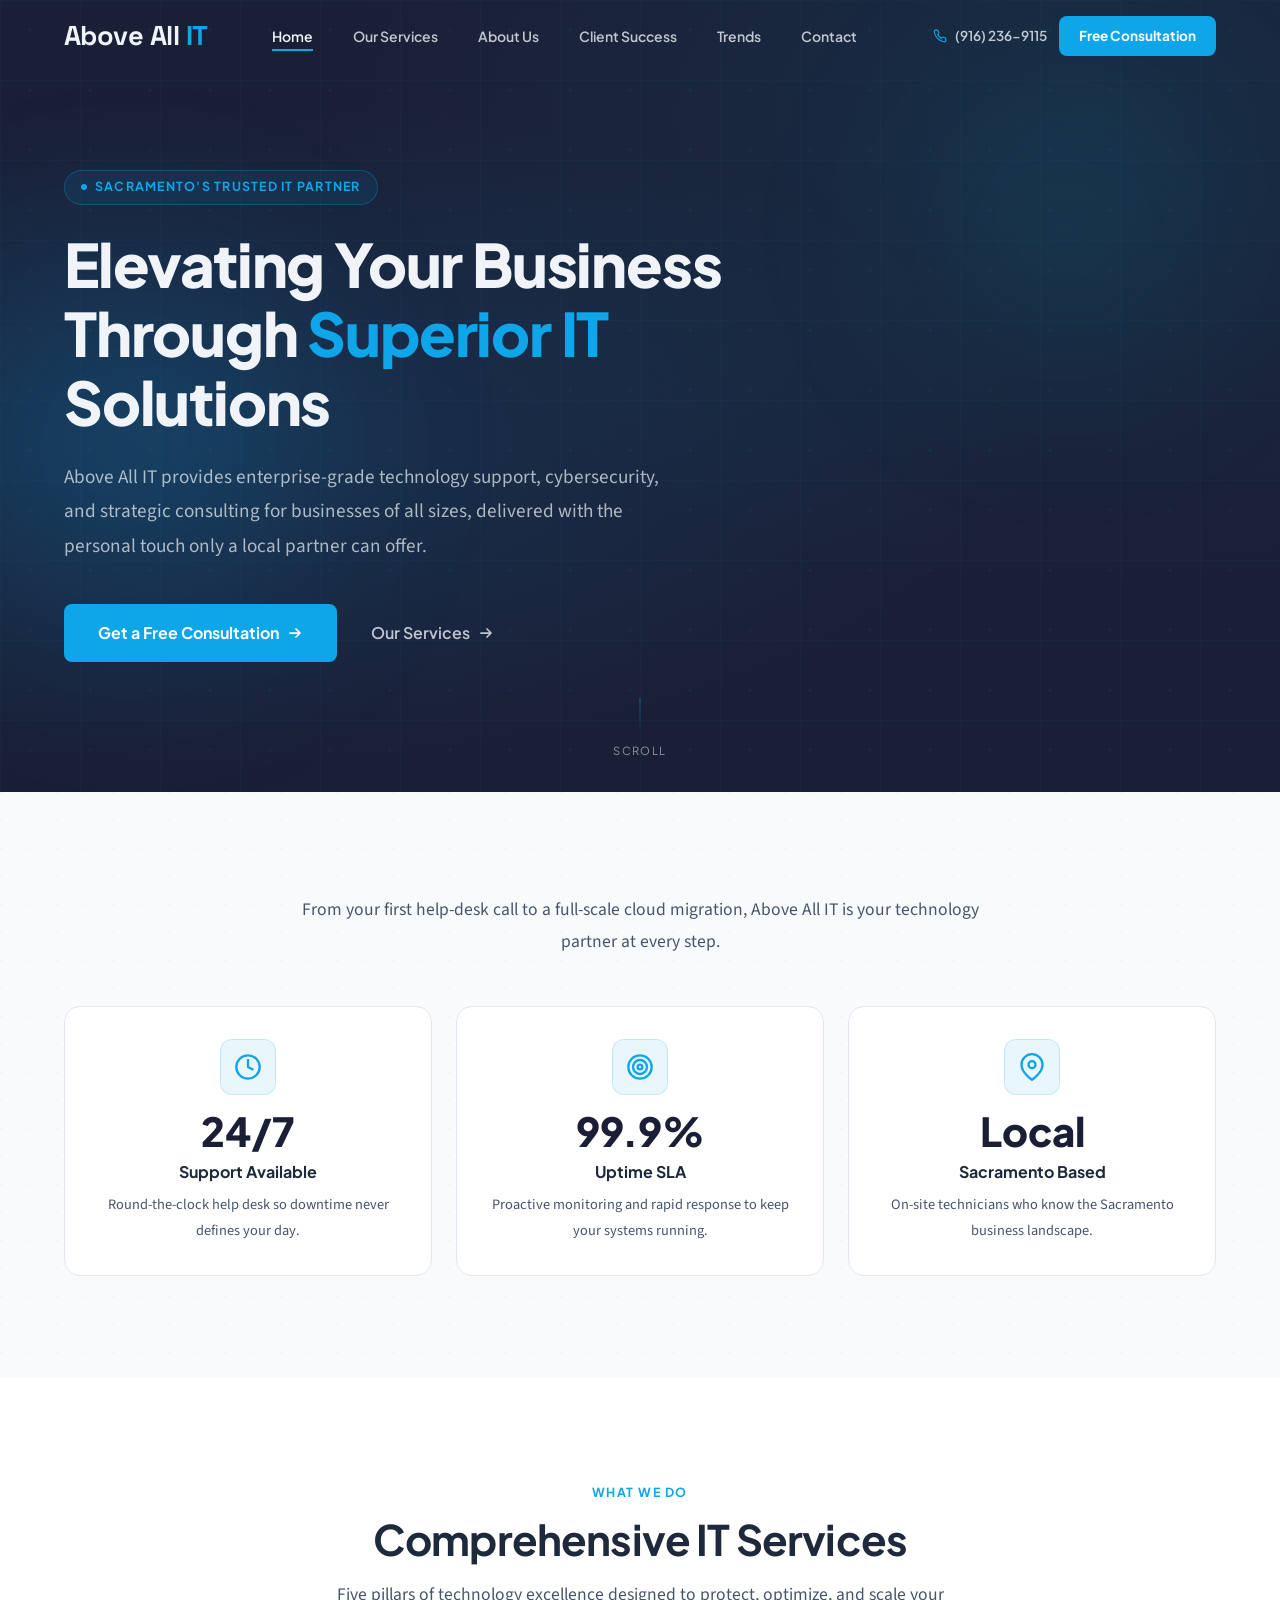
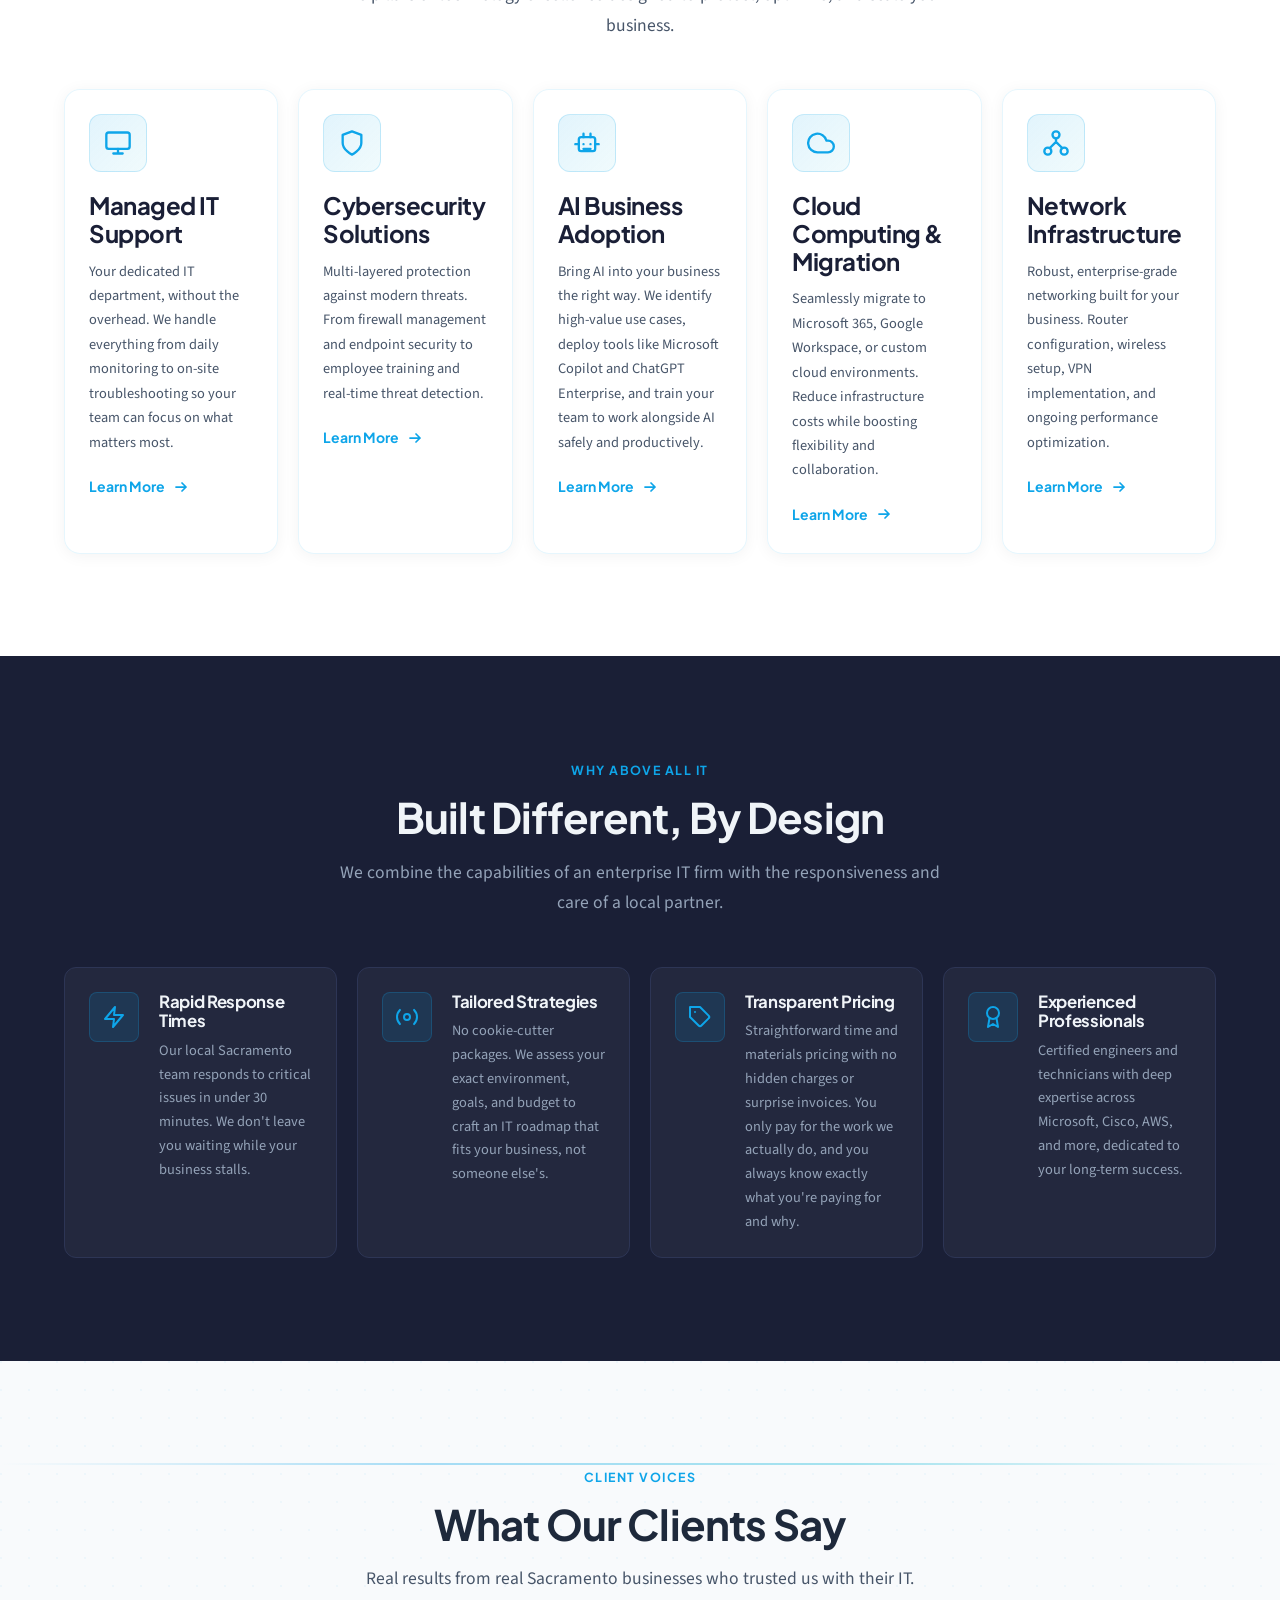
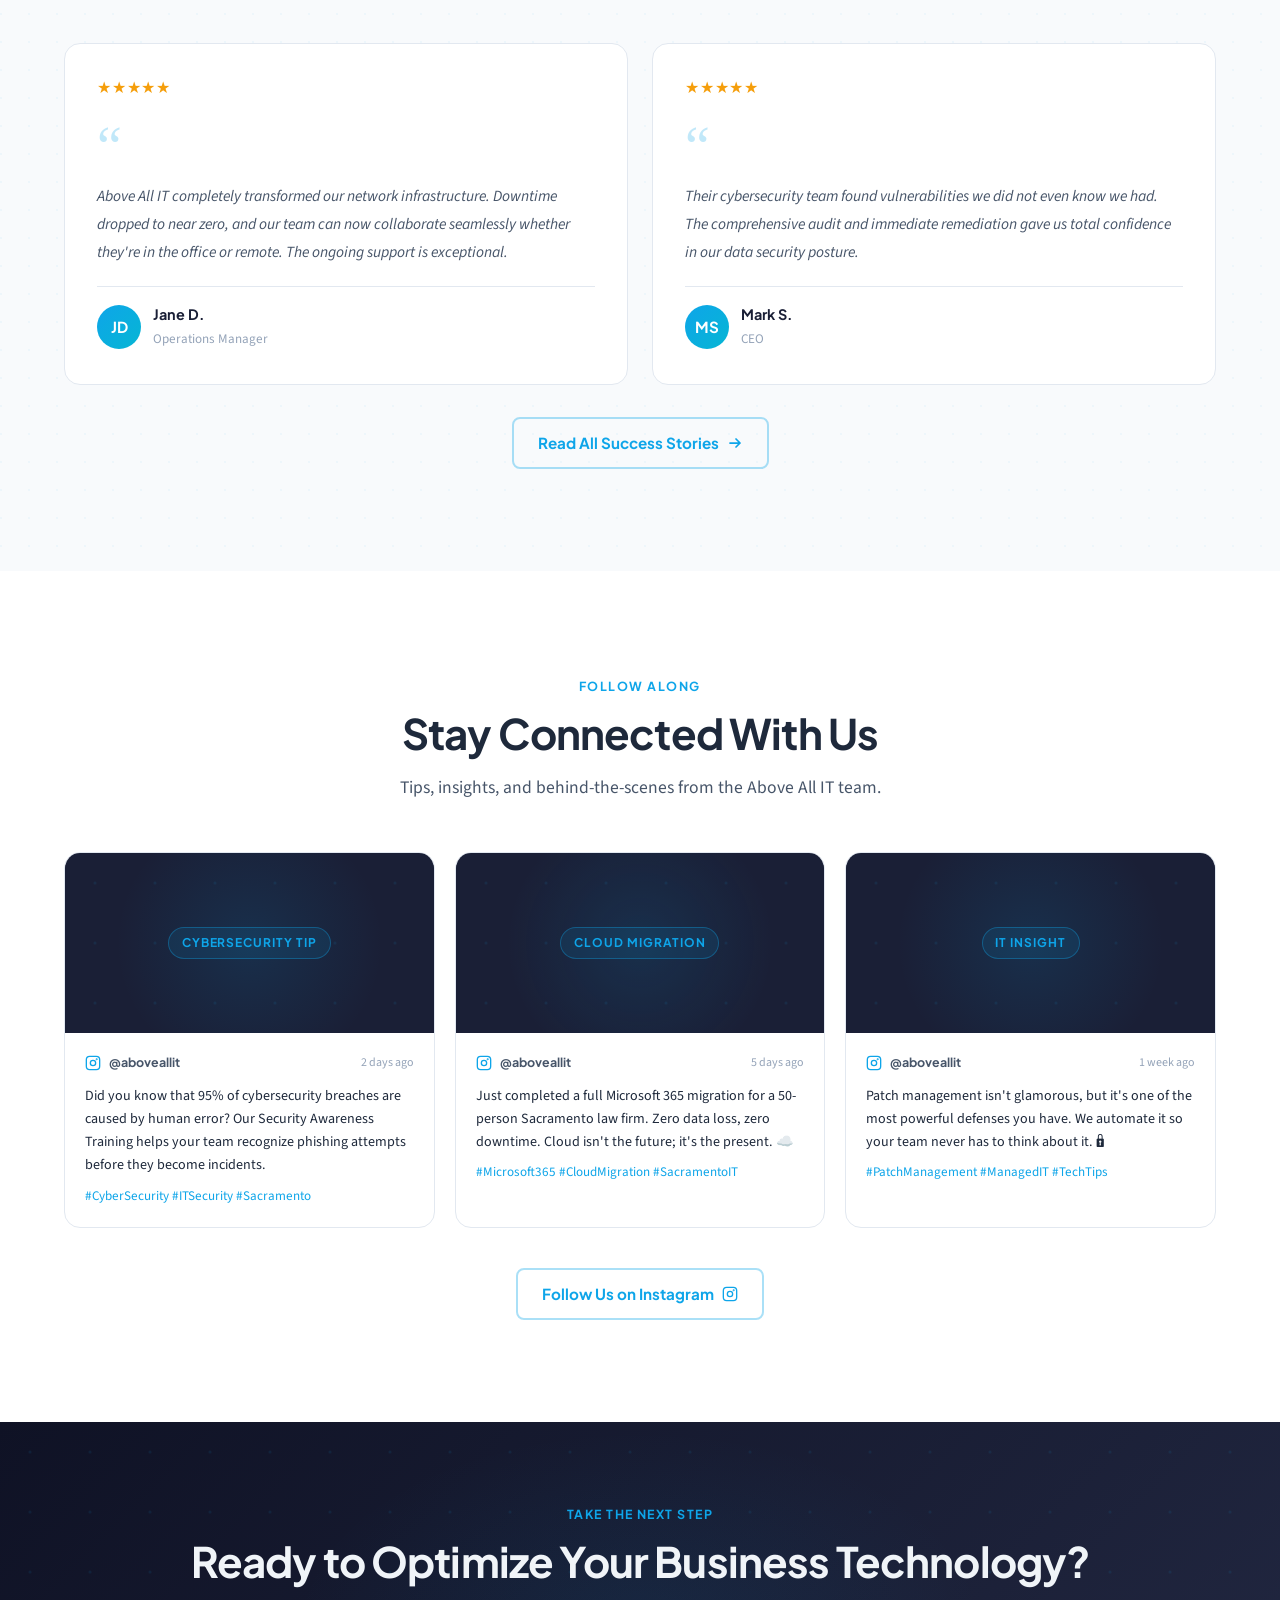
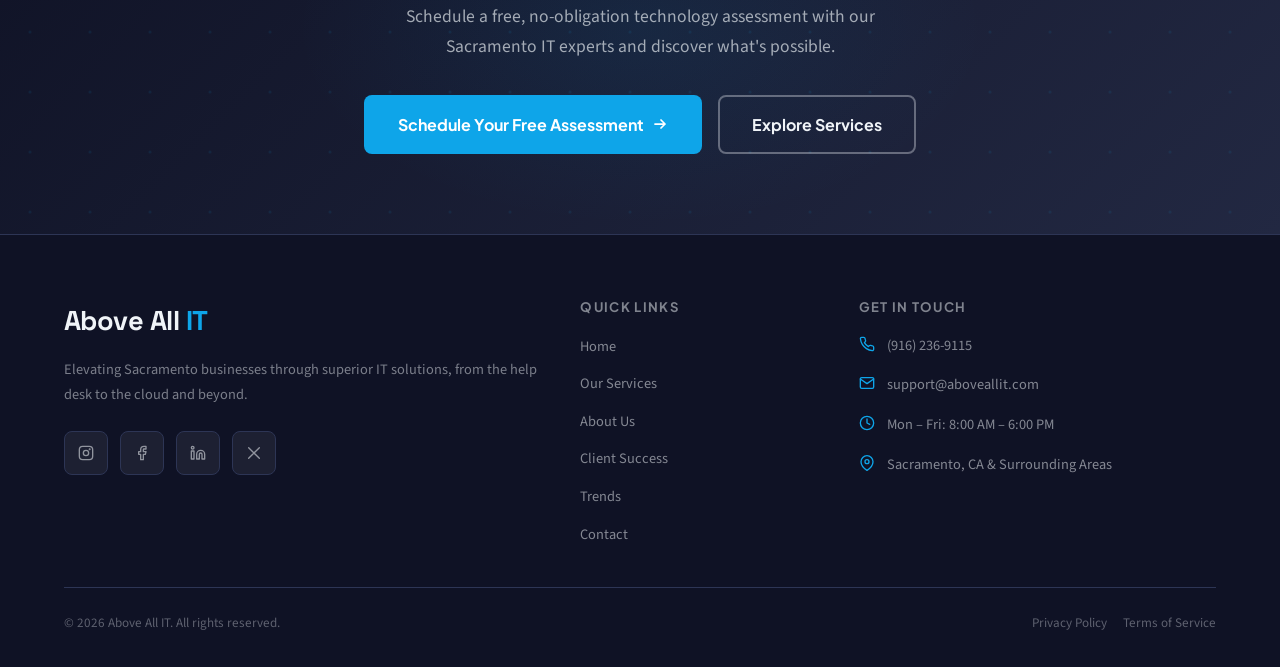
<file: index.html>
<!DOCTYPE html>
<html lang="en">
<head>
  <meta charset="UTF-8">
  <meta name="viewport" content="width=device-width, initial-scale=1.0">
  <title>Above All IT | IT Consulting &amp; Managed Services — Sacramento, CA</title>
  <meta name="description" content="Above All IT delivers enterprise-grade managed IT support, cybersecurity, cloud computing, and network infrastructure for businesses in Sacramento, CA and surrounding areas.">
  <meta name="keywords" content="IT consulting Sacramento, managed IT services Sacramento, cybersecurity Sacramento, cloud computing Sacramento, network infrastructure, IT support Sacramento CA">
  <meta name="author" content="Above All IT">
  <meta name="robots" content="index, follow">
  <link rel="canonical" href="https://aboveallit.com/">

  <!-- Open Graph -->
  <meta property="og:type" content="website">
  <meta property="og:url" content="https://aboveallit.com/">
  <meta property="og:title" content="Above All IT | IT Consulting &amp; Managed Services — Sacramento, CA">
  <meta property="og:description" content="Enterprise-grade IT support, cybersecurity, cloud computing, and strategic consulting for businesses in Sacramento, CA.">
  <meta property="og:locale" content="en_US">
  <meta property="og:site_name" content="Above All IT">

  <!-- Twitter Card -->
  <meta name="twitter:card" content="summary">
  <meta name="twitter:site" content="@aboveallit">
  <meta name="twitter:title" content="Above All IT | IT Consulting — Sacramento, CA">
  <meta name="twitter:description" content="Enterprise-grade IT support, cybersecurity, cloud computing, and strategic consulting for Sacramento businesses.">

  <!-- Fonts -->
  <link rel="preconnect" href="https://fonts.googleapis.com">
  <link rel="preconnect" href="https://fonts.gstatic.com" crossorigin>
  <link href="https://fonts.googleapis.com/css2?family=Plus+Jakarta+Sans:wght@400;500;600;700;800&family=Space+Grotesk:wght@600;700&family=Source+Sans+3:ital,wght@0,400;0,600;1,400&display=swap" rel="stylesheet">

  <!-- Styles -->
  <link rel="stylesheet" href="css/styles.css">

  <!-- Favicon placeholder -->
  <link rel="icon" type="image/svg+xml" href="images/favicon.svg">

  <!-- JSON-LD: LocalBusiness -->
  <script type="application/ld+json">
  {
    "@context": "https://schema.org",
    "@type": "LocalBusiness",
    "name": "Above All IT",
    "description": "Enterprise-grade IT support, cybersecurity, cloud computing, and strategic consulting for businesses in Sacramento, CA.",
    "url": "https://aboveallit.com",
    "email": "support@aboveallit.com",
    "telephone": "+1-916-236-9115",
    "openingHours": "Mo-Fr 08:00-18:00",
    "areaServed": [
      { "@type": "City", "name": "Sacramento" },
      { "@type": "City", "name": "Elk Grove" },
      { "@type": "City", "name": "Roseville" },
      { "@type": "City", "name": "Folsom" },
      { "@type": "City", "name": "Citrus Heights" },
      { "@type": "City", "name": "Rancho Cordova" }
    ],
    "address": {
      "@type": "PostalAddress",
      "addressLocality": "Sacramento",
      "addressRegion": "CA",
      "addressCountry": "US"
    },
    "sameAs": [
      "https://www.instagram.com/aboveallit",
      "https://www.facebook.com/profile.php?id=61589016171471",
      "https://www.linkedin.com/company/aboveallit",
      "https://twitter.com/aboveallit"
    ]
  }
  </script>
</head>
<body>

  <!-- ===================== NAVIGATION ===================== -->
  <nav id="mainNav" class="nav" aria-label="Main navigation">
    <div class="nav-inner">
      <a href="index.html" class="nav-logo">Above All <span>IT</span></a>

      <ul class="nav-links" role="list">
        <li><a href="index.html">Home</a></li>
        <li><a href="services.html">Our Services</a></li>
        <li><a href="about.html">About Us</a></li>
        <li><a href="success.html">Client Success</a></li>
        <li><a href="trends.html">Trends</a></li>
        <li><a href="contact.html">Contact</a></li>
      </ul>

      <div class="nav-actions">
        <a href="tel:+19162369115" class="nav-phone" aria-label="Call Above All IT at (916) 236-9115">
          <svg width="14" height="14" viewBox="0 0 24 24" fill="none" stroke="currentColor" stroke-width="2" stroke-linecap="round" stroke-linejoin="round" aria-hidden="true"><path d="M22 16.92v3a2 2 0 0 1-2.18 2 19.79 19.79 0 0 1-8.63-3.07 19.5 19.5 0 0 1-6-6 19.79 19.79 0 0 1-3.07-8.67A2 2 0 0 1 4.11 2h3a2 2 0 0 1 2 1.72c.13.96.37 1.9.72 2.81a2 2 0 0 1-.45 2.11L8.09 9.91a16 16 0 0 0 6 6l1.27-1.27a2 2 0 0 1 2.11-.45c.91.35 1.85.59 2.81.72A2 2 0 0 1 22 16.92z"/></svg>
          <span>(916) 236-9115</span>
        </a>
        <a href="contact.html" class="btn-nav">Free Consultation</a>
      </div>

      <button class="nav-hamburger" id="hamburger" aria-label="Toggle menu" aria-expanded="false" aria-controls="mobileMenu">
        <span></span><span></span><span></span>
      </button>
    </div>
  </nav>

  <!-- Mobile Menu -->
  <nav id="mobileMenu" class="nav-mobile" aria-label="Mobile navigation">
    <a href="index.html">Home</a>
    <a href="services.html">Our Services</a>
    <a href="about.html">About Us</a>
    <a href="success.html">Client Success</a>
    <a href="trends.html">Trends</a>
    <a href="contact.html">Contact</a>
    <a href="tel:+19162369115" class="nav-phone-mobile">
      <svg width="16" height="16" viewBox="0 0 24 24" fill="none" stroke="currentColor" stroke-width="2" stroke-linecap="round" stroke-linejoin="round" aria-hidden="true"><path d="M22 16.92v3a2 2 0 0 1-2.18 2 19.79 19.79 0 0 1-8.63-3.07 19.5 19.5 0 0 1-6-6 19.79 19.79 0 0 1-3.07-8.67A2 2 0 0 1 4.11 2h3a2 2 0 0 1 2 1.72c.13.96.37 1.9.72 2.81a2 2 0 0 1-.45 2.11L8.09 9.91a16 16 0 0 0 6 6l1.27-1.27a2 2 0 0 1 2.11-.45c.91.35 1.85.59 2.81.72A2 2 0 0 1 22 16.92z"/></svg>
      Call (916) 236-9115
    </a>
    <a href="contact.html" class="btn-primary">Free Consultation</a>
  </nav>

  <main>

    <!-- ===================== HERO ===================== -->
    <section class="hero" aria-label="Hero">
      <div class="hero-bg" aria-hidden="true"></div>
      <div class="hero-grid" aria-hidden="true"></div>
      <div class="hero-orb hero-orb-1" aria-hidden="true"></div>
      <div class="hero-orb hero-orb-2" aria-hidden="true"></div>

      <div class="container">
        <div class="hero-eyebrow anim-fade-up">
          <span class="pulse-dot" aria-hidden="true"></span>
          Sacramento's Trusted IT Partner
        </div>

        <h1 class="anim-fade-up d1">
          Elevating Your Business<br>
          Through <span class="hero-accent">Superior IT</span> Solutions
        </h1>

        <p class="hero-sub anim-fade-up d2">
          Above All IT provides enterprise-grade technology support, cybersecurity, and strategic consulting for businesses of all sizes, delivered with the personal touch only a local partner can offer.
        </p>

        <div class="hero-ctas anim-fade-up d3">
          <a href="contact.html" class="btn-primary">
            Get a Free Consultation
            <svg width="16" height="16" viewBox="0 0 16 16" fill="none" aria-hidden="true"><path d="M3 8h10M9 4l4 4-4 4" stroke="currentColor" stroke-width="1.75" stroke-linecap="round" stroke-linejoin="round"/></svg>
          </a>
          <a href="services.html" class="btn-outline">
            Our Services
            <svg class="arrow-icon" width="16" height="16" viewBox="0 0 16 16" fill="none" aria-hidden="true"><path d="M3 8h10M9 4l4 4-4 4" stroke="currentColor" stroke-width="1.75" stroke-linecap="round" stroke-linejoin="round"/></svg>
          </a>
        </div>
      </div>

      <div class="hero-scroll-hint" aria-hidden="true">
        <div class="hero-scroll-bar"></div>
        <span>Scroll</span>
      </div>
    </section>

    <!-- ===================== VALUE PROPOSITION ===================== -->
    <section class="section section-light" aria-labelledby="value-heading">
      <div class="container">
        <p class="value-intro reveal">
          From your first help-desk call to a full-scale cloud migration, Above All IT is your technology partner at every step.
        </p>

        <div class="stats-grid stagger-parent">
          <!-- Stat 1 -->
          <div class="stat-card">
            <div class="stat-icon" aria-hidden="true">
              <!-- Clock icon -->
              <svg width="28" height="28" viewBox="0 0 24 24" fill="none" stroke="currentColor" stroke-width="2" stroke-linecap="round" stroke-linejoin="round"><circle cx="12" cy="12" r="10"/><polyline points="12 6 12 12 16 14"/></svg>
            </div>
            <div class="stat-number">24/7</div>
            <div class="stat-name">Support Available</div>
            <p class="stat-desc">Round-the-clock help desk so downtime never defines your day.</p>
          </div>

          <!-- Stat 2 -->
          <div class="stat-card">
            <div class="stat-icon" aria-hidden="true">
              <!-- Target icon -->
              <svg width="28" height="28" viewBox="0 0 24 24" fill="none" stroke="currentColor" stroke-width="2" stroke-linecap="round" stroke-linejoin="round"><circle cx="12" cy="12" r="10"/><circle cx="12" cy="12" r="6"/><circle cx="12" cy="12" r="2"/></svg>
            </div>
            <div class="stat-number">99.9%</div>
            <div class="stat-name">Uptime SLA</div>
            <p class="stat-desc">Proactive monitoring and rapid response to keep your systems running.</p>
          </div>

          <!-- Stat 3 -->
          <div class="stat-card">
            <div class="stat-icon" aria-hidden="true">
              <!-- Map pin icon -->
              <svg width="28" height="28" viewBox="0 0 24 24" fill="none" stroke="currentColor" stroke-width="2" stroke-linecap="round" stroke-linejoin="round"><path d="M21 10c0 7-9 13-9 13s-9-6-9-13a9 9 0 0 1 18 0z"/><circle cx="12" cy="10" r="3"/></svg>
            </div>
            <div class="stat-number">Local</div>
            <div class="stat-name">Sacramento Based</div>
            <p class="stat-desc">On-site technicians who know the Sacramento business landscape.</p>
          </div>
        </div>
      </div>
    </section>

    <!-- ===================== SERVICES OVERVIEW ===================== -->
    <section class="section" id="services-overview" aria-labelledby="services-heading">
      <div class="container">
        <div class="section-header reveal">
          <span class="section-label">What We Do</span>
          <h2 id="services-heading">Comprehensive IT Services</h2>
          <p class="lead">Five pillars of technology excellence designed to protect, optimize, and scale your business.</p>
        </div>

        <div class="services-grid stagger-parent">

          <!-- Card 1: Managed IT -->
          <article class="service-card">
            <div class="svc-icon" aria-hidden="true">
              <svg width="28" height="28" viewBox="0 0 24 24" fill="none" stroke="currentColor" stroke-width="2" stroke-linecap="round" stroke-linejoin="round"><rect x="2" y="3" width="20" height="14" rx="2"/><path d="M8 21h8M12 17v4"/></svg>
            </div>
            <h3>Managed IT Support</h3>
            <p>Your dedicated IT department, without the overhead. We handle everything from daily monitoring to on-site troubleshooting so your team can focus on what matters most.</p>
            <a href="services.html#managed-it" class="link-cta">
              Learn More
              <svg class="arrow-icon" width="16" height="16" viewBox="0 0 16 16" fill="none" aria-hidden="true"><path d="M3 8h10M9 4l4 4-4 4" stroke="currentColor" stroke-width="1.75" stroke-linecap="round" stroke-linejoin="round"/></svg>
            </a>
          </article>

          <!-- Card 2: Cybersecurity -->
          <article class="service-card">
            <div class="svc-icon" aria-hidden="true">
              <svg width="28" height="28" viewBox="0 0 24 24" fill="none" stroke="currentColor" stroke-width="2" stroke-linecap="round" stroke-linejoin="round"><path d="M12 22s8-4 8-10V5l-8-3-8 3v7c0 6 8 10 8 10z"/></svg>
            </div>
            <h3>Cybersecurity Solutions</h3>
            <p>Multi-layered protection against modern threats. From firewall management and endpoint security to employee training and real-time threat detection.</p>
            <a href="services.html#cybersecurity" class="link-cta">
              Learn More
              <svg class="arrow-icon" width="16" height="16" viewBox="0 0 16 16" fill="none" aria-hidden="true"><path d="M3 8h10M9 4l4 4-4 4" stroke="currentColor" stroke-width="1.75" stroke-linecap="round" stroke-linejoin="round"/></svg>
            </a>
          </article>

          <!-- Card 3: AI Business Adoption -->
          <article class="service-card">
            <div class="svc-icon" aria-hidden="true">
              <svg width="28" height="28" viewBox="0 0 24 24" fill="none" stroke="currentColor" stroke-width="2" stroke-linecap="round" stroke-linejoin="round"><rect x="5" y="7" width="14" height="12" rx="2"/><path d="M9 7V4M15 7V4M9 13h.01M15 13h.01M9 17h6M2 13h3M19 13h3"/></svg>
            </div>
            <h3>AI Business Adoption</h3>
            <p>Bring AI into your business the right way. We identify high-value use cases, deploy tools like Microsoft Copilot and ChatGPT Enterprise, and train your team to work alongside AI safely and productively.</p>
            <a href="services.html#ai-adoption" class="link-cta">
              Learn More
              <svg class="arrow-icon" width="16" height="16" viewBox="0 0 16 16" fill="none" aria-hidden="true"><path d="M3 8h10M9 4l4 4-4 4" stroke="currentColor" stroke-width="1.75" stroke-linecap="round" stroke-linejoin="round"/></svg>
            </a>
          </article>

          <!-- Card 4: Cloud -->
          <article class="service-card">
            <div class="svc-icon" aria-hidden="true">
              <svg width="28" height="28" viewBox="0 0 24 24" fill="none" stroke="currentColor" stroke-width="2" stroke-linecap="round" stroke-linejoin="round"><path d="M18 10h-1.26A8 8 0 1 0 9 20h9a5 5 0 0 0 0-10z"/></svg>
            </div>
            <h3>Cloud Computing &amp; Migration</h3>
            <p>Seamlessly migrate to Microsoft 365, Google Workspace, or custom cloud environments. Reduce infrastructure costs while boosting flexibility and collaboration.</p>
            <a href="services.html#cloud" class="link-cta">
              Learn More
              <svg class="arrow-icon" width="16" height="16" viewBox="0 0 16 16" fill="none" aria-hidden="true"><path d="M3 8h10M9 4l4 4-4 4" stroke="currentColor" stroke-width="1.75" stroke-linecap="round" stroke-linejoin="round"/></svg>
            </a>
          </article>

          <!-- Card 5: Network -->
          <article class="service-card">
            <div class="svc-icon" aria-hidden="true">
              <svg width="28" height="28" viewBox="0 0 24 24" fill="none" stroke="currentColor" stroke-width="2" stroke-linecap="round" stroke-linejoin="round"><circle cx="12" cy="5" r="3"/><circle cx="19" cy="19" r="3"/><circle cx="5" cy="19" r="3"/><path d="M12 8v3M12 11l-5.5 5.5M12 11l5.5 5.5"/></svg>
            </div>
            <h3>Network Infrastructure</h3>
            <p>Robust, enterprise-grade networking built for your business. Router configuration, wireless setup, VPN implementation, and ongoing performance optimization.</p>
            <a href="services.html#network" class="link-cta">
              Learn More
              <svg class="arrow-icon" width="16" height="16" viewBox="0 0 16 16" fill="none" aria-hidden="true"><path d="M3 8h10M9 4l4 4-4 4" stroke="currentColor" stroke-width="1.75" stroke-linecap="round" stroke-linejoin="round"/></svg>
            </a>
          </article>

        </div>
      </div>
    </section>

    <!-- ===================== WHY CHOOSE US ===================== -->
    <section class="section section-dark" aria-labelledby="why-heading">
      <div class="container">
        <div class="section-header reveal">
          <span class="section-label">Why Above All IT</span>
          <h2 id="why-heading">Built Different, By Design</h2>
          <p class="lead">We combine the capabilities of an enterprise IT firm with the responsiveness and care of a local partner.</p>
        </div>

        <div class="features-grid stagger-parent">

          <div class="feature-item">
            <div class="feat-icon" aria-hidden="true">
              <!-- Lightning / response -->
              <svg width="24" height="24" viewBox="0 0 24 24" fill="none" stroke="currentColor" stroke-width="2" stroke-linecap="round" stroke-linejoin="round"><polygon points="13 2 3 14 12 14 11 22 21 10 12 10 13 2"/></svg>
            </div>
            <div>
              <h3>Rapid Response Times</h3>
              <p>Our local Sacramento team responds to critical issues in under 30 minutes. We don't leave you waiting while your business stalls.</p>
            </div>
          </div>

          <div class="feature-item">
            <div class="feat-icon" aria-hidden="true">
              <!-- Settings / custom -->
              <svg width="24" height="24" viewBox="0 0 24 24" fill="none" stroke="currentColor" stroke-width="2" stroke-linecap="round" stroke-linejoin="round"><circle cx="12" cy="12" r="3"/><path d="M19.07 4.93a10 10 0 0 1 0 14.14M4.93 4.93a10 10 0 0 0 0 14.14"/></svg>
            </div>
            <div>
              <h3>Tailored Strategies</h3>
              <p>No cookie-cutter packages. We assess your exact environment, goals, and budget to craft an IT roadmap that fits your business, not someone else's.</p>
            </div>
          </div>

          <div class="feature-item">
            <div class="feat-icon" aria-hidden="true">
              <!-- Tag / pricing -->
              <svg width="24" height="24" viewBox="0 0 24 24" fill="none" stroke="currentColor" stroke-width="2" stroke-linecap="round" stroke-linejoin="round"><path d="M20.59 13.41l-7.17 7.17a2 2 0 0 1-2.83 0L2 12V2h10l8.59 8.59a2 2 0 0 1 0 2.82z"/><line x1="7" y1="7" x2="7.01" y2="7"/></svg>
            </div>
            <div>
              <h3>Transparent Pricing</h3>
              <p>Straightforward time and materials pricing with no hidden charges or surprise invoices. You only pay for the work we actually do, and you always know exactly what you're paying for and why.</p>
            </div>
          </div>

          <div class="feature-item">
            <div class="feat-icon" aria-hidden="true">
              <!-- Award / experienced -->
              <svg width="24" height="24" viewBox="0 0 24 24" fill="none" stroke="currentColor" stroke-width="2" stroke-linecap="round" stroke-linejoin="round"><circle cx="12" cy="8" r="6"/><path d="M15.477 12.89L17 22l-5-3-5 3 1.523-9.11"/></svg>
            </div>
            <div>
              <h3>Experienced Professionals</h3>
              <p>Certified engineers and technicians with deep expertise across Microsoft, Cisco, AWS, and more, dedicated to your long-term success.</p>
            </div>
          </div>

        </div>
      </div>
    </section>

    <!-- ===================== TESTIMONIALS ===================== -->
    <section class="section section-light" aria-labelledby="testi-heading">
      <div class="container">
        <div class="section-header reveal">
          <span class="section-label">Client Voices</span>
          <h2 id="testi-heading">What Our Clients Say</h2>
          <p class="lead">Real results from real Sacramento businesses who trusted us with their IT.</p>
        </div>

        <div class="testimonials-grid stagger-parent">

          <div class="testi-card">
            <div class="testi-stars" aria-label="5 out of 5 stars">★★★★★</div>
            <div class="testi-quote-mark" aria-hidden="true">&ldquo;</div>
            <blockquote>
              Above All IT completely transformed our network infrastructure. Downtime dropped to near zero, and our team can now collaborate seamlessly whether they're in the office or remote. The ongoing support is exceptional.
            </blockquote>
            <div class="testi-author">
              <div class="avatar" aria-hidden="true">JD</div>
              <div class="testi-meta">
                <strong>Jane D.</strong>
                <span>Operations Manager</span>
              </div>
            </div>
          </div>

          <div class="testi-card">
            <div class="testi-stars" aria-label="5 out of 5 stars">★★★★★</div>
            <div class="testi-quote-mark" aria-hidden="true">&ldquo;</div>
            <blockquote>
              Their cybersecurity team found vulnerabilities we did not even know we had. The comprehensive audit and immediate remediation gave us total confidence in our data security posture.
            </blockquote>
            <div class="testi-author">
              <div class="avatar" aria-hidden="true">MS</div>
              <div class="testi-meta">
                <strong>Mark S.</strong>
                <span>CEO</span>
              </div>
            </div>
          </div>

        </div>

        <div class="testi-center reveal">
          <a href="success.html" class="btn-ghost">
            Read All Success Stories
            <svg class="arrow-icon" width="16" height="16" viewBox="0 0 16 16" fill="none" aria-hidden="true"><path d="M3 8h10M9 4l4 4-4 4" stroke="currentColor" stroke-width="1.75" stroke-linecap="round" stroke-linejoin="round"/></svg>
          </a>
        </div>
      </div>
    </section>

    <!-- ===================== SOCIAL FEED ===================== -->
    <!--
      Social Feed: To embed live Instagram posts, replace this section's
      placeholder cards with the Instagram Basic Display API oEmbed snippets
      or a third-party embed service (e.g., Behold.so, EmbedSocial).
      Example oEmbed endpoint: https://graph.facebook.com/v18.0/instagram_oembed?url=POST_URL&access_token=TOKEN
    -->
    <section class="section" aria-labelledby="social-heading">
      <div class="container">
        <div class="section-header reveal">
          <span class="section-label">Follow Along</span>
          <h2 id="social-heading">Stay Connected With Us</h2>
          <p class="lead">Tips, insights, and behind-the-scenes from the Above All IT team.</p>
        </div>

        <div class="social-grid stagger-parent">

          <!-- Post 1 -->
          <div class="social-card">
            <div class="social-img" aria-hidden="true">
              <div class="social-img-tag">Cybersecurity Tip</div>
            </div>
            <div class="social-body">
              <div class="social-header">
                <div class="social-platform">
                  <!-- Instagram icon -->
                  <svg width="16" height="16" viewBox="0 0 24 24" fill="none" stroke="currentColor" stroke-width="2" stroke-linecap="round" stroke-linejoin="round" aria-hidden="true"><rect x="2" y="2" width="20" height="20" rx="5"/><circle cx="12" cy="12" r="4"/><circle cx="17.5" cy="6.5" r=".5" fill="currentColor"/></svg>
                  @aboveallit
                </div>
                <span class="social-date">2 days ago</span>
              </div>
              <p>Did you know that 95% of cybersecurity breaches are caused by human error? Our Security Awareness Training helps your team recognize phishing attempts before they become incidents.</p>
              <div class="social-hashtags">#CyberSecurity #ITSecurity #Sacramento</div>
            </div>
          </div>

          <!-- Post 2 -->
          <div class="social-card">
            <div class="social-img" aria-hidden="true">
              <div class="social-img-tag">Cloud Migration</div>
            </div>
            <div class="social-body">
              <div class="social-header">
                <div class="social-platform">
                  <svg width="16" height="16" viewBox="0 0 24 24" fill="none" stroke="currentColor" stroke-width="2" stroke-linecap="round" stroke-linejoin="round" aria-hidden="true"><rect x="2" y="2" width="20" height="20" rx="5"/><circle cx="12" cy="12" r="4"/><circle cx="17.5" cy="6.5" r=".5" fill="currentColor"/></svg>
                  @aboveallit
                </div>
                <span class="social-date">5 days ago</span>
              </div>
              <p>Just completed a full Microsoft 365 migration for a 50-person Sacramento law firm. Zero data loss, zero downtime. Cloud isn't the future; it's the present. ☁️</p>
              <div class="social-hashtags">#Microsoft365 #CloudMigration #SacramentoIT</div>
            </div>
          </div>

          <!-- Post 3 -->
          <div class="social-card">
            <div class="social-img" aria-hidden="true">
              <div class="social-img-tag">IT Insight</div>
            </div>
            <div class="social-body">
              <div class="social-header">
                <div class="social-platform">
                  <svg width="16" height="16" viewBox="0 0 24 24" fill="none" stroke="currentColor" stroke-width="2" stroke-linecap="round" stroke-linejoin="round" aria-hidden="true"><rect x="2" y="2" width="20" height="20" rx="5"/><circle cx="12" cy="12" r="4"/><circle cx="17.5" cy="6.5" r=".5" fill="currentColor"/></svg>
                  @aboveallit
                </div>
                <span class="social-date">1 week ago</span>
              </div>
              <p>Patch management isn't glamorous, but it's one of the most powerful defenses you have. We automate it so your team never has to think about it. 🔒</p>
              <div class="social-hashtags">#PatchManagement #ManagedIT #TechTips</div>
            </div>
          </div>

        </div>

        <div class="social-follow reveal">
          <a href="https://www.instagram.com/aboveallit/" target="_blank" rel="noopener" class="btn-ghost" aria-label="Follow Above All IT on Instagram (opens social profile)">
            Follow Us on Instagram
            <svg width="16" height="16" viewBox="0 0 24 24" fill="none" stroke="currentColor" stroke-width="2" stroke-linecap="round" stroke-linejoin="round" aria-hidden="true"><rect x="2" y="2" width="20" height="20" rx="5"/><circle cx="12" cy="12" r="4"/><circle cx="17.5" cy="6.5" r=".5" fill="currentColor"/></svg>
          </a>
        </div>
      </div>
    </section>

    <!-- ===================== CTA BANNER ===================== -->
    <section class="cta-banner" aria-labelledby="cta-heading">
      <div class="container">
        <div class="reveal">
          <span class="section-label">Take the Next Step</span>
          <h2 id="cta-heading">Ready to Optimize Your Business Technology?</h2>
          <p class="lead">Schedule a free, no-obligation technology assessment with our Sacramento IT experts and discover what's possible.</p>
          <div class="cta-banner-btns">
            <a href="contact.html" class="btn-primary">
              Schedule Your Free Assessment
              <svg class="arrow-icon" width="16" height="16" viewBox="0 0 16 16" fill="none" aria-hidden="true"><path d="M3 8h10M9 4l4 4-4 4" stroke="currentColor" stroke-width="1.75" stroke-linecap="round" stroke-linejoin="round"/></svg>
            </a>
            <a href="services.html" class="btn-outline">Explore Services</a>
          </div>
        </div>
      </div>
    </section>

  </main>

  <!-- ===================== FOOTER ===================== -->
  <footer class="footer" role="contentinfo">
    <div class="container">
      <div class="footer-grid">

        <!-- Column 1: Brand -->
        <div class="footer-col">
          <a href="index.html" class="footer-logo">Above All <span>IT</span></a>
          <p class="footer-tagline">Elevating Sacramento businesses through superior IT solutions, from the help desk to the cloud and beyond.</p>
          <div class="footer-social">
            <a href="https://www.instagram.com/aboveallit/" target="_blank" rel="noopener" class="social-btn" aria-label="Follow Above All IT on Instagram">
              <svg width="16" height="16" viewBox="0 0 24 24" fill="none" stroke="currentColor" stroke-width="2" stroke-linecap="round" stroke-linejoin="round" aria-hidden="true"><rect x="2" y="2" width="20" height="20" rx="5"/><circle cx="12" cy="12" r="4"/><circle cx="17.5" cy="6.5" r=".5" fill="currentColor"/></svg>
            </a>
            <a href="https://www.facebook.com/profile.php?id=61589016171471" class="social-btn" aria-label="Follow Above All IT on Facebook">
              <svg width="16" height="16" viewBox="0 0 24 24" fill="none" stroke="currentColor" stroke-width="2" stroke-linecap="round" stroke-linejoin="round" aria-hidden="true"><path d="M18 2h-3a5 5 0 0 0-5 5v3H7v4h3v8h4v-8h3l1-4h-4V7a1 1 0 0 1 1-1h3z"/></svg>
            </a>
            <a href="#" class="social-btn" aria-label="Follow Above All IT on LinkedIn">
              <svg width="16" height="16" viewBox="0 0 24 24" fill="none" stroke="currentColor" stroke-width="2" stroke-linecap="round" stroke-linejoin="round" aria-hidden="true"><path d="M16 8a6 6 0 0 1 6 6v7h-4v-7a2 2 0 0 0-2-2 2 2 0 0 0-2 2v7h-4v-7a6 6 0 0 1 6-6z"/><rect x="2" y="9" width="4" height="12"/><circle cx="4" cy="4" r="2"/></svg>
            </a>
            <a href="#" class="social-btn" aria-label="Follow Above All IT on X (Twitter)">
              <svg width="16" height="16" viewBox="0 0 24 24" fill="none" stroke="currentColor" stroke-width="2" stroke-linecap="round" stroke-linejoin="round" aria-hidden="true"><path d="M4 4l16 16M4 20L20 4"/></svg>
            </a>
          </div>
        </div>

        <!-- Column 2: Quick Links -->
        <div class="footer-col">
          <h4>Quick Links</h4>
          <ul class="footer-links" role="list">
            <li><a href="index.html">Home</a></li>
            <li><a href="services.html">Our Services</a></li>
            <li><a href="about.html">About Us</a></li>
            <li><a href="success.html">Client Success</a></li>
            <li><a href="trends.html">Trends</a></li>
            <li><a href="contact.html">Contact</a></li>
          </ul>
        </div>

        <!-- Column 3: Contact -->
        <div class="footer-col">
          <h4>Get In Touch</h4>
          <div class="footer-contact-item">
            <svg width="16" height="16" viewBox="0 0 24 24" fill="none" stroke="currentColor" stroke-width="2" stroke-linecap="round" stroke-linejoin="round" aria-hidden="true"><path d="M22 16.92v3a2 2 0 0 1-2.18 2 19.79 19.79 0 0 1-8.63-3.07 19.5 19.5 0 0 1-6-6 19.79 19.79 0 0 1-3.07-8.67A2 2 0 0 1 4.11 2h3a2 2 0 0 1 2 1.72c.13.96.37 1.9.72 2.81a2 2 0 0 1-.45 2.11L8.09 9.91a16 16 0 0 0 6 6l1.27-1.27a2 2 0 0 1 2.11-.45c.91.35 1.85.59 2.81.72A2 2 0 0 1 22 16.92z"/></svg>
            <span><a href="tel:+19162369115" style="color:inherit;">(916) 236-9115</a></span>
          </div>
          <div class="footer-contact-item">
            <svg width="16" height="16" viewBox="0 0 24 24" fill="none" stroke="currentColor" stroke-width="2" stroke-linecap="round" stroke-linejoin="round" aria-hidden="true"><path d="M4 4h16c1.1 0 2 .9 2 2v12c0 1.1-.9 2-2 2H4c-1.1 0-2-.9-2-2V6c0-1.1.9-2 2-2z"/><polyline points="22,6 12,13 2,6"/></svg>
            <span><a href="mailto:support@aboveallit.com" style="color:inherit;">support@aboveallit.com</a></span>
          </div>
          <div class="footer-contact-item">
            <svg width="16" height="16" viewBox="0 0 24 24" fill="none" stroke="currentColor" stroke-width="2" stroke-linecap="round" stroke-linejoin="round" aria-hidden="true"><circle cx="12" cy="12" r="10"/><polyline points="12 6 12 12 16 14"/></svg>
            <span>Mon – Fri: 8:00 AM – 6:00 PM</span>
          </div>
          <div class="footer-contact-item">
            <svg width="16" height="16" viewBox="0 0 24 24" fill="none" stroke="currentColor" stroke-width="2" stroke-linecap="round" stroke-linejoin="round" aria-hidden="true"><path d="M21 10c0 7-9 13-9 13s-9-6-9-13a9 9 0 0 1 18 0z"/><circle cx="12" cy="10" r="3"/></svg>
            <span>Sacramento, CA &amp; Surrounding Areas</span>
          </div>
        </div>

      </div>

      <div class="footer-bottom">
        <p>&copy; 2026 Above All IT. All rights reserved.</p>
        <div class="footer-legal">
          <a href="privacy.html">Privacy Policy</a>
          <a href="terms.html">Terms of Service</a>
        </div>
      </div>
    </div>
  </footer>

  <script src="js/main.js"></script>
</body>
</html>
</file>
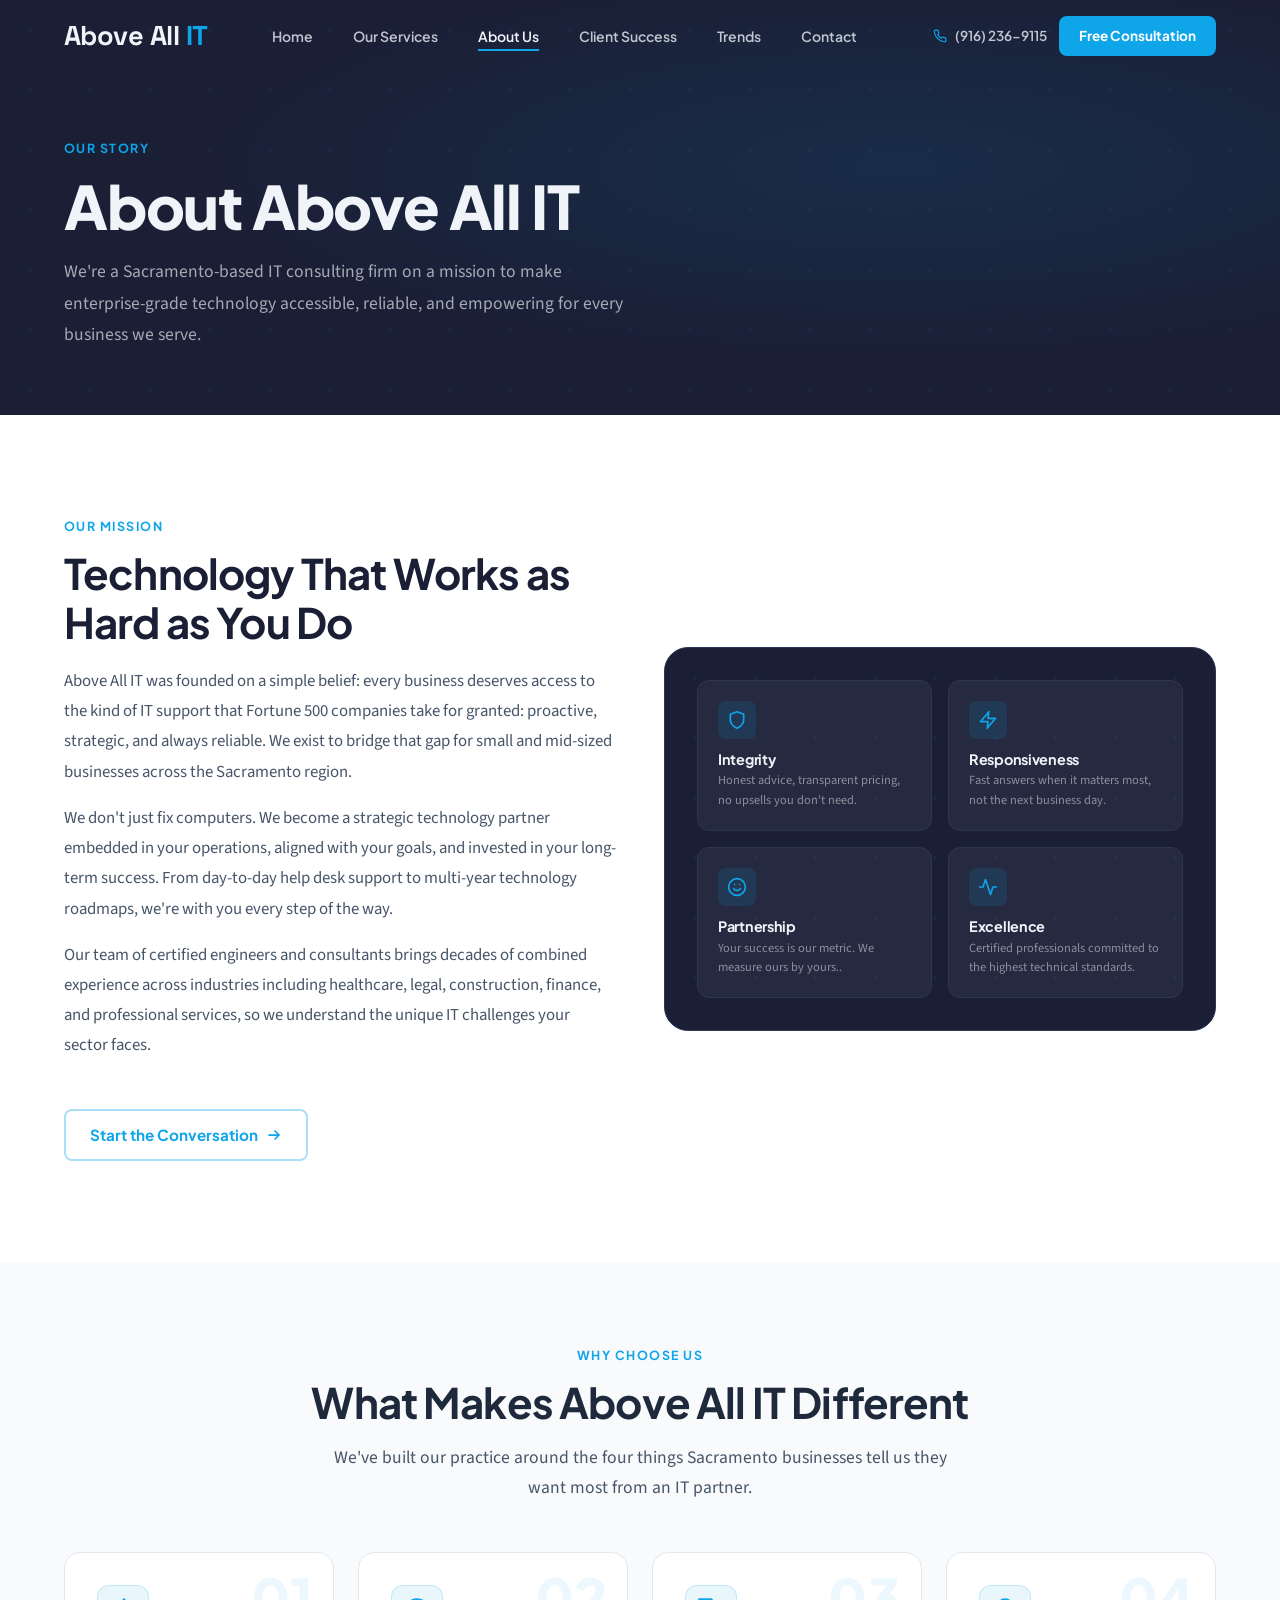
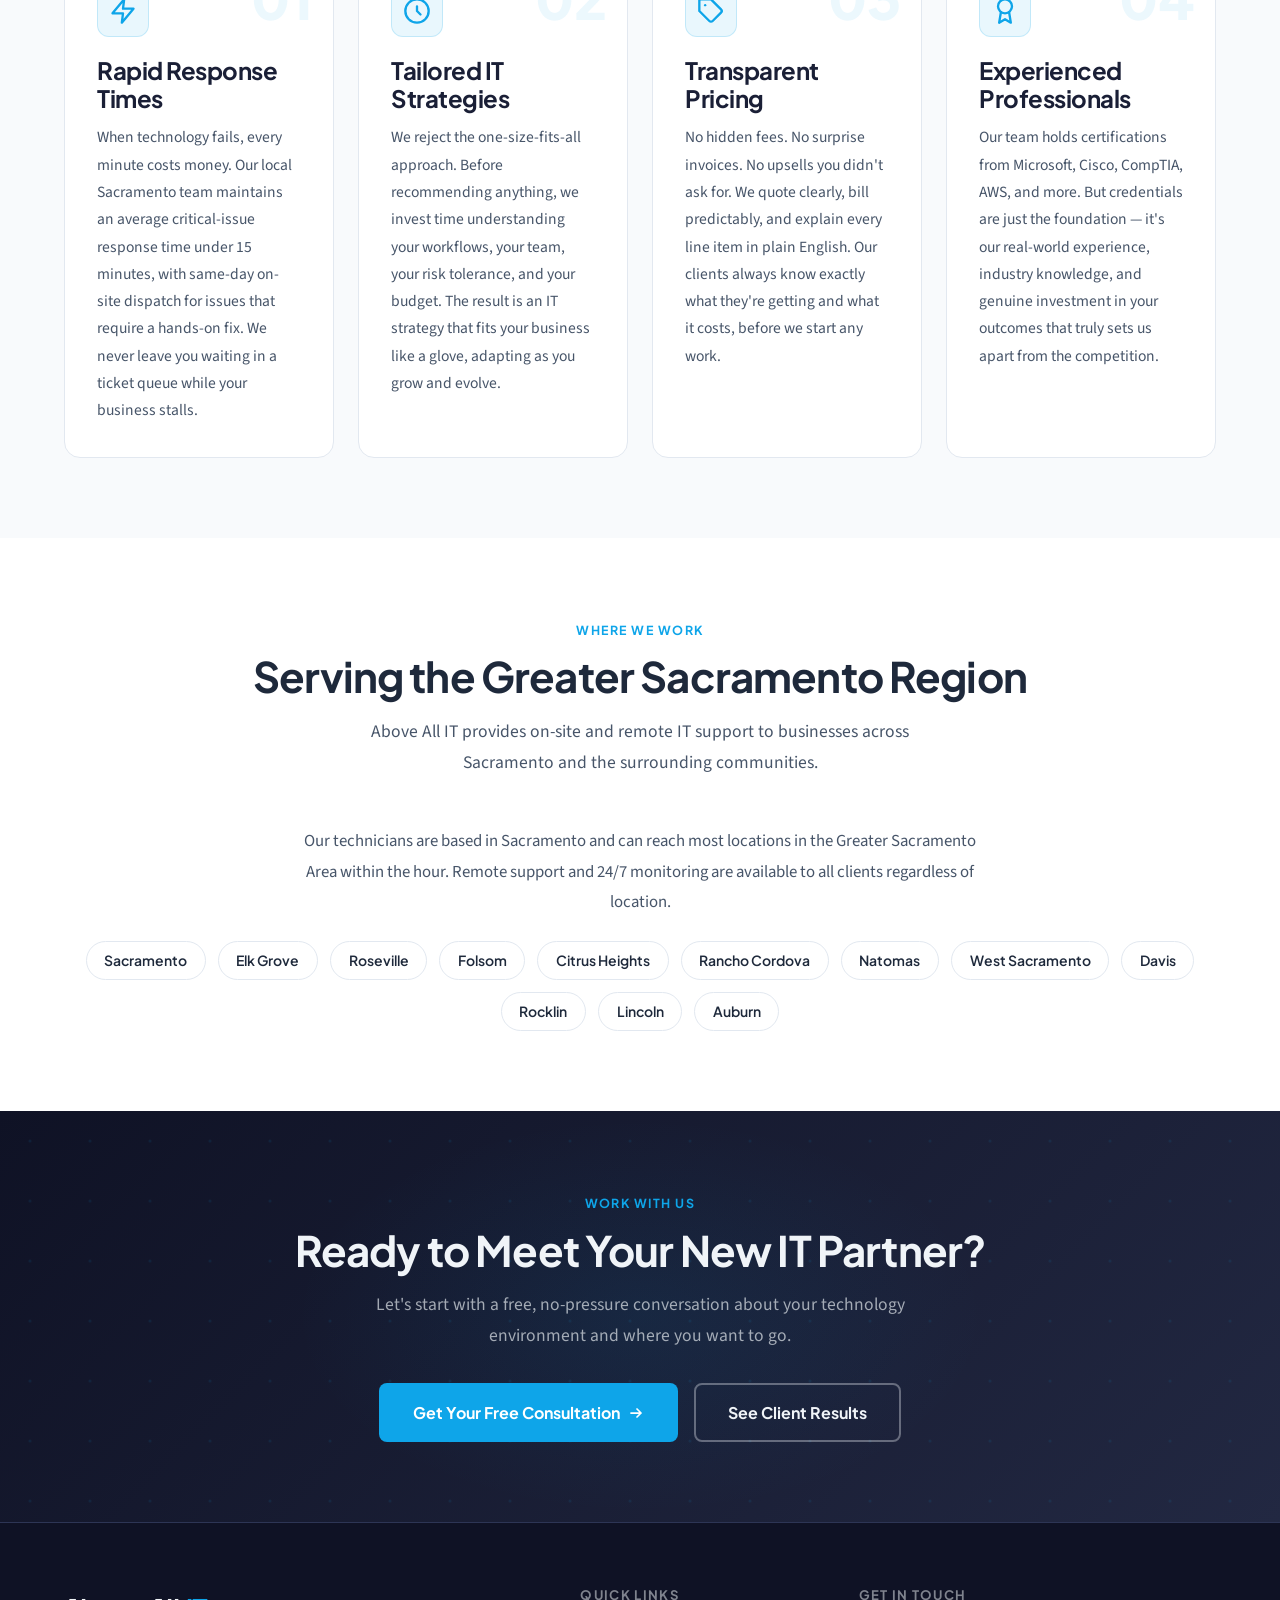
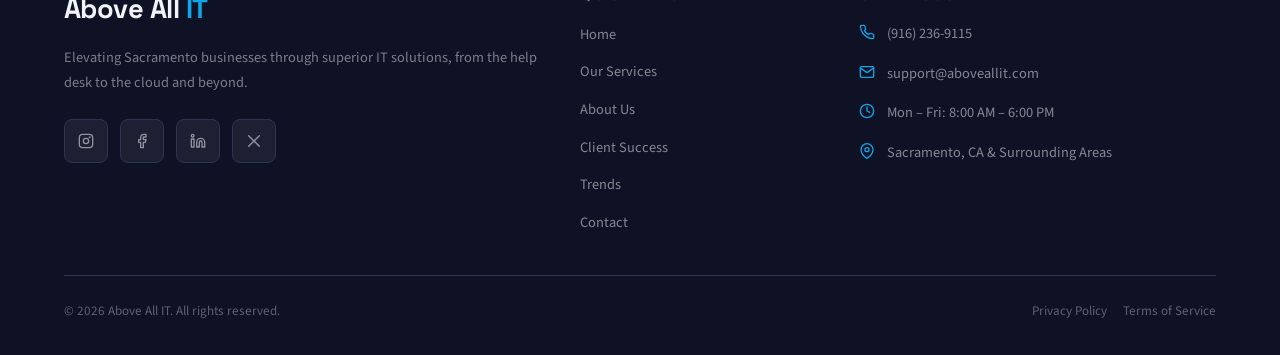
<file: about.html>
<!DOCTYPE html>
<html lang="en">
<head>
  <meta charset="UTF-8">
  <meta name="viewport" content="width=device-width, initial-scale=1.0">
  <title>About Us | Above All IT — Sacramento IT Consulting</title>
  <meta name="description" content="Learn about Above All IT — Sacramento's dedicated IT partner. Our mission, values, team approach, and service area across the Greater Sacramento region.">
  <meta name="keywords" content="About Above All IT, Sacramento IT company, IT consulting firm Sacramento, managed IT Sacramento team">
  <meta name="author" content="Above All IT">
  <meta name="robots" content="index, follow">
  <link rel="canonical" href="https://aboveallit.com/about.html">

  <!-- Open Graph -->
  <meta property="og:type" content="website">
  <meta property="og:url" content="https://aboveallit.com/about.html">
  <meta property="og:title" content="About Us | Above All IT — Sacramento IT Consulting">
  <meta property="og:description" content="Meet the team behind Sacramento's trusted IT partner. Learn about our mission, values, and commitment to your business technology.">
  <meta property="og:site_name" content="Above All IT">

  <!-- Twitter Card -->
  <meta name="twitter:card" content="summary">
  <meta name="twitter:site" content="@aboveallit">
  <meta name="twitter:title" content="About Us | Above All IT">
  <meta name="twitter:description" content="Sacramento's dedicated IT partner — learn about our mission, values, and service area.">

  <!-- Fonts -->
  <link rel="preconnect" href="https://fonts.googleapis.com">
  <link rel="preconnect" href="https://fonts.gstatic.com" crossorigin>
  <link href="https://fonts.googleapis.com/css2?family=Plus+Jakarta+Sans:wght@400;500;600;700;800&family=Space+Grotesk:wght@600;700&family=Source+Sans+3:ital,wght@0,400;0,600;1,400&display=swap" rel="stylesheet">

  <link rel="stylesheet" href="css/styles.css">
  <link rel="icon" type="image/svg+xml" href="images/favicon.svg">
</head>
<body>

  <!-- ===================== NAVIGATION ===================== -->
  <nav id="mainNav" class="nav scrolled" aria-label="Main navigation">
    <div class="nav-inner">
      <a href="index.html" class="nav-logo">Above All <span>IT</span></a>
      <ul class="nav-links" role="list">
        <li><a href="index.html">Home</a></li>
        <li><a href="services.html">Our Services</a></li>
        <li><a href="about.html">About Us</a></li>
        <li><a href="success.html">Client Success</a></li>
        <li><a href="trends.html">Trends</a></li>
        <li><a href="contact.html">Contact</a></li>
      </ul>
      <div class="nav-actions">
        <a href="tel:+19162369115" class="nav-phone" aria-label="Call Above All IT at (916) 236-9115">
          <svg width="14" height="14" viewBox="0 0 24 24" fill="none" stroke="currentColor" stroke-width="2" stroke-linecap="round" stroke-linejoin="round" aria-hidden="true"><path d="M22 16.92v3a2 2 0 0 1-2.18 2 19.79 19.79 0 0 1-8.63-3.07 19.5 19.5 0 0 1-6-6 19.79 19.79 0 0 1-3.07-8.67A2 2 0 0 1 4.11 2h3a2 2 0 0 1 2 1.72c.13.96.37 1.9.72 2.81a2 2 0 0 1-.45 2.11L8.09 9.91a16 16 0 0 0 6 6l1.27-1.27a2 2 0 0 1 2.11-.45c.91.35 1.85.59 2.81.72A2 2 0 0 1 22 16.92z"/></svg>
          <span>(916) 236-9115</span>
        </a>
        <a href="contact.html" class="btn-nav">Free Consultation</a>
      </div>
      <button class="nav-hamburger" id="hamburger" aria-label="Toggle menu" aria-expanded="false" aria-controls="mobileMenu">
        <span></span><span></span><span></span>
      </button>
    </div>
  </nav>

  <nav id="mobileMenu" class="nav-mobile" aria-label="Mobile navigation">
    <a href="index.html">Home</a>
    <a href="services.html">Our Services</a>
    <a href="about.html">About Us</a>
    <a href="success.html">Client Success</a>
    <a href="trends.html">Trends</a>
    <a href="contact.html">Contact</a>
    <a href="tel:+19162369115" class="nav-phone-mobile">
      <svg width="16" height="16" viewBox="0 0 24 24" fill="none" stroke="currentColor" stroke-width="2" stroke-linecap="round" stroke-linejoin="round" aria-hidden="true"><path d="M22 16.92v3a2 2 0 0 1-2.18 2 19.79 19.79 0 0 1-8.63-3.07 19.5 19.5 0 0 1-6-6 19.79 19.79 0 0 1-3.07-8.67A2 2 0 0 1 4.11 2h3a2 2 0 0 1 2 1.72c.13.96.37 1.9.72 2.81a2 2 0 0 1-.45 2.11L8.09 9.91a16 16 0 0 0 6 6l1.27-1.27a2 2 0 0 1 2.11-.45c.91.35 1.85.59 2.81.72A2 2 0 0 1 22 16.92z"/></svg>
      Call (916) 236-9115
    </a>
    <a href="contact.html" class="btn-primary">Free Consultation</a>
  </nav>

  <main>

    <!-- ===================== PAGE HERO ===================== -->
    <header class="page-hero" aria-labelledby="page-title">
      <div class="container">
        <span class="section-label anim-fade-up">Our Story</span>
        <h1 id="page-title" class="anim-fade-up d1">About Above All IT</h1>
        <p class="lead anim-fade-up d2">We're a Sacramento-based IT consulting firm on a mission to make enterprise-grade technology accessible, reliable, and empowering for every business we serve.</p>
      </div>
    </header>

    <!-- ===================== MISSION ===================== -->
    <section class="section" aria-labelledby="mission-heading">
      <div class="container">
        <div class="mission-grid">

          <div class="mission-content reveal">
            <span class="section-label">Our Mission</span>
            <h2 id="mission-heading">Technology That Works as Hard as You Do</h2>
            <p>Above All IT was founded on a simple belief: every business deserves access to the kind of IT support that Fortune 500 companies take for granted: proactive, strategic, and always reliable. We exist to bridge that gap for small and mid-sized businesses across the Sacramento region.</p>
            <p>We don't just fix computers. We become a strategic technology partner embedded in your operations, aligned with your goals, and invested in your long-term success. From day-to-day help desk support to multi-year technology roadmaps, we're with you every step of the way.</p>
            <p>Our team of certified engineers and consultants brings decades of combined experience across industries including healthcare, legal, construction, finance, and professional services, so we understand the unique IT challenges your sector faces.</p>
            <a href="contact.html" class="btn-ghost mt-8">
              Start the Conversation
              <svg class="arrow-icon" width="16" height="16" viewBox="0 0 16 16" fill="none" aria-hidden="true"><path d="M3 8h10M9 4l4 4-4 4" stroke="currentColor" stroke-width="1.75" stroke-linecap="round" stroke-linejoin="round"/></svg>
            </a>
          </div>

          <div class="mission-visual reveal">
            <div class="values-grid">
              <div class="value-tile">
                <div class="value-tile-icon" aria-hidden="true">
                  <svg width="20" height="20" viewBox="0 0 24 24" fill="none" stroke="currentColor" stroke-width="2" stroke-linecap="round" stroke-linejoin="round"><path d="M12 22s8-4 8-10V5l-8-3-8 3v7c0 6 8 10 8 10z"/></svg>
                </div>
                <h4>Integrity</h4>
                <p>Honest advice, transparent pricing, no upsells you don't need.</p>
              </div>
              <div class="value-tile">
                <div class="value-tile-icon" aria-hidden="true">
                  <svg width="20" height="20" viewBox="0 0 24 24" fill="none" stroke="currentColor" stroke-width="2" stroke-linecap="round" stroke-linejoin="round"><polygon points="13 2 3 14 12 14 11 22 21 10 12 10 13 2"/></svg>
                </div>
                <h4>Responsiveness</h4>
                <p>Fast answers when it matters most, not the next business day.</p>
              </div>
              <div class="value-tile">
                <div class="value-tile-icon" aria-hidden="true">
                  <svg width="20" height="20" viewBox="0 0 24 24" fill="none" stroke="currentColor" stroke-width="2" stroke-linecap="round" stroke-linejoin="round"><circle cx="12" cy="12" r="10"/><path d="M8 14s1.5 2 4 2 4-2 4-2"/><line x1="9" y1="9" x2="9.01" y2="9"/><line x1="15" y1="9" x2="15.01" y2="9"/></svg>
                </div>
                <h4>Partnership</h4>
                <p>Your success is our metric. We measure ours by yours..</p>
              </div>
              <div class="value-tile">
                <div class="value-tile-icon" aria-hidden="true">
                  <svg width="20" height="20" viewBox="0 0 24 24" fill="none" stroke="currentColor" stroke-width="2" stroke-linecap="round" stroke-linejoin="round"><polyline points="22 12 18 12 15 21 9 3 6 12 2 12"/></svg>
                </div>
                <h4>Excellence</h4>
                <p>Certified professionals committed to the highest technical standards.</p>
              </div>
            </div>
          </div>

        </div>
      </div>
    </section>

    <!-- ===================== WHY WE'RE DIFFERENT ===================== -->
    <section class="differentiators" aria-labelledby="diff-heading">
      <div class="container">
        <div class="section-header reveal">
          <span class="section-label">Why Choose Us</span>
          <h2 id="diff-heading">What Makes Above All IT Different</h2>
          <p class="lead">We've built our practice around the four things Sacramento businesses tell us they want most from an IT partner.</p>
        </div>

        <div class="diff-grid stagger-parent">

          <div class="diff-card">
            <div class="diff-number" aria-hidden="true">01</div>
            <div class="diff-icon" aria-hidden="true">
              <svg width="28" height="28" viewBox="0 0 24 24" fill="none" stroke="currentColor" stroke-width="2" stroke-linecap="round" stroke-linejoin="round"><polygon points="13 2 3 14 12 14 11 22 21 10 12 10 13 2"/></svg>
            </div>
            <h3>Rapid Response Times</h3>
            <p>When technology fails, every minute costs money. Our local Sacramento team maintains an average critical-issue response time under 15 minutes, with same-day on-site dispatch for issues that require a hands-on fix. We never leave you waiting in a ticket queue while your business stalls.</p>
          </div>

          <div class="diff-card">
            <div class="diff-number" aria-hidden="true">02</div>
            <div class="diff-icon" aria-hidden="true">
              <svg width="28" height="28" viewBox="0 0 24 24" fill="none" stroke="currentColor" stroke-width="2" stroke-linecap="round" stroke-linejoin="round"><circle cx="12" cy="12" r="10"/><path d="M12 8v4l3 3"/></svg>
            </div>
            <h3>Tailored IT Strategies</h3>
            <p>We reject the one-size-fits-all approach. Before recommending anything, we invest time understanding your workflows, your team, your risk tolerance, and your budget. The result is an IT strategy that fits your business like a glove, adapting as you grow and evolve.</p>
          </div>

          <div class="diff-card">
            <div class="diff-number" aria-hidden="true">03</div>
            <div class="diff-icon" aria-hidden="true">
              <svg width="28" height="28" viewBox="0 0 24 24" fill="none" stroke="currentColor" stroke-width="2" stroke-linecap="round" stroke-linejoin="round"><path d="M20.59 13.41l-7.17 7.17a2 2 0 0 1-2.83 0L2 12V2h10l8.59 8.59a2 2 0 0 1 0 2.82z"/><line x1="7" y1="7" x2="7.01" y2="7"/></svg>
            </div>
            <h3>Transparent Pricing</h3>
            <p>No hidden fees. No surprise invoices. No upsells you didn't ask for. We quote clearly, bill predictably, and explain every line item in plain English. Our clients always know exactly what they're getting and what it costs, before we start any work.</p>
          </div>

          <div class="diff-card">
            <div class="diff-number" aria-hidden="true">04</div>
            <div class="diff-icon" aria-hidden="true">
              <svg width="28" height="28" viewBox="0 0 24 24" fill="none" stroke="currentColor" stroke-width="2" stroke-linecap="round" stroke-linejoin="round"><circle cx="12" cy="8" r="6"/><path d="M15.477 12.89L17 22l-5-3-5 3 1.523-9.11"/></svg>
            </div>
            <h3>Experienced Professionals</h3>
            <p>Our team holds certifications from Microsoft, Cisco, CompTIA, AWS, and more. But credentials are just the foundation — it's our real-world experience, industry knowledge, and genuine investment in your outcomes that truly sets us apart from the competition.</p>
          </div>

        </div>
      </div>
    </section>

    <!-- ===================== SERVICE AREA ===================== -->
    <section class="service-area-section" aria-labelledby="area-heading">
      <div class="container">
        <div class="section-header reveal">
          <span class="section-label">Where We Work</span>
          <h2 id="area-heading">Serving the Greater Sacramento Region</h2>
          <p class="lead">Above All IT provides on-site and remote IT support to businesses across Sacramento and the surrounding communities.</p>
        </div>

        <div class="reveal">
          <p style="color:var(--text-mid); font-size:1.05rem; max-width:680px; margin:0 auto; text-align:center; line-height:1.8;">
            Our technicians are based in Sacramento and can reach most locations in the Greater Sacramento Area within the hour. Remote support and 24/7 monitoring are available to all clients regardless of location.
          </p>
          <div class="area-tags" style="justify-content:center;">
            <span class="area-tag">Sacramento</span>
            <span class="area-tag">Elk Grove</span>
            <span class="area-tag">Roseville</span>
            <span class="area-tag">Folsom</span>
            <span class="area-tag">Citrus Heights</span>
            <span class="area-tag">Rancho Cordova</span>
            <span class="area-tag">Natomas</span>
            <span class="area-tag">West Sacramento</span>
            <span class="area-tag">Davis</span>
            <span class="area-tag">Rocklin</span>
            <span class="area-tag">Lincoln</span>
            <span class="area-tag">Auburn</span>
          </div>
        </div>
      </div>
    </section>

    <!-- ===================== CTA ===================== -->
    <section class="cta-banner" aria-labelledby="about-cta-heading">
      <div class="container">
        <div class="reveal">
          <span class="section-label">Work With Us</span>
          <h2 id="about-cta-heading">Ready to Meet Your New IT Partner?</h2>
          <p class="lead">Let's start with a free, no-pressure conversation about your technology environment and where you want to go.</p>
          <div class="cta-banner-btns">
            <a href="contact.html" class="btn-primary">
              Get Your Free Consultation
              <svg class="arrow-icon" width="16" height="16" viewBox="0 0 16 16" fill="none" aria-hidden="true"><path d="M3 8h10M9 4l4 4-4 4" stroke="currentColor" stroke-width="1.75" stroke-linecap="round" stroke-linejoin="round"/></svg>
            </a>
            <a href="success.html" class="btn-outline">See Client Results</a>
          </div>
        </div>
      </div>
    </section>

  </main>

  <!-- ===================== FOOTER ===================== -->
  <footer class="footer" role="contentinfo">
    <div class="container">
      <div class="footer-grid">
        <div class="footer-col">
          <a href="index.html" class="footer-logo">Above All <span>IT</span></a>
          <p class="footer-tagline">Elevating Sacramento businesses through superior IT solutions, from the help desk to the cloud and beyond.</p>
          <div class="footer-social">
            <a href="https://www.instagram.com/aboveallit/" target="_blank" rel="noopener" class="social-btn" aria-label="Follow Above All IT on Instagram">
              <svg width="16" height="16" viewBox="0 0 24 24" fill="none" stroke="currentColor" stroke-width="2" stroke-linecap="round" stroke-linejoin="round" aria-hidden="true"><rect x="2" y="2" width="20" height="20" rx="5"/><circle cx="12" cy="12" r="4"/><circle cx="17.5" cy="6.5" r=".5" fill="currentColor"/></svg>
            </a>
            <a href="https://www.facebook.com/profile.php?id=61589016171471" class="social-btn" aria-label="Follow Above All IT on Facebook">
              <svg width="16" height="16" viewBox="0 0 24 24" fill="none" stroke="currentColor" stroke-width="2" stroke-linecap="round" stroke-linejoin="round" aria-hidden="true"><path d="M18 2h-3a5 5 0 0 0-5 5v3H7v4h3v8h4v-8h3l1-4h-4V7a1 1 0 0 1 1-1h3z"/></svg>
            </a>
            <a href="#" class="social-btn" aria-label="Follow Above All IT on LinkedIn">
              <svg width="16" height="16" viewBox="0 0 24 24" fill="none" stroke="currentColor" stroke-width="2" stroke-linecap="round" stroke-linejoin="round" aria-hidden="true"><path d="M16 8a6 6 0 0 1 6 6v7h-4v-7a2 2 0 0 0-2-2 2 2 0 0 0-2 2v7h-4v-7a6 6 0 0 1 6-6z"/><rect x="2" y="9" width="4" height="12"/><circle cx="4" cy="4" r="2"/></svg>
            </a>
            <a href="#" class="social-btn" aria-label="Follow Above All IT on X (Twitter)">
              <svg width="16" height="16" viewBox="0 0 24 24" fill="none" stroke="currentColor" stroke-width="2" stroke-linecap="round" stroke-linejoin="round" aria-hidden="true"><path d="M4 4l16 16M4 20L20 4"/></svg>
            </a>
          </div>
        </div>
        <div class="footer-col">
          <h4>Quick Links</h4>
          <ul class="footer-links" role="list">
            <li><a href="index.html">Home</a></li>
            <li><a href="services.html">Our Services</a></li>
            <li><a href="about.html">About Us</a></li>
            <li><a href="success.html">Client Success</a></li>
            <li><a href="trends.html">Trends</a></li>
            <li><a href="contact.html">Contact</a></li>
          </ul>
        </div>
        <div class="footer-col">
          <h4>Get In Touch</h4>
          <div class="footer-contact-item">
            <svg width="16" height="16" viewBox="0 0 24 24" fill="none" stroke="currentColor" stroke-width="2" stroke-linecap="round" stroke-linejoin="round" aria-hidden="true"><path d="M22 16.92v3a2 2 0 0 1-2.18 2 19.79 19.79 0 0 1-8.63-3.07 19.5 19.5 0 0 1-6-6 19.79 19.79 0 0 1-3.07-8.67A2 2 0 0 1 4.11 2h3a2 2 0 0 1 2 1.72c.13.96.37 1.9.72 2.81a2 2 0 0 1-.45 2.11L8.09 9.91a16 16 0 0 0 6 6l1.27-1.27a2 2 0 0 1 2.11-.45c.91.35 1.85.59 2.81.72A2 2 0 0 1 22 16.92z"/></svg>
            <span><a href="tel:+19162369115" style="color:inherit;">(916) 236-9115</a></span>
          </div>
          <div class="footer-contact-item">
            <svg width="16" height="16" viewBox="0 0 24 24" fill="none" stroke="currentColor" stroke-width="2" stroke-linecap="round" stroke-linejoin="round" aria-hidden="true"><path d="M4 4h16c1.1 0 2 .9 2 2v12c0 1.1-.9 2-2 2H4c-1.1 0-2-.9-2-2V6c0-1.1.9-2 2-2z"/><polyline points="22,6 12,13 2,6"/></svg>
            <span><a href="mailto:support@aboveallit.com" style="color:inherit;">support@aboveallit.com</a></span>
          </div>
          <div class="footer-contact-item">
            <svg width="16" height="16" viewBox="0 0 24 24" fill="none" stroke="currentColor" stroke-width="2" stroke-linecap="round" stroke-linejoin="round" aria-hidden="true"><circle cx="12" cy="12" r="10"/><polyline points="12 6 12 12 16 14"/></svg>
            <span>Mon – Fri: 8:00 AM – 6:00 PM</span>
          </div>
          <div class="footer-contact-item">
            <svg width="16" height="16" viewBox="0 0 24 24" fill="none" stroke="currentColor" stroke-width="2" stroke-linecap="round" stroke-linejoin="round" aria-hidden="true"><path d="M21 10c0 7-9 13-9 13s-9-6-9-13a9 9 0 0 1 18 0z"/><circle cx="12" cy="10" r="3"/></svg>
            <span>Sacramento, CA &amp; Surrounding Areas</span>
          </div>
        </div>
      </div>
      <div class="footer-bottom">
        <p>&copy; 2026 Above All IT. All rights reserved.</p>
        <div class="footer-legal">
          <a href="privacy.html">Privacy Policy</a>
          <a href="terms.html">Terms of Service</a>
        </div>
      </div>
    </div>
  </footer>

  <script src="js/main.js"></script>
</body>
</html>
</file>
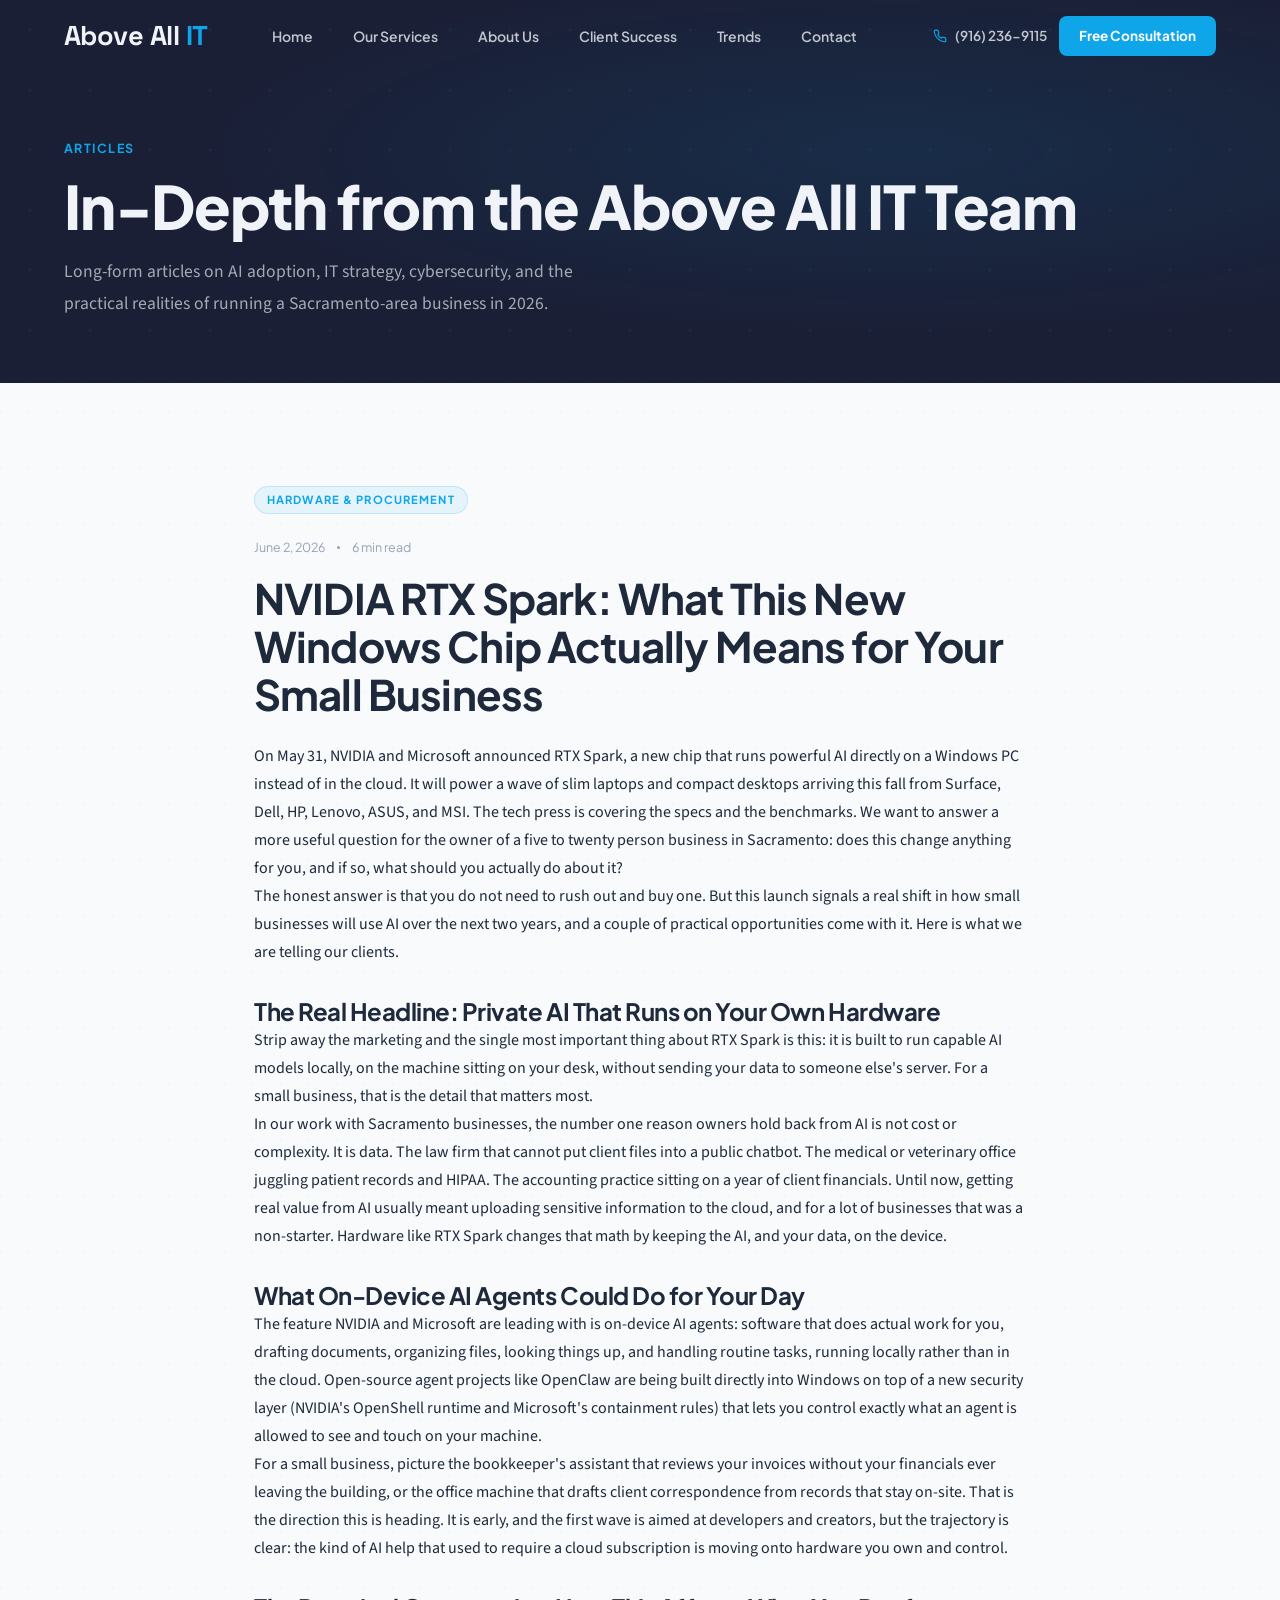
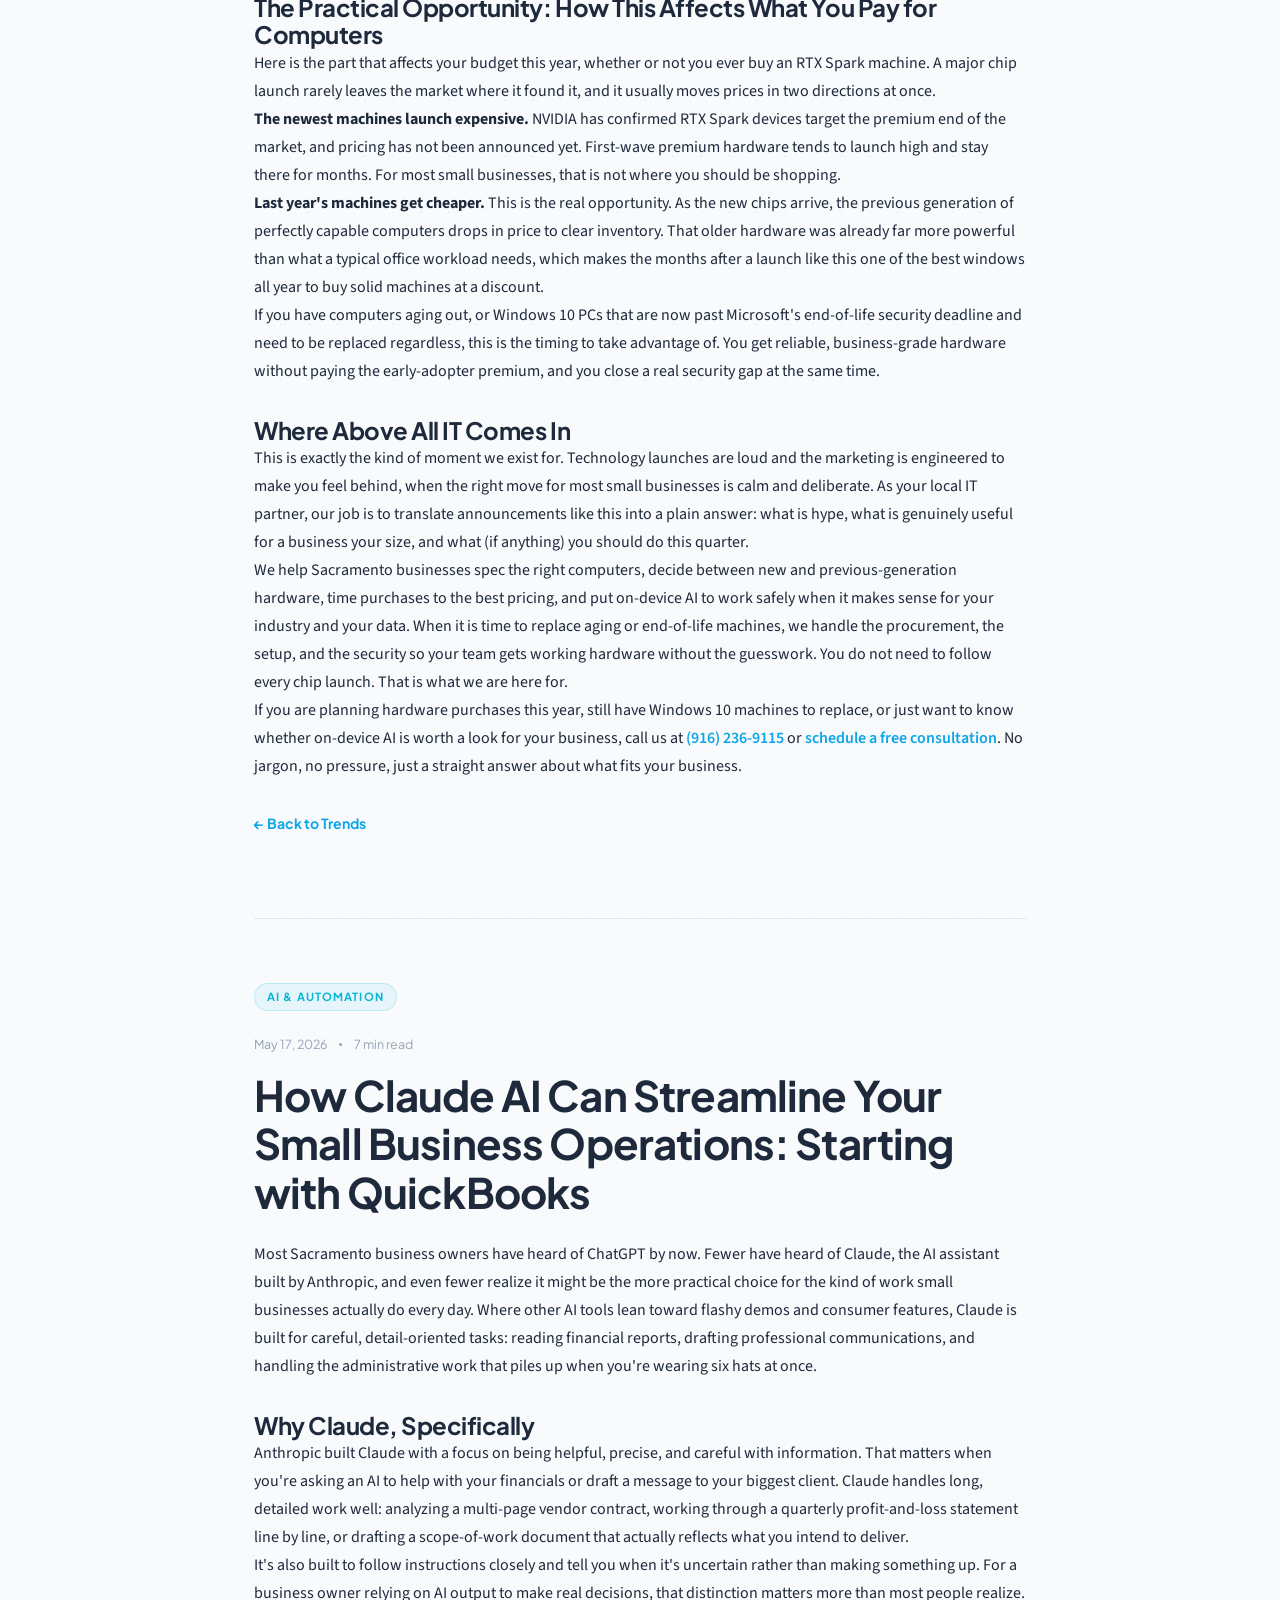
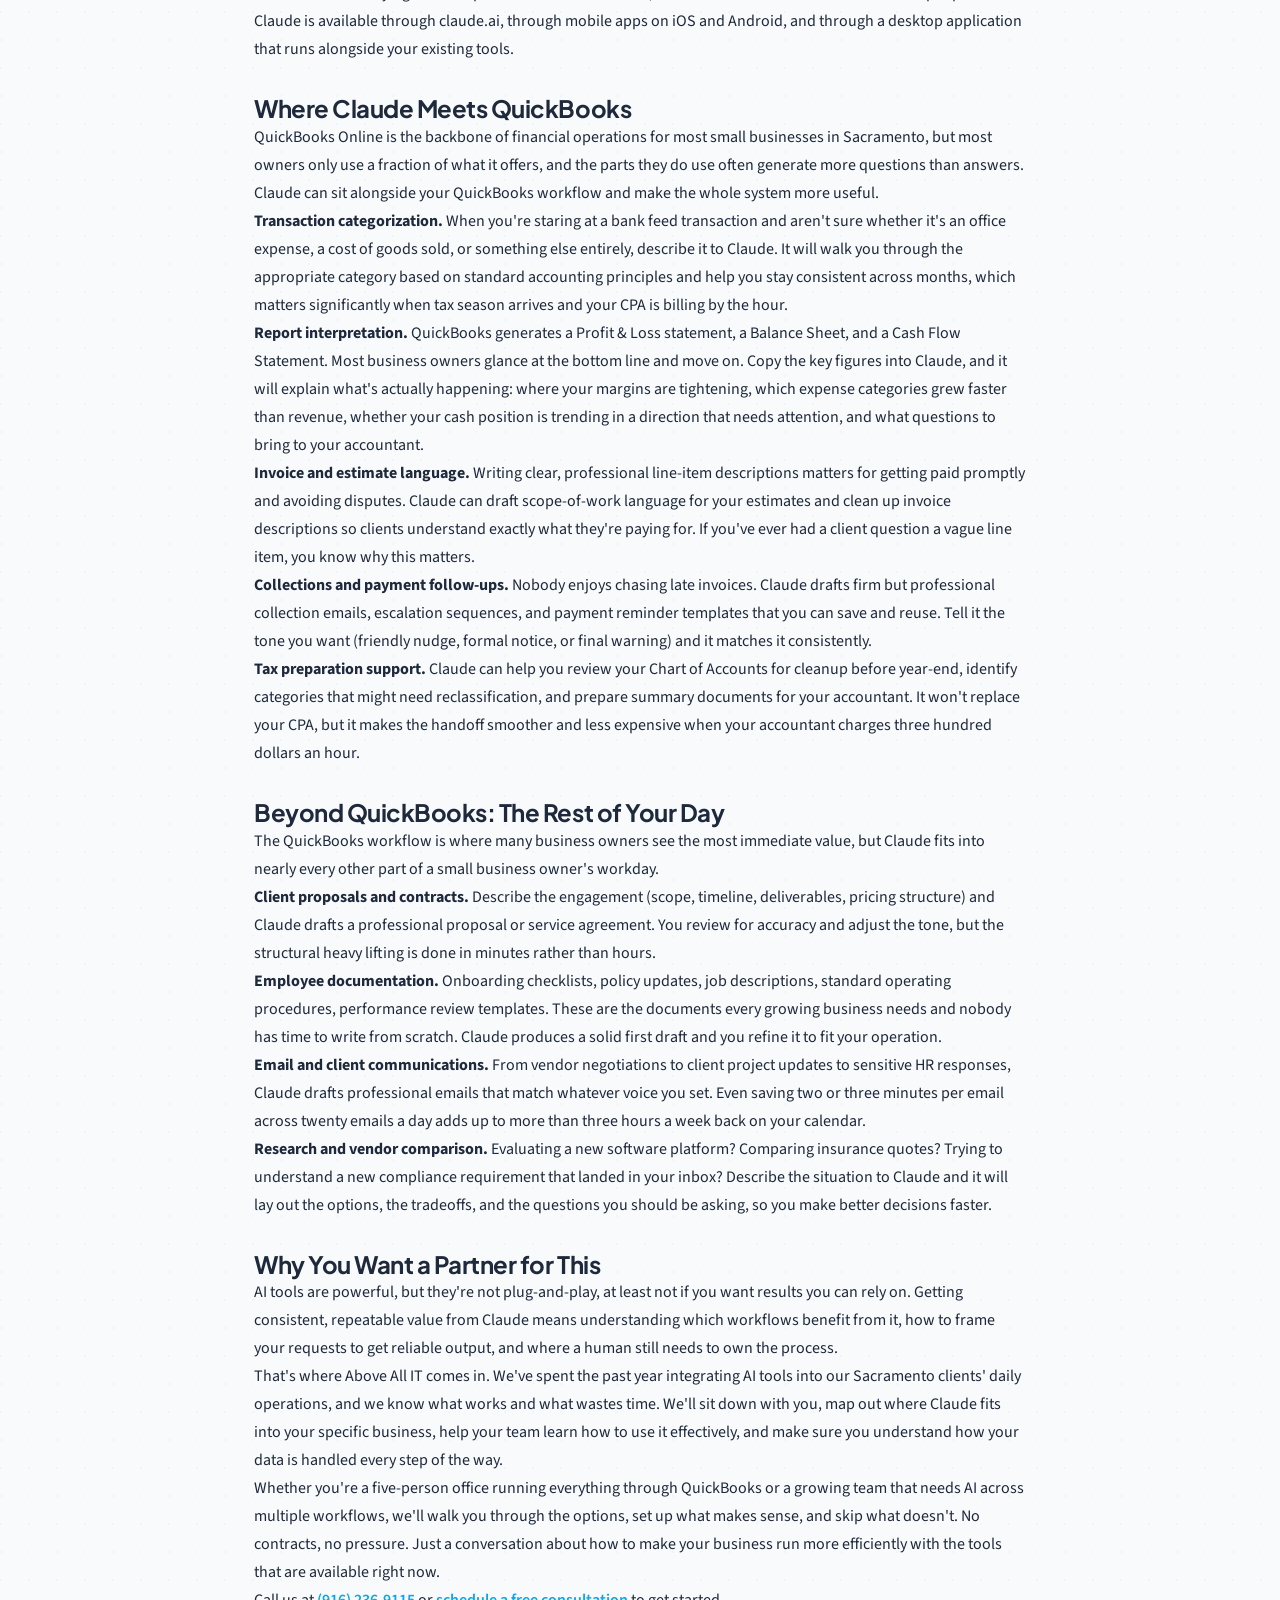
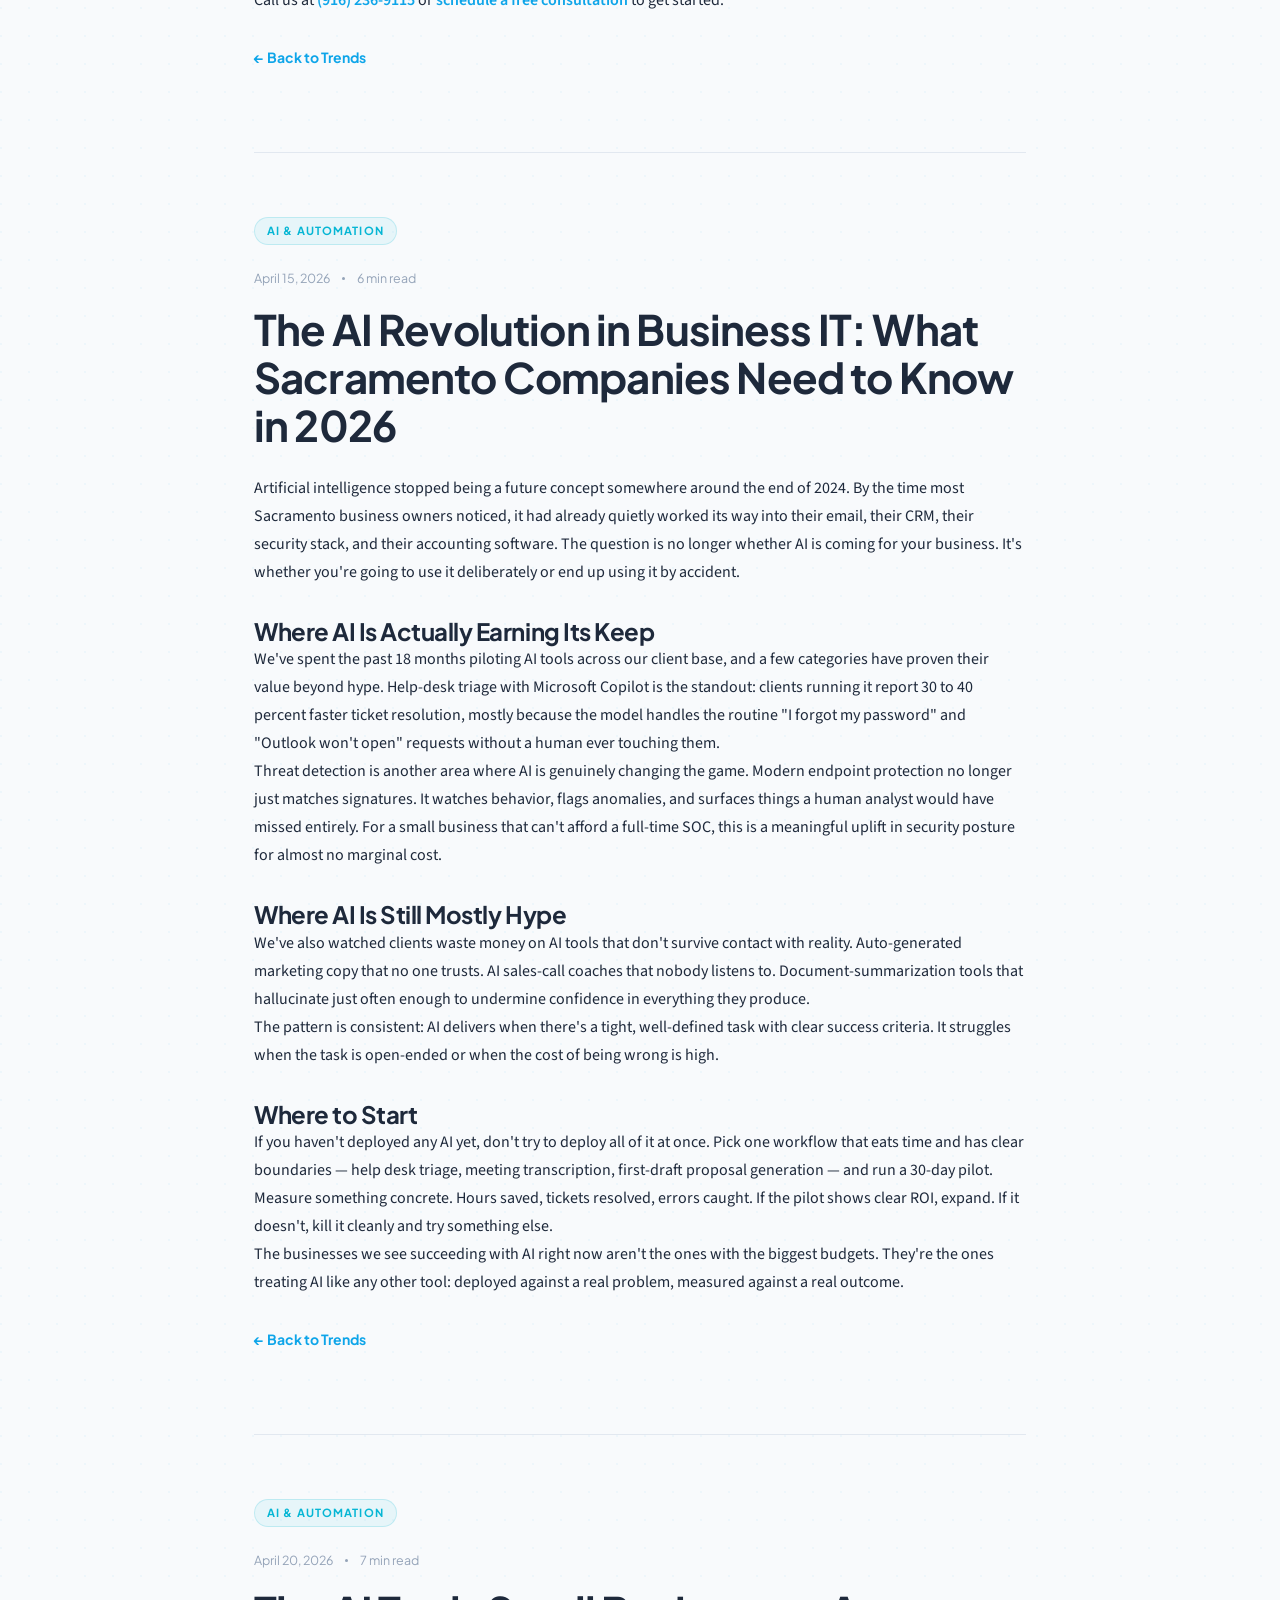
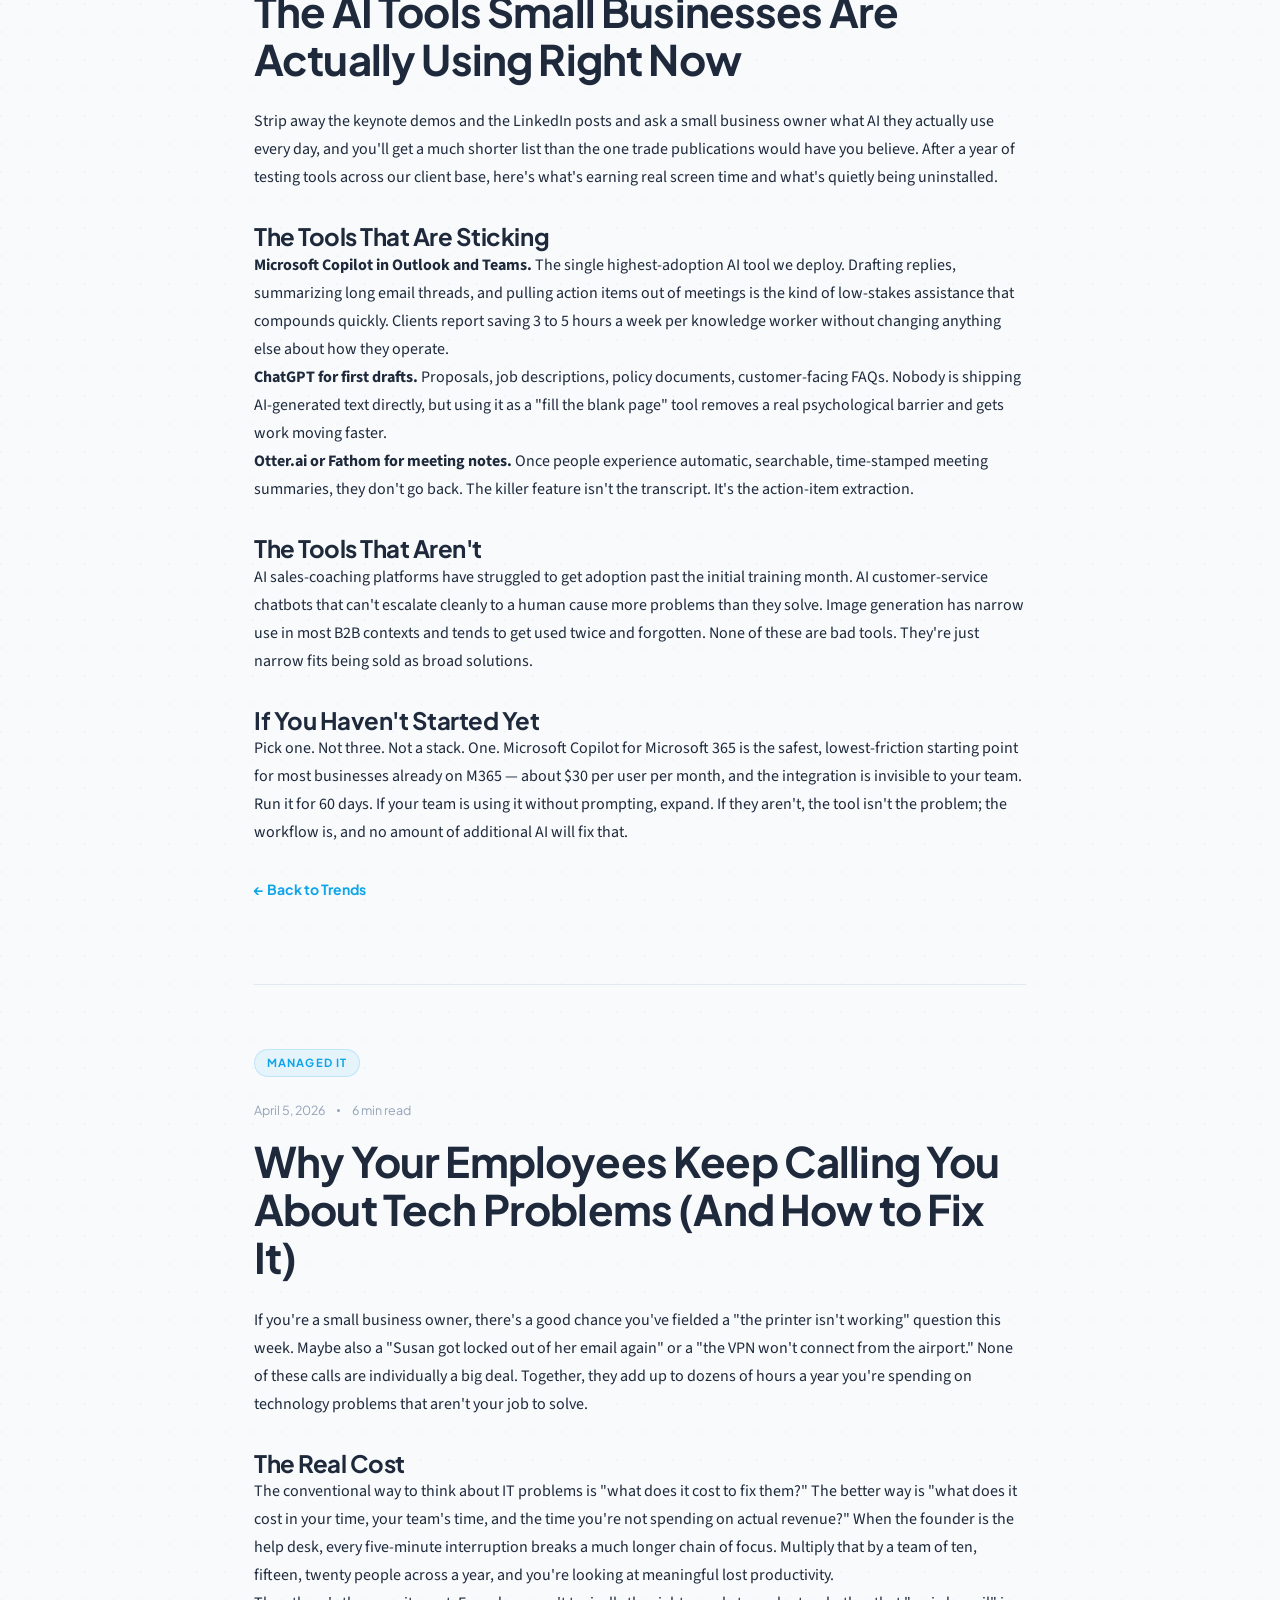
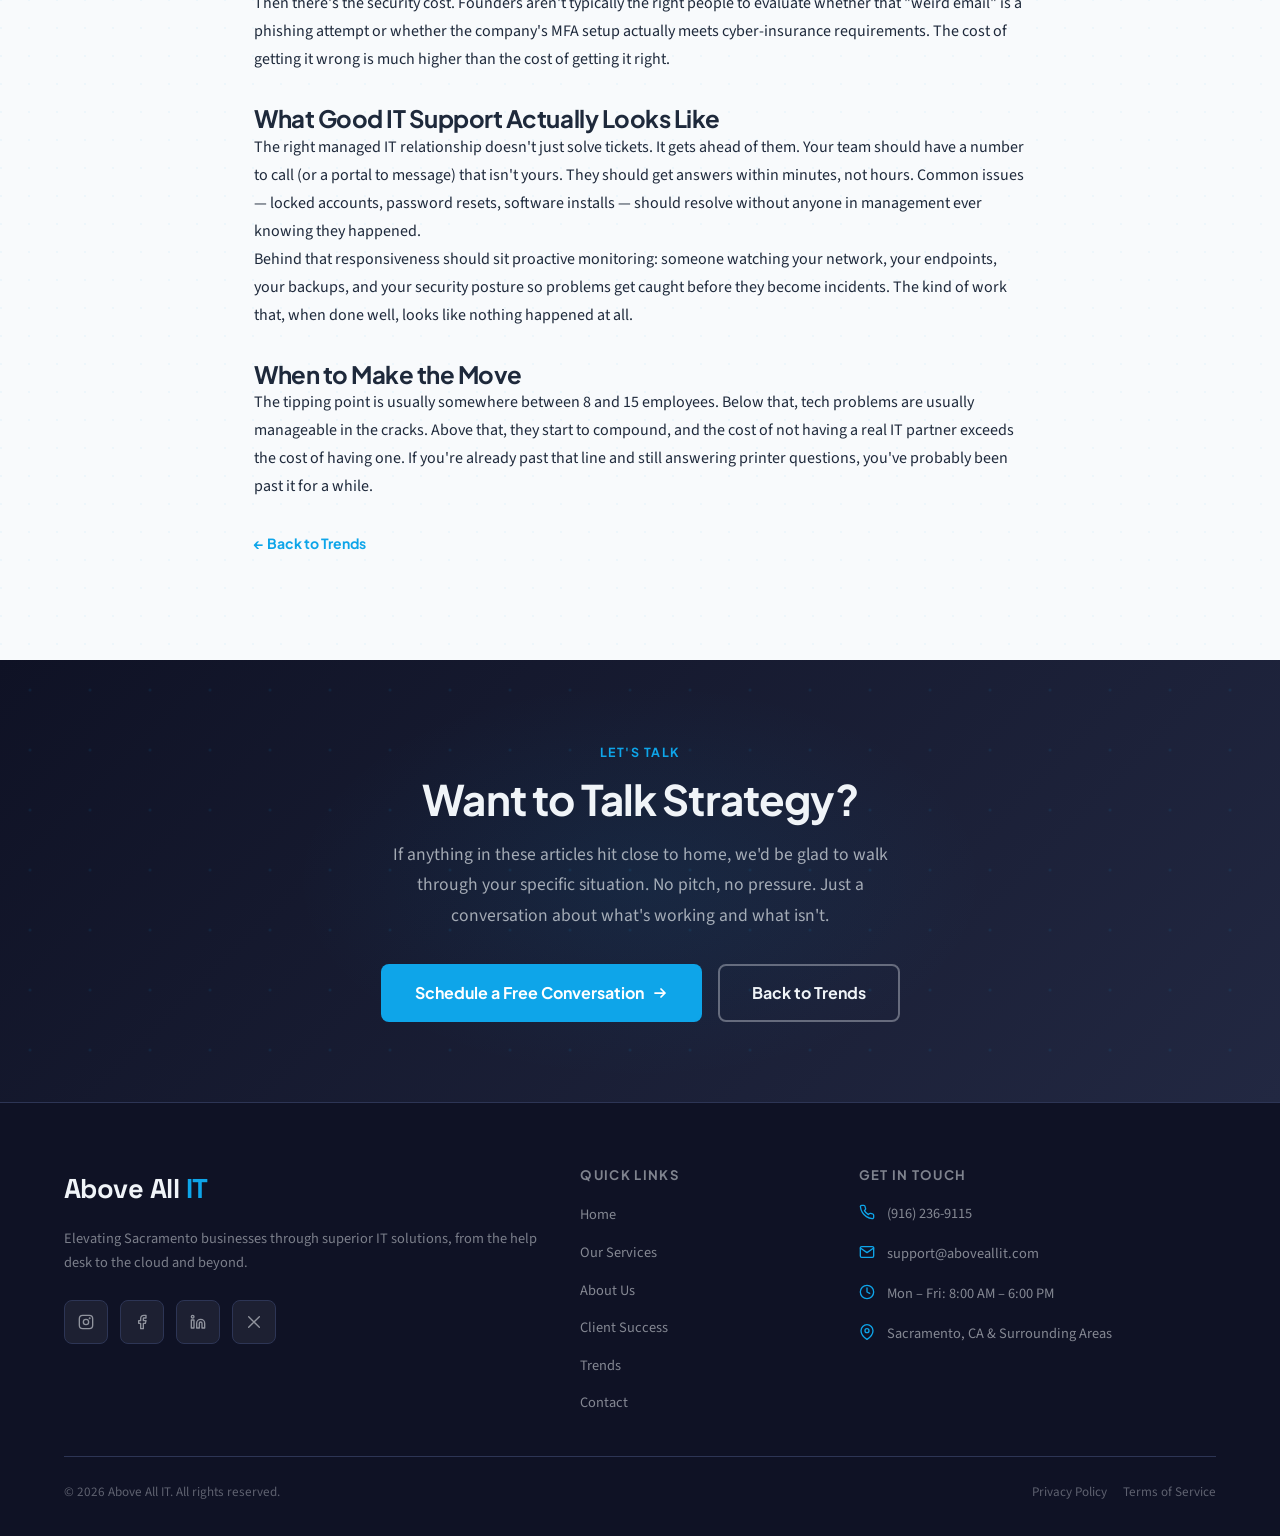
<file: articles.html>
<!DOCTYPE html>
<html lang="en">
<head>
  <meta charset="UTF-8">
  <meta name="viewport" content="width=device-width, initial-scale=1.0">
  <title>Articles | Above All IT — Sacramento, CA</title>
  <meta name="description" content="Long-form articles from the Above All IT team on AI adoption, managed IT, cybersecurity, and cloud strategy for Sacramento-area businesses.">
  <meta name="author" content="Above All IT">
  <meta name="robots" content="index, follow">
  <link rel="canonical" href="https://aboveallit.com/articles.html">

  <!-- Open Graph -->
  <meta property="og:type" content="article">
  <meta property="og:url" content="https://aboveallit.com/articles.html">
  <meta property="og:title" content="Articles | Above All IT">
  <meta property="og:description" content="In-depth articles from the Above All IT team on AI, IT strategy, and cybersecurity.">
  <meta property="og:site_name" content="Above All IT">

  <!-- Fonts -->
  <link rel="preconnect" href="https://fonts.googleapis.com">
  <link rel="preconnect" href="https://fonts.gstatic.com" crossorigin>
  <link href="https://fonts.googleapis.com/css2?family=Plus+Jakarta+Sans:wght@400;500;600;700;800&family=Space+Grotesk:wght@600;700&family=Source+Sans+3:ital,wght@0,400;0,600;1,400&display=swap" rel="stylesheet">

  <link rel="stylesheet" href="css/styles.css">
  <link rel="icon" type="image/svg+xml" href="images/favicon.svg">
</head>
<body>

  <!-- ===================== NAVIGATION ===================== -->
  <nav id="mainNav" class="nav scrolled" aria-label="Main navigation">
    <div class="nav-inner">
      <a href="index.html" class="nav-logo">Above All <span>IT</span></a>
      <ul class="nav-links" role="list">
        <li><a href="index.html">Home</a></li>
        <li><a href="services.html">Our Services</a></li>
        <li><a href="about.html">About Us</a></li>
        <li><a href="success.html">Client Success</a></li>
        <li><a href="trends.html">Trends</a></li>
        <li><a href="contact.html">Contact</a></li>
      </ul>
      <div class="nav-actions">
        <a href="tel:+19162369115" class="nav-phone" aria-label="Call Above All IT at (916) 236-9115">
          <svg width="14" height="14" viewBox="0 0 24 24" fill="none" stroke="currentColor" stroke-width="2" stroke-linecap="round" stroke-linejoin="round" aria-hidden="true"><path d="M22 16.92v3a2 2 0 0 1-2.18 2 19.79 19.79 0 0 1-8.63-3.07 19.5 19.5 0 0 1-6-6 19.79 19.79 0 0 1-3.07-8.67A2 2 0 0 1 4.11 2h3a2 2 0 0 1 2 1.72c.13.96.37 1.9.72 2.81a2 2 0 0 1-.45 2.11L8.09 9.91a16 16 0 0 0 6 6l1.27-1.27a2 2 0 0 1 2.11-.45c.91.35 1.85.59 2.81.72A2 2 0 0 1 22 16.92z"/></svg>
          <span>(916) 236-9115</span>
        </a>
        <a href="contact.html" class="btn-nav">Free Consultation</a>
      </div>
      <button class="nav-hamburger" id="hamburger" aria-label="Toggle menu" aria-expanded="false" aria-controls="mobileMenu">
        <span></span><span></span><span></span>
      </button>
    </div>
  </nav>

  <nav id="mobileMenu" class="nav-mobile" aria-label="Mobile navigation">
    <a href="index.html">Home</a>
    <a href="services.html">Our Services</a>
    <a href="about.html">About Us</a>
    <a href="success.html">Client Success</a>
    <a href="trends.html">Trends</a>
    <a href="contact.html">Contact</a>
    <a href="tel:+19162369115" class="nav-phone-mobile">
      <svg width="16" height="16" viewBox="0 0 24 24" fill="none" stroke="currentColor" stroke-width="2" stroke-linecap="round" stroke-linejoin="round" aria-hidden="true"><path d="M22 16.92v3a2 2 0 0 1-2.18 2 19.79 19.79 0 0 1-8.63-3.07 19.5 19.5 0 0 1-6-6 19.79 19.79 0 0 1-3.07-8.67A2 2 0 0 1 4.11 2h3a2 2 0 0 1 2 1.72c.13.96.37 1.9.72 2.81a2 2 0 0 1-.45 2.11L8.09 9.91a16 16 0 0 0 6 6l1.27-1.27a2 2 0 0 1 2.11-.45c.91.35 1.85.59 2.81.72A2 2 0 0 1 22 16.92z"/></svg>
      Call (916) 236-9115
    </a>
    <a href="contact.html" class="btn-primary">Free Consultation</a>
  </nav>

  <main>

    <!-- ===================== PAGE HERO ===================== -->
    <header class="page-hero" aria-labelledby="page-title">
      <div class="container">
        <span class="section-label anim-fade-up">Articles</span>
        <h1 id="page-title" class="anim-fade-up d1">In-Depth from the Above All IT Team</h1>
        <p class="lead anim-fade-up d2">Long-form articles on AI adoption, IT strategy, cybersecurity, and the practical realities of running a Sacramento-area business in 2026.</p>
      </div>
    </header>

    <!-- ===================== ARTICLES ===================== -->
    <section class="section section-light" aria-label="Articles">
      <div class="container" style="max-width: 820px;">

        <!-- ============== Article: NVIDIA + Microsoft RTX Spark ==============
             Sources: NVIDIA Newsroom and Windows Experience Blog, May 31, 2026.
             NVIDIA has not disclosed official pricing as of this writing, so the
             pricing guidance below stays directional rather than quoting figures. -->
        <article id="nvidia-microsoft-workstation-2026" class="reveal" style="margin-bottom: var(--sp-20);">
          <span class="article-cat">Hardware &amp; Procurement</span>
          <div class="article-meta" style="margin: var(--sp-3) 0 var(--sp-4);">
            <time datetime="2026-06-02">June 2, 2026</time>
            <span class="meta-dot" aria-hidden="true"></span>
            <span>6 min read</span>
          </div>
          <h2 style="margin-bottom: var(--sp-6);">NVIDIA RTX Spark: What This New Windows Chip Actually Means for Your Small Business</h2>

          <p>On May 31, NVIDIA and Microsoft announced RTX Spark, a new chip that runs powerful AI directly on a Windows PC instead of in the cloud. It will power a wave of slim laptops and compact desktops arriving this fall from Surface, Dell, HP, Lenovo, ASUS, and MSI. The tech press is covering the specs and the benchmarks. We want to answer a more useful question for the owner of a five to twenty person business in Sacramento: does this change anything for you, and if so, what should you actually do about it?</p>
          <p>The honest answer is that you do not need to rush out and buy one. But this launch signals a real shift in how small businesses will use AI over the next two years, and a couple of practical opportunities come with it. Here is what we are telling our clients.</p>

          <h3 style="margin-top: var(--sp-8);">The Real Headline: Private AI That Runs on Your Own Hardware</h3>
          <p>Strip away the marketing and the single most important thing about RTX Spark is this: it is built to run capable AI models locally, on the machine sitting on your desk, without sending your data to someone else's server. For a small business, that is the detail that matters most.</p>
          <p>In our work with Sacramento businesses, the number one reason owners hold back from AI is not cost or complexity. It is data. The law firm that cannot put client files into a public chatbot. The medical or veterinary office juggling patient records and HIPAA. The accounting practice sitting on a year of client financials. Until now, getting real value from AI usually meant uploading sensitive information to the cloud, and for a lot of businesses that was a non-starter. Hardware like RTX Spark changes that math by keeping the AI, and your data, on the device.</p>

          <h3 style="margin-top: var(--sp-8);">What On-Device AI Agents Could Do for Your Day</h3>
          <p>The feature NVIDIA and Microsoft are leading with is on-device AI agents: software that does actual work for you, drafting documents, organizing files, looking things up, and handling routine tasks, running locally rather than in the cloud. Open-source agent projects like OpenClaw are being built directly into Windows on top of a new security layer (NVIDIA's OpenShell runtime and Microsoft's containment rules) that lets you control exactly what an agent is allowed to see and touch on your machine.</p>
          <p>For a small business, picture the bookkeeper's assistant that reviews your invoices without your financials ever leaving the building, or the office machine that drafts client correspondence from records that stay on-site. That is the direction this is heading. It is early, and the first wave is aimed at developers and creators, but the trajectory is clear: the kind of AI help that used to require a cloud subscription is moving onto hardware you own and control.</p>

          <h3 style="margin-top: var(--sp-8);">The Practical Opportunity: How This Affects What You Pay for Computers</h3>
          <p>Here is the part that affects your budget this year, whether or not you ever buy an RTX Spark machine. A major chip launch rarely leaves the market where it found it, and it usually moves prices in two directions at once.</p>
          <p><strong>The newest machines launch expensive.</strong> NVIDIA has confirmed RTX Spark devices target the premium end of the market, and pricing has not been announced yet. First-wave premium hardware tends to launch high and stay there for months. For most small businesses, that is not where you should be shopping.</p>
          <p><strong>Last year's machines get cheaper.</strong> This is the real opportunity. As the new chips arrive, the previous generation of perfectly capable computers drops in price to clear inventory. That older hardware was already far more powerful than what a typical office workload needs, which makes the months after a launch like this one of the best windows all year to buy solid machines at a discount.</p>
          <p>If you have computers aging out, or Windows 10 PCs that are now past Microsoft's end-of-life security deadline and need to be replaced regardless, this is the timing to take advantage of. You get reliable, business-grade hardware without paying the early-adopter premium, and you close a real security gap at the same time.</p>

          <h3 style="margin-top: var(--sp-8);">Where Above All IT Comes In</h3>
          <p>This is exactly the kind of moment we exist for. Technology launches are loud and the marketing is engineered to make you feel behind, when the right move for most small businesses is calm and deliberate. As your local IT partner, our job is to translate announcements like this into a plain answer: what is hype, what is genuinely useful for a business your size, and what (if anything) you should do this quarter.</p>
          <p>We help Sacramento businesses spec the right computers, decide between new and previous-generation hardware, time purchases to the best pricing, and put on-device AI to work safely when it makes sense for your industry and your data. When it is time to replace aging or end-of-life machines, we handle the procurement, the setup, and the security so your team gets working hardware without the guesswork. You do not need to follow every chip launch. That is what we are here for.</p>
          <p>If you are planning hardware purchases this year, still have Windows 10 machines to replace, or just want to know whether on-device AI is worth a look for your business, call us at <a href="tel:+19162369115" style="color:var(--blue);font-weight:600;">(916) 236-9115</a> or <a href="contact.html" style="color:var(--blue);font-weight:600;">schedule a free consultation</a>. No jargon, no pressure, just a straight answer about what fits your business.</p>

          <a href="trends.html" class="link-cta" style="margin-top: var(--sp-8);">
            ← Back to Trends
          </a>
        </article>

        <hr style="border:none;border-top:1px solid var(--border);margin: var(--sp-16) 0;">

        <!-- ============== Article: Claude for Small Business ============== -->
        <article id="claude-quickbooks-small-business" class="reveal" style="margin-bottom: var(--sp-20);">
          <span class="article-cat cat-ai">AI &amp; Automation</span>
          <div class="article-meta" style="margin: var(--sp-3) 0 var(--sp-4);">
            <time datetime="2026-05-17">May 17, 2026</time>
            <span class="meta-dot" aria-hidden="true"></span>
            <span>7 min read</span>
          </div>
          <h2 style="margin-bottom: var(--sp-6);">How Claude AI Can Streamline Your Small Business Operations: Starting with QuickBooks</h2>

          <p>Most Sacramento business owners have heard of ChatGPT by now. Fewer have heard of Claude, the AI assistant built by Anthropic, and even fewer realize it might be the more practical choice for the kind of work small businesses actually do every day. Where other AI tools lean toward flashy demos and consumer features, Claude is built for careful, detail-oriented tasks: reading financial reports, drafting professional communications, and handling the administrative work that piles up when you're wearing six hats at once.</p>

          <h3 style="margin-top: var(--sp-8);">Why Claude, Specifically</h3>
          <p>Anthropic built Claude with a focus on being helpful, precise, and careful with information. That matters when you're asking an AI to help with your financials or draft a message to your biggest client. Claude handles long, detailed work well: analyzing a multi-page vendor contract, working through a quarterly profit-and-loss statement line by line, or drafting a scope-of-work document that actually reflects what you intend to deliver.</p>
          <p>It's also built to follow instructions closely and tell you when it's uncertain rather than making something up. For a business owner relying on AI output to make real decisions, that distinction matters more than most people realize. Claude is available through claude.ai, through mobile apps on iOS and Android, and through a desktop application that runs alongside your existing tools.</p>

          <h3 style="margin-top: var(--sp-8);">Where Claude Meets QuickBooks</h3>
          <p>QuickBooks Online is the backbone of financial operations for most small businesses in Sacramento, but most owners only use a fraction of what it offers, and the parts they do use often generate more questions than answers. Claude can sit alongside your QuickBooks workflow and make the whole system more useful.</p>
          <p><strong>Transaction categorization.</strong> When you're staring at a bank feed transaction and aren't sure whether it's an office expense, a cost of goods sold, or something else entirely, describe it to Claude. It will walk you through the appropriate category based on standard accounting principles and help you stay consistent across months, which matters significantly when tax season arrives and your CPA is billing by the hour.</p>
          <p><strong>Report interpretation.</strong> QuickBooks generates a Profit &amp; Loss statement, a Balance Sheet, and a Cash Flow Statement. Most business owners glance at the bottom line and move on. Copy the key figures into Claude, and it will explain what's actually happening: where your margins are tightening, which expense categories grew faster than revenue, whether your cash position is trending in a direction that needs attention, and what questions to bring to your accountant.</p>
          <p><strong>Invoice and estimate language.</strong> Writing clear, professional line-item descriptions matters for getting paid promptly and avoiding disputes. Claude can draft scope-of-work language for your estimates and clean up invoice descriptions so clients understand exactly what they're paying for. If you've ever had a client question a vague line item, you know why this matters.</p>
          <p><strong>Collections and payment follow-ups.</strong> Nobody enjoys chasing late invoices. Claude drafts firm but professional collection emails, escalation sequences, and payment reminder templates that you can save and reuse. Tell it the tone you want (friendly nudge, formal notice, or final warning) and it matches it consistently.</p>
          <p><strong>Tax preparation support.</strong> Claude can help you review your Chart of Accounts for cleanup before year-end, identify categories that might need reclassification, and prepare summary documents for your accountant. It won't replace your CPA, but it makes the handoff smoother and less expensive when your accountant charges three hundred dollars an hour.</p>

          <h3 style="margin-top: var(--sp-8);">Beyond QuickBooks: The Rest of Your Day</h3>
          <p>The QuickBooks workflow is where many business owners see the most immediate value, but Claude fits into nearly every other part of a small business owner's workday.</p>
          <p><strong>Client proposals and contracts.</strong> Describe the engagement (scope, timeline, deliverables, pricing structure) and Claude drafts a professional proposal or service agreement. You review for accuracy and adjust the tone, but the structural heavy lifting is done in minutes rather than hours.</p>
          <p><strong>Employee documentation.</strong> Onboarding checklists, policy updates, job descriptions, standard operating procedures, performance review templates. These are the documents every growing business needs and nobody has time to write from scratch. Claude produces a solid first draft and you refine it to fit your operation.</p>
          <p><strong>Email and client communications.</strong> From vendor negotiations to client project updates to sensitive HR responses, Claude drafts professional emails that match whatever voice you set. Even saving two or three minutes per email across twenty emails a day adds up to more than three hours a week back on your calendar.</p>
          <p><strong>Research and vendor comparison.</strong> Evaluating a new software platform? Comparing insurance quotes? Trying to understand a new compliance requirement that landed in your inbox? Describe the situation to Claude and it will lay out the options, the tradeoffs, and the questions you should be asking, so you make better decisions faster.</p>

          <h3 style="margin-top: var(--sp-8);">Why You Want a Partner for This</h3>
          <p>AI tools are powerful, but they're not plug-and-play, at least not if you want results you can rely on. Getting consistent, repeatable value from Claude means understanding which workflows benefit from it, how to frame your requests to get reliable output, and where a human still needs to own the process.</p>
          <p>That's where Above All IT comes in. We've spent the past year integrating AI tools into our Sacramento clients' daily operations, and we know what works and what wastes time. We'll sit down with you, map out where Claude fits into your specific business, help your team learn how to use it effectively, and make sure you understand how your data is handled every step of the way.</p>
          <p>Whether you're a five-person office running everything through QuickBooks or a growing team that needs AI across multiple workflows, we'll walk you through the options, set up what makes sense, and skip what doesn't. No contracts, no pressure. Just a conversation about how to make your business run more efficiently with the tools that are available right now.</p>
          <p>Call us at <a href="tel:+19162369115" style="color:var(--blue);font-weight:600;">(916) 236-9115</a> or <a href="contact.html" style="color:var(--blue);font-weight:600;">schedule a free consultation</a> to get started.</p>

          <a href="trends.html" class="link-cta" style="margin-top: var(--sp-8);">
            ← Back to Trends
          </a>
        </article>

        <hr style="border:none;border-top:1px solid var(--border);margin: var(--sp-16) 0;">

        <!-- ============== Article 1 ============== -->
        <article id="ai-revolution-2026" class="reveal" style="margin-bottom: var(--sp-20);">
          <span class="article-cat cat-ai">AI &amp; Automation</span>
          <div class="article-meta" style="margin: var(--sp-3) 0 var(--sp-4);">
            <time datetime="2026-04-15">April 15, 2026</time>
            <span class="meta-dot" aria-hidden="true"></span>
            <span>6 min read</span>
          </div>
          <h2 style="margin-bottom: var(--sp-6);">The AI Revolution in Business IT: What Sacramento Companies Need to Know in 2026</h2>

          <p>Artificial intelligence stopped being a future concept somewhere around the end of 2024. By the time most Sacramento business owners noticed, it had already quietly worked its way into their email, their CRM, their security stack, and their accounting software. The question is no longer whether AI is coming for your business. It's whether you're going to use it deliberately or end up using it by accident.</p>

          <h3 style="margin-top: var(--sp-8);">Where AI Is Actually Earning Its Keep</h3>
          <p>We've spent the past 18 months piloting AI tools across our client base, and a few categories have proven their value beyond hype. Help-desk triage with Microsoft Copilot is the standout: clients running it report 30 to 40 percent faster ticket resolution, mostly because the model handles the routine "I forgot my password" and "Outlook won't open" requests without a human ever touching them.</p>
          <p>Threat detection is another area where AI is genuinely changing the game. Modern endpoint protection no longer just matches signatures. It watches behavior, flags anomalies, and surfaces things a human analyst would have missed entirely. For a small business that can't afford a full-time SOC, this is a meaningful uplift in security posture for almost no marginal cost.</p>

          <h3 style="margin-top: var(--sp-8);">Where AI Is Still Mostly Hype</h3>
          <p>We've also watched clients waste money on AI tools that don't survive contact with reality. Auto-generated marketing copy that no one trusts. AI sales-call coaches that nobody listens to. Document-summarization tools that hallucinate just often enough to undermine confidence in everything they produce.</p>
          <p>The pattern is consistent: AI delivers when there's a tight, well-defined task with clear success criteria. It struggles when the task is open-ended or when the cost of being wrong is high.</p>

          <h3 style="margin-top: var(--sp-8);">Where to Start</h3>
          <p>If you haven't deployed any AI yet, don't try to deploy all of it at once. Pick one workflow that eats time and has clear boundaries — help desk triage, meeting transcription, first-draft proposal generation — and run a 30-day pilot. Measure something concrete. Hours saved, tickets resolved, errors caught. If the pilot shows clear ROI, expand. If it doesn't, kill it cleanly and try something else.</p>
          <p>The businesses we see succeeding with AI right now aren't the ones with the biggest budgets. They're the ones treating AI like any other tool: deployed against a real problem, measured against a real outcome.</p>

          <a href="trends.html" class="link-cta" style="margin-top: var(--sp-8);">
            ← Back to Trends
          </a>
        </article>

        <hr style="border:none;border-top:1px solid var(--border);margin: var(--sp-16) 0;">

        <!-- ============== Article 2 ============== -->
        <article id="ai-tools-small-business" class="reveal" style="margin-bottom: var(--sp-20);">
          <span class="article-cat cat-ai">AI &amp; Automation</span>
          <div class="article-meta" style="margin: var(--sp-3) 0 var(--sp-4);">
            <time datetime="2026-04-20">April 20, 2026</time>
            <span class="meta-dot" aria-hidden="true"></span>
            <span>7 min read</span>
          </div>
          <h2 style="margin-bottom: var(--sp-6);">The AI Tools Small Businesses Are Actually Using Right Now</h2>

          <p>Strip away the keynote demos and the LinkedIn posts and ask a small business owner what AI they actually use every day, and you'll get a much shorter list than the one trade publications would have you believe. After a year of testing tools across our client base, here's what's earning real screen time and what's quietly being uninstalled.</p>

          <h3 style="margin-top: var(--sp-8);">The Tools That Are Sticking</h3>
          <p><strong>Microsoft Copilot in Outlook and Teams.</strong> The single highest-adoption AI tool we deploy. Drafting replies, summarizing long email threads, and pulling action items out of meetings is the kind of low-stakes assistance that compounds quickly. Clients report saving 3 to 5 hours a week per knowledge worker without changing anything else about how they operate.</p>
          <p><strong>ChatGPT for first drafts.</strong> Proposals, job descriptions, policy documents, customer-facing FAQs. Nobody is shipping AI-generated text directly, but using it as a "fill the blank page" tool removes a real psychological barrier and gets work moving faster.</p>
          <p><strong>Otter.ai or Fathom for meeting notes.</strong> Once people experience automatic, searchable, time-stamped meeting summaries, they don't go back. The killer feature isn't the transcript. It's the action-item extraction.</p>

          <h3 style="margin-top: var(--sp-8);">The Tools That Aren't</h3>
          <p>AI sales-coaching platforms have struggled to get adoption past the initial training month. AI customer-service chatbots that can't escalate cleanly to a human cause more problems than they solve. Image generation has narrow use in most B2B contexts and tends to get used twice and forgotten. None of these are bad tools. They're just narrow fits being sold as broad solutions.</p>

          <h3 style="margin-top: var(--sp-8);">If You Haven't Started Yet</h3>
          <p>Pick one. Not three. Not a stack. One. Microsoft Copilot for Microsoft 365 is the safest, lowest-friction starting point for most businesses already on M365 — about $30 per user per month, and the integration is invisible to your team. Run it for 60 days. If your team is using it without prompting, expand. If they aren't, the tool isn't the problem; the workflow is, and no amount of additional AI will fix that.</p>

          <a href="trends.html" class="link-cta" style="margin-top: var(--sp-8);">
            ← Back to Trends
          </a>
        </article>

        <hr style="border:none;border-top:1px solid var(--border);margin: var(--sp-16) 0;">

        <!-- ============== Article 3 ============== -->
        <article id="employees-tech-problems" class="reveal">
          <span class="article-cat">Managed IT</span>
          <div class="article-meta" style="margin: var(--sp-3) 0 var(--sp-4);">
            <time datetime="2026-04-05">April 5, 2026</time>
            <span class="meta-dot" aria-hidden="true"></span>
            <span>6 min read</span>
          </div>
          <h2 style="margin-bottom: var(--sp-6);">Why Your Employees Keep Calling You About Tech Problems (And How to Fix It)</h2>

          <p>If you're a small business owner, there's a good chance you've fielded a "the printer isn't working" question this week. Maybe also a "Susan got locked out of her email again" or a "the VPN won't connect from the airport." None of these calls are individually a big deal. Together, they add up to dozens of hours a year you're spending on technology problems that aren't your job to solve.</p>

          <h3 style="margin-top: var(--sp-8);">The Real Cost</h3>
          <p>The conventional way to think about IT problems is "what does it cost to fix them?" The better way is "what does it cost in your time, your team's time, and the time you're not spending on actual revenue?" When the founder is the help desk, every five-minute interruption breaks a much longer chain of focus. Multiply that by a team of ten, fifteen, twenty people across a year, and you're looking at meaningful lost productivity.</p>
          <p>Then there's the security cost. Founders aren't typically the right people to evaluate whether that "weird email" is a phishing attempt or whether the company's MFA setup actually meets cyber-insurance requirements. The cost of getting it wrong is much higher than the cost of getting it right.</p>

          <h3 style="margin-top: var(--sp-8);">What Good IT Support Actually Looks Like</h3>
          <p>The right managed IT relationship doesn't just solve tickets. It gets ahead of them. Your team should have a number to call (or a portal to message) that isn't yours. They should get answers within minutes, not hours. Common issues — locked accounts, password resets, software installs — should resolve without anyone in management ever knowing they happened.</p>
          <p>Behind that responsiveness should sit proactive monitoring: someone watching your network, your endpoints, your backups, and your security posture so problems get caught before they become incidents. The kind of work that, when done well, looks like nothing happened at all.</p>

          <h3 style="margin-top: var(--sp-8);">When to Make the Move</h3>
          <p>The tipping point is usually somewhere between 8 and 15 employees. Below that, tech problems are usually manageable in the cracks. Above that, they start to compound, and the cost of not having a real IT partner exceeds the cost of having one. If you're already past that line and still answering printer questions, you've probably been past it for a while.</p>

          <a href="trends.html" class="link-cta" style="margin-top: var(--sp-8);">
            ← Back to Trends
          </a>
        </article>

      </div>
    </section>

    <!-- ===================== CTA BANNER ===================== -->
    <section class="cta-banner" aria-labelledby="articles-cta-heading">
      <div class="container">
        <div class="reveal">
          <span class="section-label">Let's Talk</span>
          <h2 id="articles-cta-heading">Want to Talk Strategy?</h2>
          <p class="lead">If anything in these articles hit close to home, we'd be glad to walk through your specific situation. No pitch, no pressure. Just a conversation about what's working and what isn't.</p>
          <div class="cta-banner-btns">
            <a href="contact.html" class="btn-primary">
              Schedule a Free Conversation
              <svg class="arrow-icon" width="16" height="16" viewBox="0 0 16 16" fill="none" aria-hidden="true"><path d="M3 8h10M9 4l4 4-4 4" stroke="currentColor" stroke-width="1.75" stroke-linecap="round" stroke-linejoin="round"/></svg>
            </a>
            <a href="trends.html" class="btn-outline">Back to Trends</a>
          </div>
        </div>
      </div>
    </section>

  </main>

  <!-- ===================== FOOTER ===================== -->
  <footer class="footer" role="contentinfo">
    <div class="container">
      <div class="footer-grid">
        <div class="footer-col">
          <a href="index.html" class="footer-logo">Above All <span>IT</span></a>
          <p class="footer-tagline">Elevating Sacramento businesses through superior IT solutions, from the help desk to the cloud and beyond.</p>
          <div class="footer-social">
            <a href="https://www.instagram.com/aboveallit/" target="_blank" rel="noopener" class="social-btn" aria-label="Follow Above All IT on Instagram">
              <svg width="16" height="16" viewBox="0 0 24 24" fill="none" stroke="currentColor" stroke-width="2" stroke-linecap="round" stroke-linejoin="round" aria-hidden="true"><rect x="2" y="2" width="20" height="20" rx="5"/><circle cx="12" cy="12" r="4"/><circle cx="17.5" cy="6.5" r=".5" fill="currentColor"/></svg>
            </a>
            <a href="https://www.facebook.com/profile.php?id=61589016171471" class="social-btn" aria-label="Follow Above All IT on Facebook">
              <svg width="16" height="16" viewBox="0 0 24 24" fill="none" stroke="currentColor" stroke-width="2" stroke-linecap="round" stroke-linejoin="round" aria-hidden="true"><path d="M18 2h-3a5 5 0 0 0-5 5v3H7v4h3v8h4v-8h3l1-4h-4V7a1 1 0 0 1 1-1h3z"/></svg>
            </a>
            <a href="#" class="social-btn" aria-label="Follow Above All IT on LinkedIn">
              <svg width="16" height="16" viewBox="0 0 24 24" fill="none" stroke="currentColor" stroke-width="2" stroke-linecap="round" stroke-linejoin="round" aria-hidden="true"><path d="M16 8a6 6 0 0 1 6 6v7h-4v-7a2 2 0 0 0-2-2 2 2 0 0 0-2 2v7h-4v-7a6 6 0 0 1 6-6z"/><rect x="2" y="9" width="4" height="12"/><circle cx="4" cy="4" r="2"/></svg>
            </a>
            <a href="#" class="social-btn" aria-label="Follow Above All IT on X (Twitter)">
              <svg width="16" height="16" viewBox="0 0 24 24" fill="none" stroke="currentColor" stroke-width="2" stroke-linecap="round" stroke-linejoin="round" aria-hidden="true"><path d="M4 4l16 16M4 20L20 4"/></svg>
            </a>
          </div>
        </div>
        <div class="footer-col">
          <h4>Quick Links</h4>
          <ul class="footer-links" role="list">
            <li><a href="index.html">Home</a></li>
            <li><a href="services.html">Our Services</a></li>
            <li><a href="about.html">About Us</a></li>
            <li><a href="success.html">Client Success</a></li>
            <li><a href="trends.html">Trends</a></li>
            <li><a href="contact.html">Contact</a></li>
          </ul>
        </div>
        <div class="footer-col">
          <h4>Get In Touch</h4>
          <div class="footer-contact-item">
            <svg width="16" height="16" viewBox="0 0 24 24" fill="none" stroke="currentColor" stroke-width="2" stroke-linecap="round" stroke-linejoin="round" aria-hidden="true"><path d="M22 16.92v3a2 2 0 0 1-2.18 2 19.79 19.79 0 0 1-8.63-3.07 19.5 19.5 0 0 1-6-6 19.79 19.79 0 0 1-3.07-8.67A2 2 0 0 1 4.11 2h3a2 2 0 0 1 2 1.72c.13.96.37 1.9.72 2.81a2 2 0 0 1-.45 2.11L8.09 9.91a16 16 0 0 0 6 6l1.27-1.27a2 2 0 0 1 2.11-.45c.91.35 1.85.59 2.81.72A2 2 0 0 1 22 16.92z"/></svg>
            <span><a href="tel:+19162369115" style="color:inherit;">(916) 236-9115</a></span>
          </div>
          <div class="footer-contact-item">
            <svg width="16" height="16" viewBox="0 0 24 24" fill="none" stroke="currentColor" stroke-width="2" stroke-linecap="round" stroke-linejoin="round" aria-hidden="true"><path d="M4 4h16c1.1 0 2 .9 2 2v12c0 1.1-.9 2-2 2H4c-1.1 0-2-.9-2-2V6c0-1.1.9-2 2-2z"/><polyline points="22,6 12,13 2,6"/></svg>
            <span><a href="mailto:support@aboveallit.com" style="color:inherit;">support@aboveallit.com</a></span>
          </div>
          <div class="footer-contact-item">
            <svg width="16" height="16" viewBox="0 0 24 24" fill="none" stroke="currentColor" stroke-width="2" stroke-linecap="round" stroke-linejoin="round" aria-hidden="true"><circle cx="12" cy="12" r="10"/><polyline points="12 6 12 12 16 14"/></svg>
            <span>Mon – Fri: 8:00 AM – 6:00 PM</span>
          </div>
          <div class="footer-contact-item">
            <svg width="16" height="16" viewBox="0 0 24 24" fill="none" stroke="currentColor" stroke-width="2" stroke-linecap="round" stroke-linejoin="round" aria-hidden="true"><path d="M21 10c0 7-9 13-9 13s-9-6-9-13a9 9 0 0 1 18 0z"/><circle cx="12" cy="10" r="3"/></svg>
            <span>Sacramento, CA &amp; Surrounding Areas</span>
          </div>
        </div>
      </div>
      <div class="footer-bottom">
        <p>&copy; 2026 Above All IT. All rights reserved.</p>
        <div class="footer-legal">
          <a href="privacy.html">Privacy Policy</a>
          <a href="terms.html">Terms of Service</a>
        </div>
      </div>
    </div>
  </footer>

  <script src="js/main.js"></script>
</body>
</html>
</file>
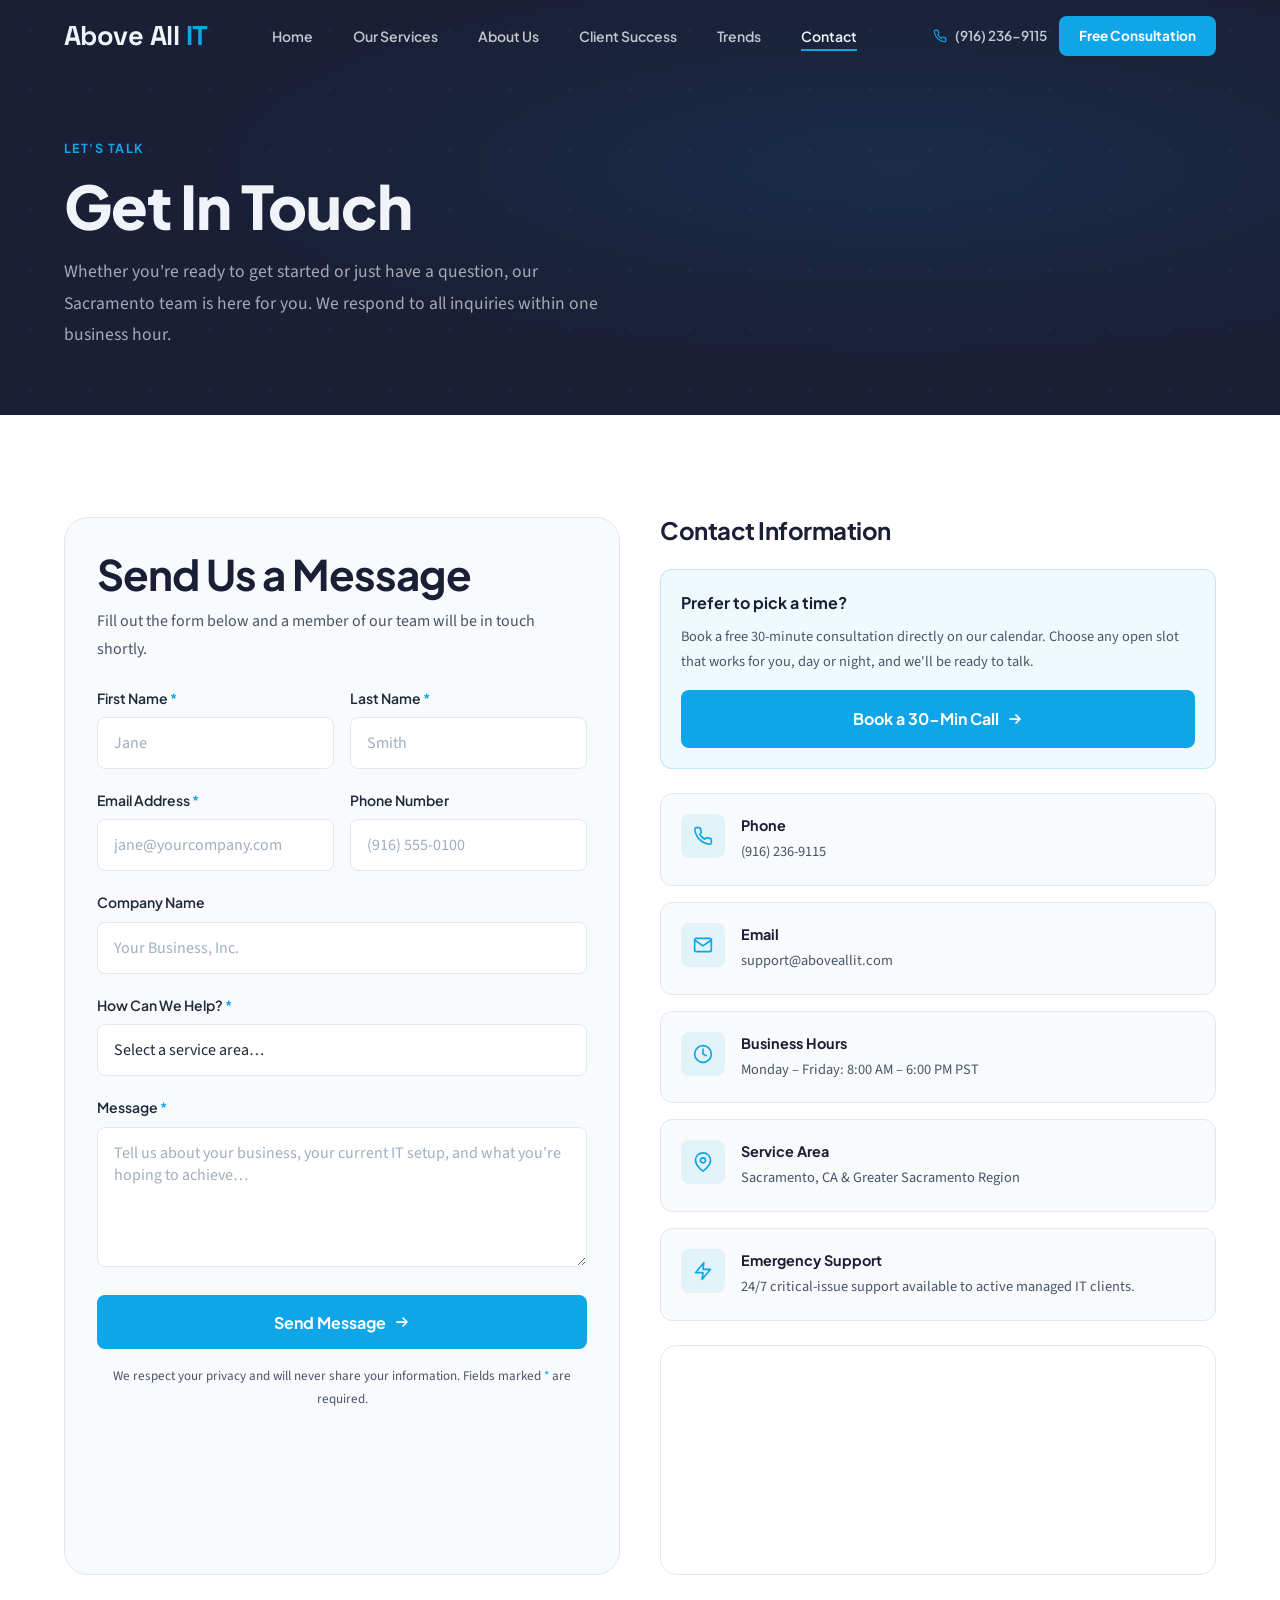
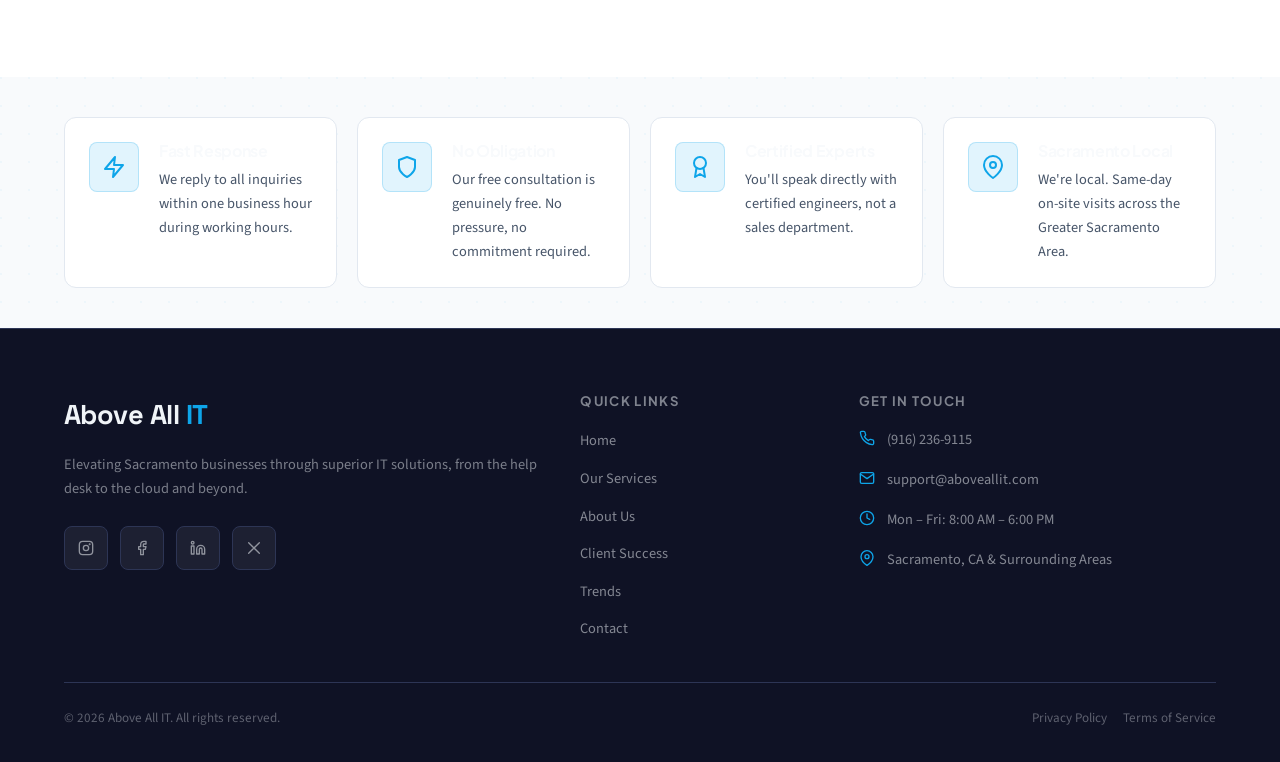
<file: contact.html>
<!DOCTYPE html>
<html lang="en">
<head>
  <meta charset="UTF-8">
  <meta name="viewport" content="width=device-width, initial-scale=1.0">
  <title>Contact Us | Above All IT — Sacramento IT Consulting</title>
  <meta name="description" content="Get in touch with Above All IT. Schedule a free consultation, request a technology assessment, or ask us anything about IT support in Sacramento, CA.">
  <meta name="keywords" content="contact Above All IT, IT consultation Sacramento, IT support request Sacramento, free IT assessment Sacramento CA">
  <meta name="author" content="Above All IT">
  <meta name="robots" content="index, follow">
  <link rel="canonical" href="https://aboveallit.com/contact.html">

  <!-- Open Graph -->
  <meta property="og:type" content="website">
  <meta property="og:url" content="https://aboveallit.com/contact.html">
  <meta property="og:title" content="Contact Us | Above All IT — Sacramento IT Consulting">
  <meta property="og:description" content="Schedule a free consultation or reach out to our Sacramento IT team. We respond within one business hour.">
  <meta property="og:site_name" content="Above All IT">

  <!-- Twitter Card -->
  <meta name="twitter:card" content="summary">
  <meta name="twitter:site" content="@aboveallit">
  <meta name="twitter:title" content="Contact Above All IT — Sacramento, CA">
  <meta name="twitter:description" content="Schedule a free IT consultation with Sacramento's trusted technology partner.">

  <!-- Fonts -->
  <link rel="preconnect" href="https://fonts.googleapis.com">
  <link rel="preconnect" href="https://fonts.gstatic.com" crossorigin>
  <link href="https://fonts.googleapis.com/css2?family=Plus+Jakarta+Sans:wght@400;500;600;700;800&family=Space+Grotesk:wght@600;700&family=Source+Sans+3:ital,wght@0,400;0,600;1,400&display=swap" rel="stylesheet">

  <link rel="stylesheet" href="css/styles.css">
  <link rel="icon" type="image/svg+xml" href="images/favicon.svg">
</head>
<body>

  <!-- ===================== NAVIGATION ===================== -->
  <nav id="mainNav" class="nav scrolled" aria-label="Main navigation">
    <div class="nav-inner">
      <a href="index.html" class="nav-logo">Above All <span>IT</span></a>
      <ul class="nav-links" role="list">
        <li><a href="index.html">Home</a></li>
        <li><a href="services.html">Our Services</a></li>
        <li><a href="about.html">About Us</a></li>
        <li><a href="success.html">Client Success</a></li>
        <li><a href="trends.html">Trends</a></li>
        <li><a href="contact.html">Contact</a></li>
      </ul>
      <div class="nav-actions">
        <a href="tel:+19162369115" class="nav-phone" aria-label="Call Above All IT at (916) 236-9115">
          <svg width="14" height="14" viewBox="0 0 24 24" fill="none" stroke="currentColor" stroke-width="2" stroke-linecap="round" stroke-linejoin="round" aria-hidden="true"><path d="M22 16.92v3a2 2 0 0 1-2.18 2 19.79 19.79 0 0 1-8.63-3.07 19.5 19.5 0 0 1-6-6 19.79 19.79 0 0 1-3.07-8.67A2 2 0 0 1 4.11 2h3a2 2 0 0 1 2 1.72c.13.96.37 1.9.72 2.81a2 2 0 0 1-.45 2.11L8.09 9.91a16 16 0 0 0 6 6l1.27-1.27a2 2 0 0 1 2.11-.45c.91.35 1.85.59 2.81.72A2 2 0 0 1 22 16.92z"/></svg>
          <span>(916) 236-9115</span>
        </a>
        <a href="contact.html" class="btn-nav">Free Consultation</a>
      </div>
      <button class="nav-hamburger" id="hamburger" aria-label="Toggle menu" aria-expanded="false" aria-controls="mobileMenu">
        <span></span><span></span><span></span>
      </button>
    </div>
  </nav>

  <nav id="mobileMenu" class="nav-mobile" aria-label="Mobile navigation">
    <a href="index.html">Home</a>
    <a href="services.html">Our Services</a>
    <a href="about.html">About Us</a>
    <a href="success.html">Client Success</a>
    <a href="trends.html">Trends</a>
    <a href="contact.html">Contact</a>
    <a href="tel:+19162369115" class="nav-phone-mobile">
      <svg width="16" height="16" viewBox="0 0 24 24" fill="none" stroke="currentColor" stroke-width="2" stroke-linecap="round" stroke-linejoin="round" aria-hidden="true"><path d="M22 16.92v3a2 2 0 0 1-2.18 2 19.79 19.79 0 0 1-8.63-3.07 19.5 19.5 0 0 1-6-6 19.79 19.79 0 0 1-3.07-8.67A2 2 0 0 1 4.11 2h3a2 2 0 0 1 2 1.72c.13.96.37 1.9.72 2.81a2 2 0 0 1-.45 2.11L8.09 9.91a16 16 0 0 0 6 6l1.27-1.27a2 2 0 0 1 2.11-.45c.91.35 1.85.59 2.81.72A2 2 0 0 1 22 16.92z"/></svg>
      Call (916) 236-9115
    </a>
    <a href="contact.html" class="btn-primary">Free Consultation</a>
  </nav>

  <main>

    <!-- ===================== PAGE HERO ===================== -->
    <header class="page-hero" aria-labelledby="page-title">
      <div class="container">
        <span class="section-label anim-fade-up">Let's Talk</span>
        <h1 id="page-title" class="anim-fade-up d1">Get In Touch</h1>
        <p class="lead anim-fade-up d2">Whether you're ready to get started or just have a question, our Sacramento team is here for you. We respond to all inquiries within one business hour.</p>
      </div>
    </header>

    <!-- ===================== CONTACT SECTION ===================== -->
    <section class="section" aria-labelledby="contact-form-heading">
      <div class="container">
        <div class="contact-layout">

          <!-- ---- Form ---- -->
          <div class="contact-form-box reveal">
            <h2 id="contact-form-heading">Send Us a Message</h2>
            <p class="lead">Fill out the form below and a member of our team will be in touch shortly.</p>

            <form id="contactForm" action="https://formspree.io/f/xvzynovp" method="POST" novalidate aria-label="Contact form">
              <input type="hidden" name="_subject" value="New Inquiry from Above All IT Website">
              <input type="hidden" name="_next" value="https://aboveallit.com/success.html">
              <input type="text" name="_gotcha" style="display:none" tabindex="-1" aria-hidden="true">

              <div class="form-row">
                <div class="form-group">
                  <label for="firstName">First Name <span aria-hidden="true" style="color:var(--blue);">*</span></label>
                  <input type="text" id="firstName" name="first_name" placeholder="Jane" required autocomplete="given-name">
                </div>
                <div class="form-group">
                  <label for="lastName">Last Name <span aria-hidden="true" style="color:var(--blue);">*</span></label>
                  <input type="text" id="lastName" name="last_name" placeholder="Smith" required autocomplete="family-name">
                </div>
              </div>

              <div class="form-row">
                <div class="form-group">
                  <label for="email">Email Address <span aria-hidden="true" style="color:var(--blue);">*</span></label>
                  <input type="email" id="email" name="email" placeholder="jane@yourcompany.com" required autocomplete="email">
                </div>
                <div class="form-group">
                  <label for="phone">Phone Number</label>
                  <input type="tel" id="phone" name="phone" placeholder="(916) 555-0100" autocomplete="tel">
                </div>
              </div>

              <div class="form-group">
                <label for="company">Company Name</label>
                <input type="text" id="company" name="company" placeholder="Your Business, Inc." autocomplete="organization">
              </div>

              <div class="form-group">
                <label for="service">How Can We Help? <span aria-hidden="true" style="color:var(--blue);">*</span></label>
                <select id="service" name="service" required>
                  <option value="" disabled selected>Select a service area…</option>
                  <option value="Managed IT Support">Managed IT Support</option>
                  <option value="Cybersecurity Solutions">Cybersecurity Solutions</option>
                  <option value="Cloud Computing &amp; Migration">Cloud Computing &amp; Migration</option>
                  <option value="Network Infrastructure">Network Infrastructure</option>
                  <option value="General Inquiry">General Inquiry</option>
                  <option value="Not Sure">Not Sure? Let's Talk</option>
                </select>
              </div>

              <div class="form-group">
                <label for="message">Message <span aria-hidden="true" style="color:var(--blue);">*</span></label>
                <textarea id="message" name="message" placeholder="Tell us about your business, your current IT setup, and what you're hoping to achieve…" required></textarea>
              </div>

              <button type="submit" class="btn-primary" style="width:100%; justify-content:center;">
                Send Message
                <svg class="arrow-icon" width="16" height="16" viewBox="0 0 16 16" fill="none" aria-hidden="true"><path d="M3 8h10M9 4l4 4-4 4" stroke="currentColor" stroke-width="1.75" stroke-linecap="round" stroke-linejoin="round"/></svg>
              </button>

              <p style="font-size:.82rem; color:var(--text-mid); margin-top:var(--sp-4); text-align:center;">
                We respect your privacy and will never share your information. Fields marked <span style="color:var(--blue);">*</span> are required.
              </p>
            </form>
          </div>

          <!-- ---- Contact Info ---- -->
          <div class="contact-info-panel reveal">
            <h3>Contact Information</h3>

            <div class="contact-book-cta">
              <strong>Prefer to pick a time?</strong>
              <p>Book a free 30-minute consultation directly on our calendar. Choose any open slot that works for you, day or night, and we'll be ready to talk.</p>
              <a href="https://cal.com/matthew-wheat-aait/30min" class="btn-primary" target="_blank" rel="noopener" style="width:100%; justify-content:center;">
                Book a 30-Min Call
                <svg class="arrow-icon" width="16" height="16" viewBox="0 0 16 16" fill="none" aria-hidden="true"><path d="M3 8h10M9 4l4 4-4 4" stroke="currentColor" stroke-width="1.75" stroke-linecap="round" stroke-linejoin="round"/></svg>
              </a>
            </div>

            <div class="contact-info-item">
              <div class="contact-info-icon" aria-hidden="true">
                <svg width="20" height="20" viewBox="0 0 24 24" fill="none" stroke="currentColor" stroke-width="2" stroke-linecap="round" stroke-linejoin="round"><path d="M22 16.92v3a2 2 0 0 1-2.18 2 19.79 19.79 0 0 1-8.63-3.07 19.5 19.5 0 0 1-6-6 19.79 19.79 0 0 1-3.07-8.67A2 2 0 0 1 4.11 2h3a2 2 0 0 1 2 1.72c.13.96.37 1.9.72 2.81a2 2 0 0 1-.45 2.11L8.09 9.91a16 16 0 0 0 6 6l1.27-1.27a2 2 0 0 1 2.11-.45c.91.35 1.85.59 2.81.72A2 2 0 0 1 22 16.92z"/></svg>
              </div>
              <div>
                <strong>Phone</strong>
                <a href="tel:+19162369115">(916) 236-9115</a>
              </div>
            </div>

            <div class="contact-info-item">
              <div class="contact-info-icon" aria-hidden="true">
                <svg width="20" height="20" viewBox="0 0 24 24" fill="none" stroke="currentColor" stroke-width="2" stroke-linecap="round" stroke-linejoin="round"><path d="M4 4h16c1.1 0 2 .9 2 2v12c0 1.1-.9 2-2 2H4c-1.1 0-2-.9-2-2V6c0-1.1.9-2 2-2z"/><polyline points="22,6 12,13 2,6"/></svg>
              </div>
              <div>
                <strong>Email</strong>
                <a href="mailto:support@aboveallit.com">support@aboveallit.com</a>
              </div>
            </div>

            <div class="contact-info-item">
              <div class="contact-info-icon" aria-hidden="true">
                <svg width="20" height="20" viewBox="0 0 24 24" fill="none" stroke="currentColor" stroke-width="2" stroke-linecap="round" stroke-linejoin="round"><circle cx="12" cy="12" r="10"/><polyline points="12 6 12 12 16 14"/></svg>
              </div>
              <div>
                <strong>Business Hours</strong>
                <span>Monday – Friday: 8:00 AM – 6:00 PM PST</span>
              </div>
            </div>

            <div class="contact-info-item">
              <div class="contact-info-icon" aria-hidden="true">
                <svg width="20" height="20" viewBox="0 0 24 24" fill="none" stroke="currentColor" stroke-width="2" stroke-linecap="round" stroke-linejoin="round"><path d="M21 10c0 7-9 13-9 13s-9-6-9-13a9 9 0 0 1 18 0z"/><circle cx="12" cy="10" r="3"/></svg>
              </div>
              <div>
                <strong>Service Area</strong>
                <span>Sacramento, CA &amp; Greater Sacramento Region</span>
              </div>
            </div>

            <div class="contact-info-item">
              <div class="contact-info-icon" aria-hidden="true">
                <svg width="20" height="20" viewBox="0 0 24 24" fill="none" stroke="currentColor" stroke-width="2" stroke-linecap="round" stroke-linejoin="round"><polygon points="13 2 3 14 12 14 11 22 21 10 12 10 13 2"/></svg>
              </div>
              <div>
                <strong>Emergency Support</strong>
                <span>24/7 critical-issue support available to active managed IT clients.</span>
              </div>
            </div>

            <!-- Google Maps embed of Sacramento -->
            <div class="contact-map-wrap" aria-label="Map of Sacramento, CA service area">
              <!--
                GOOGLE MAPS: Replace the src below with your actual Google Maps embed URL.
                To generate one:
                  1. Go to Google Maps and search for your business address
                  2. Click Share > Embed a map
                  3. Copy the iframe src URL and paste it here
                The placeholder below shows the general Sacramento area.
              -->
              <iframe
                src="https://www.google.com/maps/embed?pb=!1m18!1m12!1m3!1d199645.42783979087!2d-121.63659847499999!3d38.56553279999999!2m3!1f0!2f0!3f0!3m2!1i1024!2i768!4f13.1!3m3!1m2!1s0x809ac672b28397f9%3A0x921f6aaa74197fdb!2sSacramento%2C%20CA!5e0!3m2!1sen!2sus!4v1700000000000!5m2!1sen!2sus"
                title="Sacramento, CA — Above All IT Service Area"
                allowfullscreen=""
                loading="lazy"
                referrerpolicy="no-referrer-when-downgrade">
              </iframe>
            </div>

          </div>

        </div>
      </div>
    </section>

    <!-- ===================== TRUST STRIP ===================== -->
    <section class="section-sm section-light" aria-label="Trust signals">
      <div class="container">
        <div class="features-grid stagger-parent" style="--navy:var(--bg-light);">

          <div class="feature-item" style="background:var(--bg-white); border-color:var(--border);">
            <div class="feat-icon" aria-hidden="true">
              <svg width="24" height="24" viewBox="0 0 24 24" fill="none" stroke="currentColor" stroke-width="2" stroke-linecap="round" stroke-linejoin="round"><polygon points="13 2 3 14 12 14 11 22 21 10 12 10 13 2"/></svg>
            </div>
            <div>
              <h3 style="color:var(--navy); font-size:1rem;">Fast Response</h3>
              <p style="color:var(--text-mid);">We reply to all inquiries within one business hour during working hours.</p>
            </div>
          </div>

          <div class="feature-item" style="background:var(--bg-white); border-color:var(--border);">
            <div class="feat-icon" aria-hidden="true">
              <svg width="24" height="24" viewBox="0 0 24 24" fill="none" stroke="currentColor" stroke-width="2" stroke-linecap="round" stroke-linejoin="round"><path d="M12 22s8-4 8-10V5l-8-3-8 3v7c0 6 8 10 8 10z"/></svg>
            </div>
            <div>
              <h3 style="color:var(--navy); font-size:1rem;">No Obligation</h3>
              <p style="color:var(--text-mid);">Our free consultation is genuinely free. No pressure, no commitment required.</p>
            </div>
          </div>

          <div class="feature-item" style="background:var(--bg-white); border-color:var(--border);">
            <div class="feat-icon" aria-hidden="true">
              <svg width="24" height="24" viewBox="0 0 24 24" fill="none" stroke="currentColor" stroke-width="2" stroke-linecap="round" stroke-linejoin="round"><circle cx="12" cy="8" r="6"/><path d="M15.477 12.89L17 22l-5-3-5 3 1.523-9.11"/></svg>
            </div>
            <div>
              <h3 style="color:var(--navy); font-size:1rem;">Certified Experts</h3>
              <p style="color:var(--text-mid);">You'll speak directly with certified engineers, not a sales department.</p>
            </div>
          </div>

          <div class="feature-item" style="background:var(--bg-white); border-color:var(--border);">
            <div class="feat-icon" aria-hidden="true">
              <svg width="24" height="24" viewBox="0 0 24 24" fill="none" stroke="currentColor" stroke-width="2" stroke-linecap="round" stroke-linejoin="round"><path d="M21 10c0 7-9 13-9 13s-9-6-9-13a9 9 0 0 1 18 0z"/><circle cx="12" cy="10" r="3"/></svg>
            </div>
            <div>
              <h3 style="color:var(--navy); font-size:1rem;">Sacramento Local</h3>
              <p style="color:var(--text-mid);">We're local. Same-day on-site visits across the Greater Sacramento Area.</p>
            </div>
          </div>

        </div>
      </div>
    </section>

  </main>

  <!-- ===================== FOOTER ===================== -->
  <footer class="footer" role="contentinfo">
    <div class="container">
      <div class="footer-grid">
        <div class="footer-col">
          <a href="index.html" class="footer-logo">Above All <span>IT</span></a>
          <p class="footer-tagline">Elevating Sacramento businesses through superior IT solutions, from the help desk to the cloud and beyond.</p>
          <div class="footer-social">
            <a href="https://www.instagram.com/aboveallit/" target="_blank" rel="noopener" class="social-btn" aria-label="Follow Above All IT on Instagram">
              <svg width="16" height="16" viewBox="0 0 24 24" fill="none" stroke="currentColor" stroke-width="2" stroke-linecap="round" stroke-linejoin="round" aria-hidden="true"><rect x="2" y="2" width="20" height="20" rx="5"/><circle cx="12" cy="12" r="4"/><circle cx="17.5" cy="6.5" r=".5" fill="currentColor"/></svg>
            </a>
            <a href="https://www.facebook.com/profile.php?id=61589016171471" class="social-btn" aria-label="Follow Above All IT on Facebook">
              <svg width="16" height="16" viewBox="0 0 24 24" fill="none" stroke="currentColor" stroke-width="2" stroke-linecap="round" stroke-linejoin="round" aria-hidden="true"><path d="M18 2h-3a5 5 0 0 0-5 5v3H7v4h3v8h4v-8h3l1-4h-4V7a1 1 0 0 1 1-1h3z"/></svg>
            </a>
            <a href="#" class="social-btn" aria-label="Follow Above All IT on LinkedIn">
              <svg width="16" height="16" viewBox="0 0 24 24" fill="none" stroke="currentColor" stroke-width="2" stroke-linecap="round" stroke-linejoin="round" aria-hidden="true"><path d="M16 8a6 6 0 0 1 6 6v7h-4v-7a2 2 0 0 0-2-2 2 2 0 0 0-2 2v7h-4v-7a6 6 0 0 1 6-6z"/><rect x="2" y="9" width="4" height="12"/><circle cx="4" cy="4" r="2"/></svg>
            </a>
            <a href="#" class="social-btn" aria-label="Follow Above All IT on X (Twitter)">
              <svg width="16" height="16" viewBox="0 0 24 24" fill="none" stroke="currentColor" stroke-width="2" stroke-linecap="round" stroke-linejoin="round" aria-hidden="true"><path d="M4 4l16 16M4 20L20 4"/></svg>
            </a>
          </div>
        </div>
        <div class="footer-col">
          <h4>Quick Links</h4>
          <ul class="footer-links" role="list">
            <li><a href="index.html">Home</a></li>
            <li><a href="services.html">Our Services</a></li>
            <li><a href="about.html">About Us</a></li>
            <li><a href="success.html">Client Success</a></li>
            <li><a href="trends.html">Trends</a></li>
            <li><a href="contact.html">Contact</a></li>
          </ul>
        </div>
        <div class="footer-col">
          <h4>Get In Touch</h4>
          <div class="footer-contact-item">
            <svg width="16" height="16" viewBox="0 0 24 24" fill="none" stroke="currentColor" stroke-width="2" stroke-linecap="round" stroke-linejoin="round" aria-hidden="true"><path d="M22 16.92v3a2 2 0 0 1-2.18 2 19.79 19.79 0 0 1-8.63-3.07 19.5 19.5 0 0 1-6-6 19.79 19.79 0 0 1-3.07-8.67A2 2 0 0 1 4.11 2h3a2 2 0 0 1 2 1.72c.13.96.37 1.9.72 2.81a2 2 0 0 1-.45 2.11L8.09 9.91a16 16 0 0 0 6 6l1.27-1.27a2 2 0 0 1 2.11-.45c.91.35 1.85.59 2.81.72A2 2 0 0 1 22 16.92z"/></svg>
            <span><a href="tel:+19162369115" style="color:inherit;">(916) 236-9115</a></span>
          </div>
          <div class="footer-contact-item">
            <svg width="16" height="16" viewBox="0 0 24 24" fill="none" stroke="currentColor" stroke-width="2" stroke-linecap="round" stroke-linejoin="round" aria-hidden="true"><path d="M4 4h16c1.1 0 2 .9 2 2v12c0 1.1-.9 2-2 2H4c-1.1 0-2-.9-2-2V6c0-1.1.9-2 2-2z"/><polyline points="22,6 12,13 2,6"/></svg>
            <span><a href="mailto:support@aboveallit.com" style="color:inherit;">support@aboveallit.com</a></span>
          </div>
          <div class="footer-contact-item">
            <svg width="16" height="16" viewBox="0 0 24 24" fill="none" stroke="currentColor" stroke-width="2" stroke-linecap="round" stroke-linejoin="round" aria-hidden="true"><circle cx="12" cy="12" r="10"/><polyline points="12 6 12 12 16 14"/></svg>
            <span>Mon – Fri: 8:00 AM – 6:00 PM</span>
          </div>
          <div class="footer-contact-item">
            <svg width="16" height="16" viewBox="0 0 24 24" fill="none" stroke="currentColor" stroke-width="2" stroke-linecap="round" stroke-linejoin="round" aria-hidden="true"><path d="M21 10c0 7-9 13-9 13s-9-6-9-13a9 9 0 0 1 18 0z"/><circle cx="12" cy="10" r="3"/></svg>
            <span>Sacramento, CA &amp; Surrounding Areas</span>
          </div>
        </div>
      </div>
      <div class="footer-bottom">
        <p>&copy; 2026 Above All IT. All rights reserved.</p>
        <div class="footer-legal">
          <a href="privacy.html">Privacy Policy</a>
          <a href="terms.html">Terms of Service</a>
        </div>
      </div>
    </div>
  </footer>

  <script src="js/main.js"></script>
</body>
</html>
</file>
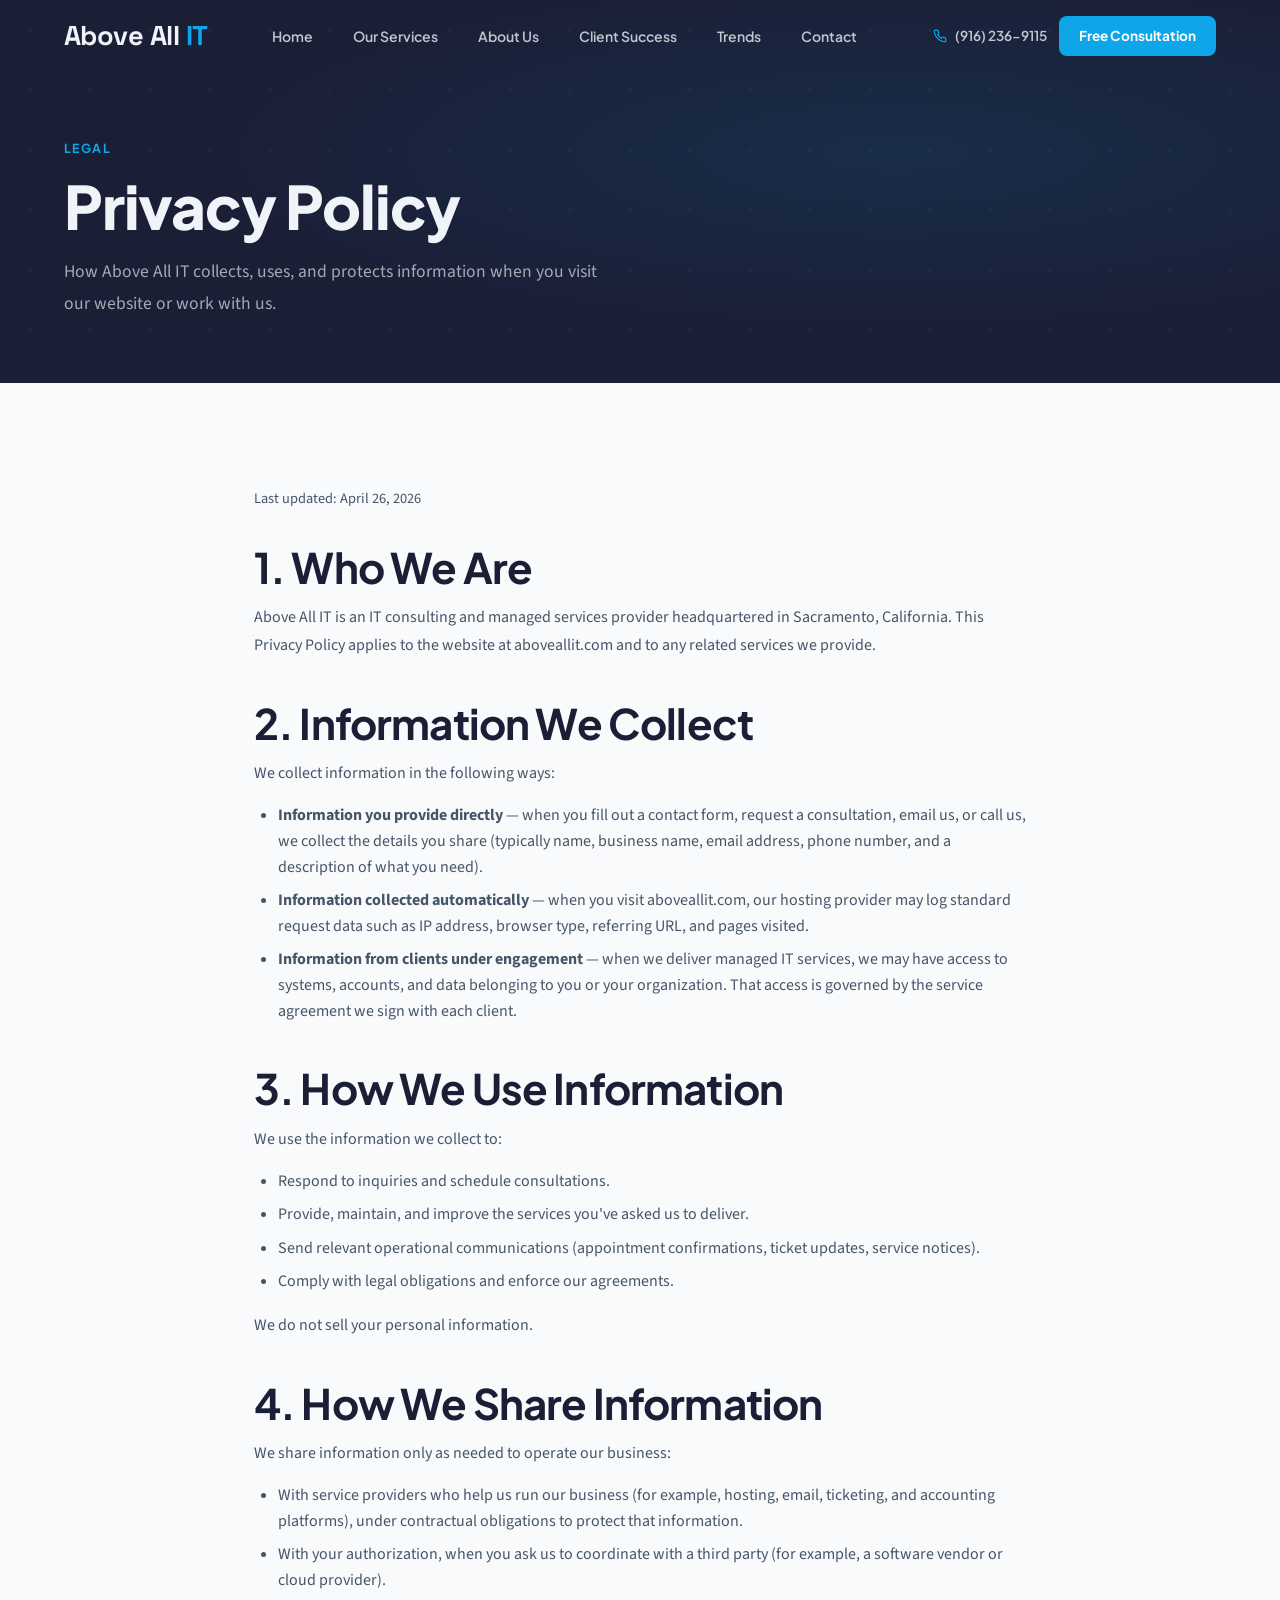
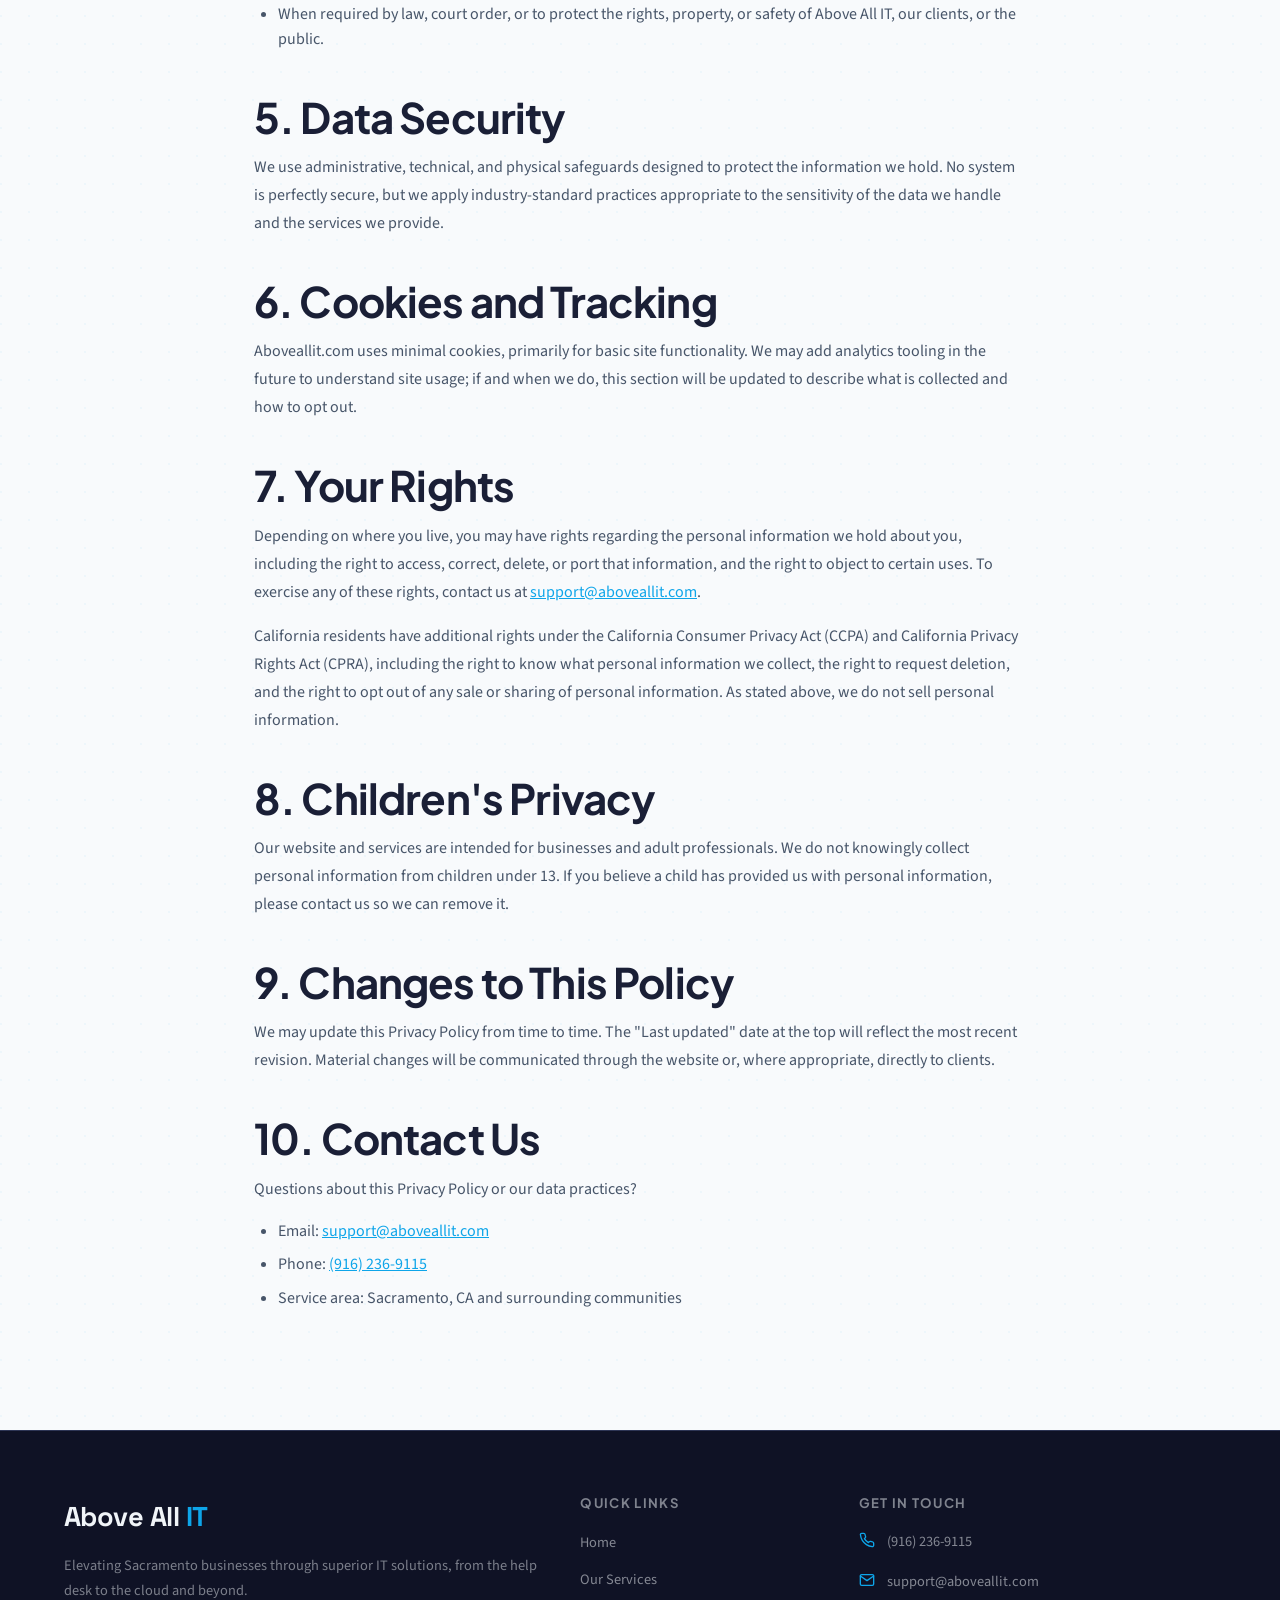
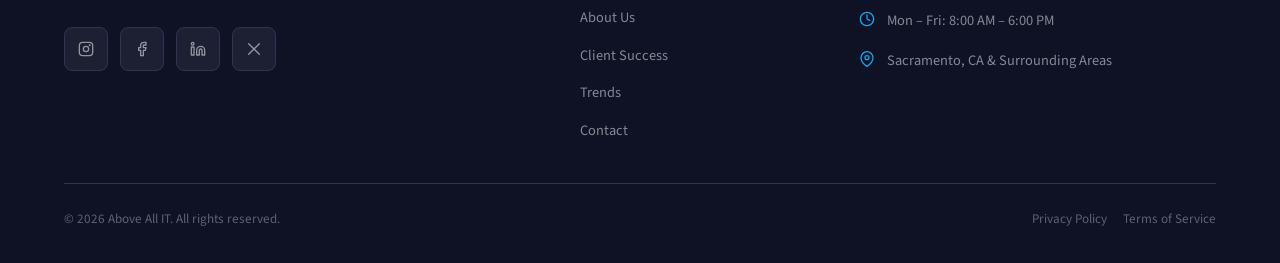
<file: privacy.html>
<!DOCTYPE html>
<html lang="en">
<head>
  <meta charset="UTF-8">
  <meta name="viewport" content="width=device-width, initial-scale=1.0">
  <title>Privacy Policy | Above All IT — Sacramento, CA</title>
  <meta name="description" content="Privacy Policy for Above All IT — how we collect, use, and protect information when you visit aboveallit.com or engage our IT consulting services.">
  <meta name="author" content="Above All IT">
  <meta name="robots" content="index, follow">
  <link rel="canonical" href="https://aboveallit.com/privacy.html">

  <!-- Open Graph -->
  <meta property="og:type" content="website">
  <meta property="og:url" content="https://aboveallit.com/privacy.html">
  <meta property="og:title" content="Privacy Policy | Above All IT">
  <meta property="og:description" content="How Above All IT handles personal information collected through our website and services.">
  <meta property="og:site_name" content="Above All IT">

  <!-- Fonts -->
  <link rel="preconnect" href="https://fonts.googleapis.com">
  <link rel="preconnect" href="https://fonts.gstatic.com" crossorigin>
  <link href="https://fonts.googleapis.com/css2?family=Plus+Jakarta+Sans:wght@400;500;600;700;800&family=Space+Grotesk:wght@600;700&family=Source+Sans+3:ital,wght@0,400;0,600;1,400&display=swap" rel="stylesheet">

  <link rel="stylesheet" href="css/styles.css">
  <link rel="icon" type="image/svg+xml" href="images/favicon.svg">
</head>
<body>

  <!-- ===================== NAVIGATION ===================== -->
  <nav id="mainNav" class="nav scrolled" aria-label="Main navigation">
    <div class="nav-inner">
      <a href="index.html" class="nav-logo">Above All <span>IT</span></a>
      <ul class="nav-links" role="list">
        <li><a href="index.html">Home</a></li>
        <li><a href="services.html">Our Services</a></li>
        <li><a href="about.html">About Us</a></li>
        <li><a href="success.html">Client Success</a></li>
        <li><a href="trends.html">Trends</a></li>
        <li><a href="contact.html">Contact</a></li>
      </ul>
      <div class="nav-actions">
        <a href="tel:+19162369115" class="nav-phone" aria-label="Call Above All IT at (916) 236-9115">
          <svg width="14" height="14" viewBox="0 0 24 24" fill="none" stroke="currentColor" stroke-width="2" stroke-linecap="round" stroke-linejoin="round" aria-hidden="true"><path d="M22 16.92v3a2 2 0 0 1-2.18 2 19.79 19.79 0 0 1-8.63-3.07 19.5 19.5 0 0 1-6-6 19.79 19.79 0 0 1-3.07-8.67A2 2 0 0 1 4.11 2h3a2 2 0 0 1 2 1.72c.13.96.37 1.9.72 2.81a2 2 0 0 1-.45 2.11L8.09 9.91a16 16 0 0 0 6 6l1.27-1.27a2 2 0 0 1 2.11-.45c.91.35 1.85.59 2.81.72A2 2 0 0 1 22 16.92z"/></svg>
          <span>(916) 236-9115</span>
        </a>
        <a href="contact.html" class="btn-nav">Free Consultation</a>
      </div>
      <button class="nav-hamburger" id="hamburger" aria-label="Toggle menu" aria-expanded="false" aria-controls="mobileMenu">
        <span></span><span></span><span></span>
      </button>
    </div>
  </nav>

  <nav id="mobileMenu" class="nav-mobile" aria-label="Mobile navigation">
    <a href="index.html">Home</a>
    <a href="services.html">Our Services</a>
    <a href="about.html">About Us</a>
    <a href="success.html">Client Success</a>
    <a href="trends.html">Trends</a>
    <a href="contact.html">Contact</a>
    <a href="tel:+19162369115" class="nav-phone-mobile">
      <svg width="16" height="16" viewBox="0 0 24 24" fill="none" stroke="currentColor" stroke-width="2" stroke-linecap="round" stroke-linejoin="round" aria-hidden="true"><path d="M22 16.92v3a2 2 0 0 1-2.18 2 19.79 19.79 0 0 1-8.63-3.07 19.5 19.5 0 0 1-6-6 19.79 19.79 0 0 1-3.07-8.67A2 2 0 0 1 4.11 2h3a2 2 0 0 1 2 1.72c.13.96.37 1.9.72 2.81a2 2 0 0 1-.45 2.11L8.09 9.91a16 16 0 0 0 6 6l1.27-1.27a2 2 0 0 1 2.11-.45c.91.35 1.85.59 2.81.72A2 2 0 0 1 22 16.92z"/></svg>
      Call (916) 236-9115
    </a>
    <a href="contact.html" class="btn-primary">Free Consultation</a>
  </nav>

  <main>

    <!-- ===================== PAGE HERO ===================== -->
    <header class="page-hero" aria-labelledby="page-title">
      <div class="container">
        <span class="section-label anim-fade-up">Legal</span>
        <h1 id="page-title" class="anim-fade-up d1">Privacy Policy</h1>
        <p class="lead anim-fade-up d2">How Above All IT collects, uses, and protects information when you visit our website or work with us.</p>
      </div>
    </header>

    <!-- ===================== POLICY ===================== -->
    <section class="section section-light" aria-label="Privacy Policy">
      <div class="container" style="max-width: 820px;">

        <p class="legal-meta">Last updated: April 26, 2026</p>

        <div class="legal-content">

          <h2>1. Who We Are</h2>
          <p>Above All IT is an IT consulting and managed services provider headquartered in Sacramento, California. This Privacy Policy applies to the website at aboveallit.com and to any related services we provide.</p>

          <h2>2. Information We Collect</h2>
          <p>We collect information in the following ways:</p>
          <ul>
            <li><strong>Information you provide directly</strong> — when you fill out a contact form, request a consultation, email us, or call us, we collect the details you share (typically name, business name, email address, phone number, and a description of what you need).</li>
            <li><strong>Information collected automatically</strong> — when you visit aboveallit.com, our hosting provider may log standard request data such as IP address, browser type, referring URL, and pages visited.</li>
            <li><strong>Information from clients under engagement</strong> — when we deliver managed IT services, we may have access to systems, accounts, and data belonging to you or your organization. That access is governed by the service agreement we sign with each client.</li>
          </ul>

          <h2>3. How We Use Information</h2>
          <p>We use the information we collect to:</p>
          <ul>
            <li>Respond to inquiries and schedule consultations.</li>
            <li>Provide, maintain, and improve the services you've asked us to deliver.</li>
            <li>Send relevant operational communications (appointment confirmations, ticket updates, service notices).</li>
            <li>Comply with legal obligations and enforce our agreements.</li>
          </ul>
          <p>We do not sell your personal information.</p>

          <h2>4. How We Share Information</h2>
          <p>We share information only as needed to operate our business:</p>
          <ul>
            <li>With service providers who help us run our business (for example, hosting, email, ticketing, and accounting platforms), under contractual obligations to protect that information.</li>
            <li>With your authorization, when you ask us to coordinate with a third party (for example, a software vendor or cloud provider).</li>
            <li>When required by law, court order, or to protect the rights, property, or safety of Above All IT, our clients, or the public.</li>
          </ul>

          <h2>5. Data Security</h2>
          <p>We use administrative, technical, and physical safeguards designed to protect the information we hold. No system is perfectly secure, but we apply industry-standard practices appropriate to the sensitivity of the data we handle and the services we provide.</p>

          <h2>6. Cookies and Tracking</h2>
          <p>Aboveallit.com uses minimal cookies, primarily for basic site functionality. We may add analytics tooling in the future to understand site usage; if and when we do, this section will be updated to describe what is collected and how to opt out.</p>

          <h2>7. Your Rights</h2>
          <p>Depending on where you live, you may have rights regarding the personal information we hold about you, including the right to access, correct, delete, or port that information, and the right to object to certain uses. To exercise any of these rights, contact us at <a href="mailto:support@aboveallit.com">support@aboveallit.com</a>.</p>
          <p>California residents have additional rights under the California Consumer Privacy Act (CCPA) and California Privacy Rights Act (CPRA), including the right to know what personal information we collect, the right to request deletion, and the right to opt out of any sale or sharing of personal information. As stated above, we do not sell personal information.</p>

          <h2>8. Children's Privacy</h2>
          <p>Our website and services are intended for businesses and adult professionals. We do not knowingly collect personal information from children under 13. If you believe a child has provided us with personal information, please contact us so we can remove it.</p>

          <h2>9. Changes to This Policy</h2>
          <p>We may update this Privacy Policy from time to time. The "Last updated" date at the top will reflect the most recent revision. Material changes will be communicated through the website or, where appropriate, directly to clients.</p>

          <h2>10. Contact Us</h2>
          <p>Questions about this Privacy Policy or our data practices?</p>
          <ul>
            <li>Email: <a href="mailto:support@aboveallit.com">support@aboveallit.com</a></li>
            <li>Phone: <a href="tel:+19162369115">(916) 236-9115</a></li>
            <li>Service area: Sacramento, CA and surrounding communities</li>
          </ul>

        </div>
      </div>
    </section>

  </main>

  <!-- ===================== FOOTER ===================== -->
  <footer class="footer" role="contentinfo">
    <div class="container">
      <div class="footer-grid">

        <div class="footer-col">
          <a href="index.html" class="footer-logo">Above All <span>IT</span></a>
          <p class="footer-tagline">Elevating Sacramento businesses through superior IT solutions, from the help desk to the cloud and beyond.</p>
          <div class="footer-social">
            <a href="https://www.instagram.com/aboveallit/" target="_blank" rel="noopener" class="social-btn" aria-label="Follow Above All IT on Instagram">
              <svg width="16" height="16" viewBox="0 0 24 24" fill="none" stroke="currentColor" stroke-width="2" stroke-linecap="round" stroke-linejoin="round" aria-hidden="true"><rect x="2" y="2" width="20" height="20" rx="5"/><circle cx="12" cy="12" r="4"/><circle cx="17.5" cy="6.5" r=".5" fill="currentColor"/></svg>
            </a>
            <a href="https://www.facebook.com/profile.php?id=61589016171471" class="social-btn" aria-label="Follow Above All IT on Facebook">
              <svg width="16" height="16" viewBox="0 0 24 24" fill="none" stroke="currentColor" stroke-width="2" stroke-linecap="round" stroke-linejoin="round" aria-hidden="true"><path d="M18 2h-3a5 5 0 0 0-5 5v3H7v4h3v8h4v-8h3l1-4h-4V7a1 1 0 0 1 1-1h3z"/></svg>
            </a>
            <a href="#" class="social-btn" aria-label="Follow Above All IT on LinkedIn">
              <svg width="16" height="16" viewBox="0 0 24 24" fill="none" stroke="currentColor" stroke-width="2" stroke-linecap="round" stroke-linejoin="round" aria-hidden="true"><path d="M16 8a6 6 0 0 1 6 6v7h-4v-7a2 2 0 0 0-2-2 2 2 0 0 0-2 2v7h-4v-7a6 6 0 0 1 6-6z"/><rect x="2" y="9" width="4" height="12"/><circle cx="4" cy="4" r="2"/></svg>
            </a>
            <a href="#" class="social-btn" aria-label="Follow Above All IT on X (Twitter)">
              <svg width="16" height="16" viewBox="0 0 24 24" fill="none" stroke="currentColor" stroke-width="2" stroke-linecap="round" stroke-linejoin="round" aria-hidden="true"><path d="M4 4l16 16M4 20L20 4"/></svg>
            </a>
          </div>
        </div>
        <div class="footer-col">
          <h4>Quick Links</h4>
          <ul class="footer-links" role="list">
            <li><a href="index.html">Home</a></li>
            <li><a href="services.html">Our Services</a></li>
            <li><a href="about.html">About Us</a></li>
            <li><a href="success.html">Client Success</a></li>
            <li><a href="trends.html">Trends</a></li>
            <li><a href="contact.html">Contact</a></li>
          </ul>
        </div>
        <div class="footer-col">
          <h4>Get In Touch</h4>
          <div class="footer-contact-item">
            <svg width="16" height="16" viewBox="0 0 24 24" fill="none" stroke="currentColor" stroke-width="2" stroke-linecap="round" stroke-linejoin="round" aria-hidden="true"><path d="M22 16.92v3a2 2 0 0 1-2.18 2 19.79 19.79 0 0 1-8.63-3.07 19.5 19.5 0 0 1-6-6 19.79 19.79 0 0 1-3.07-8.67A2 2 0 0 1 4.11 2h3a2 2 0 0 1 2 1.72c.13.96.37 1.9.72 2.81a2 2 0 0 1-.45 2.11L8.09 9.91a16 16 0 0 0 6 6l1.27-1.27a2 2 0 0 1 2.11-.45c.91.35 1.85.59 2.81.72A2 2 0 0 1 22 16.92z"/></svg>
            <span><a href="tel:+19162369115" style="color:inherit;">(916) 236-9115</a></span>
          </div>
          <div class="footer-contact-item">
            <svg width="16" height="16" viewBox="0 0 24 24" fill="none" stroke="currentColor" stroke-width="2" stroke-linecap="round" stroke-linejoin="round" aria-hidden="true"><path d="M4 4h16c1.1 0 2 .9 2 2v12c0 1.1-.9 2-2 2H4c-1.1 0-2-.9-2-2V6c0-1.1.9-2 2-2z"/><polyline points="22,6 12,13 2,6"/></svg>
            <span><a href="mailto:support@aboveallit.com" style="color:inherit;">support@aboveallit.com</a></span>
          </div>
          <div class="footer-contact-item">
            <svg width="16" height="16" viewBox="0 0 24 24" fill="none" stroke="currentColor" stroke-width="2" stroke-linecap="round" stroke-linejoin="round" aria-hidden="true"><circle cx="12" cy="12" r="10"/><polyline points="12 6 12 12 16 14"/></svg>
            <span>Mon – Fri: 8:00 AM – 6:00 PM</span>
          </div>
          <div class="footer-contact-item">
            <svg width="16" height="16" viewBox="0 0 24 24" fill="none" stroke="currentColor" stroke-width="2" stroke-linecap="round" stroke-linejoin="round" aria-hidden="true"><path d="M21 10c0 7-9 13-9 13s-9-6-9-13a9 9 0 0 1 18 0z"/><circle cx="12" cy="10" r="3"/></svg>
            <span>Sacramento, CA &amp; Surrounding Areas</span>
          </div>
        </div>
      </div>
      <div class="footer-bottom">
        <p>&copy; 2026 Above All IT. All rights reserved.</p>
        <div class="footer-legal">
          <a href="privacy.html">Privacy Policy</a>
          <a href="terms.html">Terms of Service</a>
        </div>
      </div>
    </div>
  </footer>

  <script src="js/main.js"></script>
</body>
</html>
</file>
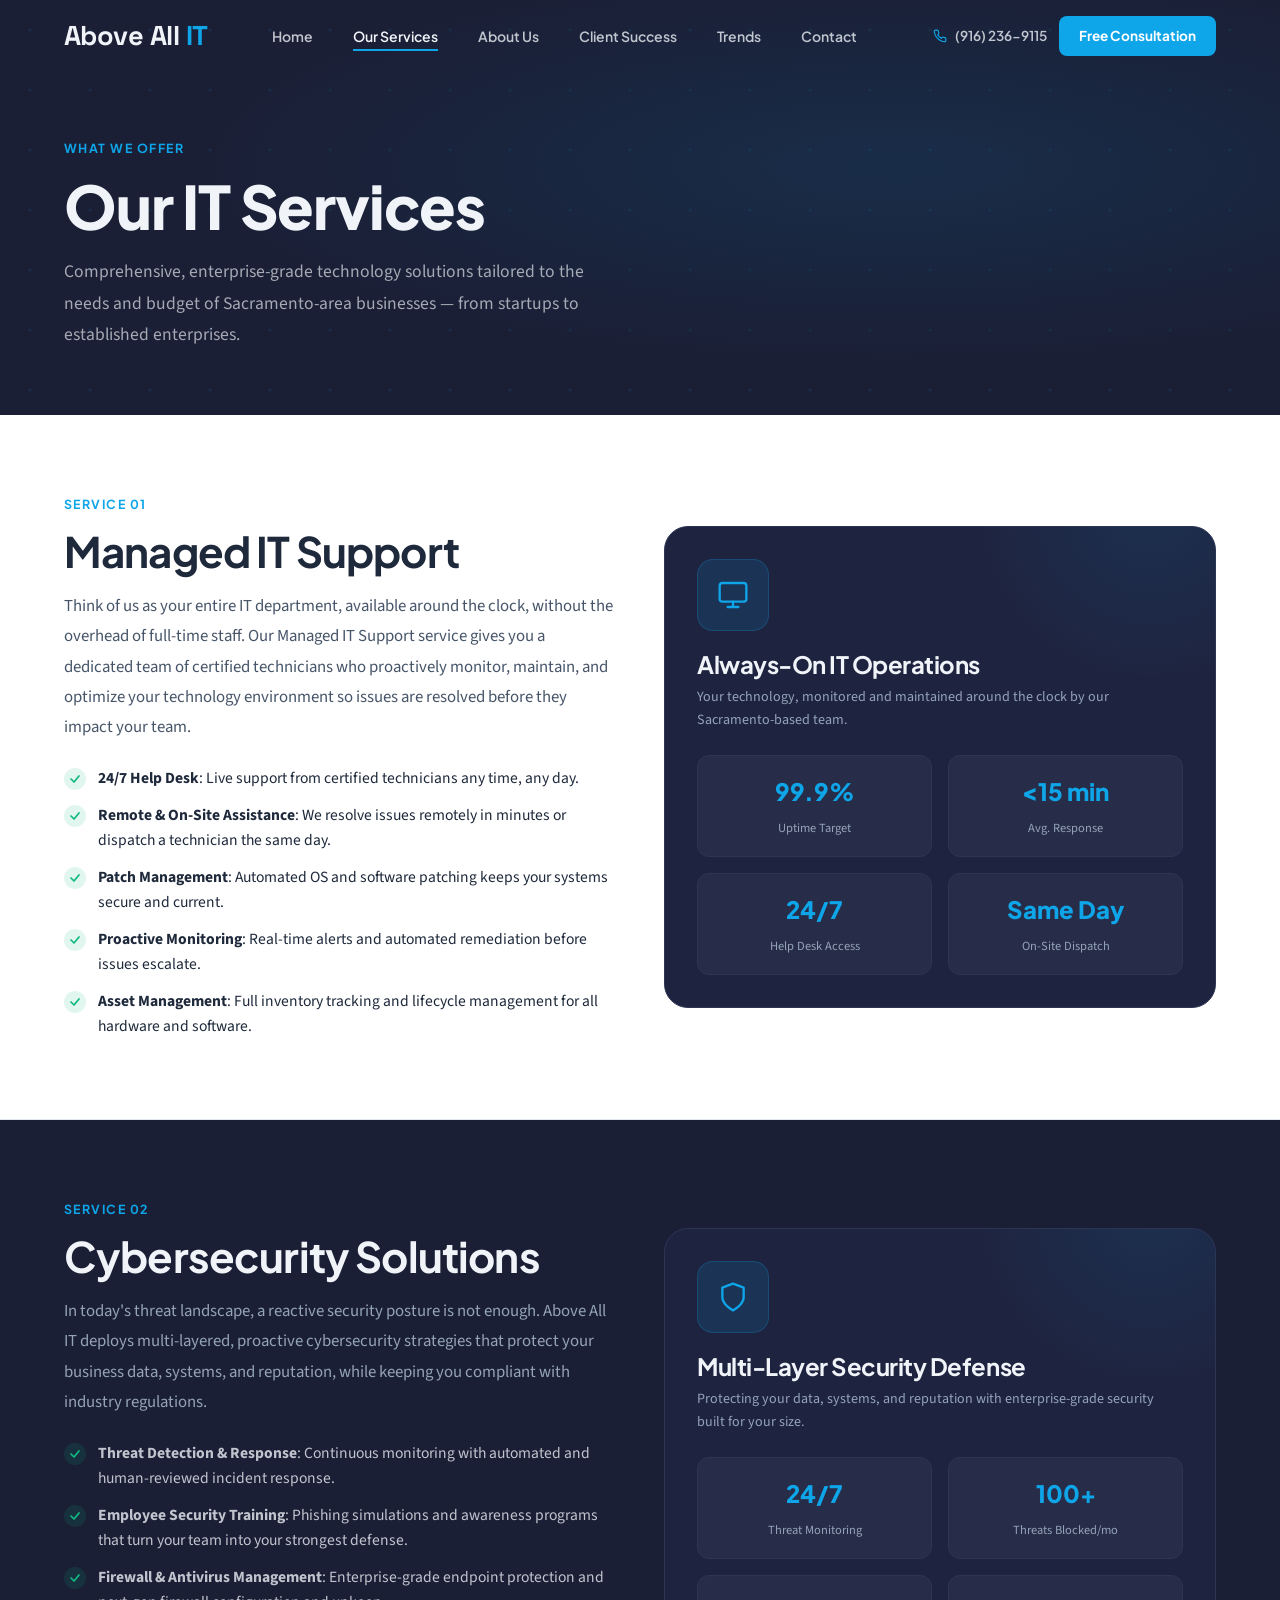
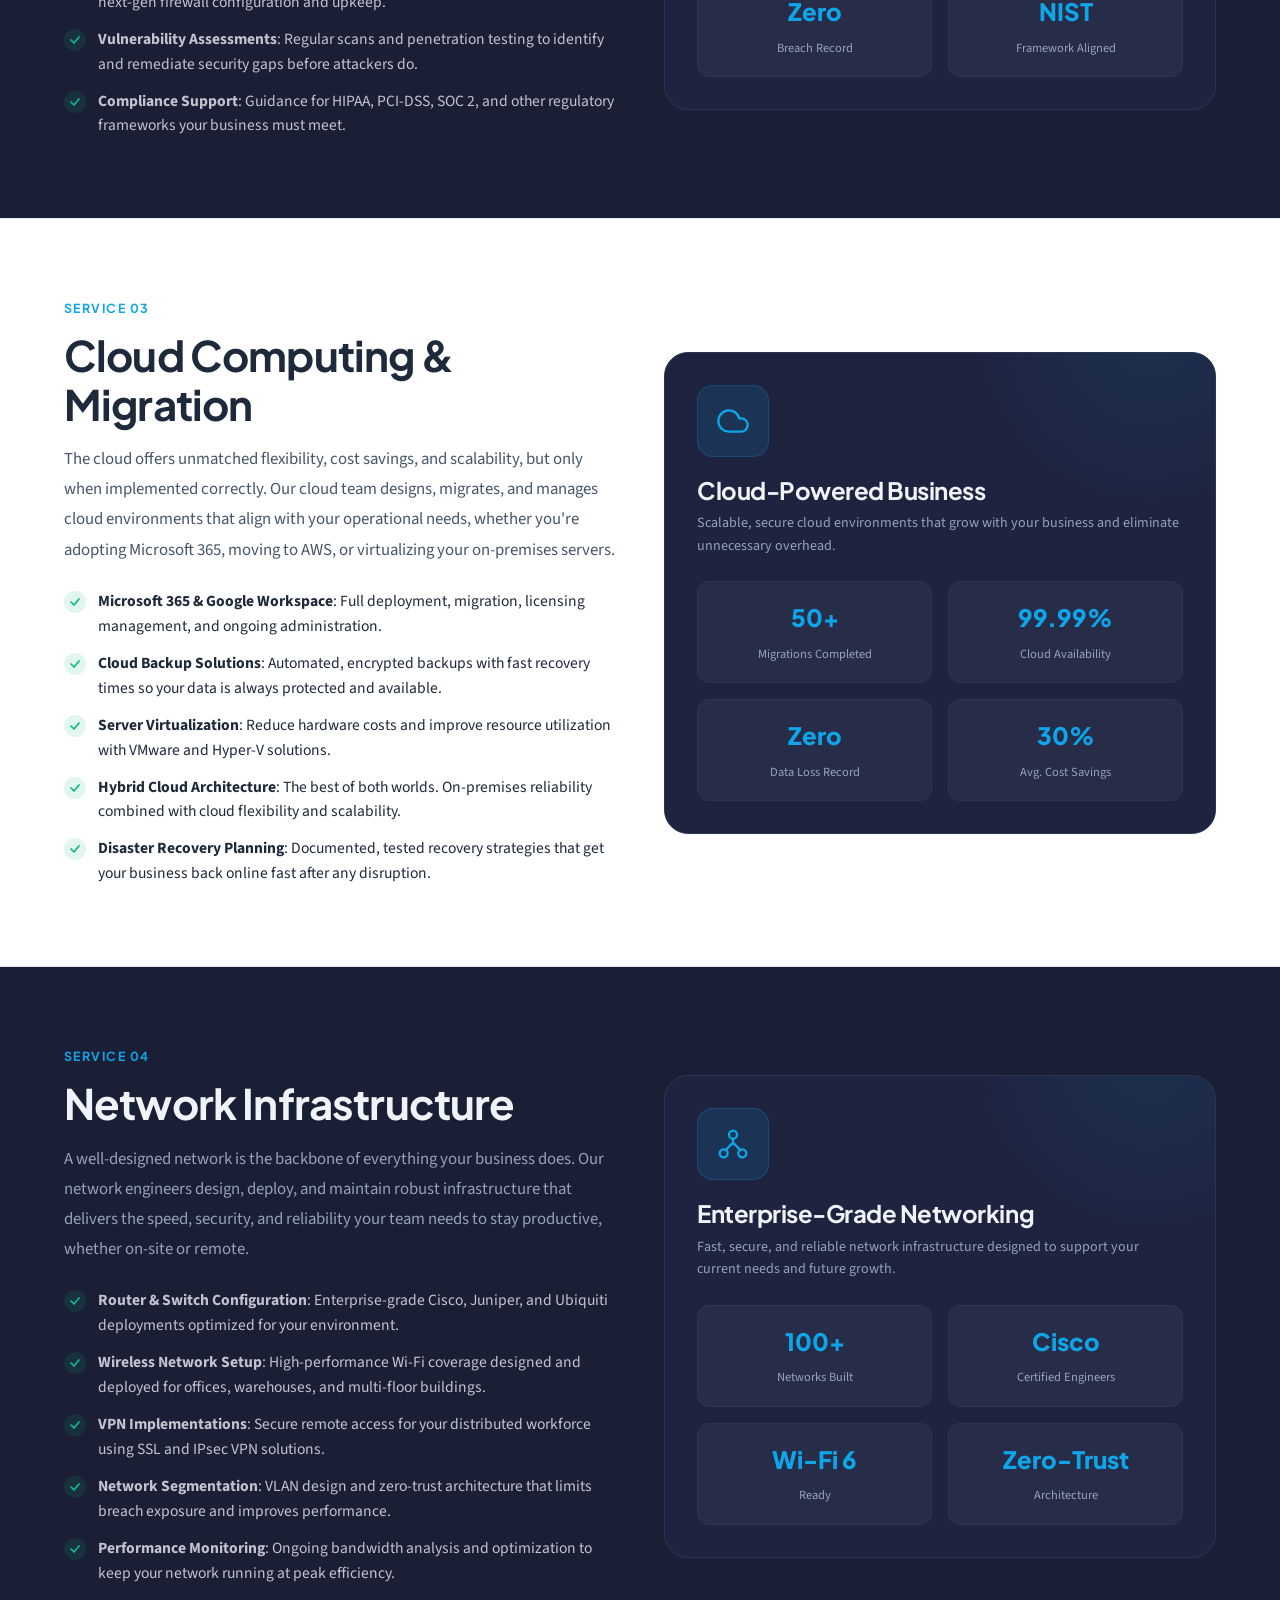
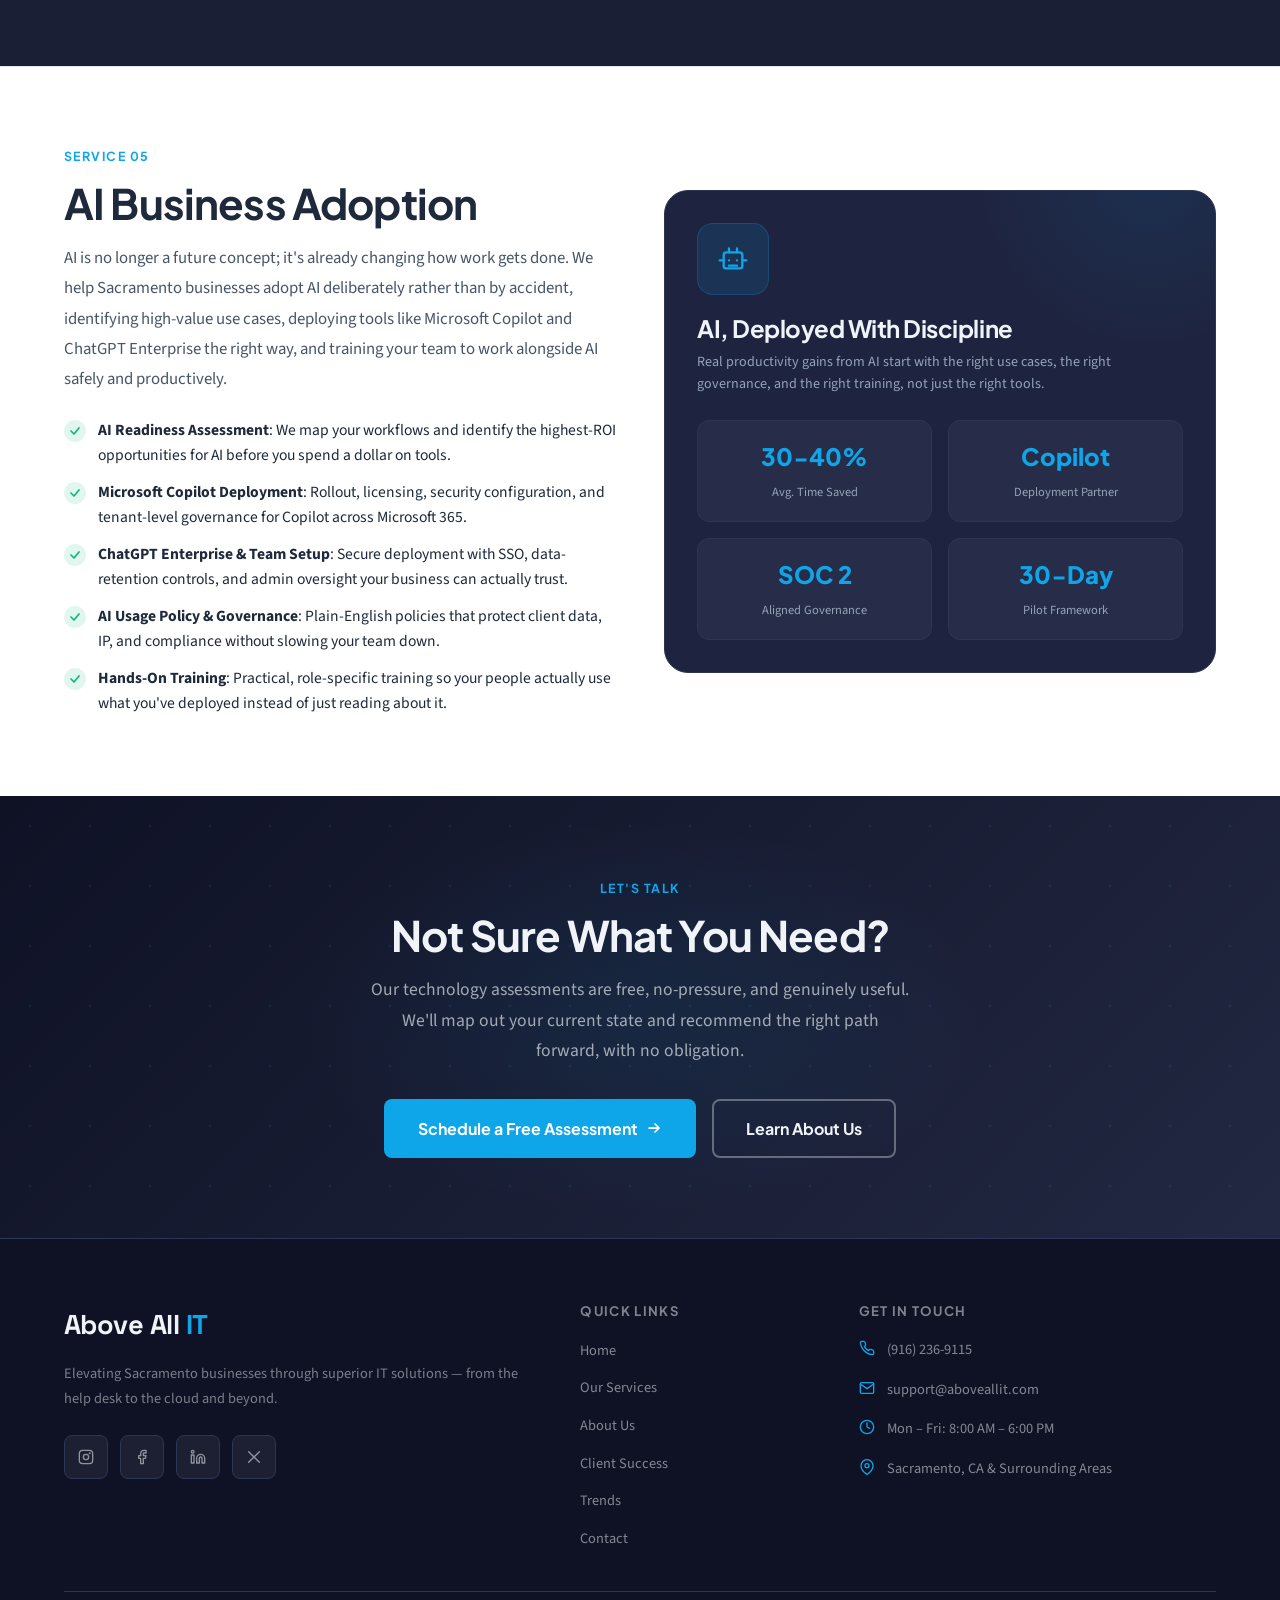
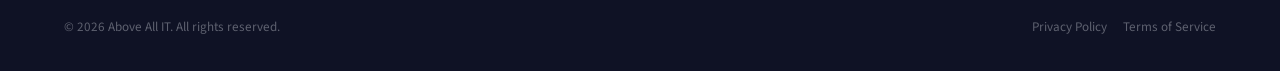
<file: services.html>
<!DOCTYPE html>
<html lang="en">
<head>
  <meta charset="UTF-8">
  <meta name="viewport" content="width=device-width, initial-scale=1.0">
  <title>IT Services | Above All IT — Sacramento, CA</title>
  <meta name="description" content="Explore Above All IT's full suite of services: Managed IT Support, Cybersecurity Solutions, Cloud Computing &amp; Migration, Network Infrastructure, and AI Business Adoption — serving Sacramento, CA.">
  <meta name="keywords" content="managed IT services Sacramento, cybersecurity services Sacramento, cloud migration Sacramento, network infrastructure Sacramento, AI business adoption Sacramento, Microsoft Copilot deployment, IT support California">
  <meta name="author" content="Above All IT">
  <meta name="robots" content="index, follow">
  <link rel="canonical" href="https://aboveallit.com/services.html">

  <!-- Open Graph -->
  <meta property="og:type" content="website">
  <meta property="og:url" content="https://aboveallit.com/services.html">
  <meta property="og:title" content="IT Services | Above All IT — Sacramento, CA">
  <meta property="og:description" content="Managed IT Support, Cybersecurity, Cloud Computing, Network Infrastructure, and AI Business Adoption for Sacramento-area businesses.">
  <meta property="og:site_name" content="Above All IT">

  <!-- Twitter Card -->
  <meta name="twitter:card" content="summary">
  <meta name="twitter:site" content="@aboveallit">
  <meta name="twitter:title" content="IT Services | Above All IT">
  <meta name="twitter:description" content="Managed IT, Cybersecurity, Cloud, Network, and AI Business Adoption services for Sacramento businesses.">

  <!-- Fonts -->
  <link rel="preconnect" href="https://fonts.googleapis.com">
  <link rel="preconnect" href="https://fonts.gstatic.com" crossorigin>
  <link href="https://fonts.googleapis.com/css2?family=Plus+Jakarta+Sans:wght@400;500;600;700;800&family=Space+Grotesk:wght@600;700&family=Source+Sans+3:ital,wght@0,400;0,600;1,400&display=swap" rel="stylesheet">

  <link rel="stylesheet" href="css/styles.css">
  <link rel="icon" type="image/svg+xml" href="images/favicon.svg">
</head>
<body>

  <!-- ===================== NAVIGATION ===================== -->
  <nav id="mainNav" class="nav scrolled" aria-label="Main navigation">
    <div class="nav-inner">
      <a href="index.html" class="nav-logo">Above All <span>IT</span></a>
      <ul class="nav-links" role="list">
        <li><a href="index.html">Home</a></li>
        <li><a href="services.html">Our Services</a></li>
        <li><a href="about.html">About Us</a></li>
        <li><a href="success.html">Client Success</a></li>
        <li><a href="trends.html">Trends</a></li>
        <li><a href="contact.html">Contact</a></li>
      </ul>
      <div class="nav-actions">
        <a href="tel:+19162369115" class="nav-phone" aria-label="Call Above All IT at (916) 236-9115">
          <svg width="14" height="14" viewBox="0 0 24 24" fill="none" stroke="currentColor" stroke-width="2" stroke-linecap="round" stroke-linejoin="round" aria-hidden="true"><path d="M22 16.92v3a2 2 0 0 1-2.18 2 19.79 19.79 0 0 1-8.63-3.07 19.5 19.5 0 0 1-6-6 19.79 19.79 0 0 1-3.07-8.67A2 2 0 0 1 4.11 2h3a2 2 0 0 1 2 1.72c.13.96.37 1.9.72 2.81a2 2 0 0 1-.45 2.11L8.09 9.91a16 16 0 0 0 6 6l1.27-1.27a2 2 0 0 1 2.11-.45c.91.35 1.85.59 2.81.72A2 2 0 0 1 22 16.92z"/></svg>
          <span>(916) 236-9115</span>
        </a>
        <a href="contact.html" class="btn-nav">Free Consultation</a>
      </div>
      <button class="nav-hamburger" id="hamburger" aria-label="Toggle menu" aria-expanded="false" aria-controls="mobileMenu">
        <span></span><span></span><span></span>
      </button>
    </div>
  </nav>

  <nav id="mobileMenu" class="nav-mobile" aria-label="Mobile navigation">
    <a href="index.html">Home</a>
    <a href="services.html">Our Services</a>
    <a href="about.html">About Us</a>
    <a href="success.html">Client Success</a>
    <a href="trends.html">Trends</a>
    <a href="contact.html">Contact</a>
    <a href="tel:+19162369115" class="nav-phone-mobile">
      <svg width="16" height="16" viewBox="0 0 24 24" fill="none" stroke="currentColor" stroke-width="2" stroke-linecap="round" stroke-linejoin="round" aria-hidden="true"><path d="M22 16.92v3a2 2 0 0 1-2.18 2 19.79 19.79 0 0 1-8.63-3.07 19.5 19.5 0 0 1-6-6 19.79 19.79 0 0 1-3.07-8.67A2 2 0 0 1 4.11 2h3a2 2 0 0 1 2 1.72c.13.96.37 1.9.72 2.81a2 2 0 0 1-.45 2.11L8.09 9.91a16 16 0 0 0 6 6l1.27-1.27a2 2 0 0 1 2.11-.45c.91.35 1.85.59 2.81.72A2 2 0 0 1 22 16.92z"/></svg>
      Call (916) 236-9115
    </a>
    <a href="contact.html" class="btn-primary">Free Consultation</a>
  </nav>

  <main>

    <!-- ===================== PAGE HERO ===================== -->
    <header class="page-hero" aria-labelledby="page-title">
      <div class="container">
        <span class="section-label anim-fade-up">What We Offer</span>
        <h1 id="page-title" class="anim-fade-up d1">Our IT Services</h1>
        <p class="lead anim-fade-up d2">Comprehensive, enterprise-grade technology solutions tailored to the needs and budget of Sacramento-area businesses — from startups to established enterprises.</p>
      </div>
    </header>

    <!-- ===================== SERVICE 1: MANAGED IT ===================== -->
    <section id="managed-it" class="service-detail" aria-labelledby="managed-heading">
      <div class="container">
        <div class="svc-detail-inner">

          <div class="svc-detail-content reveal">
            <span class="section-label">Service 01</span>
            <h2 id="managed-heading">Managed IT Support</h2>
            <p>Think of us as your entire IT department, available around the clock, without the overhead of full-time staff. Our Managed IT Support service gives you a dedicated team of certified technicians who proactively monitor, maintain, and optimize your technology environment so issues are resolved before they impact your team.</p>

            <ul class="svc-feature-list">
              <li class="svc-feature-item">
                <div class="check-wrap" aria-hidden="true">
                  <svg width="12" height="12" viewBox="0 0 12 12" fill="none"><polyline points="2,6 5,9 10,3" stroke="currentColor" stroke-width="1.75" stroke-linecap="round" stroke-linejoin="round"/></svg>
                </div>
                <span><strong>24/7 Help Desk</strong>: Live support from certified technicians any time, any day.</span>
              </li>
              <li class="svc-feature-item">
                <div class="check-wrap" aria-hidden="true">
                  <svg width="12" height="12" viewBox="0 0 12 12" fill="none"><polyline points="2,6 5,9 10,3" stroke="currentColor" stroke-width="1.75" stroke-linecap="round" stroke-linejoin="round"/></svg>
                </div>
                <span><strong>Remote &amp; On-Site Assistance</strong>: We resolve issues remotely in minutes or dispatch a technician the same day.</span>
              </li>
              <li class="svc-feature-item">
                <div class="check-wrap" aria-hidden="true">
                  <svg width="12" height="12" viewBox="0 0 12 12" fill="none"><polyline points="2,6 5,9 10,3" stroke="currentColor" stroke-width="1.75" stroke-linecap="round" stroke-linejoin="round"/></svg>
                </div>
                <span><strong>Patch Management</strong>: Automated OS and software patching keeps your systems secure and current.</span>
              </li>
              <li class="svc-feature-item">
                <div class="check-wrap" aria-hidden="true">
                  <svg width="12" height="12" viewBox="0 0 12 12" fill="none"><polyline points="2,6 5,9 10,3" stroke="currentColor" stroke-width="1.75" stroke-linecap="round" stroke-linejoin="round"/></svg>
                </div>
                <span><strong>Proactive Monitoring</strong>: Real-time alerts and automated remediation before issues escalate.</span>
              </li>
              <li class="svc-feature-item">
                <div class="check-wrap" aria-hidden="true">
                  <svg width="12" height="12" viewBox="0 0 12 12" fill="none"><polyline points="2,6 5,9 10,3" stroke="currentColor" stroke-width="1.75" stroke-linecap="round" stroke-linejoin="round"/></svg>
                </div>
                <span><strong>Asset Management</strong>: Full inventory tracking and lifecycle management for all hardware and software.</span>
              </li>
            </ul>
          </div>

          <div class="svc-visual reveal">
            <div class="svc-visual-icon" aria-hidden="true">
              <svg width="32" height="32" viewBox="0 0 24 24" fill="none" stroke="currentColor" stroke-width="1.75" stroke-linecap="round" stroke-linejoin="round"><rect x="2" y="3" width="20" height="14" rx="2"/><path d="M8 21h8M12 17v4"/></svg>
            </div>
            <h3>Always-On IT Operations</h3>
            <p>Your technology, monitored and maintained around the clock by our Sacramento-based team.</p>
            <div class="svc-stats">
              <div class="svc-stat">
                <strong>99.9%</strong>
                <span>Uptime Target</span>
              </div>
              <div class="svc-stat">
                <strong>&lt;15 min</strong>
                <span>Avg. Response</span>
              </div>
              <div class="svc-stat">
                <strong>24/7</strong>
                <span>Help Desk Access</span>
              </div>
              <div class="svc-stat">
                <strong>Same Day</strong>
                <span>On-Site Dispatch</span>
              </div>
            </div>
          </div>

        </div>
      </div>
    </section>

    <!-- ===================== SERVICE 2: CYBERSECURITY ===================== -->
    <section id="cybersecurity" class="service-detail dark" aria-labelledby="cyber-heading">
      <div class="container">
        <div class="svc-detail-inner reverse">

          <div class="svc-visual reveal">
            <div class="svc-visual-icon" aria-hidden="true">
              <svg width="32" height="32" viewBox="0 0 24 24" fill="none" stroke="currentColor" stroke-width="1.75" stroke-linecap="round" stroke-linejoin="round"><path d="M12 22s8-4 8-10V5l-8-3-8 3v7c0 6 8 10 8 10z"/></svg>
            </div>
            <h3>Multi-Layer Security Defense</h3>
            <p>Protecting your data, systems, and reputation with enterprise-grade security built for your size.</p>
            <div class="svc-stats">
              <div class="svc-stat">
                <strong>24/7</strong>
                <span>Threat Monitoring</span>
              </div>
              <div class="svc-stat">
                <strong>100+</strong>
                <span>Threats Blocked/mo</span>
              </div>
              <div class="svc-stat">
                <strong>Zero</strong>
                <span>Breach Record</span>
              </div>
              <div class="svc-stat">
                <strong>NIST</strong>
                <span>Framework Aligned</span>
              </div>
            </div>
          </div>

          <div class="svc-detail-content on-dark reveal">
            <span class="section-label">Service 02</span>
            <h2 id="cyber-heading">Cybersecurity Solutions</h2>
            <p>In today's threat landscape, a reactive security posture is not enough. Above All IT deploys multi-layered, proactive cybersecurity strategies that protect your business data, systems, and reputation, while keeping you compliant with industry regulations.</p>

            <ul class="svc-feature-list">
              <li class="svc-feature-item">
                <div class="check-wrap" aria-hidden="true">
                  <svg width="12" height="12" viewBox="0 0 12 12" fill="none"><polyline points="2,6 5,9 10,3" stroke="currentColor" stroke-width="1.75" stroke-linecap="round" stroke-linejoin="round"/></svg>
                </div>
                <span><strong>Threat Detection &amp; Response</strong>: Continuous monitoring with automated and human-reviewed incident response.</span>
              </li>
              <li class="svc-feature-item">
                <div class="check-wrap" aria-hidden="true">
                  <svg width="12" height="12" viewBox="0 0 12 12" fill="none"><polyline points="2,6 5,9 10,3" stroke="currentColor" stroke-width="1.75" stroke-linecap="round" stroke-linejoin="round"/></svg>
                </div>
                <span><strong>Employee Security Training</strong>: Phishing simulations and awareness programs that turn your team into your strongest defense.</span>
              </li>
              <li class="svc-feature-item">
                <div class="check-wrap" aria-hidden="true">
                  <svg width="12" height="12" viewBox="0 0 12 12" fill="none"><polyline points="2,6 5,9 10,3" stroke="currentColor" stroke-width="1.75" stroke-linecap="round" stroke-linejoin="round"/></svg>
                </div>
                <span><strong>Firewall &amp; Antivirus Management</strong>: Enterprise-grade endpoint protection and next-gen firewall configuration and upkeep.</span>
              </li>
              <li class="svc-feature-item">
                <div class="check-wrap" aria-hidden="true">
                  <svg width="12" height="12" viewBox="0 0 12 12" fill="none"><polyline points="2,6 5,9 10,3" stroke="currentColor" stroke-width="1.75" stroke-linecap="round" stroke-linejoin="round"/></svg>
                </div>
                <span><strong>Vulnerability Assessments</strong>: Regular scans and penetration testing to identify and remediate security gaps before attackers do.</span>
              </li>
              <li class="svc-feature-item">
                <div class="check-wrap" aria-hidden="true">
                  <svg width="12" height="12" viewBox="0 0 12 12" fill="none"><polyline points="2,6 5,9 10,3" stroke="currentColor" stroke-width="1.75" stroke-linecap="round" stroke-linejoin="round"/></svg>
                </div>
                <span><strong>Compliance Support</strong>: Guidance for HIPAA, PCI-DSS, SOC 2, and other regulatory frameworks your business must meet.</span>
              </li>
            </ul>
          </div>

        </div>
      </div>
    </section>

    <!-- ===================== SERVICE 3: CLOUD ===================== -->
    <section id="cloud" class="service-detail" aria-labelledby="cloud-heading">
      <div class="container">
        <div class="svc-detail-inner">

          <div class="svc-detail-content reveal">
            <span class="section-label">Service 03</span>
            <h2 id="cloud-heading">Cloud Computing &amp; Migration</h2>
            <p>The cloud offers unmatched flexibility, cost savings, and scalability, but only when implemented correctly. Our cloud team designs, migrates, and manages cloud environments that align with your operational needs, whether you're adopting Microsoft 365, moving to AWS, or virtualizing your on-premises servers.</p>

            <ul class="svc-feature-list">
              <li class="svc-feature-item">
                <div class="check-wrap" aria-hidden="true">
                  <svg width="12" height="12" viewBox="0 0 12 12" fill="none"><polyline points="2,6 5,9 10,3" stroke="currentColor" stroke-width="1.75" stroke-linecap="round" stroke-linejoin="round"/></svg>
                </div>
                <span><strong>Microsoft 365 &amp; Google Workspace</strong>: Full deployment, migration, licensing management, and ongoing administration.</span>
              </li>
              <li class="svc-feature-item">
                <div class="check-wrap" aria-hidden="true">
                  <svg width="12" height="12" viewBox="0 0 12 12" fill="none"><polyline points="2,6 5,9 10,3" stroke="currentColor" stroke-width="1.75" stroke-linecap="round" stroke-linejoin="round"/></svg>
                </div>
                <span><strong>Cloud Backup Solutions</strong>: Automated, encrypted backups with fast recovery times so your data is always protected and available.</span>
              </li>
              <li class="svc-feature-item">
                <div class="check-wrap" aria-hidden="true">
                  <svg width="12" height="12" viewBox="0 0 12 12" fill="none"><polyline points="2,6 5,9 10,3" stroke="currentColor" stroke-width="1.75" stroke-linecap="round" stroke-linejoin="round"/></svg>
                </div>
                <span><strong>Server Virtualization</strong>: Reduce hardware costs and improve resource utilization with VMware and Hyper-V solutions.</span>
              </li>
              <li class="svc-feature-item">
                <div class="check-wrap" aria-hidden="true">
                  <svg width="12" height="12" viewBox="0 0 12 12" fill="none"><polyline points="2,6 5,9 10,3" stroke="currentColor" stroke-width="1.75" stroke-linecap="round" stroke-linejoin="round"/></svg>
                </div>
                <span><strong>Hybrid Cloud Architecture</strong>: The best of both worlds. On-premises reliability combined with cloud flexibility and scalability.</span>
              </li>
              <li class="svc-feature-item">
                <div class="check-wrap" aria-hidden="true">
                  <svg width="12" height="12" viewBox="0 0 12 12" fill="none"><polyline points="2,6 5,9 10,3" stroke="currentColor" stroke-width="1.75" stroke-linecap="round" stroke-linejoin="round"/></svg>
                </div>
                <span><strong>Disaster Recovery Planning</strong>: Documented, tested recovery strategies that get your business back online fast after any disruption.</span>
              </li>
            </ul>
          </div>

          <div class="svc-visual reveal">
            <div class="svc-visual-icon" aria-hidden="true">
              <svg width="32" height="32" viewBox="0 0 24 24" fill="none" stroke="currentColor" stroke-width="1.75" stroke-linecap="round" stroke-linejoin="round"><path d="M18 10h-1.26A8 8 0 1 0 9 20h9a5 5 0 0 0 0-10z"/></svg>
            </div>
            <h3>Cloud-Powered Business</h3>
            <p>Scalable, secure cloud environments that grow with your business and eliminate unnecessary overhead.</p>
            <div class="svc-stats">
              <div class="svc-stat">
                <strong>50+</strong>
                <span>Migrations Completed</span>
              </div>
              <div class="svc-stat">
                <strong>99.99%</strong>
                <span>Cloud Availability</span>
              </div>
              <div class="svc-stat">
                <strong>Zero</strong>
                <span>Data Loss Record</span>
              </div>
              <div class="svc-stat">
                <strong>30%</strong>
                <span>Avg. Cost Savings</span>
              </div>
            </div>
          </div>

        </div>
      </div>
    </section>

    <!-- ===================== SERVICE 4: NETWORK ===================== -->
    <section id="network" class="service-detail dark" aria-labelledby="network-heading">
      <div class="container">
        <div class="svc-detail-inner reverse">

          <div class="svc-visual reveal">
            <div class="svc-visual-icon" aria-hidden="true">
              <svg width="32" height="32" viewBox="0 0 24 24" fill="none" stroke="currentColor" stroke-width="1.75" stroke-linecap="round" stroke-linejoin="round"><circle cx="12" cy="5" r="3"/><circle cx="19" cy="19" r="3"/><circle cx="5" cy="19" r="3"/><path d="M12 8v3M12 11l-5.5 5.5M12 11l5.5 5.5"/></svg>
            </div>
            <h3>Enterprise-Grade Networking</h3>
            <p>Fast, secure, and reliable network infrastructure designed to support your current needs and future growth.</p>
            <div class="svc-stats">
              <div class="svc-stat">
                <strong>100+</strong>
                <span>Networks Built</span>
              </div>
              <div class="svc-stat">
                <strong>Cisco</strong>
                <span>Certified Engineers</span>
              </div>
              <div class="svc-stat">
                <strong>Wi-Fi 6</strong>
                <span>Ready</span>
              </div>
              <div class="svc-stat">
                <strong>Zero-Trust</strong>
                <span>Architecture</span>
              </div>
            </div>
          </div>

          <div class="svc-detail-content on-dark reveal">
            <span class="section-label">Service 04</span>
            <h2 id="network-heading">Network Infrastructure</h2>
            <p>A well-designed network is the backbone of everything your business does. Our network engineers design, deploy, and maintain robust infrastructure that delivers the speed, security, and reliability your team needs to stay productive, whether on-site or remote.</p>

            <ul class="svc-feature-list">
              <li class="svc-feature-item">
                <div class="check-wrap" aria-hidden="true">
                  <svg width="12" height="12" viewBox="0 0 12 12" fill="none"><polyline points="2,6 5,9 10,3" stroke="currentColor" stroke-width="1.75" stroke-linecap="round" stroke-linejoin="round"/></svg>
                </div>
                <span><strong>Router &amp; Switch Configuration</strong>: Enterprise-grade Cisco, Juniper, and Ubiquiti deployments optimized for your environment.</span>
              </li>
              <li class="svc-feature-item">
                <div class="check-wrap" aria-hidden="true">
                  <svg width="12" height="12" viewBox="0 0 12 12" fill="none"><polyline points="2,6 5,9 10,3" stroke="currentColor" stroke-width="1.75" stroke-linecap="round" stroke-linejoin="round"/></svg>
                </div>
                <span><strong>Wireless Network Setup</strong>: High-performance Wi-Fi coverage designed and deployed for offices, warehouses, and multi-floor buildings.</span>
              </li>
              <li class="svc-feature-item">
                <div class="check-wrap" aria-hidden="true">
                  <svg width="12" height="12" viewBox="0 0 12 12" fill="none"><polyline points="2,6 5,9 10,3" stroke="currentColor" stroke-width="1.75" stroke-linecap="round" stroke-linejoin="round"/></svg>
                </div>
                <span><strong>VPN Implementations</strong>: Secure remote access for your distributed workforce using SSL and IPsec VPN solutions.</span>
              </li>
              <li class="svc-feature-item">
                <div class="check-wrap" aria-hidden="true">
                  <svg width="12" height="12" viewBox="0 0 12 12" fill="none"><polyline points="2,6 5,9 10,3" stroke="currentColor" stroke-width="1.75" stroke-linecap="round" stroke-linejoin="round"/></svg>
                </div>
                <span><strong>Network Segmentation</strong>: VLAN design and zero-trust architecture that limits breach exposure and improves performance.</span>
              </li>
              <li class="svc-feature-item">
                <div class="check-wrap" aria-hidden="true">
                  <svg width="12" height="12" viewBox="0 0 12 12" fill="none"><polyline points="2,6 5,9 10,3" stroke="currentColor" stroke-width="1.75" stroke-linecap="round" stroke-linejoin="round"/></svg>
                </div>
                <span><strong>Performance Monitoring</strong>: Ongoing bandwidth analysis and optimization to keep your network running at peak efficiency.</span>
              </li>
            </ul>
          </div>

        </div>
      </div>
    </section>

    <!-- ===================== SERVICE 5: AI BUSINESS ADOPTION ===================== -->
    <section id="ai-adoption" class="service-detail" aria-labelledby="ai-heading">
      <div class="container">
        <div class="svc-detail-inner">

          <div class="svc-detail-content reveal">
            <span class="section-label">Service 05</span>
            <h2 id="ai-heading">AI Business Adoption</h2>
            <p>AI is no longer a future concept; it's already changing how work gets done. We help Sacramento businesses adopt AI deliberately rather than by accident, identifying high-value use cases, deploying tools like Microsoft Copilot and ChatGPT Enterprise the right way, and training your team to work alongside AI safely and productively.</p>

            <ul class="svc-feature-list">
              <li class="svc-feature-item">
                <div class="check-wrap" aria-hidden="true">
                  <svg width="12" height="12" viewBox="0 0 12 12" fill="none"><polyline points="2,6 5,9 10,3" stroke="currentColor" stroke-width="1.75" stroke-linecap="round" stroke-linejoin="round"/></svg>
                </div>
                <span><strong>AI Readiness Assessment</strong>: We map your workflows and identify the highest-ROI opportunities for AI before you spend a dollar on tools.</span>
              </li>
              <li class="svc-feature-item">
                <div class="check-wrap" aria-hidden="true">
                  <svg width="12" height="12" viewBox="0 0 12 12" fill="none"><polyline points="2,6 5,9 10,3" stroke="currentColor" stroke-width="1.75" stroke-linecap="round" stroke-linejoin="round"/></svg>
                </div>
                <span><strong>Microsoft Copilot Deployment</strong>: Rollout, licensing, security configuration, and tenant-level governance for Copilot across Microsoft 365.</span>
              </li>
              <li class="svc-feature-item">
                <div class="check-wrap" aria-hidden="true">
                  <svg width="12" height="12" viewBox="0 0 12 12" fill="none"><polyline points="2,6 5,9 10,3" stroke="currentColor" stroke-width="1.75" stroke-linecap="round" stroke-linejoin="round"/></svg>
                </div>
                <span><strong>ChatGPT Enterprise &amp; Team Setup</strong>: Secure deployment with SSO, data-retention controls, and admin oversight your business can actually trust.</span>
              </li>
              <li class="svc-feature-item">
                <div class="check-wrap" aria-hidden="true">
                  <svg width="12" height="12" viewBox="0 0 12 12" fill="none"><polyline points="2,6 5,9 10,3" stroke="currentColor" stroke-width="1.75" stroke-linecap="round" stroke-linejoin="round"/></svg>
                </div>
                <span><strong>AI Usage Policy &amp; Governance</strong>: Plain-English policies that protect client data, IP, and compliance without slowing your team down.</span>
              </li>
              <li class="svc-feature-item">
                <div class="check-wrap" aria-hidden="true">
                  <svg width="12" height="12" viewBox="0 0 12 12" fill="none"><polyline points="2,6 5,9 10,3" stroke="currentColor" stroke-width="1.75" stroke-linecap="round" stroke-linejoin="round"/></svg>
                </div>
                <span><strong>Hands-On Training</strong>: Practical, role-specific training so your people actually use what you've deployed instead of just reading about it.</span>
              </li>
            </ul>
          </div>

          <div class="svc-visual reveal">
            <div class="svc-visual-icon" aria-hidden="true">
              <svg width="32" height="32" viewBox="0 0 24 24" fill="none" stroke="currentColor" stroke-width="1.75" stroke-linecap="round" stroke-linejoin="round"><rect x="5" y="7" width="14" height="12" rx="2"/><path d="M9 7V4M15 7V4M9 13h.01M15 13h.01M9 17h6M2 13h3M19 13h3"/></svg>
            </div>
            <h3>AI, Deployed With Discipline</h3>
            <p>Real productivity gains from AI start with the right use cases, the right governance, and the right training, not just the right tools.</p>
            <div class="svc-stats">
              <div class="svc-stat">
                <strong>30-40%</strong>
                <span>Avg. Time Saved</span>
              </div>
              <div class="svc-stat">
                <strong>Copilot</strong>
                <span>Deployment Partner</span>
              </div>
              <div class="svc-stat">
                <strong>SOC 2</strong>
                <span>Aligned Governance</span>
              </div>
              <div class="svc-stat">
                <strong>30-Day</strong>
                <span>Pilot Framework</span>
              </div>
            </div>
          </div>

        </div>
      </div>
    </section>

    <!-- ===================== END CTA ===================== -->
    <section class="cta-banner" aria-labelledby="svc-cta-heading">
      <div class="container">
        <div class="reveal">
          <span class="section-label">Let's Talk</span>
          <h2 id="svc-cta-heading">Not Sure What You Need?</h2>
          <p class="lead">Our technology assessments are free, no-pressure, and genuinely useful. We'll map out your current state and recommend the right path forward, with no obligation.</p>
          <div class="cta-banner-btns">
            <a href="contact.html" class="btn-primary">
              Schedule a Free Assessment
              <svg class="arrow-icon" width="16" height="16" viewBox="0 0 16 16" fill="none" aria-hidden="true"><path d="M3 8h10M9 4l4 4-4 4" stroke="currentColor" stroke-width="1.75" stroke-linecap="round" stroke-linejoin="round"/></svg>
            </a>
            <a href="about.html" class="btn-outline">Learn About Us</a>
          </div>
        </div>
      </div>
    </section>

  </main>

  <!-- ===================== FOOTER ===================== -->
  <footer class="footer" role="contentinfo">
    <div class="container">
      <div class="footer-grid">
        <div class="footer-col">
          <a href="index.html" class="footer-logo">Above All <span>IT</span></a>
          <p class="footer-tagline">Elevating Sacramento businesses through superior IT solutions — from the help desk to the cloud and beyond.</p>
          <div class="footer-social">
            <a href="https://www.instagram.com/aboveallit/" target="_blank" rel="noopener" class="social-btn" aria-label="Follow Above All IT on Instagram">
              <svg width="16" height="16" viewBox="0 0 24 24" fill="none" stroke="currentColor" stroke-width="2" stroke-linecap="round" stroke-linejoin="round" aria-hidden="true"><rect x="2" y="2" width="20" height="20" rx="5"/><circle cx="12" cy="12" r="4"/><circle cx="17.5" cy="6.5" r=".5" fill="currentColor"/></svg>
            </a>
            <a href="https://www.facebook.com/profile.php?id=61589016171471" class="social-btn" aria-label="Follow Above All IT on Facebook">
              <svg width="16" height="16" viewBox="0 0 24 24" fill="none" stroke="currentColor" stroke-width="2" stroke-linecap="round" stroke-linejoin="round" aria-hidden="true"><path d="M18 2h-3a5 5 0 0 0-5 5v3H7v4h3v8h4v-8h3l1-4h-4V7a1 1 0 0 1 1-1h3z"/></svg>
            </a>
            <a href="#" class="social-btn" aria-label="Follow Above All IT on LinkedIn">
              <svg width="16" height="16" viewBox="0 0 24 24" fill="none" stroke="currentColor" stroke-width="2" stroke-linecap="round" stroke-linejoin="round" aria-hidden="true"><path d="M16 8a6 6 0 0 1 6 6v7h-4v-7a2 2 0 0 0-2-2 2 2 0 0 0-2 2v7h-4v-7a6 6 0 0 1 6-6z"/><rect x="2" y="9" width="4" height="12"/><circle cx="4" cy="4" r="2"/></svg>
            </a>
            <a href="#" class="social-btn" aria-label="Follow Above All IT on X (Twitter)">
              <svg width="16" height="16" viewBox="0 0 24 24" fill="none" stroke="currentColor" stroke-width="2" stroke-linecap="round" stroke-linejoin="round" aria-hidden="true"><path d="M4 4l16 16M4 20L20 4"/></svg>
            </a>
          </div>
        </div>
        <div class="footer-col">
          <h4>Quick Links</h4>
          <ul class="footer-links" role="list">
            <li><a href="index.html">Home</a></li>
            <li><a href="services.html">Our Services</a></li>
            <li><a href="about.html">About Us</a></li>
            <li><a href="success.html">Client Success</a></li>
            <li><a href="trends.html">Trends</a></li>
            <li><a href="contact.html">Contact</a></li>
          </ul>
        </div>
        <div class="footer-col">
          <h4>Get In Touch</h4>
          <div class="footer-contact-item">
            <svg width="16" height="16" viewBox="0 0 24 24" fill="none" stroke="currentColor" stroke-width="2" stroke-linecap="round" stroke-linejoin="round" aria-hidden="true"><path d="M22 16.92v3a2 2 0 0 1-2.18 2 19.79 19.79 0 0 1-8.63-3.07 19.5 19.5 0 0 1-6-6 19.79 19.79 0 0 1-3.07-8.67A2 2 0 0 1 4.11 2h3a2 2 0 0 1 2 1.72c.13.96.37 1.9.72 2.81a2 2 0 0 1-.45 2.11L8.09 9.91a16 16 0 0 0 6 6l1.27-1.27a2 2 0 0 1 2.11-.45c.91.35 1.85.59 2.81.72A2 2 0 0 1 22 16.92z"/></svg>
            <span><a href="tel:+19162369115" style="color:inherit;">(916) 236-9115</a></span>
          </div>
          <div class="footer-contact-item">
            <svg width="16" height="16" viewBox="0 0 24 24" fill="none" stroke="currentColor" stroke-width="2" stroke-linecap="round" stroke-linejoin="round" aria-hidden="true"><path d="M4 4h16c1.1 0 2 .9 2 2v12c0 1.1-.9 2-2 2H4c-1.1 0-2-.9-2-2V6c0-1.1.9-2 2-2z"/><polyline points="22,6 12,13 2,6"/></svg>
            <span><a href="mailto:support@aboveallit.com" style="color:inherit;">support@aboveallit.com</a></span>
          </div>
          <div class="footer-contact-item">
            <svg width="16" height="16" viewBox="0 0 24 24" fill="none" stroke="currentColor" stroke-width="2" stroke-linecap="round" stroke-linejoin="round" aria-hidden="true"><circle cx="12" cy="12" r="10"/><polyline points="12 6 12 12 16 14"/></svg>
            <span>Mon – Fri: 8:00 AM – 6:00 PM</span>
          </div>
          <div class="footer-contact-item">
            <svg width="16" height="16" viewBox="0 0 24 24" fill="none" stroke="currentColor" stroke-width="2" stroke-linecap="round" stroke-linejoin="round" aria-hidden="true"><path d="M21 10c0 7-9 13-9 13s-9-6-9-13a9 9 0 0 1 18 0z"/><circle cx="12" cy="10" r="3"/></svg>
            <span>Sacramento, CA &amp; Surrounding Areas</span>
          </div>
        </div>
      </div>
      <div class="footer-bottom">
        <p>&copy; 2026 Above All IT. All rights reserved.</p>
        <div class="footer-legal">
          <a href="privacy.html">Privacy Policy</a>
          <a href="terms.html">Terms of Service</a>
        </div>
      </div>
    </div>
  </footer>

  <script src="js/main.js"></script>
</body>
</html>
</file>
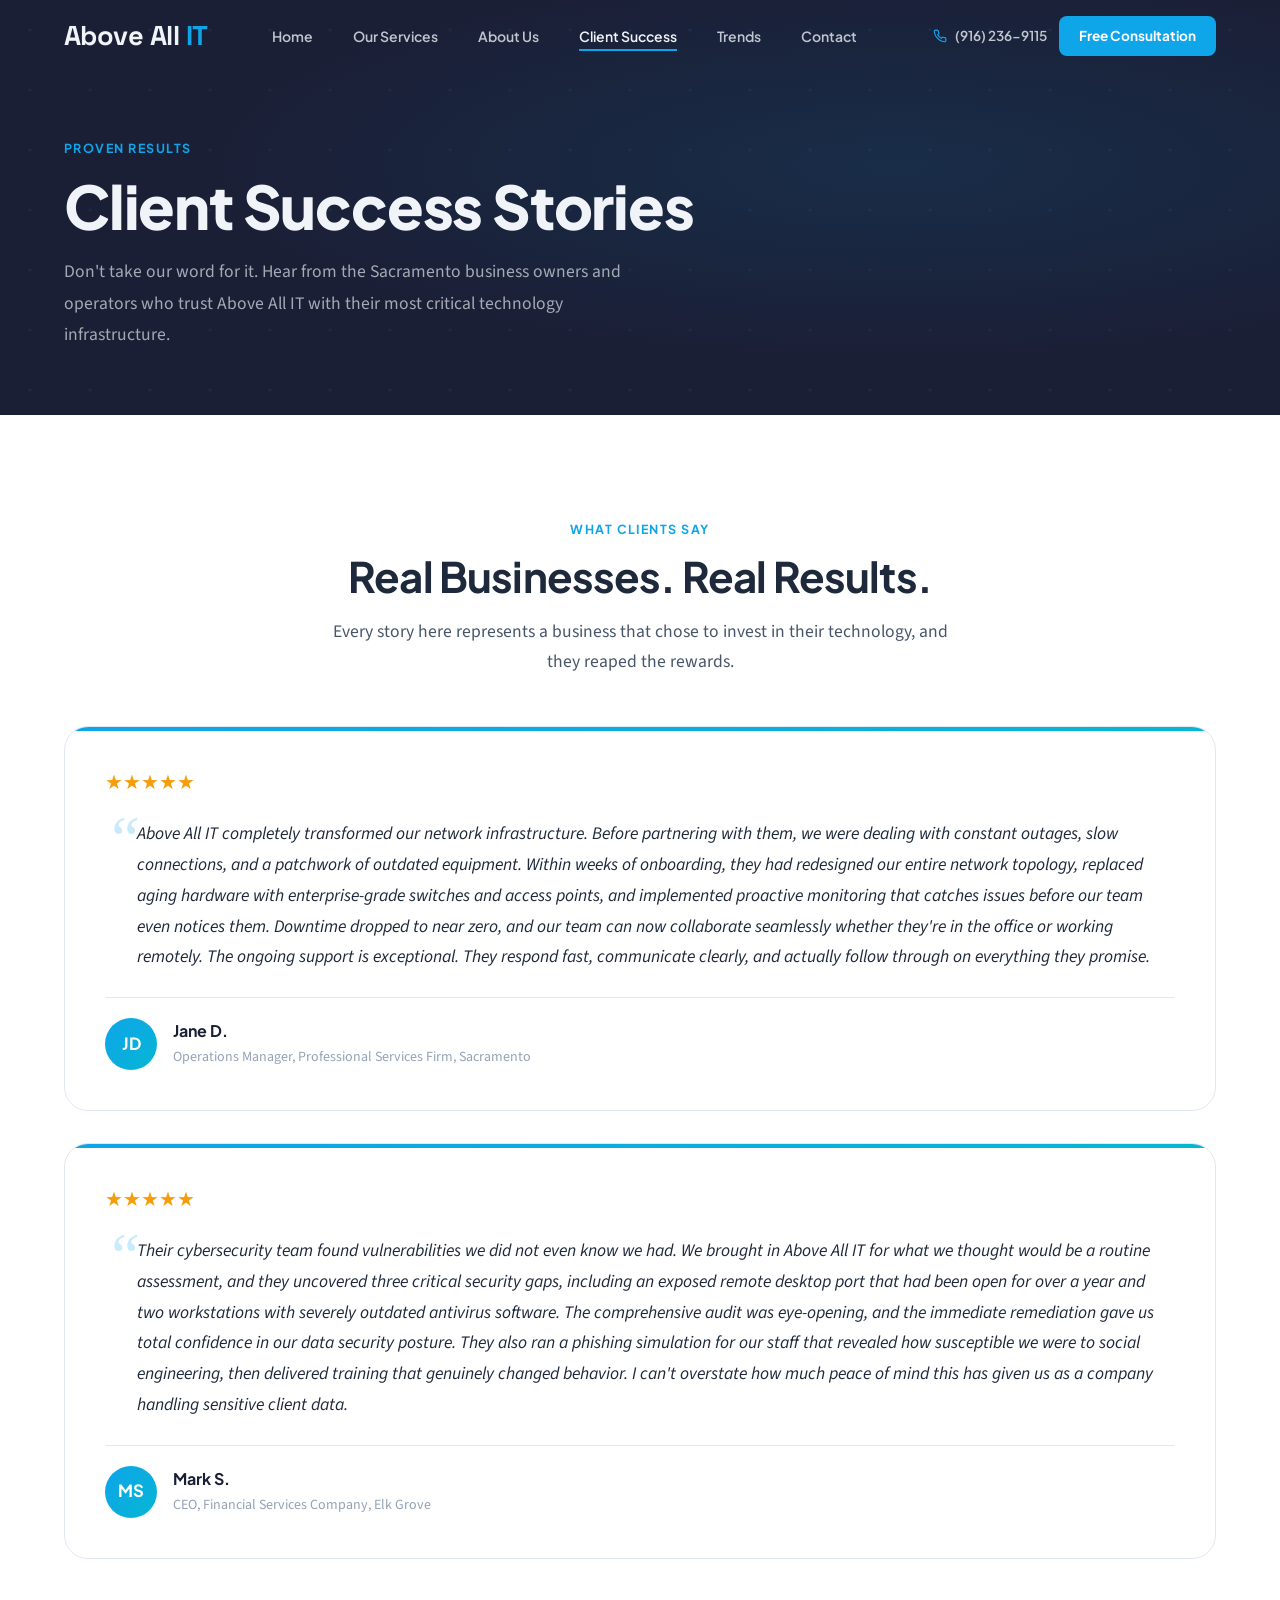
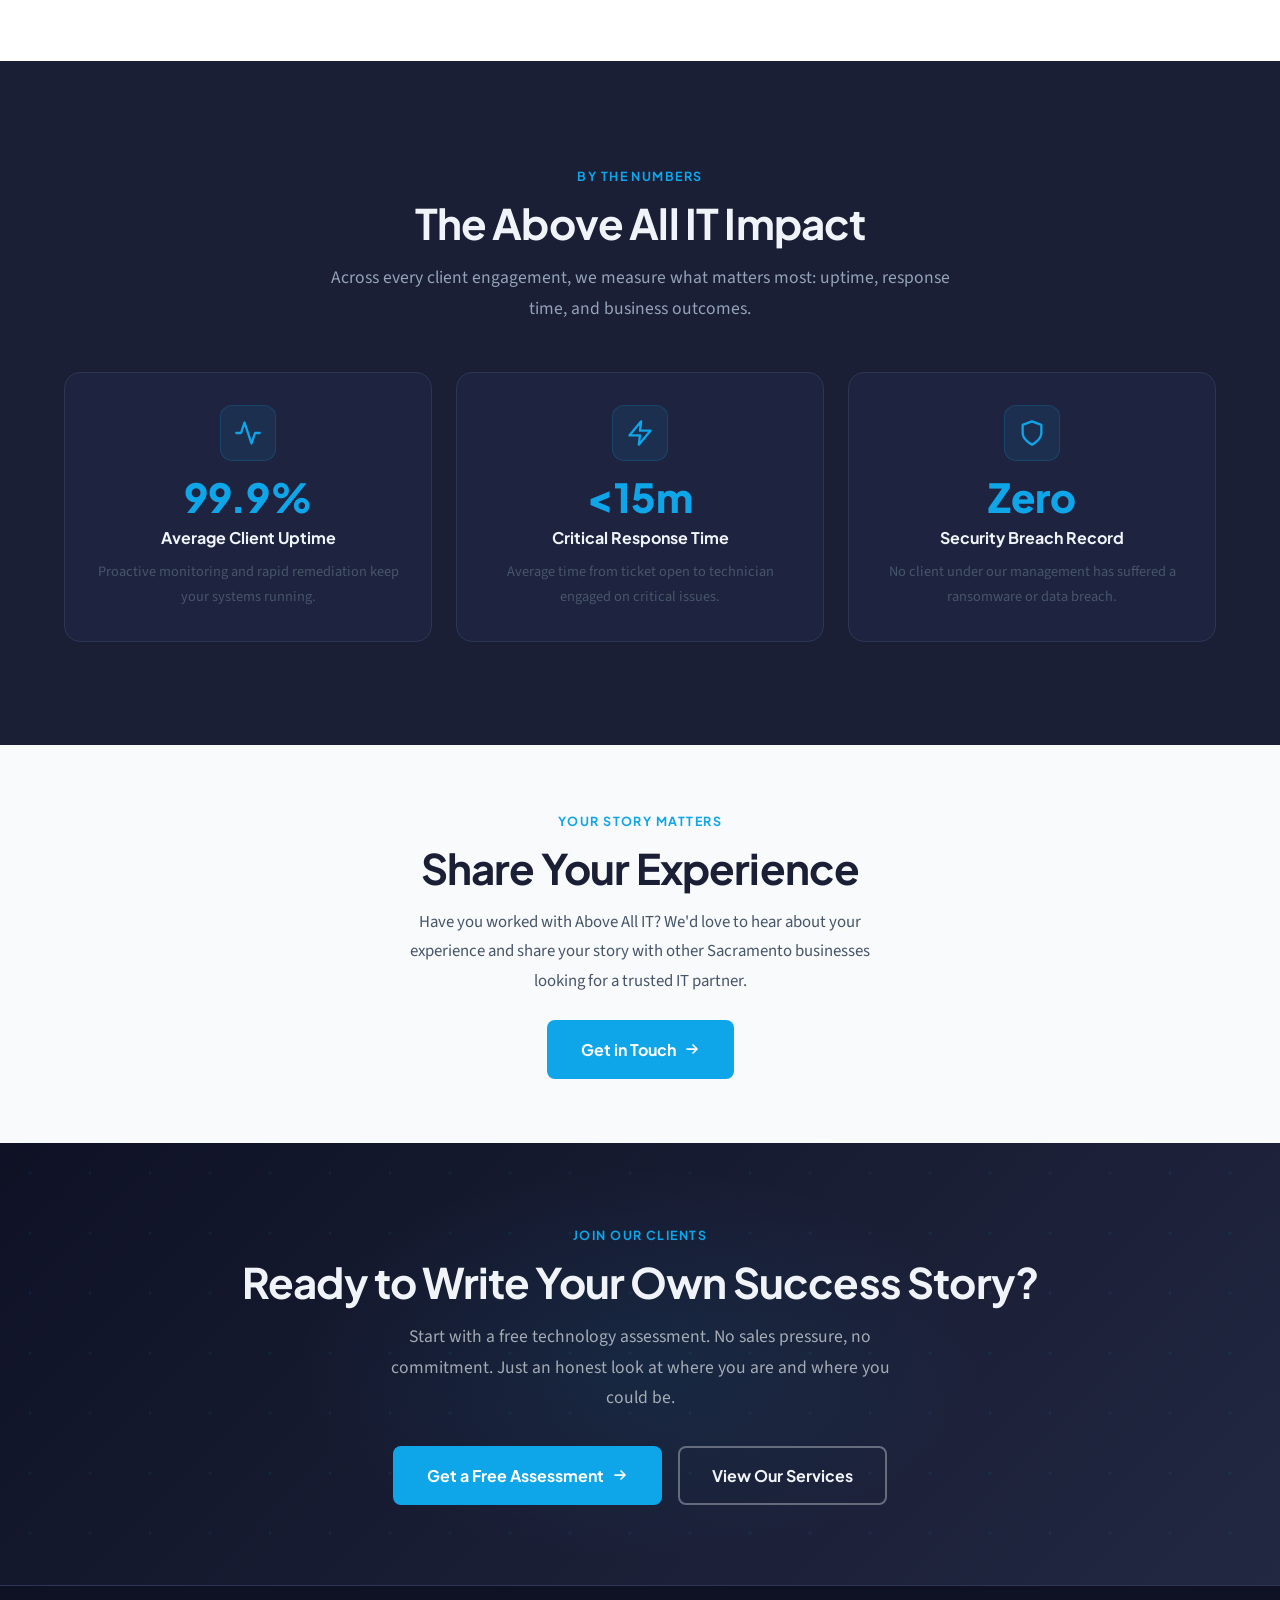
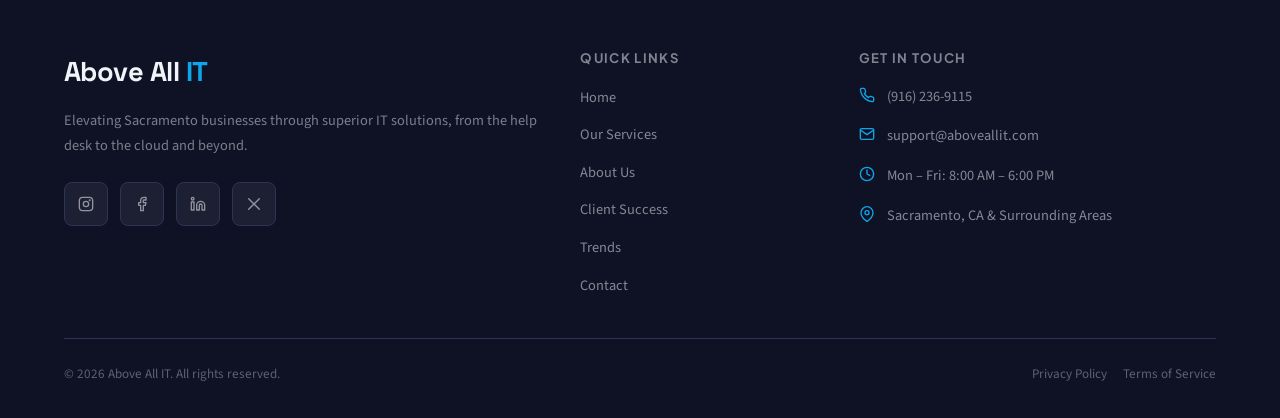
<file: success.html>
<!DOCTYPE html>
<html lang="en">
<head>
  <meta charset="UTF-8">
  <meta name="viewport" content="width=device-width, initial-scale=1.0">
  <title>Client Success Stories | Above All IT — Sacramento, CA</title>
  <meta name="description" content="Read real success stories from Sacramento businesses that partnered with Above All IT for managed IT, cybersecurity, cloud migration, and network infrastructure.">
  <meta name="keywords" content="Above All IT reviews, IT consulting testimonials Sacramento, managed IT success stories, cybersecurity results Sacramento">
  <meta name="author" content="Above All IT">
  <meta name="robots" content="index, follow">
  <link rel="canonical" href="https://aboveallit.com/success.html">

  <!-- Open Graph -->
  <meta property="og:type" content="website">
  <meta property="og:url" content="https://aboveallit.com/success.html">
  <meta property="og:title" content="Client Success Stories | Above All IT — Sacramento, CA">
  <meta property="og:description" content="Real results from real Sacramento businesses who trusted Above All IT with their technology.">
  <meta property="og:site_name" content="Above All IT">

  <!-- Twitter Card -->
  <meta name="twitter:card" content="summary">
  <meta name="twitter:site" content="@aboveallit">
  <meta name="twitter:title" content="Client Success Stories | Above All IT">
  <meta name="twitter:description" content="Real results from Sacramento businesses partnered with Above All IT.">

  <!-- Fonts -->
  <link rel="preconnect" href="https://fonts.googleapis.com">
  <link rel="preconnect" href="https://fonts.gstatic.com" crossorigin>
  <link href="https://fonts.googleapis.com/css2?family=Plus+Jakarta+Sans:wght@400;500;600;700;800&family=Space+Grotesk:wght@600;700&family=Source+Sans+3:ital,wght@0,400;0,600;1,400&display=swap" rel="stylesheet">

  <link rel="stylesheet" href="css/styles.css">
  <link rel="icon" type="image/svg+xml" href="images/favicon.svg">

  <!-- JSON-LD: Reviews -->
  <script type="application/ld+json">
  {
    "@context": "https://schema.org",
    "@type": "LocalBusiness",
    "name": "Above All IT",
    "url": "https://aboveallit.com",
    "telephone": "+1-916-236-9115",
    "review": [
      {
        "@type": "Review",
        "reviewRating": { "@type": "Rating", "ratingValue": "5", "bestRating": "5" },
        "author": { "@type": "Person", "name": "Jane D." },
        "reviewBody": "Above All IT completely transformed our network infrastructure. Downtime dropped to near zero, and our team can now collaborate seamlessly whether they're in the office or remote."
      },
      {
        "@type": "Review",
        "reviewRating": { "@type": "Rating", "ratingValue": "5", "bestRating": "5" },
        "author": { "@type": "Person", "name": "Mark S." },
        "reviewBody": "Their cybersecurity team found vulnerabilities we did not even know we had. The comprehensive audit and immediate remediation gave us total confidence in our data security posture."
      }
    ],
    "aggregateRating": {
      "@type": "AggregateRating",
      "ratingValue": "5",
      "reviewCount": "2"
    }
  }
  </script>
</head>
<body>

  <!-- ===================== NAVIGATION ===================== -->
  <nav id="mainNav" class="nav scrolled" aria-label="Main navigation">
    <div class="nav-inner">
      <a href="index.html" class="nav-logo">Above All <span>IT</span></a>
      <ul class="nav-links" role="list">
        <li><a href="index.html">Home</a></li>
        <li><a href="services.html">Our Services</a></li>
        <li><a href="about.html">About Us</a></li>
        <li><a href="success.html">Client Success</a></li>
        <li><a href="trends.html">Trends</a></li>
        <li><a href="contact.html">Contact</a></li>
      </ul>
      <div class="nav-actions">
        <a href="tel:+19162369115" class="nav-phone" aria-label="Call Above All IT at (916) 236-9115">
          <svg width="14" height="14" viewBox="0 0 24 24" fill="none" stroke="currentColor" stroke-width="2" stroke-linecap="round" stroke-linejoin="round" aria-hidden="true"><path d="M22 16.92v3a2 2 0 0 1-2.18 2 19.79 19.79 0 0 1-8.63-3.07 19.5 19.5 0 0 1-6-6 19.79 19.79 0 0 1-3.07-8.67A2 2 0 0 1 4.11 2h3a2 2 0 0 1 2 1.72c.13.96.37 1.9.72 2.81a2 2 0 0 1-.45 2.11L8.09 9.91a16 16 0 0 0 6 6l1.27-1.27a2 2 0 0 1 2.11-.45c.91.35 1.85.59 2.81.72A2 2 0 0 1 22 16.92z"/></svg>
          <span>(916) 236-9115</span>
        </a>
        <a href="contact.html" class="btn-nav">Free Consultation</a>
      </div>
      <button class="nav-hamburger" id="hamburger" aria-label="Toggle menu" aria-expanded="false" aria-controls="mobileMenu">
        <span></span><span></span><span></span>
      </button>
    </div>
  </nav>

  <nav id="mobileMenu" class="nav-mobile" aria-label="Mobile navigation">
    <a href="index.html">Home</a>
    <a href="services.html">Our Services</a>
    <a href="about.html">About Us</a>
    <a href="success.html">Client Success</a>
    <a href="trends.html">Trends</a>
    <a href="contact.html">Contact</a>
    <a href="tel:+19162369115" class="nav-phone-mobile">
      <svg width="16" height="16" viewBox="0 0 24 24" fill="none" stroke="currentColor" stroke-width="2" stroke-linecap="round" stroke-linejoin="round" aria-hidden="true"><path d="M22 16.92v3a2 2 0 0 1-2.18 2 19.79 19.79 0 0 1-8.63-3.07 19.5 19.5 0 0 1-6-6 19.79 19.79 0 0 1-3.07-8.67A2 2 0 0 1 4.11 2h3a2 2 0 0 1 2 1.72c.13.96.37 1.9.72 2.81a2 2 0 0 1-.45 2.11L8.09 9.91a16 16 0 0 0 6 6l1.27-1.27a2 2 0 0 1 2.11-.45c.91.35 1.85.59 2.81.72A2 2 0 0 1 22 16.92z"/></svg>
      Call (916) 236-9115
    </a>
    <a href="contact.html" class="btn-primary">Free Consultation</a>
  </nav>

  <main>

    <!-- ===================== PAGE HERO ===================== -->
    <header class="page-hero" aria-labelledby="page-title">
      <div class="container">
        <span class="section-label anim-fade-up">Proven Results</span>
        <h1 id="page-title" class="anim-fade-up d1">Client Success Stories</h1>
        <p class="lead anim-fade-up d2">Don't take our word for it. Hear from the Sacramento business owners and operators who trust Above All IT with their most critical technology infrastructure.</p>
      </div>
    </header>

    <!-- ===================== TESTIMONIALS ===================== -->
    <section class="section" aria-labelledby="stories-heading">
      <div class="container">
        <div class="section-header reveal">
          <span class="section-label">What Clients Say</span>
          <h2 id="stories-heading">Real Businesses. Real Results.</h2>
          <p class="lead">Every story here represents a business that chose to invest in their technology, and they reaped the rewards.</p>
        </div>

        <div class="testi-large-grid stagger-parent">

          <!-- Testimonial 1 -->
          <article class="testi-large">
            <div class="stars" aria-label="5 out of 5 stars">★★★★★</div>
            <blockquote>
              <p>Above All IT completely transformed our network infrastructure. Before partnering with them, we were dealing with constant outages, slow connections, and a patchwork of outdated equipment. Within weeks of onboarding, they had redesigned our entire network topology, replaced aging hardware with enterprise-grade switches and access points, and implemented proactive monitoring that catches issues before our team even notices them. Downtime dropped to near zero, and our team can now collaborate seamlessly whether they're in the office or working remotely. The ongoing support is exceptional. They respond fast, communicate clearly, and actually follow through on everything they promise.</p>
            </blockquote>
            <div class="testi-author-row">
              <div class="avatar avatar-lg" aria-hidden="true">JD</div>
              <div>
                <strong>Jane D.</strong>
                <span>Operations Manager, Professional Services Firm, Sacramento</span>
              </div>
            </div>
          </article>

          <!-- Testimonial 2 -->
          <article class="testi-large">
            <div class="stars" aria-label="5 out of 5 stars">★★★★★</div>
            <blockquote>
              <p>Their cybersecurity team found vulnerabilities we did not even know we had. We brought in Above All IT for what we thought would be a routine assessment, and they uncovered three critical security gaps, including an exposed remote desktop port that had been open for over a year and two workstations with severely outdated antivirus software. The comprehensive audit was eye-opening, and the immediate remediation gave us total confidence in our data security posture. They also ran a phishing simulation for our staff that revealed how susceptible we were to social engineering, then delivered training that genuinely changed behavior. I can't overstate how much peace of mind this has given us as a company handling sensitive client data.</p>
            </blockquote>
            <div class="testi-author-row">
              <div class="avatar avatar-lg" aria-hidden="true">MS</div>
              <div>
                <strong>Mark S.</strong>
                <span>CEO, Financial Services Company, Elk Grove</span>
              </div>
            </div>
          </article>

        </div>
      </div>
    </section>

    <!-- ===================== RESULTS STATS ===================== -->
    <section class="section section-dark" aria-labelledby="stats-heading">
      <div class="container">
        <div class="section-header reveal">
          <span class="section-label">By the Numbers</span>
          <h2 id="stats-heading">The Above All IT Impact</h2>
          <p class="lead">Across every client engagement, we measure what matters most: uptime, response time, and business outcomes.</p>
        </div>
        <div class="stats-grid stagger-parent">
          <div class="stat-card" style="background:var(--navy-card);border-color:var(--border-dark);">
            <div class="stat-icon" aria-hidden="true">
              <svg width="28" height="28" viewBox="0 0 24 24" fill="none" stroke="currentColor" stroke-width="2" stroke-linecap="round" stroke-linejoin="round"><polyline points="22 12 18 12 15 21 9 3 6 12 2 12"/></svg>
            </div>
            <div class="stat-number" style="color:var(--blue);">99.9%</div>
            <div class="stat-name" style="color:var(--text-light);">Average Client Uptime</div>
            <p class="stat-desc">Proactive monitoring and rapid remediation keep your systems running.</p>
          </div>
          <div class="stat-card" style="background:var(--navy-card);border-color:var(--border-dark);">
            <div class="stat-icon" aria-hidden="true">
              <svg width="28" height="28" viewBox="0 0 24 24" fill="none" stroke="currentColor" stroke-width="2" stroke-linecap="round" stroke-linejoin="round"><polygon points="13 2 3 14 12 14 11 22 21 10 12 10 13 2"/></svg>
            </div>
            <div class="stat-number" style="color:var(--blue);">&lt;15m</div>
            <div class="stat-name" style="color:var(--text-light);">Critical Response Time</div>
            <p class="stat-desc">Average time from ticket open to technician engaged on critical issues.</p>
          </div>
          <div class="stat-card" style="background:var(--navy-card);border-color:var(--border-dark);">
            <div class="stat-icon" aria-hidden="true">
              <svg width="28" height="28" viewBox="0 0 24 24" fill="none" stroke="currentColor" stroke-width="2" stroke-linecap="round" stroke-linejoin="round"><path d="M12 22s8-4 8-10V5l-8-3-8 3v7c0 6 8 10 8 10z"/></svg>
            </div>
            <div class="stat-number" style="color:var(--blue);">Zero</div>
            <div class="stat-name" style="color:var(--text-light);">Security Breach Record</div>
            <p class="stat-desc">No client under our management has suffered a ransomware or data breach.</p>
          </div>
        </div>
      </div>
    </section>

    <!-- ===================== SHARE CTA ===================== -->
    <section class="share-section" aria-labelledby="share-heading">
      <div class="container">
        <div class="reveal">
          <span class="section-label">Your Story Matters</span>
          <h2 id="share-heading">Share Your Experience</h2>
          <p class="lead">Have you worked with Above All IT? We'd love to hear about your experience and share your story with other Sacramento businesses looking for a trusted IT partner.</p>
          <a href="contact.html" class="btn-primary">
            Get in Touch
            <svg class="arrow-icon" width="16" height="16" viewBox="0 0 16 16" fill="none" aria-hidden="true"><path d="M3 8h10M9 4l4 4-4 4" stroke="currentColor" stroke-width="1.75" stroke-linecap="round" stroke-linejoin="round"/></svg>
          </a>
        </div>
      </div>
    </section>

    <!-- ===================== CTA BANNER ===================== -->
    <section class="cta-banner" aria-labelledby="success-cta-heading">
      <div class="container">
        <div class="reveal">
          <span class="section-label">Join Our Clients</span>
          <h2 id="success-cta-heading">Ready to Write Your Own Success Story?</h2>
          <p class="lead">Start with a free technology assessment. No sales pressure, no commitment. Just an honest look at where you are and where you could be.</p>
          <div class="cta-banner-btns">
            <a href="contact.html" class="btn-primary">
              Get a Free Assessment
              <svg class="arrow-icon" width="16" height="16" viewBox="0 0 16 16" fill="none" aria-hidden="true"><path d="M3 8h10M9 4l4 4-4 4" stroke="currentColor" stroke-width="1.75" stroke-linecap="round" stroke-linejoin="round"/></svg>
            </a>
            <a href="services.html" class="btn-outline">View Our Services</a>
          </div>
        </div>
      </div>
    </section>

  </main>

  <!-- ===================== FOOTER ===================== -->
  <footer class="footer" role="contentinfo">
    <div class="container">
      <div class="footer-grid">
        <div class="footer-col">
          <a href="index.html" class="footer-logo">Above All <span>IT</span></a>
          <p class="footer-tagline">Elevating Sacramento businesses through superior IT solutions, from the help desk to the cloud and beyond.</p>
          <div class="footer-social">
            <a href="https://www.instagram.com/aboveallit/" target="_blank" rel="noopener" class="social-btn" aria-label="Follow Above All IT on Instagram">
              <svg width="16" height="16" viewBox="0 0 24 24" fill="none" stroke="currentColor" stroke-width="2" stroke-linecap="round" stroke-linejoin="round" aria-hidden="true"><rect x="2" y="2" width="20" height="20" rx="5"/><circle cx="12" cy="12" r="4"/><circle cx="17.5" cy="6.5" r=".5" fill="currentColor"/></svg>
            </a>
            <a href="https://www.facebook.com/profile.php?id=61589016171471" class="social-btn" aria-label="Follow Above All IT on Facebook">
              <svg width="16" height="16" viewBox="0 0 24 24" fill="none" stroke="currentColor" stroke-width="2" stroke-linecap="round" stroke-linejoin="round" aria-hidden="true"><path d="M18 2h-3a5 5 0 0 0-5 5v3H7v4h3v8h4v-8h3l1-4h-4V7a1 1 0 0 1 1-1h3z"/></svg>
            </a>
            <a href="#" class="social-btn" aria-label="Follow Above All IT on LinkedIn">
              <svg width="16" height="16" viewBox="0 0 24 24" fill="none" stroke="currentColor" stroke-width="2" stroke-linecap="round" stroke-linejoin="round" aria-hidden="true"><path d="M16 8a6 6 0 0 1 6 6v7h-4v-7a2 2 0 0 0-2-2 2 2 0 0 0-2 2v7h-4v-7a6 6 0 0 1 6-6z"/><rect x="2" y="9" width="4" height="12"/><circle cx="4" cy="4" r="2"/></svg>
            </a>
            <a href="#" class="social-btn" aria-label="Follow Above All IT on X (Twitter)">
              <svg width="16" height="16" viewBox="0 0 24 24" fill="none" stroke="currentColor" stroke-width="2" stroke-linecap="round" stroke-linejoin="round" aria-hidden="true"><path d="M4 4l16 16M4 20L20 4"/></svg>
            </a>
          </div>
        </div>
        <div class="footer-col">
          <h4>Quick Links</h4>
          <ul class="footer-links" role="list">
            <li><a href="index.html">Home</a></li>
            <li><a href="services.html">Our Services</a></li>
            <li><a href="about.html">About Us</a></li>
            <li><a href="success.html">Client Success</a></li>
            <li><a href="trends.html">Trends</a></li>
            <li><a href="contact.html">Contact</a></li>
          </ul>
        </div>
        <div class="footer-col">
          <h4>Get In Touch</h4>
          <div class="footer-contact-item">
            <svg width="16" height="16" viewBox="0 0 24 24" fill="none" stroke="currentColor" stroke-width="2" stroke-linecap="round" stroke-linejoin="round" aria-hidden="true"><path d="M22 16.92v3a2 2 0 0 1-2.18 2 19.79 19.79 0 0 1-8.63-3.07 19.5 19.5 0 0 1-6-6 19.79 19.79 0 0 1-3.07-8.67A2 2 0 0 1 4.11 2h3a2 2 0 0 1 2 1.72c.13.96.37 1.9.72 2.81a2 2 0 0 1-.45 2.11L8.09 9.91a16 16 0 0 0 6 6l1.27-1.27a2 2 0 0 1 2.11-.45c.91.35 1.85.59 2.81.72A2 2 0 0 1 22 16.92z"/></svg>
            <span><a href="tel:+19162369115" style="color:inherit;">(916) 236-9115</a></span>
          </div>
          <div class="footer-contact-item">
            <svg width="16" height="16" viewBox="0 0 24 24" fill="none" stroke="currentColor" stroke-width="2" stroke-linecap="round" stroke-linejoin="round" aria-hidden="true"><path d="M4 4h16c1.1 0 2 .9 2 2v12c0 1.1-.9 2-2 2H4c-1.1 0-2-.9-2-2V6c0-1.1.9-2 2-2z"/><polyline points="22,6 12,13 2,6"/></svg>
            <span><a href="mailto:support@aboveallit.com" style="color:inherit;">support@aboveallit.com</a></span>
          </div>
          <div class="footer-contact-item">
            <svg width="16" height="16" viewBox="0 0 24 24" fill="none" stroke="currentColor" stroke-width="2" stroke-linecap="round" stroke-linejoin="round" aria-hidden="true"><circle cx="12" cy="12" r="10"/><polyline points="12 6 12 12 16 14"/></svg>
            <span>Mon – Fri: 8:00 AM – 6:00 PM</span>
          </div>
          <div class="footer-contact-item">
            <svg width="16" height="16" viewBox="0 0 24 24" fill="none" stroke="currentColor" stroke-width="2" stroke-linecap="round" stroke-linejoin="round" aria-hidden="true"><path d="M21 10c0 7-9 13-9 13s-9-6-9-13a9 9 0 0 1 18 0z"/><circle cx="12" cy="10" r="3"/></svg>
            <span>Sacramento, CA &amp; Surrounding Areas</span>
          </div>
        </div>
      </div>
      <div class="footer-bottom">
        <p>&copy; 2026 Above All IT. All rights reserved.</p>
        <div class="footer-legal">
          <a href="privacy.html">Privacy Policy</a>
          <a href="terms.html">Terms of Service</a>
        </div>
      </div>
    </div>
  </footer>

  <script src="js/main.js"></script>
</body>
</html>
</file>
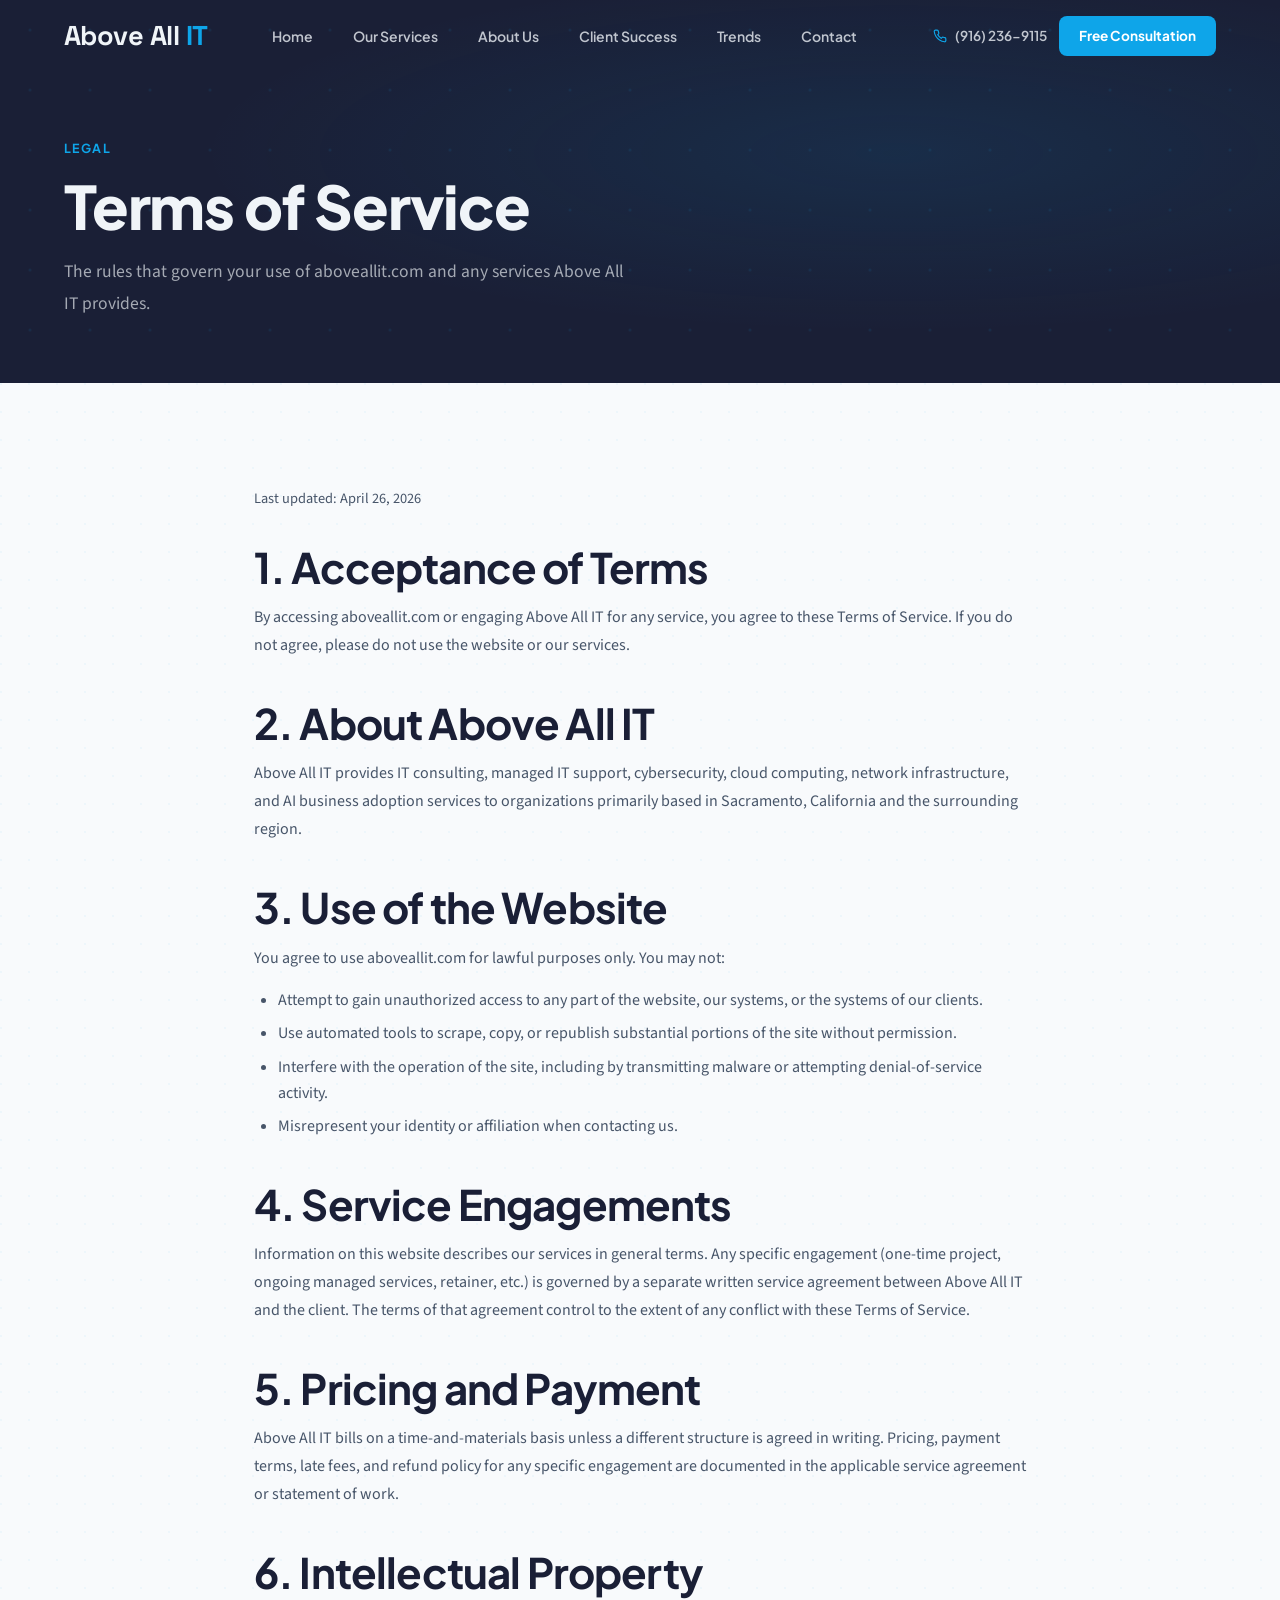
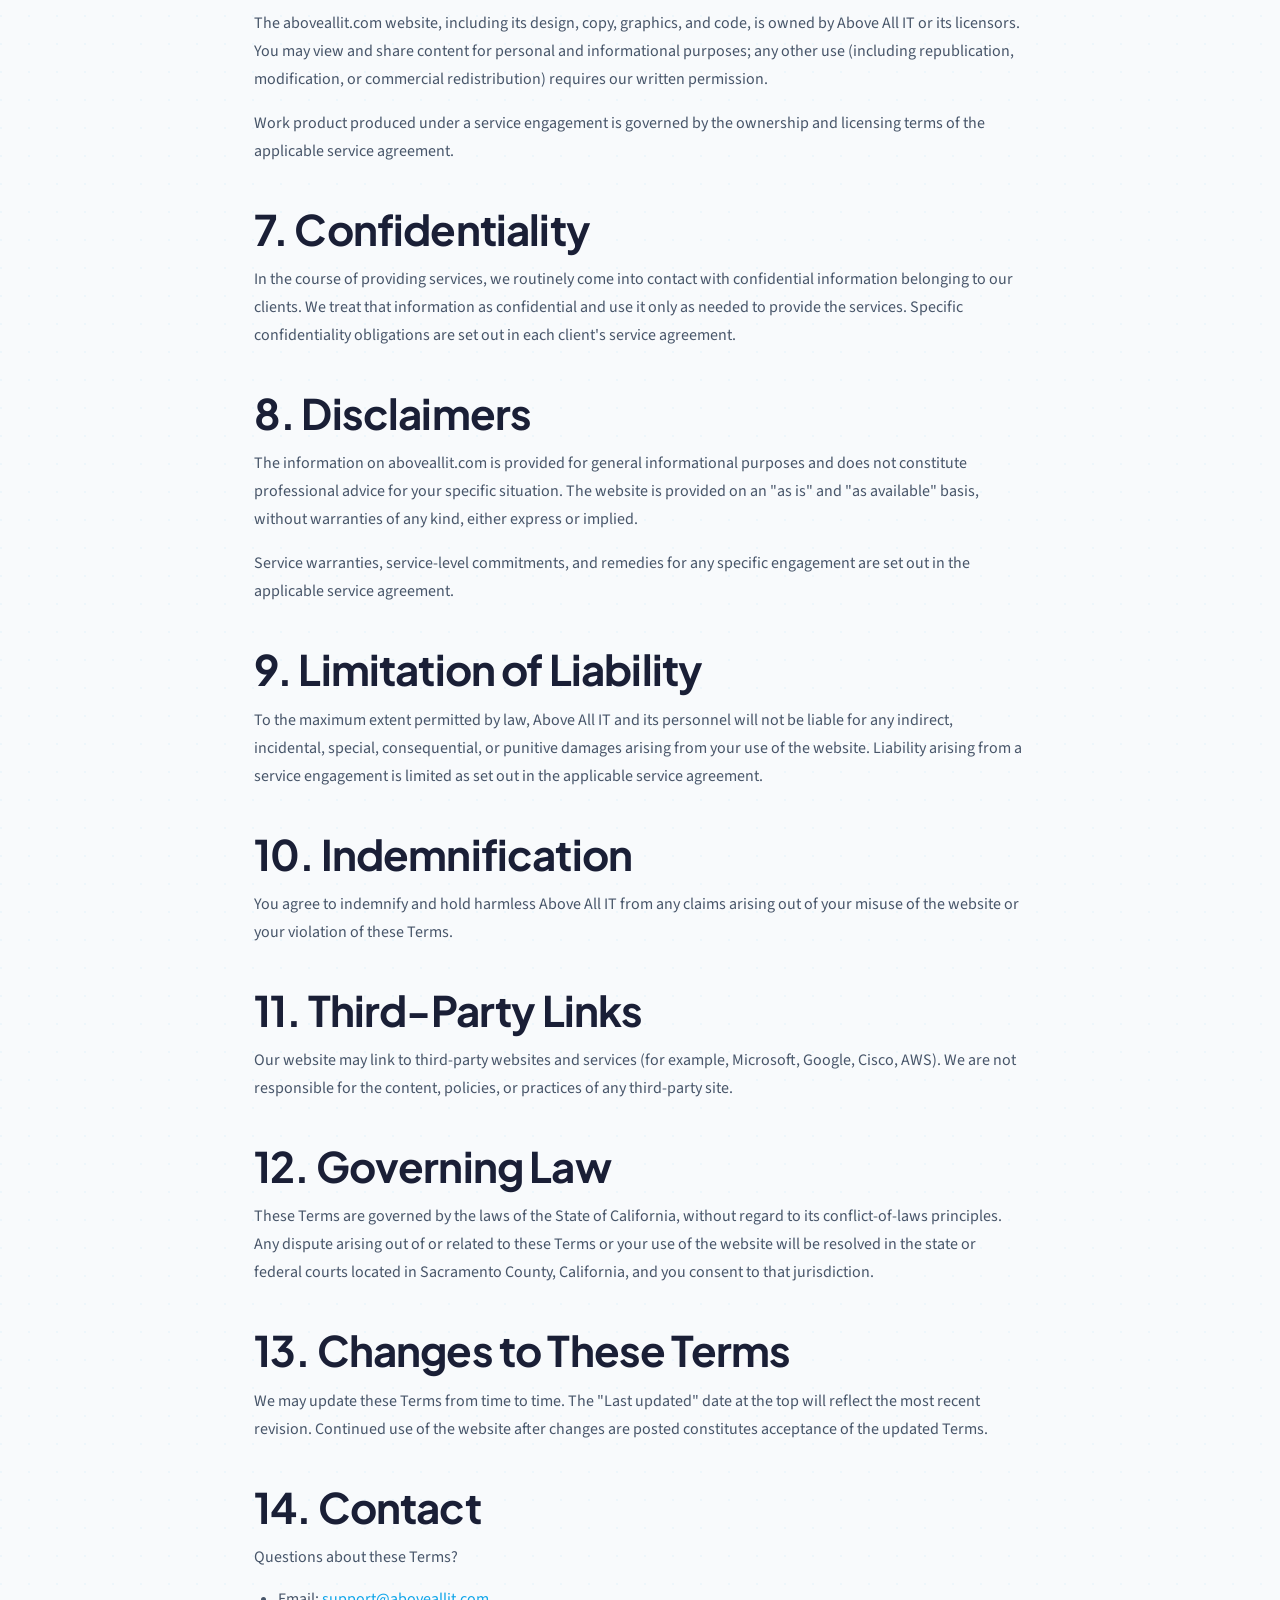
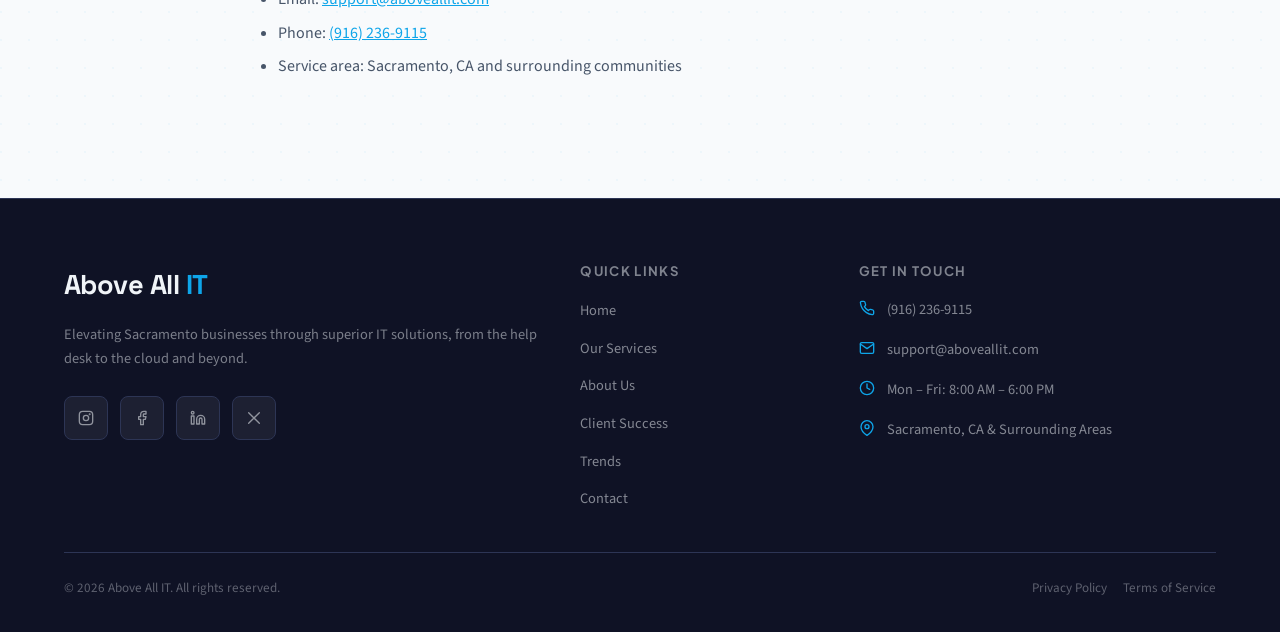
<file: terms.html>
<!DOCTYPE html>
<html lang="en">
<head>
  <meta charset="UTF-8">
  <meta name="viewport" content="width=device-width, initial-scale=1.0">
  <title>Terms of Service | Above All IT — Sacramento, CA</title>
  <meta name="description" content="Terms of Service for Above All IT — the rules governing your use of aboveallit.com and any IT consulting or managed services we provide.">
  <meta name="author" content="Above All IT">
  <meta name="robots" content="index, follow">
  <link rel="canonical" href="https://aboveallit.com/terms.html">

  <!-- Open Graph -->
  <meta property="og:type" content="website">
  <meta property="og:url" content="https://aboveallit.com/terms.html">
  <meta property="og:title" content="Terms of Service | Above All IT">
  <meta property="og:description" content="The terms that govern your use of aboveallit.com and Above All IT services.">
  <meta property="og:site_name" content="Above All IT">

  <!-- Fonts -->
  <link rel="preconnect" href="https://fonts.googleapis.com">
  <link rel="preconnect" href="https://fonts.gstatic.com" crossorigin>
  <link href="https://fonts.googleapis.com/css2?family=Plus+Jakarta+Sans:wght@400;500;600;700;800&family=Space+Grotesk:wght@600;700&family=Source+Sans+3:ital,wght@0,400;0,600;1,400&display=swap" rel="stylesheet">

  <link rel="stylesheet" href="css/styles.css">
  <link rel="icon" type="image/svg+xml" href="images/favicon.svg">
</head>
<body>

  <!-- ===================== NAVIGATION ===================== -->
  <nav id="mainNav" class="nav scrolled" aria-label="Main navigation">
    <div class="nav-inner">
      <a href="index.html" class="nav-logo">Above All <span>IT</span></a>
      <ul class="nav-links" role="list">
        <li><a href="index.html">Home</a></li>
        <li><a href="services.html">Our Services</a></li>
        <li><a href="about.html">About Us</a></li>
        <li><a href="success.html">Client Success</a></li>
        <li><a href="trends.html">Trends</a></li>
        <li><a href="contact.html">Contact</a></li>
      </ul>
      <div class="nav-actions">
        <a href="tel:+19162369115" class="nav-phone" aria-label="Call Above All IT at (916) 236-9115">
          <svg width="14" height="14" viewBox="0 0 24 24" fill="none" stroke="currentColor" stroke-width="2" stroke-linecap="round" stroke-linejoin="round" aria-hidden="true"><path d="M22 16.92v3a2 2 0 0 1-2.18 2 19.79 19.79 0 0 1-8.63-3.07 19.5 19.5 0 0 1-6-6 19.79 19.79 0 0 1-3.07-8.67A2 2 0 0 1 4.11 2h3a2 2 0 0 1 2 1.72c.13.96.37 1.9.72 2.81a2 2 0 0 1-.45 2.11L8.09 9.91a16 16 0 0 0 6 6l1.27-1.27a2 2 0 0 1 2.11-.45c.91.35 1.85.59 2.81.72A2 2 0 0 1 22 16.92z"/></svg>
          <span>(916) 236-9115</span>
        </a>
        <a href="contact.html" class="btn-nav">Free Consultation</a>
      </div>
      <button class="nav-hamburger" id="hamburger" aria-label="Toggle menu" aria-expanded="false" aria-controls="mobileMenu">
        <span></span><span></span><span></span>
      </button>
    </div>
  </nav>

  <nav id="mobileMenu" class="nav-mobile" aria-label="Mobile navigation">
    <a href="index.html">Home</a>
    <a href="services.html">Our Services</a>
    <a href="about.html">About Us</a>
    <a href="success.html">Client Success</a>
    <a href="trends.html">Trends</a>
    <a href="contact.html">Contact</a>
    <a href="tel:+19162369115" class="nav-phone-mobile">
      <svg width="16" height="16" viewBox="0 0 24 24" fill="none" stroke="currentColor" stroke-width="2" stroke-linecap="round" stroke-linejoin="round" aria-hidden="true"><path d="M22 16.92v3a2 2 0 0 1-2.18 2 19.79 19.79 0 0 1-8.63-3.07 19.5 19.5 0 0 1-6-6 19.79 19.79 0 0 1-3.07-8.67A2 2 0 0 1 4.11 2h3a2 2 0 0 1 2 1.72c.13.96.37 1.9.72 2.81a2 2 0 0 1-.45 2.11L8.09 9.91a16 16 0 0 0 6 6l1.27-1.27a2 2 0 0 1 2.11-.45c.91.35 1.85.59 2.81.72A2 2 0 0 1 22 16.92z"/></svg>
      Call (916) 236-9115
    </a>
    <a href="contact.html" class="btn-primary">Free Consultation</a>
  </nav>

  <main>

    <!-- ===================== PAGE HERO ===================== -->
    <header class="page-hero" aria-labelledby="page-title">
      <div class="container">
        <span class="section-label anim-fade-up">Legal</span>
        <h1 id="page-title" class="anim-fade-up d1">Terms of Service</h1>
        <p class="lead anim-fade-up d2">The rules that govern your use of aboveallit.com and any services Above All IT provides.</p>
      </div>
    </header>

    <!-- ===================== TERMS ===================== -->
    <section class="section section-light" aria-label="Terms of Service">
      <div class="container" style="max-width: 820px;">

        <p class="legal-meta">Last updated: April 26, 2026</p>

        <div class="legal-content">

          <h2>1. Acceptance of Terms</h2>
          <p>By accessing aboveallit.com or engaging Above All IT for any service, you agree to these Terms of Service. If you do not agree, please do not use the website or our services.</p>

          <h2>2. About Above All IT</h2>
          <p>Above All IT provides IT consulting, managed IT support, cybersecurity, cloud computing, network infrastructure, and AI business adoption services to organizations primarily based in Sacramento, California and the surrounding region.</p>

          <h2>3. Use of the Website</h2>
          <p>You agree to use aboveallit.com for lawful purposes only. You may not:</p>
          <ul>
            <li>Attempt to gain unauthorized access to any part of the website, our systems, or the systems of our clients.</li>
            <li>Use automated tools to scrape, copy, or republish substantial portions of the site without permission.</li>
            <li>Interfere with the operation of the site, including by transmitting malware or attempting denial-of-service activity.</li>
            <li>Misrepresent your identity or affiliation when contacting us.</li>
          </ul>

          <h2>4. Service Engagements</h2>
          <p>Information on this website describes our services in general terms. Any specific engagement (one-time project, ongoing managed services, retainer, etc.) is governed by a separate written service agreement between Above All IT and the client. The terms of that agreement control to the extent of any conflict with these Terms of Service.</p>

          <h2>5. Pricing and Payment</h2>
          <p>Above All IT bills on a time-and-materials basis unless a different structure is agreed in writing. Pricing, payment terms, late fees, and refund policy for any specific engagement are documented in the applicable service agreement or statement of work.</p>

          <h2>6. Intellectual Property</h2>
          <p>The aboveallit.com website, including its design, copy, graphics, and code, is owned by Above All IT or its licensors. You may view and share content for personal and informational purposes; any other use (including republication, modification, or commercial redistribution) requires our written permission.</p>
          <p>Work product produced under a service engagement is governed by the ownership and licensing terms of the applicable service agreement.</p>

          <h2>7. Confidentiality</h2>
          <p>In the course of providing services, we routinely come into contact with confidential information belonging to our clients. We treat that information as confidential and use it only as needed to provide the services. Specific confidentiality obligations are set out in each client's service agreement.</p>

          <h2>8. Disclaimers</h2>
          <p>The information on aboveallit.com is provided for general informational purposes and does not constitute professional advice for your specific situation. The website is provided on an "as is" and "as available" basis, without warranties of any kind, either express or implied.</p>
          <p>Service warranties, service-level commitments, and remedies for any specific engagement are set out in the applicable service agreement.</p>

          <h2>9. Limitation of Liability</h2>
          <p>To the maximum extent permitted by law, Above All IT and its personnel will not be liable for any indirect, incidental, special, consequential, or punitive damages arising from your use of the website. Liability arising from a service engagement is limited as set out in the applicable service agreement.</p>

          <h2>10. Indemnification</h2>
          <p>You agree to indemnify and hold harmless Above All IT from any claims arising out of your misuse of the website or your violation of these Terms.</p>

          <h2>11. Third-Party Links</h2>
          <p>Our website may link to third-party websites and services (for example, Microsoft, Google, Cisco, AWS). We are not responsible for the content, policies, or practices of any third-party site.</p>

          <h2>12. Governing Law</h2>
          <p>These Terms are governed by the laws of the State of California, without regard to its conflict-of-laws principles. Any dispute arising out of or related to these Terms or your use of the website will be resolved in the state or federal courts located in Sacramento County, California, and you consent to that jurisdiction.</p>

          <h2>13. Changes to These Terms</h2>
          <p>We may update these Terms from time to time. The "Last updated" date at the top will reflect the most recent revision. Continued use of the website after changes are posted constitutes acceptance of the updated Terms.</p>

          <h2>14. Contact</h2>
          <p>Questions about these Terms?</p>
          <ul>
            <li>Email: <a href="mailto:support@aboveallit.com">support@aboveallit.com</a></li>
            <li>Phone: <a href="tel:+19162369115">(916) 236-9115</a></li>
            <li>Service area: Sacramento, CA and surrounding communities</li>
          </ul>

        </div>
      </div>
    </section>

  </main>

  <!-- ===================== FOOTER ===================== -->
  <footer class="footer" role="contentinfo">
    <div class="container">
      <div class="footer-grid">

        <div class="footer-col">
          <a href="index.html" class="footer-logo">Above All <span>IT</span></a>
          <p class="footer-tagline">Elevating Sacramento businesses through superior IT solutions, from the help desk to the cloud and beyond.</p>
          <div class="footer-social">
            <a href="https://www.instagram.com/aboveallit/" target="_blank" rel="noopener" class="social-btn" aria-label="Follow Above All IT on Instagram">
              <svg width="16" height="16" viewBox="0 0 24 24" fill="none" stroke="currentColor" stroke-width="2" stroke-linecap="round" stroke-linejoin="round" aria-hidden="true"><rect x="2" y="2" width="20" height="20" rx="5"/><circle cx="12" cy="12" r="4"/><circle cx="17.5" cy="6.5" r=".5" fill="currentColor"/></svg>
            </a>
            <a href="https://www.facebook.com/profile.php?id=61589016171471" class="social-btn" aria-label="Follow Above All IT on Facebook">
              <svg width="16" height="16" viewBox="0 0 24 24" fill="none" stroke="currentColor" stroke-width="2" stroke-linecap="round" stroke-linejoin="round" aria-hidden="true"><path d="M18 2h-3a5 5 0 0 0-5 5v3H7v4h3v8h4v-8h3l1-4h-4V7a1 1 0 0 1 1-1h3z"/></svg>
            </a>
            <a href="#" class="social-btn" aria-label="Follow Above All IT on LinkedIn">
              <svg width="16" height="16" viewBox="0 0 24 24" fill="none" stroke="currentColor" stroke-width="2" stroke-linecap="round" stroke-linejoin="round" aria-hidden="true"><path d="M16 8a6 6 0 0 1 6 6v7h-4v-7a2 2 0 0 0-2-2 2 2 0 0 0-2 2v7h-4v-7a6 6 0 0 1 6-6z"/><rect x="2" y="9" width="4" height="12"/><circle cx="4" cy="4" r="2"/></svg>
            </a>
            <a href="#" class="social-btn" aria-label="Follow Above All IT on X (Twitter)">
              <svg width="16" height="16" viewBox="0 0 24 24" fill="none" stroke="currentColor" stroke-width="2" stroke-linecap="round" stroke-linejoin="round" aria-hidden="true"><path d="M4 4l16 16M4 20L20 4"/></svg>
            </a>
          </div>
        </div>
        <div class="footer-col">
          <h4>Quick Links</h4>
          <ul class="footer-links" role="list">
            <li><a href="index.html">Home</a></li>
            <li><a href="services.html">Our Services</a></li>
            <li><a href="about.html">About Us</a></li>
            <li><a href="success.html">Client Success</a></li>
            <li><a href="trends.html">Trends</a></li>
            <li><a href="contact.html">Contact</a></li>
          </ul>
        </div>
        <div class="footer-col">
          <h4>Get In Touch</h4>
          <div class="footer-contact-item">
            <svg width="16" height="16" viewBox="0 0 24 24" fill="none" stroke="currentColor" stroke-width="2" stroke-linecap="round" stroke-linejoin="round" aria-hidden="true"><path d="M22 16.92v3a2 2 0 0 1-2.18 2 19.79 19.79 0 0 1-8.63-3.07 19.5 19.5 0 0 1-6-6 19.79 19.79 0 0 1-3.07-8.67A2 2 0 0 1 4.11 2h3a2 2 0 0 1 2 1.72c.13.96.37 1.9.72 2.81a2 2 0 0 1-.45 2.11L8.09 9.91a16 16 0 0 0 6 6l1.27-1.27a2 2 0 0 1 2.11-.45c.91.35 1.85.59 2.81.72A2 2 0 0 1 22 16.92z"/></svg>
            <span><a href="tel:+19162369115" style="color:inherit;">(916) 236-9115</a></span>
          </div>
          <div class="footer-contact-item">
            <svg width="16" height="16" viewBox="0 0 24 24" fill="none" stroke="currentColor" stroke-width="2" stroke-linecap="round" stroke-linejoin="round" aria-hidden="true"><path d="M4 4h16c1.1 0 2 .9 2 2v12c0 1.1-.9 2-2 2H4c-1.1 0-2-.9-2-2V6c0-1.1.9-2 2-2z"/><polyline points="22,6 12,13 2,6"/></svg>
            <span><a href="mailto:support@aboveallit.com" style="color:inherit;">support@aboveallit.com</a></span>
          </div>
          <div class="footer-contact-item">
            <svg width="16" height="16" viewBox="0 0 24 24" fill="none" stroke="currentColor" stroke-width="2" stroke-linecap="round" stroke-linejoin="round" aria-hidden="true"><circle cx="12" cy="12" r="10"/><polyline points="12 6 12 12 16 14"/></svg>
            <span>Mon – Fri: 8:00 AM – 6:00 PM</span>
          </div>
          <div class="footer-contact-item">
            <svg width="16" height="16" viewBox="0 0 24 24" fill="none" stroke="currentColor" stroke-width="2" stroke-linecap="round" stroke-linejoin="round" aria-hidden="true"><path d="M21 10c0 7-9 13-9 13s-9-6-9-13a9 9 0 0 1 18 0z"/><circle cx="12" cy="10" r="3"/></svg>
            <span>Sacramento, CA &amp; Surrounding Areas</span>
          </div>
        </div>
      </div>
      <div class="footer-bottom">
        <p>&copy; 2026 Above All IT. All rights reserved.</p>
        <div class="footer-legal">
          <a href="privacy.html">Privacy Policy</a>
          <a href="terms.html">Terms of Service</a>
        </div>
      </div>
    </div>
  </footer>

  <script src="js/main.js"></script>
</body>
</html>
</file>
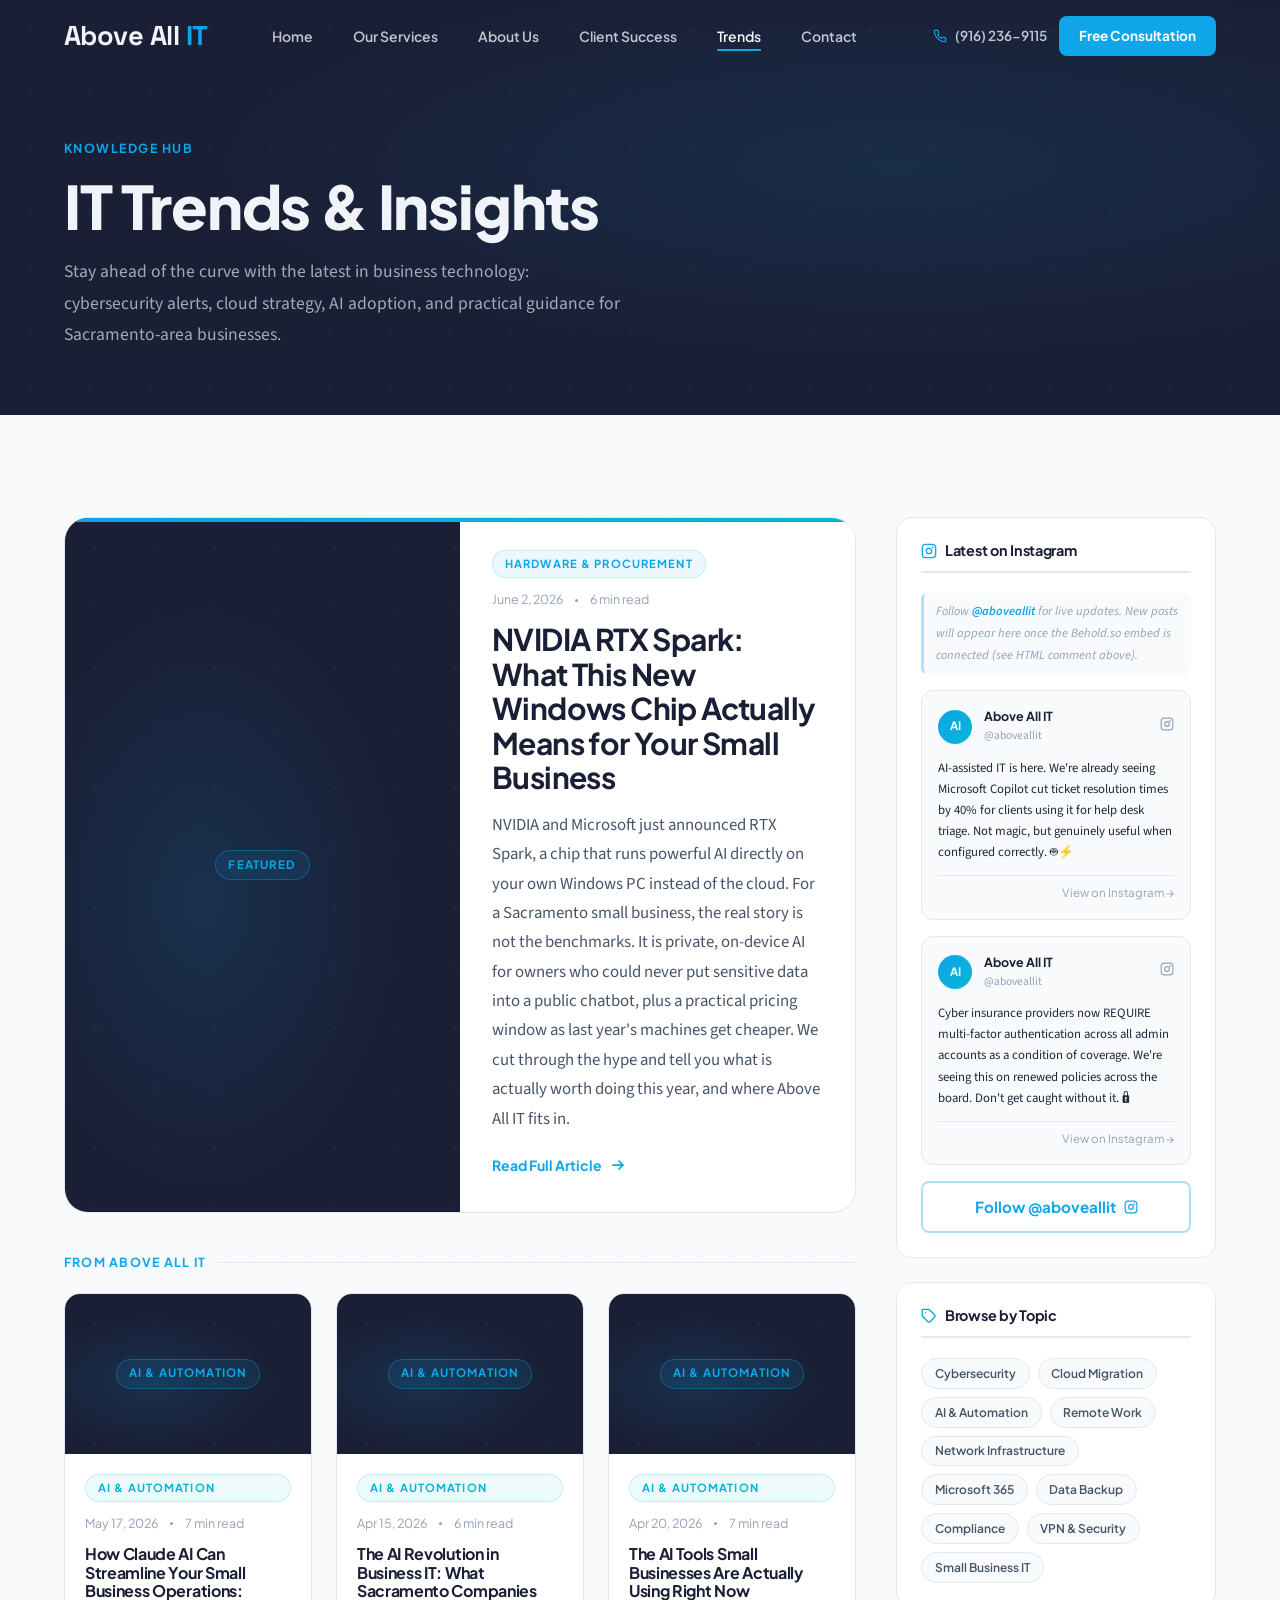
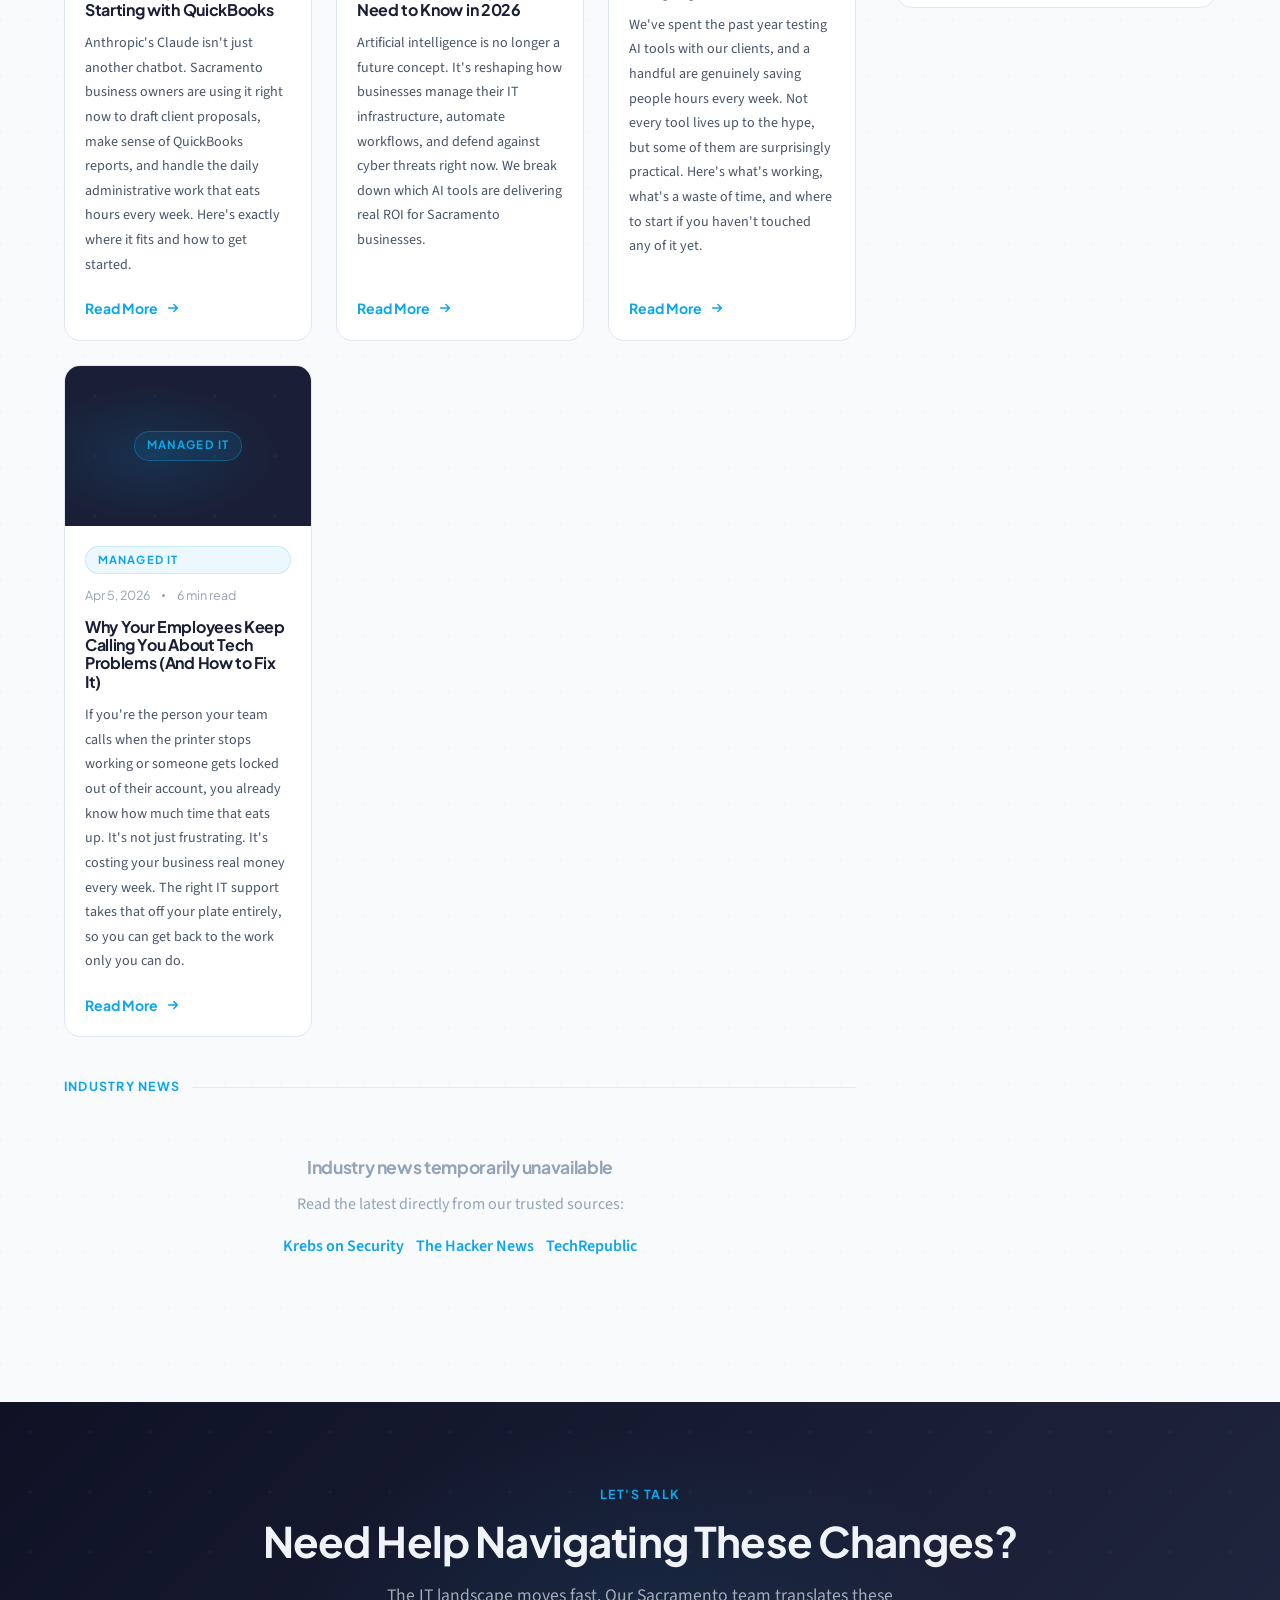
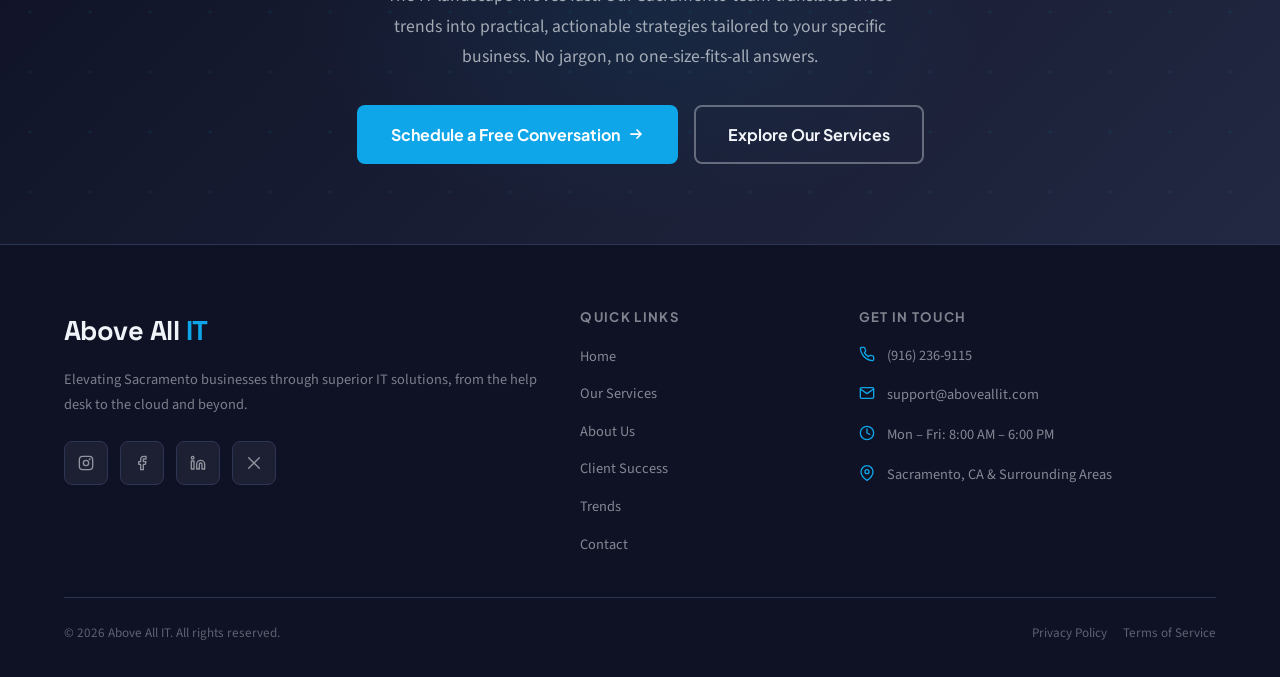
<file: trends.html>
<!DOCTYPE html>
<html lang="en">
<head>
  <meta charset="UTF-8">
  <meta name="viewport" content="width=device-width, initial-scale=1.0">
  <title>IT Trends &amp; Insights | Above All IT — Sacramento, CA</title>
  <meta name="description" content="Stay ahead of the curve with the latest IT trends, cybersecurity alerts, cloud computing insights, and technology strategies for Sacramento-area businesses — from the Above All IT team.">
  <meta name="keywords" content="IT trends Sacramento, business technology insights, cybersecurity news Sacramento, cloud computing trends, managed IT blog Sacramento, small business technology 2026">
  <meta name="author" content="Above All IT">
  <meta name="robots" content="index, follow">
  <link rel="canonical" href="https://aboveallit.com/trends.html">

  <!-- Open Graph -->
  <meta property="og:type" content="website">
  <meta property="og:url" content="https://aboveallit.com/trends.html">
  <meta property="og:title" content="IT Trends &amp; Insights | Above All IT — Sacramento, CA">
  <meta property="og:description" content="The latest IT trends, cybersecurity alerts, and technology strategies for Sacramento businesses — from the Above All IT team.">
  <meta property="og:site_name" content="Above All IT">

  <!-- Twitter Card -->
  <meta name="twitter:card" content="summary">
  <meta name="twitter:site" content="@aboveallit">
  <meta name="twitter:title" content="IT Trends &amp; Insights | Above All IT">
  <meta name="twitter:description" content="Latest IT trends, cybersecurity alerts, and technology strategies for Sacramento businesses.">

  <!-- Fonts -->
  <link rel="preconnect" href="https://fonts.googleapis.com">
  <link rel="preconnect" href="https://fonts.gstatic.com" crossorigin>
  <link href="https://fonts.googleapis.com/css2?family=Plus+Jakarta+Sans:wght@400;500;600;700;800&family=Space+Grotesk:wght@600;700&family=Source+Sans+3:ital,wght@0,400;0,600;1,400&display=swap" rel="stylesheet">

  <link rel="stylesheet" href="css/styles.css">
  <link rel="icon" type="image/svg+xml" href="images/favicon.svg">

  <!-- JSON-LD: Blog -->
  <script type="application/ld+json">
  {
    "@context": "https://schema.org",
    "@type": "Blog",
    "name": "IT Trends & Insights",
    "description": "The latest IT trends, cybersecurity alerts, and technology strategies for Sacramento-area businesses.",
    "url": "https://aboveallit.com/trends.html",
    "publisher": {
      "@type": "Organization",
      "name": "Above All IT",
      "url": "https://aboveallit.com"
    }
  }
  </script>
</head>
<body>

  <!-- ===================== NAVIGATION ===================== -->
  <nav id="mainNav" class="nav scrolled" aria-label="Main navigation">
    <div class="nav-inner">
      <a href="index.html" class="nav-logo">Above All <span>IT</span></a>
      <ul class="nav-links" role="list">
        <li><a href="index.html">Home</a></li>
        <li><a href="services.html">Our Services</a></li>
        <li><a href="about.html">About Us</a></li>
        <li><a href="success.html">Client Success</a></li>
        <li><a href="trends.html">Trends</a></li>
        <li><a href="contact.html">Contact</a></li>
      </ul>
      <div class="nav-actions">
        <a href="tel:+19162369115" class="nav-phone" aria-label="Call Above All IT at (916) 236-9115">
          <svg width="14" height="14" viewBox="0 0 24 24" fill="none" stroke="currentColor" stroke-width="2" stroke-linecap="round" stroke-linejoin="round" aria-hidden="true"><path d="M22 16.92v3a2 2 0 0 1-2.18 2 19.79 19.79 0 0 1-8.63-3.07 19.5 19.5 0 0 1-6-6 19.79 19.79 0 0 1-3.07-8.67A2 2 0 0 1 4.11 2h3a2 2 0 0 1 2 1.72c.13.96.37 1.9.72 2.81a2 2 0 0 1-.45 2.11L8.09 9.91a16 16 0 0 0 6 6l1.27-1.27a2 2 0 0 1 2.11-.45c.91.35 1.85.59 2.81.72A2 2 0 0 1 22 16.92z"/></svg>
          <span>(916) 236-9115</span>
        </a>
        <a href="contact.html" class="btn-nav">Free Consultation</a>
      </div>
      <button class="nav-hamburger" id="hamburger" aria-label="Toggle menu" aria-expanded="false" aria-controls="mobileMenu">
        <span></span><span></span><span></span>
      </button>
    </div>
  </nav>

  <nav id="mobileMenu" class="nav-mobile" aria-label="Mobile navigation">
    <a href="index.html">Home</a>
    <a href="services.html">Our Services</a>
    <a href="about.html">About Us</a>
    <a href="success.html">Client Success</a>
    <a href="trends.html">Trends</a>
    <a href="contact.html">Contact</a>
    <a href="tel:+19162369115" class="nav-phone-mobile">
      <svg width="16" height="16" viewBox="0 0 24 24" fill="none" stroke="currentColor" stroke-width="2" stroke-linecap="round" stroke-linejoin="round" aria-hidden="true"><path d="M22 16.92v3a2 2 0 0 1-2.18 2 19.79 19.79 0 0 1-8.63-3.07 19.5 19.5 0 0 1-6-6 19.79 19.79 0 0 1-3.07-8.67A2 2 0 0 1 4.11 2h3a2 2 0 0 1 2 1.72c.13.96.37 1.9.72 2.81a2 2 0 0 1-.45 2.11L8.09 9.91a16 16 0 0 0 6 6l1.27-1.27a2 2 0 0 1 2.11-.45c.91.35 1.85.59 2.81.72A2 2 0 0 1 22 16.92z"/></svg>
      Call (916) 236-9115
    </a>
    <a href="contact.html" class="btn-primary">Free Consultation</a>
  </nav>

  <main>

    <!-- ===================== PAGE HERO ===================== -->
    <header class="page-hero" aria-labelledby="page-title">
      <div class="container">
        <span class="section-label anim-fade-up">Knowledge Hub</span>
        <h1 id="page-title" class="anim-fade-up d1">IT Trends &amp; Insights</h1>
        <p class="lead anim-fade-up d2">Stay ahead of the curve with the latest in business technology: cybersecurity alerts, cloud strategy, AI adoption, and practical guidance for Sacramento-area businesses.</p>
      </div>
    </header>

    <!-- ===================== BLOG CONTENT ===================== -->
    <section class="section section-light" aria-label="Articles and insights">
      <div class="container">
        <div class="blog-layout">

          <!-- ================== MAIN COLUMN ================== -->
          <div class="blog-main">

            <!-- ---- Featured Article ---- -->
            <!--
              BLOG POSTS: To add real articles, replace each article card's href="#" with a link
              to a dedicated article page (e.g., articles/ai-revolution-2026.html) or an external
              publication URL. The featured article should always be your most recent or most
              important piece. Update dates, excerpts, and categories as you publish new content.
            -->
            <div class="featured-article reveal" aria-label="Featured article">
              <div class="featured-article-inner">
                <div class="article-img-placeholder" aria-hidden="true">
                  <div class="article-img-tag">Featured</div>
                </div>
                <div class="article-body">
                  <span class="article-cat">Hardware &amp; Procurement</span>
                  <div class="article-meta">
                    <time datetime="2026-06-02">June 2, 2026</time>
                    <span class="meta-dot" aria-hidden="true"></span>
                    <span>6 min read</span>
                  </div>
                  <h2>NVIDIA RTX Spark: What This New Windows Chip Actually Means for Your Small Business</h2>
                  <p class="article-excerpt">
                    NVIDIA and Microsoft just announced RTX Spark, a chip that runs powerful AI directly on your own Windows PC instead of the cloud. For a Sacramento small business, the real story is not the benchmarks. It is private, on-device AI for owners who could never put sensitive data into a public chatbot, plus a practical pricing window as last year's machines get cheaper. We cut through the hype and tell you what is actually worth doing this year, and where Above All IT fits in.
                  </p>
                  <a href="articles.html#nvidia-microsoft-workstation-2026" class="link-cta" aria-label="Read full article: NVIDIA and Microsoft's New Workstation Chip">
                    Read Full Article
                    <svg class="arrow-icon" width="16" height="16" viewBox="0 0 16 16" fill="none" aria-hidden="true"><path d="M3 8h10M9 4l4 4-4 4" stroke="currentColor" stroke-width="1.75" stroke-linecap="round" stroke-linejoin="round"/></svg>
                  </a>
                </div>
              </div>
            </div>

            <!-- ---- From Above All IT ---- -->
            <div class="blog-section-label">From Above All IT</div>

            <div class="article-grid stagger-parent">

              <!-- Claude for Small Business / QuickBooks -->
              <article class="article-card">
                <div class="article-img-placeholder" aria-hidden="true">
                  <div class="article-img-tag">AI &amp; Automation</div>
                </div>
                <div class="article-body">
                  <span class="article-cat cat-ai">AI &amp; Automation</span>
                  <div class="article-meta">
                    <time datetime="2026-05-17">May 17, 2026</time>
                    <span class="meta-dot" aria-hidden="true"></span>
                    <span>7 min read</span>
                  </div>
                  <h3>How Claude AI Can Streamline Your Small Business Operations: Starting with QuickBooks</h3>
                  <p class="article-excerpt">Anthropic's Claude isn't just another chatbot. Sacramento business owners are using it right now to draft client proposals, make sense of QuickBooks reports, and handle the daily administrative work that eats hours every week. Here's exactly where it fits and how to get started.</p>
                  <a href="articles.html#claude-quickbooks-small-business" class="link-cta" style="margin-top:auto;" aria-label="Read: How Claude AI Can Streamline Your Small Business Operations">
                    Read More
                    <svg class="arrow-icon" width="14" height="14" viewBox="0 0 16 16" fill="none" aria-hidden="true"><path d="M3 8h10M9 4l4 4-4 4" stroke="currentColor" stroke-width="1.75" stroke-linecap="round" stroke-linejoin="round"/></svg>
                  </a>
                </div>
              </article>

              <!-- AI Revolution 2026 -->
              <article class="article-card">
                <div class="article-img-placeholder" aria-hidden="true">
                  <div class="article-img-tag">AI &amp; Automation</div>
                </div>
                <div class="article-body">
                  <span class="article-cat cat-ai">AI &amp; Automation</span>
                  <div class="article-meta">
                    <time datetime="2026-04-15">Apr 15, 2026</time>
                    <span class="meta-dot" aria-hidden="true"></span>
                    <span>6 min read</span>
                  </div>
                  <h3>The AI Revolution in Business IT: What Sacramento Companies Need to Know in 2026</h3>
                  <p class="article-excerpt">Artificial intelligence is no longer a future concept. It's reshaping how businesses manage their IT infrastructure, automate workflows, and defend against cyber threats right now. We break down which AI tools are delivering real ROI for Sacramento businesses.</p>
                  <a href="articles.html#ai-revolution-2026" class="link-cta" style="margin-top:auto;" aria-label="Read: The AI Revolution in Business IT">
                    Read More
                    <svg class="arrow-icon" width="14" height="14" viewBox="0 0 16 16" fill="none" aria-hidden="true"><path d="M3 8h10M9 4l4 4-4 4" stroke="currentColor" stroke-width="1.75" stroke-linecap="round" stroke-linejoin="round"/></svg>
                  </a>
                </div>
              </article>

              <!-- AI Tools Small Businesses Are Using -->
              <article class="article-card">
                <div class="article-img-placeholder" aria-hidden="true">
                  <div class="article-img-tag">AI &amp; Automation</div>
                </div>
                <div class="article-body">
                  <span class="article-cat cat-ai">AI &amp; Automation</span>
                  <div class="article-meta">
                    <time datetime="2026-04-20">Apr 20, 2026</time>
                    <span class="meta-dot" aria-hidden="true"></span>
                    <span>7 min read</span>
                  </div>
                  <h3>The AI Tools Small Businesses Are Actually Using Right Now</h3>
                  <p class="article-excerpt">We've spent the past year testing AI tools with our clients, and a handful are genuinely saving people hours every week. Not every tool lives up to the hype, but some of them are surprisingly practical. Here's what's working, what's a waste of time, and where to start if you haven't touched any of it yet.</p>
                  <a href="articles.html#ai-tools-small-business" class="link-cta" style="margin-top:auto;" aria-label="Read: The AI Tools Small Businesses Are Actually Using Right Now">
                    Read More
                    <svg class="arrow-icon" width="14" height="14" viewBox="0 0 16 16" fill="none" aria-hidden="true"><path d="M3 8h10M9 4l4 4-4 4" stroke="currentColor" stroke-width="1.75" stroke-linecap="round" stroke-linejoin="round"/></svg>
                  </a>
                </div>
              </article>

              <!-- Original 2: Hidden cost of DIY IT support -->
              <article class="article-card">
                <div class="article-img-placeholder" aria-hidden="true">
                  <div class="article-img-tag">Managed IT</div>
                </div>
                <div class="article-body">
                  <span class="article-cat">Managed IT</span>
                  <div class="article-meta">
                    <time datetime="2026-04-05">Apr 5, 2026</time>
                    <span class="meta-dot" aria-hidden="true"></span>
                    <span>6 min read</span>
                  </div>
                  <h3>Why Your Employees Keep Calling You About Tech Problems (And How to Fix It)</h3>
                  <p class="article-excerpt">If you're the person your team calls when the printer stops working or someone gets locked out of their account, you already know how much time that eats up. It's not just frustrating. It's costing your business real money every week. The right IT support takes that off your plate entirely, so you can get back to the work only you can do.</p>
                  <a href="articles.html#employees-tech-problems" class="link-cta" style="margin-top:auto;" aria-label="Read: Why Your Employees Keep Calling You About Tech Problems">
                    Read More
                    <svg class="arrow-icon" width="14" height="14" viewBox="0 0 16 16" fill="none" aria-hidden="true"><path d="M3 8h10M9 4l4 4-4 4" stroke="currentColor" stroke-width="1.75" stroke-linecap="round" stroke-linejoin="round"/></svg>
                  </a>
                </div>
              </article>

            </div><!-- /.article-grid (originals) -->

            <!-- ---- Industry News (dynamic) ---- -->
            <div class="blog-section-label" style="margin-top:var(--sp-10);">Industry News</div>

            <!--
              DYNAMIC RSS FEEDS: Powered by js/trends.js using rss2json.com as a CORS-safe proxy.
              Sources: Krebs on Security, The Hacker News, TechRepublic.
              Articles load on page visit; results are cached in sessionStorage for 30 minutes.
              To add or swap feeds, edit the FEEDS array in js/trends.js.
              To use your own rss2json API key (removes rate-limit), set PROXY to include &api_key=YOUR_KEY.
            -->
            <div id="rssArticleGrid" class="article-grid" aria-live="polite" aria-label="Industry news articles"></div>
          </div><!-- /.blog-main -->

          <!-- ================== SIDEBAR ================== -->
          <aside class="sidebar" aria-label="Sidebar">

            <!-- ===== Instagram Feed Widget =====
              Pulls latest posts from @aboveallit on Instagram.

              HOW TO ENABLE LIVE AUTO-UPDATING POSTS:
              Instagram does not allow direct profile-feed embedding without an API token.
              Easiest free option is Behold.so:
                1. Sign up at https://behold.so (free tier covers small profiles)
                2. Connect your @aboveallit Instagram account
                3. Pick a "Basic" widget, copy the generated <script> + <div> snippet
                4. Replace the placeholder content of <div id="instagramFeed"> below with that snippet
                5. New posts will appear automatically — no further code changes needed

              Alternatives: Elfsight, EmbedSocial, SnapWidget. All work the same way.
              Until configured, the placeholder cards link straight to your Instagram profile.
            -->
            <div class="sidebar-widget reveal">
              <h2 class="widget-title">
                <svg width="16" height="16" viewBox="0 0 24 24" fill="none" stroke="currentColor" stroke-width="2" stroke-linecap="round" stroke-linejoin="round" aria-hidden="true"><rect x="2" y="2" width="20" height="20" rx="5"/><circle cx="12" cy="12" r="4"/><circle cx="17.5" cy="6.5" r=".5" fill="currentColor"/></svg>
                Latest on Instagram
              </h2>
              <p class="widget-embed-note">Follow <a href="https://www.instagram.com/aboveallit/" target="_blank" rel="noopener" style="color:var(--blue);font-weight:600;">@aboveallit</a> for live updates. New posts will appear here once the Behold.so embed is connected (see HTML comment above).</p>

              <div id="instagramFeed">

                <!-- Placeholder post 1 -->
                <a href="https://www.instagram.com/aboveallit/" target="_blank" rel="noopener" class="social-post-card" style="display:block;color:inherit;">
                  <div class="post-card-header">
                    <div class="post-avatar" aria-hidden="true">AI</div>
                    <div class="post-identity">
                      <div class="post-name">Above All IT</div>
                      <div class="post-handle">@aboveallit</div>
                    </div>
                    <div class="post-platform" aria-label="Instagram">
                      <svg width="14" height="14" viewBox="0 0 24 24" fill="none" stroke="currentColor" stroke-width="2" stroke-linecap="round" stroke-linejoin="round" aria-hidden="true"><rect x="2" y="2" width="20" height="20" rx="5"/><circle cx="12" cy="12" r="4"/><circle cx="17.5" cy="6.5" r=".5" fill="currentColor"/></svg>
                    </div>
                  </div>
                  <p>AI-assisted IT is here. We're already seeing Microsoft Copilot cut ticket resolution times by 40% for clients using it for help desk triage. Not magic, but genuinely useful when configured correctly. 🤖⚡</p>
                  <div class="post-footer">
                    <span class="post-date">View on Instagram →</span>
                  </div>
                </a>

                <!-- Placeholder post 2 -->
                <a href="https://www.instagram.com/aboveallit/" target="_blank" rel="noopener" class="social-post-card" style="display:block;color:inherit;">
                  <div class="post-card-header">
                    <div class="post-avatar" aria-hidden="true">AI</div>
                    <div class="post-identity">
                      <div class="post-name">Above All IT</div>
                      <div class="post-handle">@aboveallit</div>
                    </div>
                    <div class="post-platform" aria-label="Instagram">
                      <svg width="14" height="14" viewBox="0 0 24 24" fill="none" stroke="currentColor" stroke-width="2" stroke-linecap="round" stroke-linejoin="round" aria-hidden="true"><rect x="2" y="2" width="20" height="20" rx="5"/><circle cx="12" cy="12" r="4"/><circle cx="17.5" cy="6.5" r=".5" fill="currentColor"/></svg>
                    </div>
                  </div>
                  <p>Cyber insurance providers now REQUIRE multi-factor authentication across all admin accounts as a condition of coverage. We're seeing this on renewed policies across the board. Don't get caught without it. 🔒</p>
                  <div class="post-footer">
                    <span class="post-date">View on Instagram →</span>
                  </div>
                </a>
              </div><!-- /#instagramFeed -->

              <a href="https://www.instagram.com/aboveallit/" target="_blank" rel="noopener" class="btn-ghost" style="margin-top:var(--sp-4);width:100%;justify-content:center;">
                Follow @aboveallit
                <svg width="14" height="14" viewBox="0 0 24 24" fill="none" stroke="currentColor" stroke-width="2" stroke-linecap="round" stroke-linejoin="round" aria-hidden="true"><rect x="2" y="2" width="20" height="20" rx="5"/><circle cx="12" cy="12" r="4"/><circle cx="17.5" cy="6.5" r=".5" fill="currentColor"/></svg>
              </a>
            </div><!-- /.sidebar-widget (Instagram) -->

            <!-- Topics Widget -->
            <div class="sidebar-widget reveal">
              <h2 class="widget-title">
                <svg width="16" height="16" viewBox="0 0 24 24" fill="none" stroke="currentColor" stroke-width="2" stroke-linecap="round" stroke-linejoin="round" aria-hidden="true"><path d="M20.59 13.41l-7.17 7.17a2 2 0 0 1-2.83 0L2 12V2h10l8.59 8.59a2 2 0 0 1 0 2.82z"/><line x1="7" y1="7" x2="7.01" y2="7"/></svg>
                Browse by Topic
              </h2>
              <div class="topic-tags">
                <span class="topic-tag">Cybersecurity</span>
                <span class="topic-tag">Cloud Migration</span>
                <span class="topic-tag">AI &amp; Automation</span>
                <span class="topic-tag">Remote Work</span>
                <span class="topic-tag">Network Infrastructure</span>
                <span class="topic-tag">Microsoft 365</span>
                <span class="topic-tag">Data Backup</span>
                <span class="topic-tag">Compliance</span>
                <span class="topic-tag">VPN &amp; Security</span>
                <span class="topic-tag">Small Business IT</span>
              </div>
            </div><!-- /.sidebar-widget (topics) -->

          </aside><!-- /.sidebar -->

        </div><!-- /.blog-layout -->
      </div>
    </section>

    <!-- ===================== CTA BANNER ===================== -->
    <section class="cta-banner" aria-labelledby="trends-cta-heading">
      <div class="container">
        <div class="reveal">
          <span class="section-label">Let's Talk</span>
          <h2 id="trends-cta-heading">Need Help Navigating These Changes?</h2>
          <p class="lead">The IT landscape moves fast. Our Sacramento team translates these trends into practical, actionable strategies tailored to your specific business. No jargon, no one-size-fits-all answers.</p>
          <div class="cta-banner-btns">
            <a href="contact.html" class="btn-primary">
              Schedule a Free Conversation
              <svg class="arrow-icon" width="16" height="16" viewBox="0 0 16 16" fill="none" aria-hidden="true"><path d="M3 8h10M9 4l4 4-4 4" stroke="currentColor" stroke-width="1.75" stroke-linecap="round" stroke-linejoin="round"/></svg>
            </a>
            <a href="services.html" class="btn-outline">Explore Our Services</a>
          </div>
        </div>
      </div>
    </section>

  </main>

  <!-- ===================== FOOTER ===================== -->
  <footer class="footer" role="contentinfo">
    <div class="container">
      <div class="footer-grid">
        <div class="footer-col">
          <a href="index.html" class="footer-logo">Above All <span>IT</span></a>
          <p class="footer-tagline">Elevating Sacramento businesses through superior IT solutions, from the help desk to the cloud and beyond.</p>
          <div class="footer-social">
            <a href="https://www.instagram.com/aboveallit/" target="_blank" rel="noopener" class="social-btn" aria-label="Follow Above All IT on Instagram">
              <svg width="16" height="16" viewBox="0 0 24 24" fill="none" stroke="currentColor" stroke-width="2" stroke-linecap="round" stroke-linejoin="round" aria-hidden="true"><rect x="2" y="2" width="20" height="20" rx="5"/><circle cx="12" cy="12" r="4"/><circle cx="17.5" cy="6.5" r=".5" fill="currentColor"/></svg>
            </a>
            <a href="https://www.facebook.com/profile.php?id=61589016171471" class="social-btn" aria-label="Follow Above All IT on Facebook">
              <svg width="16" height="16" viewBox="0 0 24 24" fill="none" stroke="currentColor" stroke-width="2" stroke-linecap="round" stroke-linejoin="round" aria-hidden="true"><path d="M18 2h-3a5 5 0 0 0-5 5v3H7v4h3v8h4v-8h3l1-4h-4V7a1 1 0 0 1 1-1h3z"/></svg>
            </a>
            <a href="#" class="social-btn" aria-label="Follow Above All IT on LinkedIn">
              <svg width="16" height="16" viewBox="0 0 24 24" fill="none" stroke="currentColor" stroke-width="2" stroke-linecap="round" stroke-linejoin="round" aria-hidden="true"><path d="M16 8a6 6 0 0 1 6 6v7h-4v-7a2 2 0 0 0-2-2 2 2 0 0 0-2 2v7h-4v-7a6 6 0 0 1 6-6z"/><rect x="2" y="9" width="4" height="12"/><circle cx="4" cy="4" r="2"/></svg>
            </a>
            <a href="#" class="social-btn" aria-label="Follow Above All IT on X (Twitter)">
              <svg width="16" height="16" viewBox="0 0 24 24" fill="none" stroke="currentColor" stroke-width="2" stroke-linecap="round" stroke-linejoin="round" aria-hidden="true"><path d="M4 4l16 16M4 20L20 4"/></svg>
            </a>
          </div>
        </div>
        <div class="footer-col">
          <h4>Quick Links</h4>
          <ul class="footer-links" role="list">
            <li><a href="index.html">Home</a></li>
            <li><a href="services.html">Our Services</a></li>
            <li><a href="about.html">About Us</a></li>
            <li><a href="success.html">Client Success</a></li>
            <li><a href="trends.html">Trends</a></li>
            <li><a href="contact.html">Contact</a></li>
          </ul>
        </div>
        <div class="footer-col">
          <h4>Get In Touch</h4>
          <div class="footer-contact-item">
            <svg width="16" height="16" viewBox="0 0 24 24" fill="none" stroke="currentColor" stroke-width="2" stroke-linecap="round" stroke-linejoin="round" aria-hidden="true"><path d="M22 16.92v3a2 2 0 0 1-2.18 2 19.79 19.79 0 0 1-8.63-3.07 19.5 19.5 0 0 1-6-6 19.79 19.79 0 0 1-3.07-8.67A2 2 0 0 1 4.11 2h3a2 2 0 0 1 2 1.72c.13.96.37 1.9.72 2.81a2 2 0 0 1-.45 2.11L8.09 9.91a16 16 0 0 0 6 6l1.27-1.27a2 2 0 0 1 2.11-.45c.91.35 1.85.59 2.81.72A2 2 0 0 1 22 16.92z"/></svg>
            <span><a href="tel:+19162369115" style="color:inherit;">(916) 236-9115</a></span>
          </div>
          <div class="footer-contact-item">
            <svg width="16" height="16" viewBox="0 0 24 24" fill="none" stroke="currentColor" stroke-width="2" stroke-linecap="round" stroke-linejoin="round" aria-hidden="true"><path d="M4 4h16c1.1 0 2 .9 2 2v12c0 1.1-.9 2-2 2H4c-1.1 0-2-.9-2-2V6c0-1.1.9-2 2-2z"/><polyline points="22,6 12,13 2,6"/></svg>
            <span><a href="mailto:support@aboveallit.com" style="color:inherit;">support@aboveallit.com</a></span>
          </div>
          <div class="footer-contact-item">
            <svg width="16" height="16" viewBox="0 0 24 24" fill="none" stroke="currentColor" stroke-width="2" stroke-linecap="round" stroke-linejoin="round" aria-hidden="true"><circle cx="12" cy="12" r="10"/><polyline points="12 6 12 12 16 14"/></svg>
            <span>Mon – Fri: 8:00 AM – 6:00 PM</span>
          </div>
          <div class="footer-contact-item">
            <svg width="16" height="16" viewBox="0 0 24 24" fill="none" stroke="currentColor" stroke-width="2" stroke-linecap="round" stroke-linejoin="round" aria-hidden="true"><path d="M21 10c0 7-9 13-9 13s-9-6-9-13a9 9 0 0 1 18 0z"/><circle cx="12" cy="10" r="3"/></svg>
            <span>Sacramento, CA &amp; Surrounding Areas</span>
          </div>
        </div>
      </div>
      <div class="footer-bottom">
        <p>&copy; 2026 Above All IT. All rights reserved.</p>
        <div class="footer-legal">
          <a href="privacy.html">Privacy Policy</a>
          <a href="terms.html">Terms of Service</a>
        </div>
      </div>
    </div>
  </footer>

  <script src="js/trends.js"></script>
  <script src="js/main.js"></script>
</body>
</html>
</file>
<file: css/styles.css>
/* ============================================================
   ABOVE ALL IT — Main Stylesheet #TEST 2
   ============================================================ */

/* Updated for GitHub Pages */

/* ---- 1. Custom Properties ---- */
:root {
  --navy:        #1a1f36;
  --navy-dark:   #0f1225;
  --navy-mid:    #222842;
  --navy-card:   #1e2440;
  --blue:        #0ea5e9;
  --blue-dark:   #0284c7;
  --blue-light:  #38bdf8;
  --teal:        #06b6d4;
  --green:       #10b981;
  --amber:       #f59e0b;
  --text-light:  #f0f4f8;
  --text-muted:  #94a3b8;
  --text-dark:   #1e293b;
  --text-mid:    #475569;
  --bg-light:    #f8fafc;
  --bg-white:    #ffffff;
  --border:      #e2e8f0;
  --border-dark: #2d3555;

  --font-display: 'Plus Jakarta Sans', sans-serif;
  --font-body:    'Source Sans 3', sans-serif;
  --font-logo:    'Space Grotesk', 'Plus Jakarta Sans', sans-serif;

  --sp-1:  0.25rem;
  --sp-2:  0.5rem;
  --sp-3:  0.75rem;
  --sp-4:  1rem;
  --sp-5:  1.25rem;
  --sp-6:  1.5rem;
  --sp-8:  2rem;
  --sp-10: 2.5rem;
  --sp-12: 3rem;
  --sp-16: 4rem;
  --sp-20: 5rem;
  --sp-24: 6rem;

  --radius-sm: 0.375rem;
  --radius:    0.5rem;
  --radius-lg: 0.75rem;
  --radius-xl: 1rem;
  --radius-2xl:1.5rem;
  --radius-full: 9999px;

  --shadow-sm: 0 1px 3px rgba(0,0,0,.12), 0 1px 2px rgba(0,0,0,.08);
  --shadow:    0 4px 20px rgba(0,0,0,.10), 0 2px 8px rgba(0,0,0,.06);
  --shadow-lg: 0 20px 60px rgba(0,0,0,.18), 0 8px 24px rgba(0,0,0,.10);
  --shadow-blue: 0 8px 32px rgba(14,165,233,.30);

  --ease: cubic-bezier(.4,0,.2,1);
  --tx: .22s var(--ease);
  --tx-slow: .4s var(--ease);

  --max-w: 1200px;
  --nav-h: 72px;

  /* hero dot pattern */
  --dot-url: url("data:image/svg+xml,%3Csvg width='60' height='60' viewBox='0 0 60 60' xmlns='http://www.w3.org/2000/svg'%3E%3Ccircle cx='30' cy='30' r='1.5' fill='%230ea5e9' fill-opacity='0.09'/%3E%3C/svg%3E");
}

/* ---- 2. Reset ---- */
*,*::before,*::after { box-sizing:border-box; margin:0; padding:0; }
html { scroll-behavior:smooth; font-size:16px; }
body {
  font-family: var(--font-body);
  color: var(--text-dark);
  background: var(--bg-white);
  line-height: 1.6;
  overflow-x: hidden;
  -webkit-font-smoothing: antialiased;
  -moz-osx-font-smoothing: grayscale;
}
img { max-width:100%; height:auto; display:block; }
a { color:inherit; text-decoration:none; }
ul { list-style:none; }
button { cursor:pointer; border:none; background:none; font-family:inherit; }
input,textarea,select { font-family:inherit; }

/* ---- 3. Typography ---- */
h1,h2,h3,h4,h5,h6 {
  font-family: var(--font-display);
  font-weight: 700;
  line-height: 1.15;
  letter-spacing: -0.02em;
}
h1 { font-size: clamp(2.25rem, 5vw, 3.75rem); font-weight: 800; }
h2 { font-size: clamp(1.75rem, 4vw, 2.625rem); }
h3 { font-size: clamp(1.2rem, 2.5vw, 1.5rem); }
h4 { font-size: 1.125rem; }
p  { line-height: 1.75; }

/* ---- 4. Layout ---- */
.container {
  width: 100%;
  max-width: var(--max-w);
  margin: 0 auto;
  padding: 0 var(--sp-6);
}

.section        { padding: clamp(4rem, 8vw, 7rem) 0; }

/* Legal pages (privacy.html, terms.html) */
.legal-draft {
  background: rgba(245,158,11,.08);
  border: 1px solid rgba(245,158,11,.35);
  border-left: 4px solid var(--amber);
  border-radius: var(--radius-lg);
  padding: 1.25rem 1.5rem;
  margin-bottom: 2.5rem;
}
.legal-draft strong {
  display: block;
  color: #b45309;
  font-family: var(--font-display);
  font-size: 1rem;
  letter-spacing: .02em;
  margin-bottom: .5rem;
}
.legal-draft p { margin: 0; font-size: .95rem; line-height: 1.7; color: var(--text-mid); }
.legal-meta { font-size: .9rem; color: var(--text-mid); margin-bottom: 2rem; }
.legal-content h2 { margin-top: 2.5rem; margin-bottom: .75rem; color: var(--navy); }
.legal-content h2:first-of-type { margin-top: 0; }
.legal-content h3 { margin-top: 1.5rem; margin-bottom: .5rem; color: var(--navy); font-size: 1.125rem; }
.legal-content p { margin-bottom: 1rem; color: var(--text-mid); }
.legal-content ul { padding-left: 1.5rem; margin-bottom: 1rem; }
.legal-content ul li { list-style: disc; margin-bottom: .5rem; color: var(--text-mid); }
.legal-content a { color: var(--blue); text-decoration: underline; }
.legal-content a:hover { color: var(--blue-dark); }
.section-sm     { padding: var(--sp-10) 0; }
.section-dark   { background: var(--navy); }
.section-mid    { background: var(--navy-mid); }
.section-light  {
  background: var(--bg-light);
  background-image: radial-gradient(circle at 1px 1px, rgba(14,165,233,.045) 1px, transparent 0);
  background-size: 28px 28px;
}
.section-dark + .section-light::before {
  content: '';
  display: block;
  height: 2px;
  background: linear-gradient(90deg, transparent, rgba(14,165,233,.35), rgba(6,182,212,.35), transparent);
}
.section-light + .section-dark::after,
.section-mid + .section-light::before {
  content: '';
  display: block;
  height: 2px;
  background: linear-gradient(90deg, transparent, rgba(14,165,233,.25), rgba(6,182,212,.25), transparent);
}

.section-header { text-align:center; margin-bottom: var(--sp-12); }
.section-label {
  display: inline-block;
  font-family: var(--font-display);
  font-size: .78rem;
  font-weight: 700;
  letter-spacing: .12em;
  text-transform: uppercase;
  color: var(--blue);
  margin-bottom: var(--sp-3);
}
.section-header h2 { margin-bottom: var(--sp-4); }
.section-header .lead {
  font-size: 1.1rem;
  max-width: 620px;
  margin: 0 auto;
  color: var(--text-mid);
}
.section-dark .section-header h2 { color: var(--text-light); }
.section-dark .section-header .lead { color: var(--text-muted); }

/* ---- 5. Navigation ---- */
.nav {
  position: fixed;
  inset: 0 0 auto 0;
  z-index: 1000;
  height: var(--nav-h);
  display: flex;
  align-items: center;
  transition: background var(--tx), box-shadow var(--tx);
}
.nav.scrolled {
  background: rgba(15, 18, 37, 0.88);
  -webkit-backdrop-filter: blur(12px) saturate(160%);
  backdrop-filter: blur(12px) saturate(160%);
  box-shadow: 0 2px 24px rgba(0,0,0,.35);
  border-bottom: 1px solid rgba(255,255,255,.05);
}
.nav-inner {
  width: 100%;
  max-width: var(--max-w);
  margin: 0 auto;
  padding: 0 var(--sp-6);
  display: flex;
  align-items: center;
  justify-content: space-between;
  gap: var(--sp-8);
}

/* Logo */
.nav-logo {
  font-family: var(--font-logo);
  font-size: 1.7rem;
  font-weight: 700;
  color: var(--text-light);
  letter-spacing: -.02em;
  white-space: nowrap;
  flex-shrink: 0;
}
.nav-logo span { color: var(--blue); }

/* Desktop links */
.nav-links {
  display: none;
  align-items: center;
  gap: var(--sp-8);
}
.nav-links a {
  font-family: var(--font-display);
  font-size: .875rem;
  font-weight: 600;
  color: rgba(240,244,248,.78);
  transition: color var(--tx);
  position: relative;
  padding: 0.75rem 0.25rem;
  display: inline-flex;
  align-items: center;
  min-height: 44px;
}
.nav-links a::after {
  content: '';
  position: absolute;
  bottom: 0.5rem; left: 0.25rem; right: 0.25rem;
  height: 2px;
  background: var(--blue);
  transform: scaleX(0);
  transform-origin: left;
  transition: transform var(--tx);
}
.nav-links a:hover       { color: var(--text-light); }
.nav-links a:hover::after{ transform: scaleX(1); }
.nav-links a.active      { color: var(--text-light); }
.nav-links a.active::after{ transform: scaleX(1); }

/* Nav CTA */
.nav-actions { display:none; }
.btn-nav {
  font-family: var(--font-display);
  font-size: .85rem;
  font-weight: 700;
  padding: .55rem 1.25rem;
  background: var(--blue);
  color: #fff;
  border-radius: var(--radius);
  transition: background var(--tx), transform var(--tx), box-shadow var(--tx);
  white-space: nowrap;
}
.btn-nav:hover {
  background: var(--blue-dark);
  transform: translateY(-1px);
  box-shadow: var(--shadow-blue);
}

/* Nav phone link */
.nav-phone {
  display: inline-flex;
  align-items: center;
  gap: var(--sp-2);
  font-family: var(--font-display);
  font-size: .85rem;
  font-weight: 600;
  color: rgba(240,244,248,.78);
  padding: .5rem .75rem;
  border-radius: var(--radius);
  transition: color var(--tx), background var(--tx);
  white-space: nowrap;
}
.nav-phone svg { color: var(--blue); flex-shrink: 0; }
.nav-phone:hover { color: var(--text-light); background: rgba(14,165,233,.08); }

.nav-mobile .nav-phone-mobile {
  display: inline-flex;
  align-items: center;
  gap: var(--sp-2);
  justify-content: center;
  color: var(--blue);
  font-weight: 700;
  margin-top: var(--sp-3);
  padding: var(--sp-3) 0;
  border-bottom: none;
}

/* Hamburger */
.nav-hamburger {
  display: flex;
  flex-direction: column;
  justify-content: center;
  gap: 5px;
  padding: var(--sp-2);
  width: 40px;
  height: 40px;
  background: rgba(255,255,255,.06);
  border-radius: var(--radius-sm);
  border: 1px solid rgba(255,255,255,.1);
  flex-shrink: 0;
}
.nav-hamburger span {
  display: block;
  width: 22px;
  height: 2px;
  background: var(--text-light);
  border-radius: 2px;
  transition: transform var(--tx), opacity var(--tx);
}
.nav-hamburger.open span:nth-child(1) { transform: translateY(7px) rotate(45deg); }
.nav-hamburger.open span:nth-child(2) { opacity: 0; transform: scaleX(0); }
.nav-hamburger.open span:nth-child(3) { transform: translateY(-7px) rotate(-45deg); }

/* Mobile menu */
.nav-mobile {
  position: fixed;
  top: var(--nav-h);
  left: 0;
  right: 0;
  background: var(--navy-dark);
  border-top: 1px solid var(--border-dark);
  padding: var(--sp-6);
  display: flex;
  flex-direction: column;
  gap: var(--sp-2);
  z-index: 999;
  transform: translateY(-110%);
  opacity: 0;
  pointer-events: none;
  transition: transform var(--tx-slow), opacity var(--tx-slow);
}
.nav-mobile.open {
  transform: translateY(0);
  opacity: 1;
  pointer-events: auto;
}
.nav-mobile a {
  font-family: var(--font-display);
  font-size: 1rem;
  font-weight: 600;
  color: rgba(240,244,248,.8);
  padding: var(--sp-3) 0;
  border-bottom: 1px solid var(--border-dark);
  transition: color var(--tx);
}
.nav-mobile a:last-child { border-bottom: none; }
.nav-mobile a:hover, .nav-mobile a.active { color: var(--blue); }
.nav-mobile .btn-primary { text-align:center; margin-top: var(--sp-3); }

@media (min-width:768px) {
  .nav-links     { display: flex; gap: var(--sp-5); }
  .nav-hamburger { display: none; }
  .nav-actions   { display: flex; align-items: center; }
  .nav-phone     { display: none; }
}
@media (min-width:1024px) {
  .nav-links { gap: var(--sp-8); }
  .nav-phone { display: inline-flex; }
}

/* ---- 6. Buttons ---- */
.btn-primary {
  display: inline-flex;
  align-items: center;
  gap: var(--sp-2);
  font-family: var(--font-display);
  font-size: 1rem;
  font-weight: 700;
  padding: .9rem 2rem;
  background: var(--blue);
  color: #fff;
  border-radius: var(--radius);
  border: 2px solid transparent;
  transition: background var(--tx), transform var(--tx), box-shadow var(--tx);
  cursor: pointer;
}
.btn-primary:hover {
  background: var(--blue-dark);
  transform: translateY(-2px) scale(1.03);
  box-shadow: 0 0 0 4px rgba(14,165,233,.15), var(--shadow-blue);
}
.btn-outline {
  display: inline-flex;
  align-items: center;
  gap: var(--sp-2);
  font-family: var(--font-display);
  font-size: 1rem;
  font-weight: 700;
  padding: .875rem 2rem;
  background: transparent;
  color: var(--text-light);
  border-radius: var(--radius);
  border: 2px solid rgba(240,244,248,.35);
  transition: border-color var(--tx), background var(--tx), transform var(--tx);
  cursor: pointer;
}
.btn-outline:hover {
  border-color: rgba(240,244,248,.8);
  background: rgba(240,244,248,.08);
  transform: translateY(-2px) scale(1.03);
}
.btn-ghost {
  display: inline-flex;
  align-items: center;
  gap: var(--sp-2);
  font-family: var(--font-display);
  font-size: .95rem;
  font-weight: 700;
  padding: .75rem 1.5rem;
  background: transparent;
  color: var(--blue);
  border: 2px solid rgba(14,165,233,.35);
  border-radius: var(--radius);
  transition: background var(--tx), border-color var(--tx), transform var(--tx);
  cursor: pointer;
}
.btn-ghost:hover {
  background: rgba(14,165,233,.08);
  border-color: var(--blue);
  transform: translateY(-2px);
}

/* Arrow icon helper */
.arrow-icon { transition: transform var(--tx); }
a:hover .arrow-icon, button:hover .arrow-icon { transform: translateX(3px); }

/* ---- 7. Hero (Home) ---- */
.hero {
  min-height: 88vh;
  background: var(--navy);
  display: flex;
  align-items: center;
  padding: calc(var(--nav-h) + var(--sp-8)) 0 var(--sp-16);
  position: relative;
  overflow: hidden;
}
.hero-bg {
  position: absolute;
  inset: 0;
  background:
    radial-gradient(ellipse at 15% 55%, rgba(14,165,233,.14) 0%, transparent 55%),
    radial-gradient(ellipse at 85% 15%, rgba(6,182,212,.09) 0%, transparent 50%),
    var(--dot-url);
  background-size: auto, auto, 60px 60px;
}
.hero-grid {
  position: absolute;
  inset: 0;
  background-image:
    linear-gradient(rgba(14,165,233,.04) 1px, transparent 1px),
    linear-gradient(90deg, rgba(14,165,233,.04) 1px, transparent 1px);
  background-size: 80px 80px;
}
.hero .container { position: relative; z-index: 1; }

.hero-eyebrow {
  display: inline-flex;
  align-items: center;
  gap: var(--sp-2);
  font-family: var(--font-display);
  font-size: .78rem;
  font-weight: 700;
  letter-spacing: .1em;
  text-transform: uppercase;
  color: var(--blue);
  padding: .4rem 1rem;
  background: rgba(14,165,233,.09);
  border: 1px solid rgba(14,165,233,.28);
  border-radius: var(--radius-full);
  margin-bottom: var(--sp-6);
}
.pulse-dot {
  width: 6px;
  height: 6px;
  background: var(--blue);
  border-radius: 50%;
  animation: pulseDot 2s ease-in-out infinite;
}
.hero h1 {
  color: var(--text-light);
  margin-bottom: var(--sp-6);
  max-width: 820px;
}
.hero h1 .hero-accent {
  color: var(--blue);
}
.hero-sub {
  font-size: clamp(1.05rem, 2.2vw, 1.2rem);
  color: rgba(240,244,248,.70);
  max-width: 600px;
  line-height: 1.8;
  margin-bottom: var(--sp-10);
}
.hero-ctas {
  display: flex;
  flex-wrap: wrap;
  align-items: center;
  gap: var(--sp-4);
}
/* Demote secondary CTA in hero so primary "Free Consultation" is unambiguously dominant */
.hero-ctas .btn-outline {
  border-color: transparent;
  background: transparent;
  padding: .9rem 1rem;
  color: rgba(240,244,248,.78);
  font-weight: 600;
}
.hero-ctas .btn-outline:hover {
  border-color: transparent;
  background: rgba(240,244,248,.06);
  color: var(--text-light);
  transform: translateX(2px);
}
.hero-scroll-hint {
  position: absolute;
  bottom: var(--sp-8);
  left: 50%;
  transform: translateX(-50%);
  display: flex;
  flex-direction: column;
  align-items: center;
  gap: var(--sp-2);
  color: rgba(240,244,248,.55);
  font-family: var(--font-display);
  font-size: .7rem;
  letter-spacing: .12em;
  text-transform: uppercase;
  animation: scrollBounce 2.2s ease-in-out infinite;
}
.hero-scroll-bar {
  width: 1px;
  height: 36px;
  background: linear-gradient(to bottom, rgba(14,165,233,.5), transparent);
}

/* ---- 8. Page Hero (inner pages) ---- */
.page-hero {
  padding: calc(var(--nav-h) + var(--sp-16)) 0 var(--sp-16);
  background: var(--navy);
  position: relative;
  overflow: hidden;
}
.page-hero::before {
  content: '';
  position: absolute;
  inset: 0;
  background:
    radial-gradient(ellipse at 70% 40%, rgba(14,165,233,.10) 0%, transparent 55%),
    var(--dot-url);
  background-size: auto, 60px 60px;
}
.page-hero .container { position: relative; z-index: 1; }
.page-hero h1 { color: var(--text-light); margin-bottom: var(--sp-4); }
.page-hero .lead {
  font-size: 1.1rem;
  color: rgba(240,244,248,.65);
  max-width: 560px;
  line-height: 1.8;
}

/* ---- 9. Value Proposition ---- */
.value-intro {
  font-size: 1.1rem;
  color: var(--text-mid);
  max-width: 700px;
  margin: 0 auto var(--sp-12);
  text-align: center;
  line-height: 1.8;
}
.stats-grid {
  display: grid;
  grid-template-columns: 1fr;
  gap: var(--sp-6);
}
.stat-card {
  background: var(--bg-white);
  border: 1px solid var(--border);
  border-radius: var(--radius-xl);
  padding: var(--sp-8);
  text-align: center;
  transition: transform var(--tx), box-shadow var(--tx);
}
.stat-card:hover { transform: translateY(-6px) scale(1.02); box-shadow: var(--shadow); }
.stat-icon {
  width: 56px;
  height: 56px;
  background: rgba(14,165,233,.09);
  border: 1px solid rgba(14,165,233,.18);
  border-radius: var(--radius-lg);
  display: flex;
  align-items: center;
  justify-content: center;
  margin: 0 auto var(--sp-4);
  color: var(--blue);
}
.stat-number {
  font-family: var(--font-display);
  font-size: 2.5rem;
  font-weight: 800;
  color: var(--navy);
  line-height: 1;
  margin-bottom: var(--sp-2);
}
.stat-name {
  font-family: var(--font-display);
  font-weight: 700;
  color: var(--text-dark);
  margin-bottom: var(--sp-2);
}
.stat-desc { font-size: .9rem; color: var(--text-mid); }

/* ---- 10. Service Cards (Home) ---- */
.services-grid {
  display: grid;
  grid-template-columns: 1fr;
  gap: var(--sp-5);
}
.service-card {
  background: rgba(255,255,255,.75);
  -webkit-backdrop-filter: blur(8px);
  backdrop-filter: blur(8px);
  border: 1px solid rgba(14,165,233,.1);
  border-radius: var(--radius-xl);
  padding: var(--sp-8);
  position: relative;
  overflow: hidden;
  box-shadow: 0 2px 16px rgba(0,0,0,.05), inset 0 1px 0 rgba(255,255,255,.9);
  transition: transform var(--tx), box-shadow var(--tx), border-color var(--tx);
}
.service-card::after {
  content: '';
  position: absolute;
  inset: 0 0 auto 0;
  height: 3px;
  background: linear-gradient(90deg, var(--blue), var(--teal));
  transform: scaleX(0);
  transform-origin: left;
  transition: transform var(--tx-slow);
}
.service-card:hover {
  transform: translateY(-6px) scale(1.02);
  border-color: rgba(14,165,233,.4);
  box-shadow: 0 0 0 1px rgba(14,165,233,.12), 0 20px 48px rgba(14,165,233,.1), 0 8px 24px rgba(0,0,0,.08);
}
.service-card:hover::after { transform: scaleX(1); }
.svc-icon {
  width: 58px;
  height: 58px;
  background: linear-gradient(135deg, rgba(14,165,233,.12), rgba(6,182,212,.06));
  border: 1px solid rgba(14,165,233,.18);
  border-radius: var(--radius-lg);
  display: flex;
  align-items: center;
  transition: background var(--tx), border-color var(--tx), transform var(--tx);
  justify-content: center;
  margin-bottom: var(--sp-5);
  color: var(--blue);
}
.service-card h3 { color: var(--navy); margin-bottom: var(--sp-3); }
.service-card p  { color: var(--text-mid); font-size: .95rem; line-height: 1.7; margin-bottom: var(--sp-5); }
.link-cta {
  font-family: var(--font-display);
  font-size: .875rem;
  font-weight: 700;
  color: var(--blue);
  display: inline-flex;
  align-items: center;
  gap: var(--sp-2);
  transition: gap var(--tx);
}
.link-cta:hover { gap: var(--sp-3); }

/* ---- 11. Why Choose Us ---- */
.features-grid {
  display: grid;
  grid-template-columns: 1fr;
  gap: var(--sp-5);
}
.feature-item {
  display: flex;
  gap: var(--sp-5);
  align-items: flex-start;
  padding: var(--sp-6);
  background: rgba(255,255,255,.04);
  border: 1px solid var(--border-dark);
  border-radius: var(--radius-lg);
  transition: background var(--tx), border-color var(--tx);
}
.feature-item:hover {
  background: rgba(14,165,233,.06);
  border-color: rgba(14,165,233,.22);
}
.feat-icon {
  flex-shrink: 0;
  width: 50px;
  height: 50px;
  background: rgba(14,165,233,.12);
  border: 1px solid rgba(14,165,233,.22);
  border-radius: var(--radius);
  display: flex;
  align-items: center;
  justify-content: center;
  color: var(--blue);
}
.feature-item h3 { color: var(--text-light); font-size: 1.05rem; margin-bottom: var(--sp-2); }
.feature-item p  { color: var(--text-muted); font-size: .9rem; line-height: 1.65; }

/* ---- 12. Testimonial Cards ---- */
.testimonials-grid {
  display: grid;
  grid-template-columns: 1fr;
  gap: var(--sp-6);
  margin-bottom: var(--sp-8);
}
.testi-card {
  background: var(--bg-white);
  border: 1px solid var(--border);
  border-radius: var(--radius-xl);
  padding: var(--sp-8);
  transition: transform var(--tx), box-shadow var(--tx);
}
.testi-card:hover { transform: translateY(-4px); box-shadow: var(--shadow); }
.testi-stars { color: var(--amber); font-size: 1rem; margin-bottom: var(--sp-4); letter-spacing: .05em; }
.testi-quote-mark {
  font-size: 3.5rem;
  line-height: 1;
  color: var(--blue);
  opacity: .25;
  font-family: Georgia, serif;
  margin-bottom: var(--sp-2);
}
.testi-card blockquote {
  font-size: .975rem;
  color: var(--text-mid);
  line-height: 1.8;
  font-style: italic;
  margin-bottom: var(--sp-5);
}
.testi-author {
  display: flex;
  align-items: center;
  gap: var(--sp-3);
  padding-top: var(--sp-4);
  border-top: 1px solid var(--border);
}
.avatar {
  width: 44px;
  height: 44px;
  border-radius: 50%;
  background: linear-gradient(135deg, var(--blue), var(--teal));
  display: flex;
  align-items: center;
  justify-content: center;
  font-family: var(--font-display);
  font-weight: 700;
  font-size: .95rem;
  color: #fff;
  flex-shrink: 0;
}
.avatar-lg {
  width: 52px;
  height: 52px;
  font-size: 1.05rem;
}
.testi-meta strong { display: block; font-family: var(--font-display); font-weight: 700; color: var(--navy); font-size: .9rem; }
.testi-meta span   { font-size: .82rem; color: var(--text-muted); }
.testi-center { text-align: center; }

/* ---- 13. Social Feed ---- */
.social-grid {
  display: grid;
  grid-template-columns: 1fr;
  gap: var(--sp-5);
}
.social-card {
  background: var(--bg-white);
  border: 1px solid var(--border);
  border-radius: var(--radius-xl);
  overflow: hidden;
  transition: transform var(--tx), box-shadow var(--tx);
}
.social-card:hover { transform: translateY(-5px); box-shadow: var(--shadow); }
.social-img {
  height: 180px;
  background: var(--navy);
  display: flex;
  align-items: center;
  justify-content: center;
  position: relative;
  overflow: hidden;
}
.social-img::before {
  content: '';
  position: absolute;
  inset: 0;
  background:
    radial-gradient(circle at 50% 50%, rgba(14,165,233,.12) 0%, transparent 65%),
    var(--dot-url);
  background-size: auto, 60px 60px;
}
.social-img-tag {
  position: relative;
  z-index: 1;
  font-family: var(--font-display);
  font-size: .75rem;
  font-weight: 700;
  letter-spacing: .08em;
  text-transform: uppercase;
  color: var(--blue);
  padding: .35rem .8rem;
  border: 1px solid rgba(14,165,233,.35);
  border-radius: var(--radius-full);
  background: rgba(14,165,233,.1);
}
.social-body { padding: var(--sp-5); }
.social-header {
  display: flex;
  align-items: center;
  gap: var(--sp-3);
  margin-bottom: var(--sp-3);
}
.social-platform {
  display: flex;
  align-items: center;
  gap: var(--sp-2);
  font-family: var(--font-display);
  font-size: .78rem;
  font-weight: 700;
  color: var(--text-mid);
}
.social-platform svg { color: var(--blue); }
.social-date { font-size: .75rem; color: var(--text-muted); margin-left: auto; }
.social-card p { font-size: .88rem; color: var(--text-dark); line-height: 1.65; }
.social-hashtags { font-size: .82rem; color: var(--blue); margin-top: var(--sp-2); }
.social-follow { text-align: center; margin-top: var(--sp-10); }

/* ---- 14. CTA Banner ---- */
.cta-banner {
  padding: var(--sp-20) 0;
  background: linear-gradient(135deg, var(--navy-dark), var(--navy-mid));
  text-align: center;
  position: relative;
  overflow: hidden;
}
.cta-banner::before {
  content: '';
  position: absolute;
  inset: 0;
  background: var(--dot-url);
  background-size: 60px 60px;
}
.cta-banner::after {
  content: '';
  position: absolute;
  top: 50%; left: 50%;
  transform: translate(-50%,-50%);
  width: 700px;
  height: 400px;
  background: radial-gradient(ellipse, rgba(14,165,233,.08) 0%, transparent 70%);
  pointer-events: none;
}
.cta-banner .container { position: relative; z-index: 1; }
.cta-banner h2 { color: var(--text-light); margin-bottom: var(--sp-4); }
.cta-banner .lead {
  font-size: 1.1rem;
  color: rgba(240,244,248,.65);
  max-width: 540px;
  margin: 0 auto var(--sp-8);
}
.cta-banner-btns { display: flex; flex-wrap: wrap; gap: var(--sp-4); justify-content: center; }

/* ---- 15. Services Detail Page ---- */
.service-detail { padding: var(--sp-20) 0; }
.service-detail + .service-detail { border-top: 1px solid var(--border); }
.service-detail.dark {
  background: var(--navy);
}
.service-detail.dark + .service-detail.dark { border-color: var(--border-dark); }

.svc-detail-inner {
  display: grid;
  grid-template-columns: 1fr;
  gap: var(--sp-12);
  align-items: center;
}
.svc-detail-content .section-label { display: block; margin-bottom: var(--sp-3); }
.svc-detail-content h2 { margin-bottom: var(--sp-4); }
.svc-detail-content.on-dark h2 { color: var(--text-light); }
.svc-detail-content p {
  font-size: 1.05rem;
  color: var(--text-mid);
  line-height: 1.8;
  margin-bottom: var(--sp-6);
}
.svc-detail-content.on-dark p { color: var(--text-muted); }

.svc-feature-list { display: flex; flex-direction: column; gap: var(--sp-3); }
.svc-feature-item {
  display: flex;
  align-items: flex-start;
  gap: var(--sp-3);
}
.check-wrap {
  flex-shrink: 0;
  width: 22px;
  height: 22px;
  background: rgba(16,185,129,.12);
  border-radius: 50%;
  display: flex;
  align-items: center;
  justify-content: center;
  margin-top: 2px;
  color: var(--green);
}
.svc-feature-item span { font-size: .975rem; color: var(--text-dark); line-height: 1.6; }
.svc-detail-content.on-dark .svc-feature-item span { color: rgba(240,244,248,.78); }

.svc-visual {
  background: var(--navy-card);
  border-radius: var(--radius-2xl);
  padding: var(--sp-8);
  border: 1px solid var(--border-dark);
  position: relative;
  overflow: hidden;
}
.svc-visual::before {
  content: '';
  position: absolute;
  top: -40%; right: -20%;
  width: 350px;
  height: 350px;
  background: radial-gradient(circle, rgba(14,165,233,.09) 0%, transparent 70%);
}
.svc-visual-icon {
  width: 72px;
  height: 72px;
  background: rgba(14,165,233,.12);
  border: 1px solid rgba(14,165,233,.22);
  border-radius: var(--radius-xl);
  display: flex;
  align-items: center;
  justify-content: center;
  margin-bottom: var(--sp-5);
  color: var(--blue);
  position: relative;
}
.svc-visual h3 { color: var(--text-light); margin-bottom: var(--sp-2); }
.svc-visual > p { color: var(--text-muted); font-size: .88rem; margin-bottom: var(--sp-6); line-height: 1.6; }
.svc-stats { display: grid; grid-template-columns: 1fr 1fr; gap: var(--sp-4); position: relative; }
.svc-stat {
  background: rgba(255,255,255,.04);
  border: 1px solid var(--border-dark);
  border-radius: var(--radius-lg);
  padding: var(--sp-4) var(--sp-5);
  text-align: center;
}
.svc-stat strong {
  display: block;
  font-family: var(--font-display);
  font-size: 1.5rem;
  font-weight: 800;
  color: var(--blue);
  margin-bottom: var(--sp-1);
}
.svc-stat span { font-size: .78rem; color: var(--text-muted); }

/* ---- 16. About Page ---- */
.mission-grid {
  display: grid;
  grid-template-columns: 1fr;
  gap: var(--sp-12);
  align-items: center;
}
.mission-content .section-label { display: block; margin-bottom: var(--sp-3); }
.mission-content h2 { color: var(--navy); margin-bottom: var(--sp-5); }
.mission-content p {
  font-size: 1.05rem;
  color: var(--text-mid);
  line-height: 1.8;
  margin-bottom: var(--sp-4);
}
.mission-visual {
  background: var(--navy);
  border-radius: var(--radius-2xl);
  padding: var(--sp-8);
  border: 1px solid var(--border-dark);
  position: relative;
  overflow: hidden;
}
.mission-visual::before {
  content: '';
  position: absolute;
  inset: 0;
  background: var(--dot-url);
  background-size: 60px 60px;
}
.values-grid {
  display: grid;
  grid-template-columns: 1fr 1fr;
  gap: var(--sp-4);
  position: relative;
}
.value-tile {
  background: rgba(255,255,255,.05);
  border: 1px solid var(--border-dark);
  border-radius: var(--radius-lg);
  padding: var(--sp-5);
  transition: background var(--tx), border-color var(--tx);
}
.value-tile:hover {
  background: rgba(14,165,233,.07);
  border-color: rgba(14,165,233,.25);
}
.value-tile-icon {
  width: 38px;
  height: 38px;
  background: rgba(14,165,233,.12);
  border-radius: var(--radius);
  display: flex;
  align-items: center;
  justify-content: center;
  margin-bottom: var(--sp-3);
  color: var(--blue);
}
.value-tile h4 { color: var(--text-light); font-size: .9rem; margin-bottom: var(--sp-1); }
.value-tile p  { color: rgba(240,244,248,.50); font-size: .78rem; line-height: 1.55; }

.differentiators { padding: var(--sp-20) 0; background: var(--bg-light); }
.diff-grid {
  display: grid;
  grid-template-columns: 1fr;
  gap: var(--sp-6);
}
.diff-card {
  background: var(--bg-white);
  border: 1px solid var(--border);
  border-radius: var(--radius-xl);
  padding: var(--sp-8);
  position: relative;
  overflow: hidden;
  transition: transform var(--tx), box-shadow var(--tx);
}
.diff-card:hover { transform: translateY(-4px); box-shadow: var(--shadow); }
.diff-number {
  font-family: var(--font-display);
  font-size: 3.5rem;
  font-weight: 900;
  color: rgba(14,165,233,.08);
  line-height: 1;
  position: absolute;
  top: var(--sp-4);
  right: var(--sp-5);
}
.diff-icon {
  width: 52px;
  height: 52px;
  background: rgba(14,165,233,.09);
  border: 1px solid rgba(14,165,233,.18);
  border-radius: var(--radius-lg);
  display: flex;
  align-items: center;
  justify-content: center;
  margin-bottom: var(--sp-5);
  color: var(--blue);
}
.diff-card h3 { color: var(--navy); margin-bottom: var(--sp-3); }
.diff-card p  { color: var(--text-mid); font-size: .975rem; line-height: 1.75; }

.service-area-section { padding: var(--sp-20) 0; }
.area-tags { display: flex; flex-wrap: wrap; gap: var(--sp-3); margin-top: var(--sp-6); }
.area-tag {
  font-family: var(--font-display);
  font-size: .875rem;
  font-weight: 600;
  padding: .45rem 1.1rem;
  background: var(--bg-white);
  border: 1px solid var(--border);
  border-radius: var(--radius-full);
  color: var(--text-dark);
  transition: background var(--tx), border-color var(--tx), color var(--tx);
  cursor: default;
}
.area-tag:hover {
  background: rgba(14,165,233,.06);
  border-color: rgba(14,165,233,.28);
  color: var(--blue);
}

/* ---- 17. Success Page ---- */
.testi-large {
  background: var(--bg-white);
  border: 1px solid var(--border);
  border-radius: var(--radius-2xl);
  padding: var(--sp-10);
  position: relative;
  overflow: hidden;
  transition: transform var(--tx), box-shadow var(--tx);
}
.testi-large::before {
  content: '';
  position: absolute;
  inset: 0 0 auto 0;
  height: 4px;
  background: linear-gradient(90deg, var(--blue), var(--teal));
}
.testi-large:hover { transform: translateY(-6px); box-shadow: var(--shadow-lg); }
.testi-large .stars { font-size: 1.25rem; margin-bottom: var(--sp-5); color: var(--amber); }
.testi-large blockquote {
  font-size: 1.1rem;
  line-height: 1.85;
  color: var(--text-dark);
  font-style: italic;
  margin-bottom: var(--sp-6);
  padding-left: var(--sp-8);
  position: relative;
}
.testi-large blockquote::before {
  content: '\201C';
  position: absolute;
  left: 0;
  top: -0.75rem;
  font-size: 4rem;
  color: var(--blue);
  opacity: .22;
  font-family: Georgia, serif;
  line-height: 1;
}
.testi-author-row {
  display: flex;
  align-items: center;
  gap: var(--sp-4);
  padding-top: var(--sp-5);
  border-top: 1px solid var(--border);
}
.testi-author-row strong { display: block; font-family: var(--font-display); font-weight: 700; color: var(--navy); }
.testi-author-row span  { font-size: .875rem; color: var(--text-muted); }
.testi-large-grid {
  display: grid;
  grid-template-columns: 1fr;
  gap: var(--sp-8);
}

.share-section {
  padding: var(--sp-16) 0;
  background: var(--bg-light);
  text-align: center;
}
.share-section h2 { color: var(--navy); margin-bottom: var(--sp-4); }
.share-section .lead { color: var(--text-mid); font-size: 1.05rem; max-width: 480px; margin: 0 auto var(--sp-6); }

/* ---- 18. Contact Page ---- */
.contact-layout {
  display: grid;
  grid-template-columns: 1fr;
  gap: var(--sp-10);
}
.contact-form-box {
  background: var(--bg-light);
  border: 1px solid var(--border);
  border-radius: var(--radius-2xl);
  padding: var(--sp-8);
}
.contact-form-box h2 { color: var(--navy); margin-bottom: var(--sp-2); }
.contact-form-box .lead { color: var(--text-mid); margin-bottom: var(--sp-6); }
.form-group { margin-bottom: var(--sp-5); }
.form-group label {
  display: block;
  font-family: var(--font-display);
  font-size: .875rem;
  font-weight: 600;
  color: var(--text-dark);
  margin-bottom: var(--sp-2);
}
.form-group input,
.form-group textarea,
.form-group select {
  width: 100%;
  padding: .875rem 1rem;
  background: var(--bg-white);
  border: 1px solid var(--border);
  border-radius: var(--radius);
  font-size: 1rem;
  color: var(--text-dark);
  transition: border-color var(--tx), box-shadow var(--tx);
  outline: none;
  appearance: none;
}
.form-group input:focus,
.form-group textarea:focus,
.form-group select:focus {
  border-color: var(--blue);
  box-shadow: 0 0 0 3px rgba(14,165,233,.12);
}
.form-group input::placeholder,
.form-group textarea::placeholder { color: #a0aec0; }
.form-group textarea { resize: vertical; min-height: 140px; }
.form-row { display: grid; grid-template-columns: 1fr; gap: var(--sp-4); }

.contact-info-panel h3 { color: var(--navy); margin-bottom: var(--sp-6); }
.contact-book-cta {
  padding: var(--sp-5);
  background: rgba(14,165,233,.06);
  border: 1px solid rgba(14,165,233,.22);
  border-radius: var(--radius-lg);
  margin-bottom: var(--sp-6);
}
.contact-book-cta strong { display: block; font-family: var(--font-display); font-weight: 700; color: var(--navy); font-size: 1rem; margin-bottom: var(--sp-2); }
.contact-book-cta p { font-size: .9rem; color: var(--text-mid); margin-bottom: var(--sp-4); }
.contact-info-item {
  display: flex;
  align-items: flex-start;
  gap: var(--sp-4);
  padding: var(--sp-5);
  background: var(--bg-light);
  border: 1px solid var(--border);
  border-radius: var(--radius-lg);
  margin-bottom: var(--sp-4);
  transition: border-color var(--tx), background var(--tx);
}
.contact-info-item:hover {
  border-color: rgba(14,165,233,.28);
  background: rgba(14,165,233,.03);
}
.contact-info-icon {
  flex-shrink: 0;
  width: 44px;
  height: 44px;
  background: rgba(14,165,233,.09);
  border-radius: var(--radius);
  display: flex;
  align-items: center;
  justify-content: center;
  color: var(--blue);
}
.contact-info-item strong { display: block; font-family: var(--font-display); font-weight: 700; color: var(--navy); font-size: .9rem; margin-bottom: 2px; }
.contact-info-item span, .contact-info-item a { font-size: .9rem; color: var(--text-mid); }
.contact-map-wrap {
  margin-top: var(--sp-6);
  border-radius: var(--radius-xl);
  overflow: hidden;
  border: 1px solid var(--border);
  height: 230px;
}
.contact-map-wrap iframe { width: 100%; height: 100%; border: 0; display: block; }

/* ---- 19. Footer ---- */
.footer {
  background: var(--navy-dark);
  padding: var(--sp-16) 0 var(--sp-8);
  border-top: 1px solid var(--border-dark);
}
.footer-grid {
  display: grid;
  grid-template-columns: 1fr;
  gap: var(--sp-10);
  margin-bottom: var(--sp-10);
}
.footer-logo {
  font-family: var(--font-logo);
  font-size: 1.7rem;
  font-weight: 700;
  color: var(--text-light);
  display: block;
  margin-bottom: var(--sp-4);
  letter-spacing: -.02em;
}
.footer-logo span { color: var(--blue); }
.footer-tagline {
  color: rgba(240,244,248,.48);
  font-size: .9rem;
  line-height: 1.7;
  margin-bottom: var(--sp-6);
}
.footer-social { display: flex; gap: var(--sp-3); }
.social-btn {
  width: 44px;
  height: 44px;
  background: rgba(255,255,255,.06);
  border: 1px solid var(--border-dark);
  border-radius: var(--radius);
  display: flex;
  align-items: center;
  justify-content: center;
  color: rgba(240,244,248,.55);
  transition: background var(--tx), border-color var(--tx), color var(--tx), transform var(--tx), box-shadow var(--tx);
}
.social-btn:hover {
  background: var(--blue);
  border-color: var(--blue);
  color: #fff;
  transform: translateY(-2px);
  box-shadow: 0 4px 16px rgba(14,165,233,.35);
}
.footer-col h4 {
  font-family: var(--font-display);
  font-size: .82rem;
  font-weight: 700;
  color: rgba(240,244,248,.5);
  text-transform: uppercase;
  letter-spacing: .1em;
  margin-bottom: var(--sp-5);
}
.footer-links { display: flex; flex-direction: column; gap: var(--sp-3); }
.footer-links a {
  font-size: .9rem;
  color: rgba(240,244,248,.52);
  transition: color var(--tx);
}
.footer-links a:hover { color: var(--text-light); }
.footer-contact-item {
  display: flex;
  align-items: flex-start;
  gap: var(--sp-3);
  margin-bottom: var(--sp-4);
}
.footer-contact-item svg { color: var(--blue); flex-shrink: 0; margin-top: 2px; }
.footer-contact-item span {
  font-size: .9rem;
  color: rgba(240,244,248,.52);
  line-height: 1.65;
}
.footer-bottom {
  border-top: 1px solid var(--border-dark);
  padding-top: var(--sp-6);
  display: flex;
  flex-direction: column;
  gap: var(--sp-3);
  align-items: center;
  text-align: center;
}
.footer-bottom p { font-size: .82rem; color: rgba(240,244,248,.35); }
.footer-legal { display: flex; gap: var(--sp-4); }
.footer-legal a { font-size: .82rem; color: rgba(240,244,248,.35); transition: color var(--tx); }
.footer-legal a:hover { color: rgba(240,244,248,.7); }

/* ---- 20. 404 Page ---- */
.not-found-page {
  min-height: 100vh;
  background: var(--navy);
  display: flex;
  align-items: center;
  justify-content: center;
  text-align: center;
  position: relative;
  overflow: hidden;
  padding: var(--sp-16) var(--sp-6);
}
.not-found-page::before {
  content: '';
  position: absolute;
  inset: 0;
  background:
    radial-gradient(ellipse at 50% 40%, rgba(14,165,233,.10) 0%, transparent 60%),
    var(--dot-url);
  background-size: auto, 60px 60px;
}
.nf-content { position: relative; z-index: 1; }
.nf-code {
  font-family: var(--font-display);
  font-size: clamp(7rem, 22vw, 14rem);
  font-weight: 900;
  line-height: 1;
  color: transparent;
  -webkit-text-stroke: 2px rgba(14,165,233,.25);
  letter-spacing: -.05em;
  margin-bottom: var(--sp-4);
}
.nf-content h2 { color: var(--text-light); font-size: clamp(1.5rem, 3vw, 2rem); margin-bottom: var(--sp-4); }
.nf-content p  { color: var(--text-muted); font-size: 1.05rem; max-width: 420px; margin: 0 auto var(--sp-8); }
.nf-btns { display: flex; gap: var(--sp-4); justify-content: center; flex-wrap: wrap; }

/* ---- 21. Animations ---- */
@keyframes pulseDot {
  0%,100% { opacity: 1; transform: scale(1); }
  50%      { opacity: .4; transform: scale(.8); }
}
@keyframes scrollBounce {
  0%,100% { transform: translateX(-50%) translateY(0); }
  50%      { transform: translateX(-50%) translateY(8px); }
}
@keyframes fadeInUp {
  from { opacity: 0; transform: translateY(28px); }
  to   { opacity: 1; transform: translateY(0); }
}
@keyframes fadeIn {
  from { opacity: 0; }
  to   { opacity: 1; }
}

.anim-fade-up {
  opacity: 0;
  animation: fadeInUp .65s var(--ease) forwards;
}
.anim-fade {
  opacity: 0;
  animation: fadeIn .65s ease forwards;
}
.d1 { animation-delay: .08s; }
.d2 { animation-delay: .18s; }
.d3 { animation-delay: .28s; }
.d4 { animation-delay: .38s; }
.d5 { animation-delay: .50s; }
.d6 { animation-delay: .62s; }

/* Scroll reveal — progressive enhancement: html.reveal-js class added by JS */
.reveal {
  transition: opacity .55s var(--ease), transform .55s var(--ease);
}
html.reveal-js .reveal:not(.in-view) {
  opacity: 0;
  transform: translateY(22px);
}
.reveal.in-view,
html.reveal-js .reveal.in-view {
  opacity: 1 !important;
  transform: translateY(0) !important;
}

/* ---- 22. Responsive ---- */
@media (min-width: 768px) {
  .stats-grid         { grid-template-columns: repeat(3, 1fr); }
  .services-grid      { grid-template-columns: repeat(2, 1fr); }
  .features-grid      { grid-template-columns: repeat(2, 1fr); }
  .testimonials-grid  { grid-template-columns: repeat(2, 1fr); }
  .social-grid        { grid-template-columns: repeat(3, 1fr); }
  .footer-grid        { grid-template-columns: repeat(3, 1fr); }
  .footer-bottom      { flex-direction: row; justify-content: space-between; text-align: left; }
  .svc-detail-inner   { grid-template-columns: 1fr 1fr; }
  .svc-detail-inner.reverse { direction: rtl; }
  .svc-detail-inner.reverse > * { direction: ltr; }
  .mission-grid       { grid-template-columns: 1fr 1fr; }
  .diff-grid          { grid-template-columns: repeat(2, 1fr); }
  .contact-layout     { grid-template-columns: 1fr 1fr; }
  .form-row           { grid-template-columns: 1fr 1fr; }
  .testi-large-grid   { grid-template-columns: 1fr; }
}

@media (min-width: 1024px) {
  .services-grid  { grid-template-columns: repeat(3, 1fr); }
  .features-grid  { grid-template-columns: repeat(4, 1fr); }
  .footer-grid    { grid-template-columns: 2fr 1fr 1.5fr; }
  .diff-grid      { grid-template-columns: repeat(4, 1fr); }
}

@media (min-width: 1200px) {
  .services-grid  { grid-template-columns: repeat(5, 1fr); }
  .services-grid .service-card { padding: var(--sp-6); }
  .services-grid .service-card p { font-size: .9rem; }
}

/* ---- 23. Utilities ---- */
.text-center  { text-align: center; }
.text-blue    { color: var(--blue); }
.text-green   { color: var(--green); }
.mt-4  { margin-top: var(--sp-4); }
.mt-6  { margin-top: var(--sp-6); }
.mt-8  { margin-top: var(--sp-8); }
.mt-10 { margin-top: var(--sp-10); }
.mb-6  { margin-bottom: var(--sp-6); }
.mb-8  { margin-bottom: var(--sp-8); }
.sr-only {
  position: absolute; width: 1px; height: 1px;
  padding: 0; margin: -1px; overflow: hidden;
  clip: rect(0,0,0,0); white-space: nowrap; border-width: 0;
}

/* ============================================================
   TRENDS / BLOG PAGE STYLES
   ============================================================ */

/* ---- Blog two-column layout (main + sidebar) ---- */
.blog-layout {
  display: grid;
  grid-template-columns: 1fr;
  gap: var(--sp-10);
  align-items: start;
}
@media (min-width: 1024px) {
  .blog-layout { grid-template-columns: 1fr 320px; }
}

/* ---- Article image placeholder ---- */
.article-img-placeholder {
  height: 200px;
  background: var(--navy);
  position: relative;
  overflow: hidden;
  display: flex;
  align-items: center;
  justify-content: center;
  flex-shrink: 0;
}
.article-img-placeholder::before {
  content: '';
  position: absolute;
  inset: 0;
  background:
    radial-gradient(ellipse at 35% 55%, rgba(14,165,233,.13) 0%, transparent 55%),
    var(--dot-url);
  background-size: auto, 60px 60px;
}
.article-img-tag {
  position: relative;
  z-index: 1;
  font-family: var(--font-display);
  font-size: .72rem;
  font-weight: 700;
  letter-spacing: .1em;
  text-transform: uppercase;
  color: var(--blue);
  padding: .3rem .75rem;
  border: 1px solid rgba(14,165,233,.35);
  border-radius: var(--radius-full);
  background: rgba(14,165,233,.1);
}

/* ---- Featured article ---- */
.featured-article {
  background: var(--bg-white);
  border: 1px solid var(--border);
  border-radius: var(--radius-2xl);
  overflow: hidden;
  margin-bottom: var(--sp-10);
  transition: transform var(--tx), box-shadow var(--tx);
  position: relative;
}
.featured-article::before {
  content: '';
  position: absolute;
  inset: 0 0 auto 0;
  height: 4px;
  background: linear-gradient(90deg, var(--blue), var(--teal));
  z-index: 1;
}
.featured-article:hover { transform: translateY(-4px); box-shadow: var(--shadow-lg); }
.featured-article .article-img-placeholder { height: 220px; }
.featured-article .article-body { padding: var(--sp-8); }
@media (min-width: 768px) {
  .featured-article-inner {
    display: grid;
    grid-template-columns: 1fr 1fr;
    align-items: stretch;
  }
  .featured-article .article-img-placeholder { height: auto; min-height: 320px; }
}

/* ---- Category tag ---- */
.article-cat {
  display: inline-block;
  font-family: var(--font-display);
  font-size: .7rem;
  font-weight: 700;
  letter-spacing: .1em;
  text-transform: uppercase;
  color: var(--blue);
  background: rgba(14,165,233,.08);
  border: 1px solid rgba(14,165,233,.18);
  border-radius: var(--radius-full);
  padding: .25rem .75rem;
  margin-bottom: var(--sp-3);
}
.article-cat.cat-security { color: #ef4444; background: rgba(239,68,68,.07); border-color: rgba(239,68,68,.18); }
.article-cat.cat-cloud    { color: var(--teal); background: rgba(6,182,212,.07); border-color: rgba(6,182,212,.18); }
.article-cat.cat-network  { color: var(--green); background: rgba(16,185,129,.07); border-color: rgba(16,185,129,.18); }
.article-cat.cat-remote   { color: #a78bfa; background: rgba(167,139,250,.07); border-color: rgba(167,139,250,.18); }
.article-cat.cat-ai       { color: var(--teal); background: rgba(6,182,212,.07); border-color: rgba(6,182,212,.18); }

/* ---- Article meta (date, read time) ---- */
.article-meta {
  display: flex;
  align-items: center;
  gap: var(--sp-3);
  margin-bottom: var(--sp-3);
  font-size: .78rem;
  color: var(--text-muted);
  font-family: var(--font-display);
}
.meta-dot {
  width: 3px;
  height: 3px;
  border-radius: 50%;
  background: var(--text-muted);
  flex-shrink: 0;
}

/* ---- Article card headings & excerpts ---- */
.featured-article h2 {
  color: var(--navy);
  margin-bottom: var(--sp-4);
  font-size: clamp(1.35rem, 2.5vw, 1.875rem);
}
.article-excerpt {
  font-size: .95rem;
  color: var(--text-mid);
  line-height: 1.75;
  margin-bottom: var(--sp-5);
}
.featured-article .article-excerpt { font-size: 1.05rem; }

/* ---- Article grid ---- */
.article-grid {
  display: grid;
  grid-template-columns: 1fr;
  gap: var(--sp-6);
}
@media (min-width: 640px) {
  .article-grid { grid-template-columns: repeat(2, 1fr); }
}
@media (min-width: 1024px) {
  .article-grid { grid-template-columns: repeat(3, 1fr); }
}

/* ---- Individual article card ---- */
.article-card {
  background: var(--bg-white);
  border: 1px solid var(--border);
  border-radius: var(--radius-xl);
  overflow: hidden;
  display: flex;
  flex-direction: column;
  transition: transform var(--tx), box-shadow var(--tx), border-color var(--tx);
}
.article-card:hover {
  transform: translateY(-5px);
  box-shadow: var(--shadow);
  border-color: rgba(14,165,233,.18);
}
.article-card .article-img-placeholder { height: 160px; }
.article-card .article-body {
  padding: var(--sp-5);
  flex: 1;
  display: flex;
  flex-direction: column;
}
.article-card h3 {
  color: var(--navy);
  font-size: 1rem;
  margin-bottom: var(--sp-3);
  flex: 0;
}
.article-card .article-excerpt { flex: 1; font-size: .88rem; }

/* ---- Sidebar ---- */
.sidebar { display: flex; flex-direction: column; gap: var(--sp-6); }

.sidebar-widget {
  background: var(--bg-white);
  border: 1px solid var(--border);
  border-radius: var(--radius-xl);
  padding: var(--sp-6);
}
.widget-title {
  font-family: var(--font-display);
  font-size: .9rem;
  font-weight: 700;
  color: var(--navy);
  margin-bottom: var(--sp-5);
  padding-bottom: var(--sp-3);
  border-bottom: 2px solid var(--border);
  display: flex;
  align-items: center;
  gap: var(--sp-2);
}
.widget-title svg { color: var(--blue); flex-shrink: 0; }
.widget-embed-note {
  font-size: .78rem;
  color: var(--text-muted);
  font-style: italic;
  margin-bottom: var(--sp-4);
  padding: var(--sp-2) var(--sp-3);
  background: var(--bg-light);
  border-radius: var(--radius-sm);
  border-left: 3px solid rgba(14,165,233,.3);
}

/* ---- Social post cards (sidebar) ---- */
.social-post-card {
  background: var(--bg-light);
  border: 1px solid var(--border);
  border-radius: var(--radius-lg);
  padding: var(--sp-4);
  margin-bottom: var(--sp-4);
  transition: border-color var(--tx), background var(--tx);
}
.social-post-card:last-child { margin-bottom: 0; }
.social-post-card:hover {
  border-color: rgba(14,165,233,.25);
  background: rgba(14,165,233,.025);
}
.post-card-header {
  display: flex;
  align-items: center;
  gap: var(--sp-3);
  margin-bottom: var(--sp-3);
}
.post-avatar {
  width: 34px;
  height: 34px;
  border-radius: 50%;
  background: linear-gradient(135deg, var(--blue), var(--teal));
  display: flex;
  align-items: center;
  justify-content: center;
  font-family: var(--font-display);
  font-weight: 700;
  font-size: .72rem;
  color: #fff;
  flex-shrink: 0;
}
.post-identity { flex: 1; min-width: 0; }
.post-name    { font-family: var(--font-display); font-weight: 700; font-size: .78rem; color: var(--navy); white-space: nowrap; overflow: hidden; text-overflow: ellipsis; }
.post-handle  { font-size: .72rem; color: var(--text-muted); }
.post-platform { color: var(--text-muted); flex-shrink: 0; }
.social-post-card p {
  font-size: .8rem;
  color: var(--text-dark);
  line-height: 1.65;
  margin-bottom: var(--sp-3);
}
.post-footer {
  display: flex;
  gap: var(--sp-4);
  padding-top: var(--sp-2);
  border-top: 1px solid var(--border);
}
.post-stat {
  display: flex;
  align-items: center;
  gap: 4px;
  font-size: .72rem;
  color: var(--text-muted);
  font-family: var(--font-display);
}
.post-stat svg { color: var(--text-muted); }
.post-date {
  font-size: .72rem;
  color: var(--text-muted);
  margin-left: auto;
  font-family: var(--font-display);
}

/* ---- Topics tag cloud ---- */
.topic-tags { display: flex; flex-wrap: wrap; gap: var(--sp-2); }
.topic-tag {
  font-family: var(--font-display);
  font-size: .75rem;
  font-weight: 600;
  padding: .3rem .8rem;
  background: var(--bg-light);
  border: 1px solid var(--border);
  border-radius: var(--radius-full);
  color: var(--text-mid);
  cursor: default;
  transition: background var(--tx), border-color var(--tx), color var(--tx);
}
.topic-tag:hover {
  background: rgba(14,165,233,.08);
  border-color: rgba(14,165,233,.25);
  color: var(--blue);
}

/* ---- Blog section heading ---- */
.blog-section-label {
  font-family: var(--font-display);
  font-size: .78rem;
  font-weight: 700;
  letter-spacing: .1em;
  text-transform: uppercase;
  color: var(--blue);
  margin-bottom: var(--sp-5);
  display: flex;
  align-items: center;
  gap: var(--sp-3);
}
.blog-section-label::after {
  content: '';
  flex: 1;
  height: 1px;
  background: var(--border);
}

/* ---- Mobile fixes ---- */
@media (max-width: 767px) {
  .values-grid {
    grid-template-columns: 1fr;
  }
  .article-card-body,
  .article-card h3,
  .featured-article .article-body p {
    overflow-wrap: break-word;
    word-break: break-word;
  }
  .contact-layout {
    grid-template-columns: 1fr;
  }
}

/* iOS select reset */
select {
  -webkit-appearance: none;
  appearance: none;
}

/* ---- Skeleton shimmer ---- */
@keyframes shimmer {
  0%   { background-position: -600px 0; }
  100% { background-position: 600px 0; }
}
.skeleton-card {
  background: var(--surface);
  border: 1px solid var(--border);
  border-radius: var(--radius-lg);
  overflow: hidden;
  padding: var(--sp-5);
}
.skeleton-img {
  height: 180px;
  border-radius: var(--radius);
  background: linear-gradient(90deg, var(--border) 25%, rgba(255,255,255,.06) 50%, var(--border) 75%);
  background-size: 600px 100%;
  animation: shimmer 1.4s infinite linear;
  margin-bottom: var(--sp-4);
}
.skeleton-line {
  height: 12px;
  border-radius: 6px;
  background: linear-gradient(90deg, var(--border) 25%, rgba(255,255,255,.06) 50%, var(--border) 75%);
  background-size: 600px 100%;
  animation: shimmer 1.4s infinite linear;
  margin-bottom: var(--sp-3);
}
.skeleton-line.short { width: 60%; }
.skeleton-line.med   { width: 80%; }

/* ---- RSS badge & error ---- */
.rss-badge {
  display: inline-flex;
  align-items: center;
  gap: var(--sp-2);
  font-size: .72rem;
  font-weight: 600;
  letter-spacing: .06em;
  text-transform: uppercase;
  color: var(--orange, #f59e0b);
  background: rgba(245,158,11,.1);
  border: 1px solid rgba(245,158,11,.25);
  border-radius: 4px;
  padding: 2px 8px;
  margin-bottom: var(--sp-3);
}
.rss-badge svg { flex-shrink: 0; }
.rss-error {
  grid-column: 1 / -1;
  text-align: center;
  padding: var(--sp-10) var(--sp-4);
  color: var(--text-muted);
}
.rss-error h3 {
  font-size: 1.1rem;
  margin-bottom: var(--sp-3);
  color: var(--text);
}
.rss-error ul {
  list-style: none;
  display: flex;
  flex-wrap: wrap;
  justify-content: center;
  gap: var(--sp-3);
  margin-top: var(--sp-4);
}
.rss-error ul a {
  color: var(--blue);
  text-decoration: none;
  font-weight: 600;
}
.rss-error ul a:hover { text-decoration: underline; }

/* ---- Hero animated orbs ---- */
@keyframes floatOrb1 {
  0%, 100% { transform: translate(0, 0) scale(1); }
  33%       { transform: translate(45px, -35px) scale(1.08); }
  66%       { transform: translate(20px, 20px) scale(.96); }
}
@keyframes floatOrb2 {
  0%, 100% { transform: translate(0, 0) scale(1); }
  40%       { transform: translate(-35px, 30px) scale(1.1); }
  70%       { transform: translate(15px, -20px) scale(.94); }
}
@keyframes gridDrift {
  0%   { background-position: 0 0, 0 0; }
  100% { background-position: 80px 80px, 80px 80px; }
}
.hero-orb {
  position: absolute;
  border-radius: 50%;
  filter: blur(90px);
  pointer-events: none;
  z-index: 0;
  will-change: transform;
}
.hero-orb-1 {
  width: 500px;
  height: 500px;
  left: -120px;
  top: 25%;
  background: radial-gradient(circle, rgba(14,165,233,.22) 0%, transparent 70%);
  animation: floatOrb1 18s ease-in-out infinite;
}
.hero-orb-2 {
  width: 380px;
  height: 380px;
  right: 2%;
  top: 5%;
  background: radial-gradient(circle, rgba(6,182,212,.16) 0%, transparent 70%);
  animation: floatOrb2 22s ease-in-out infinite;
}
.hero-grid {
  animation: gridDrift 32s linear infinite;
}

/* ---- Service card icon micro-interaction ---- */
.service-card:hover .svc-icon {
  background: linear-gradient(135deg, rgba(14,165,233,.22), rgba(6,182,212,.14));
  border-color: rgba(14,165,233,.38);
  transform: scale(1.06);
}

/* ---- Link CTA hover color ---- */
.link-cta:hover {
  gap: var(--sp-3);
  color: var(--blue-light);
}

/* ---- Stat cards lift ---- */
.stat-card:hover {
  transform: translateY(-6px);
  box-shadow: 0 12px 36px rgba(14,165,233,.1), var(--shadow);
}

/* ---- Testimonial card enhanced hover ---- */
.testi-card:hover {
  transform: translateY(-5px);
  box-shadow: 0 12px 40px rgba(0,0,0,.1);
}
</file>
